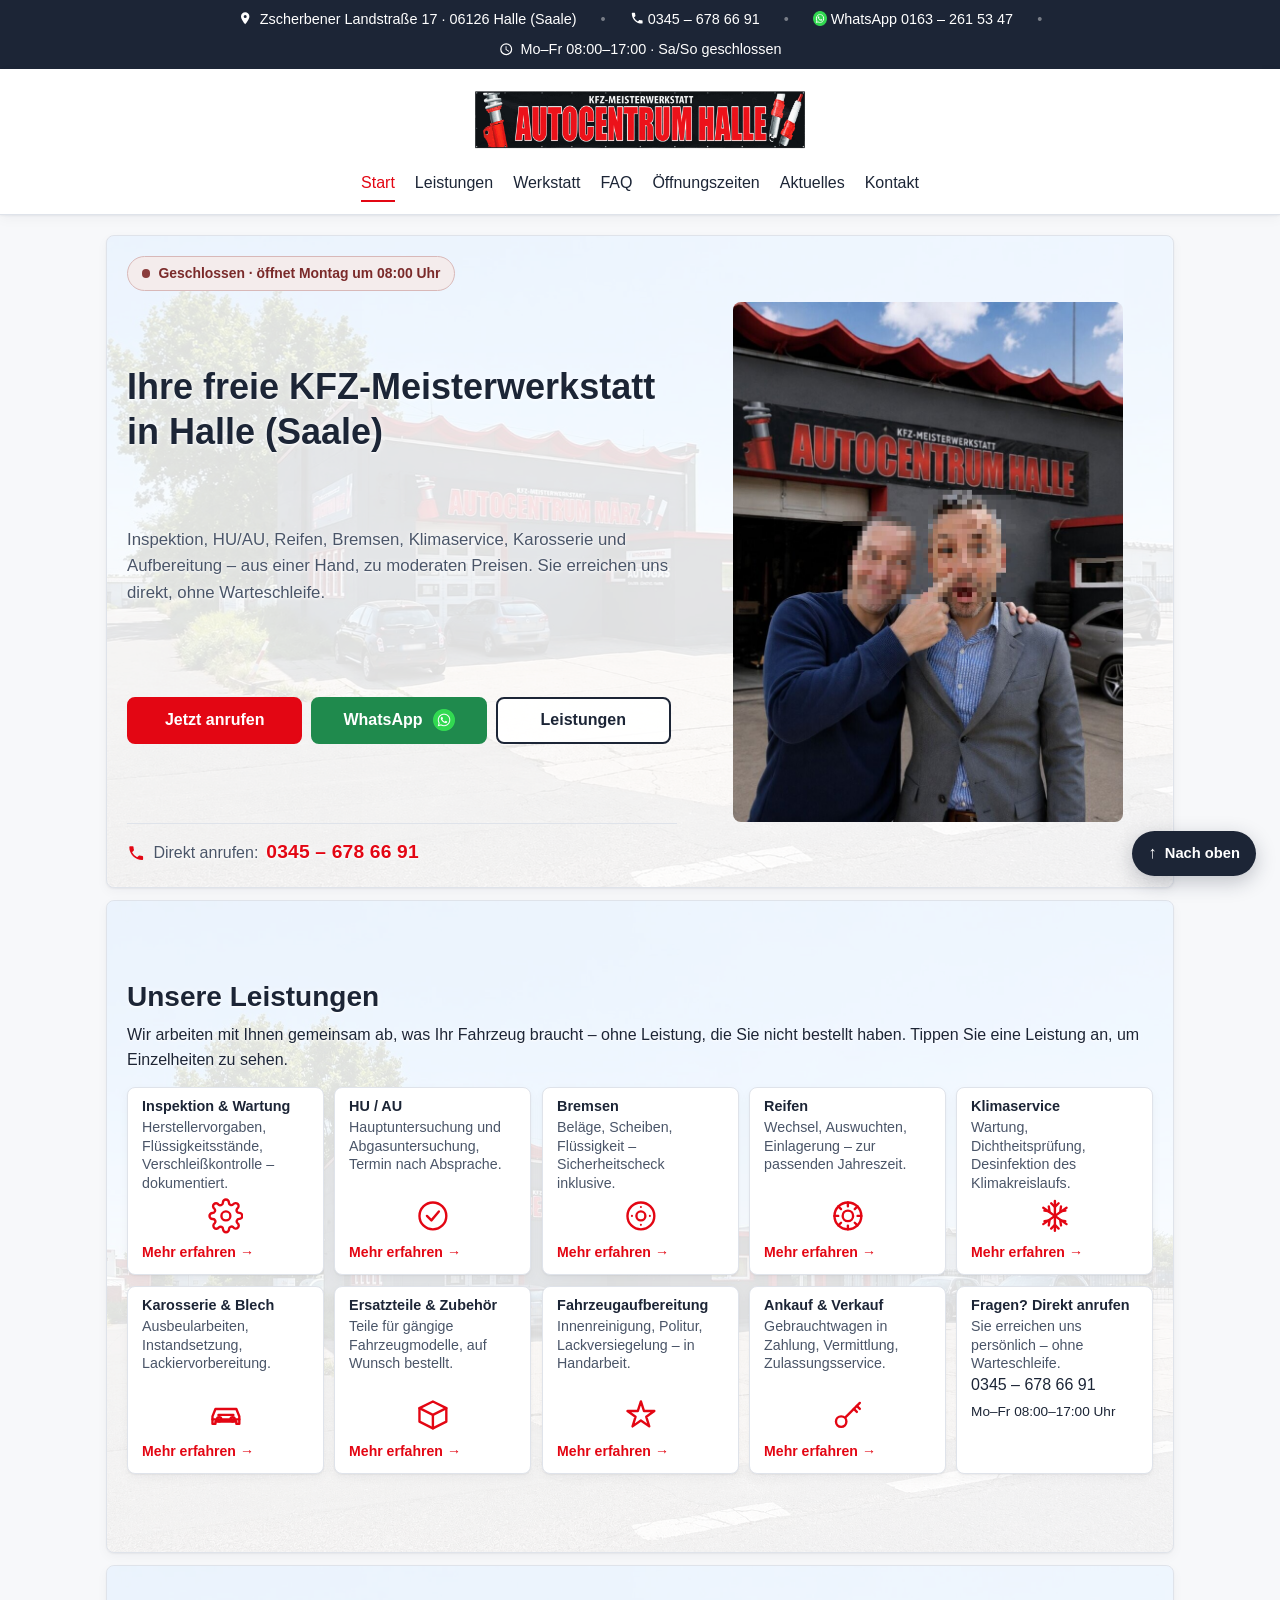
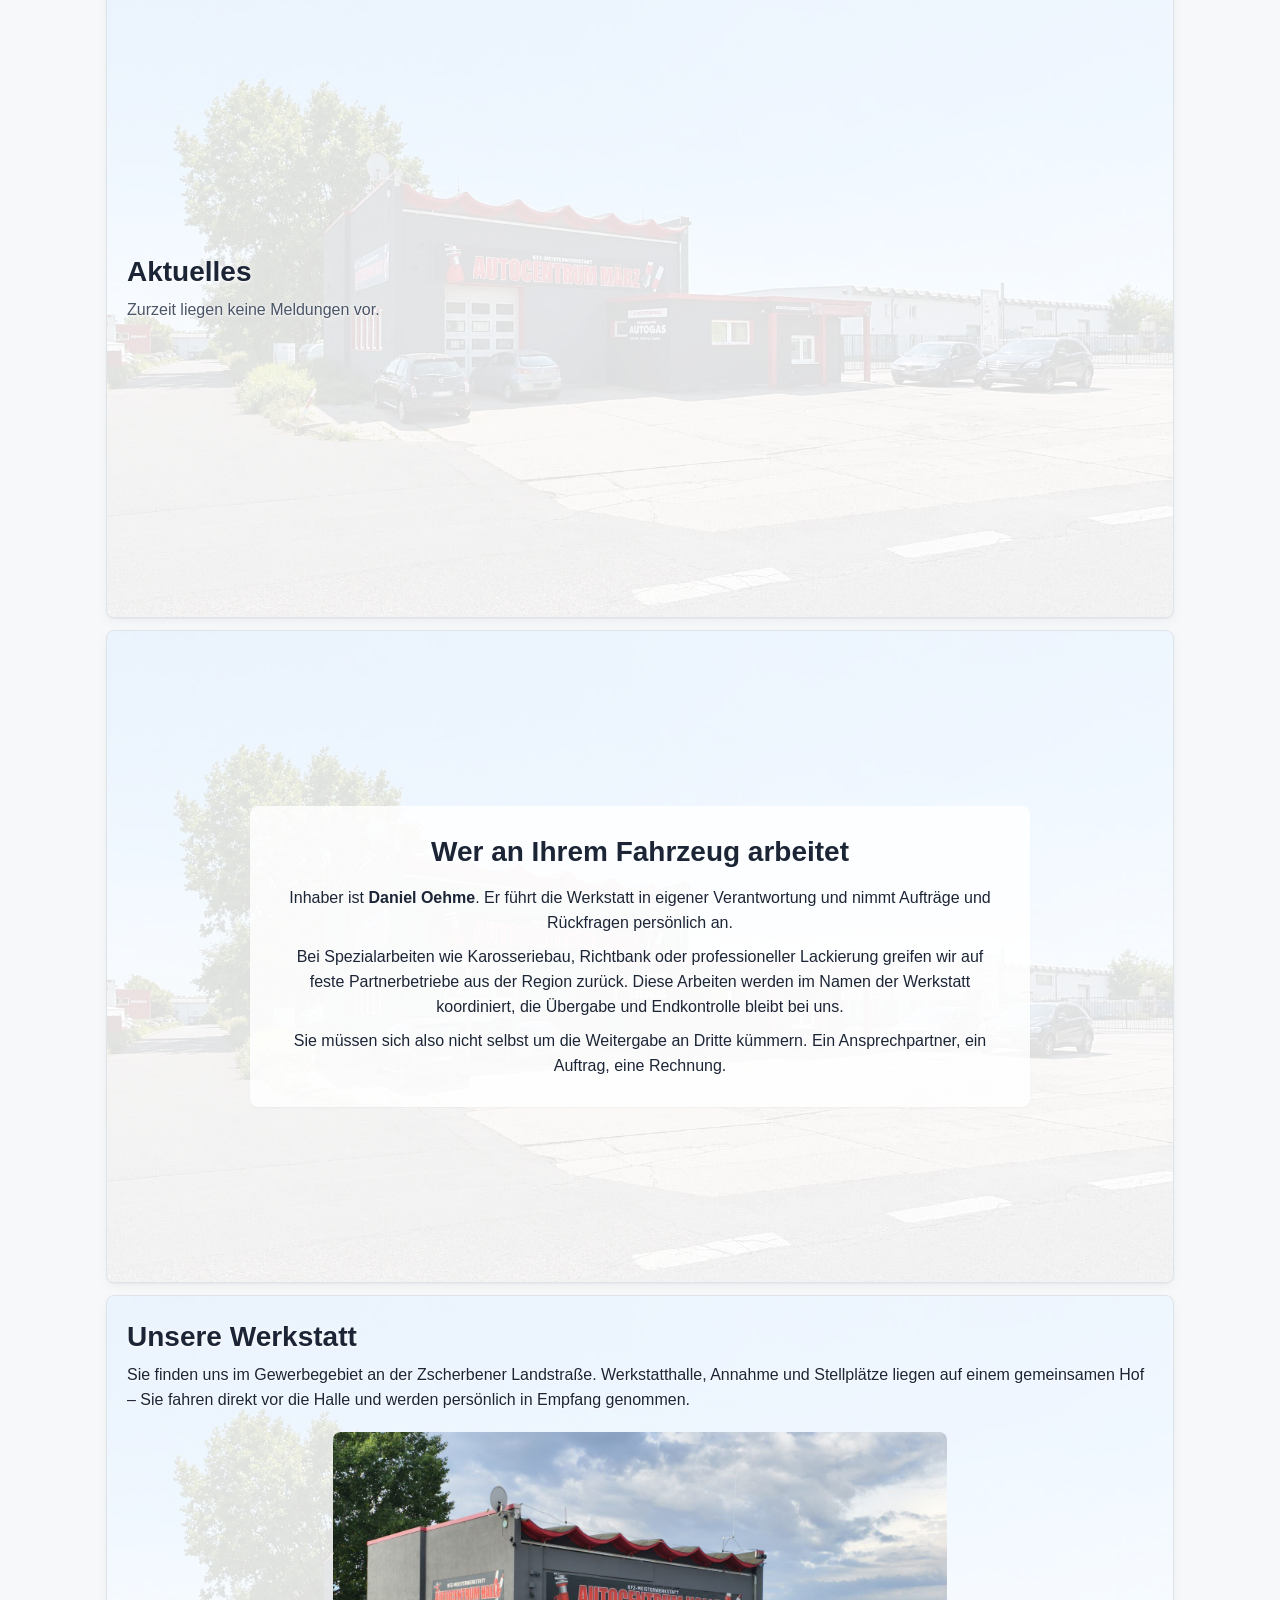
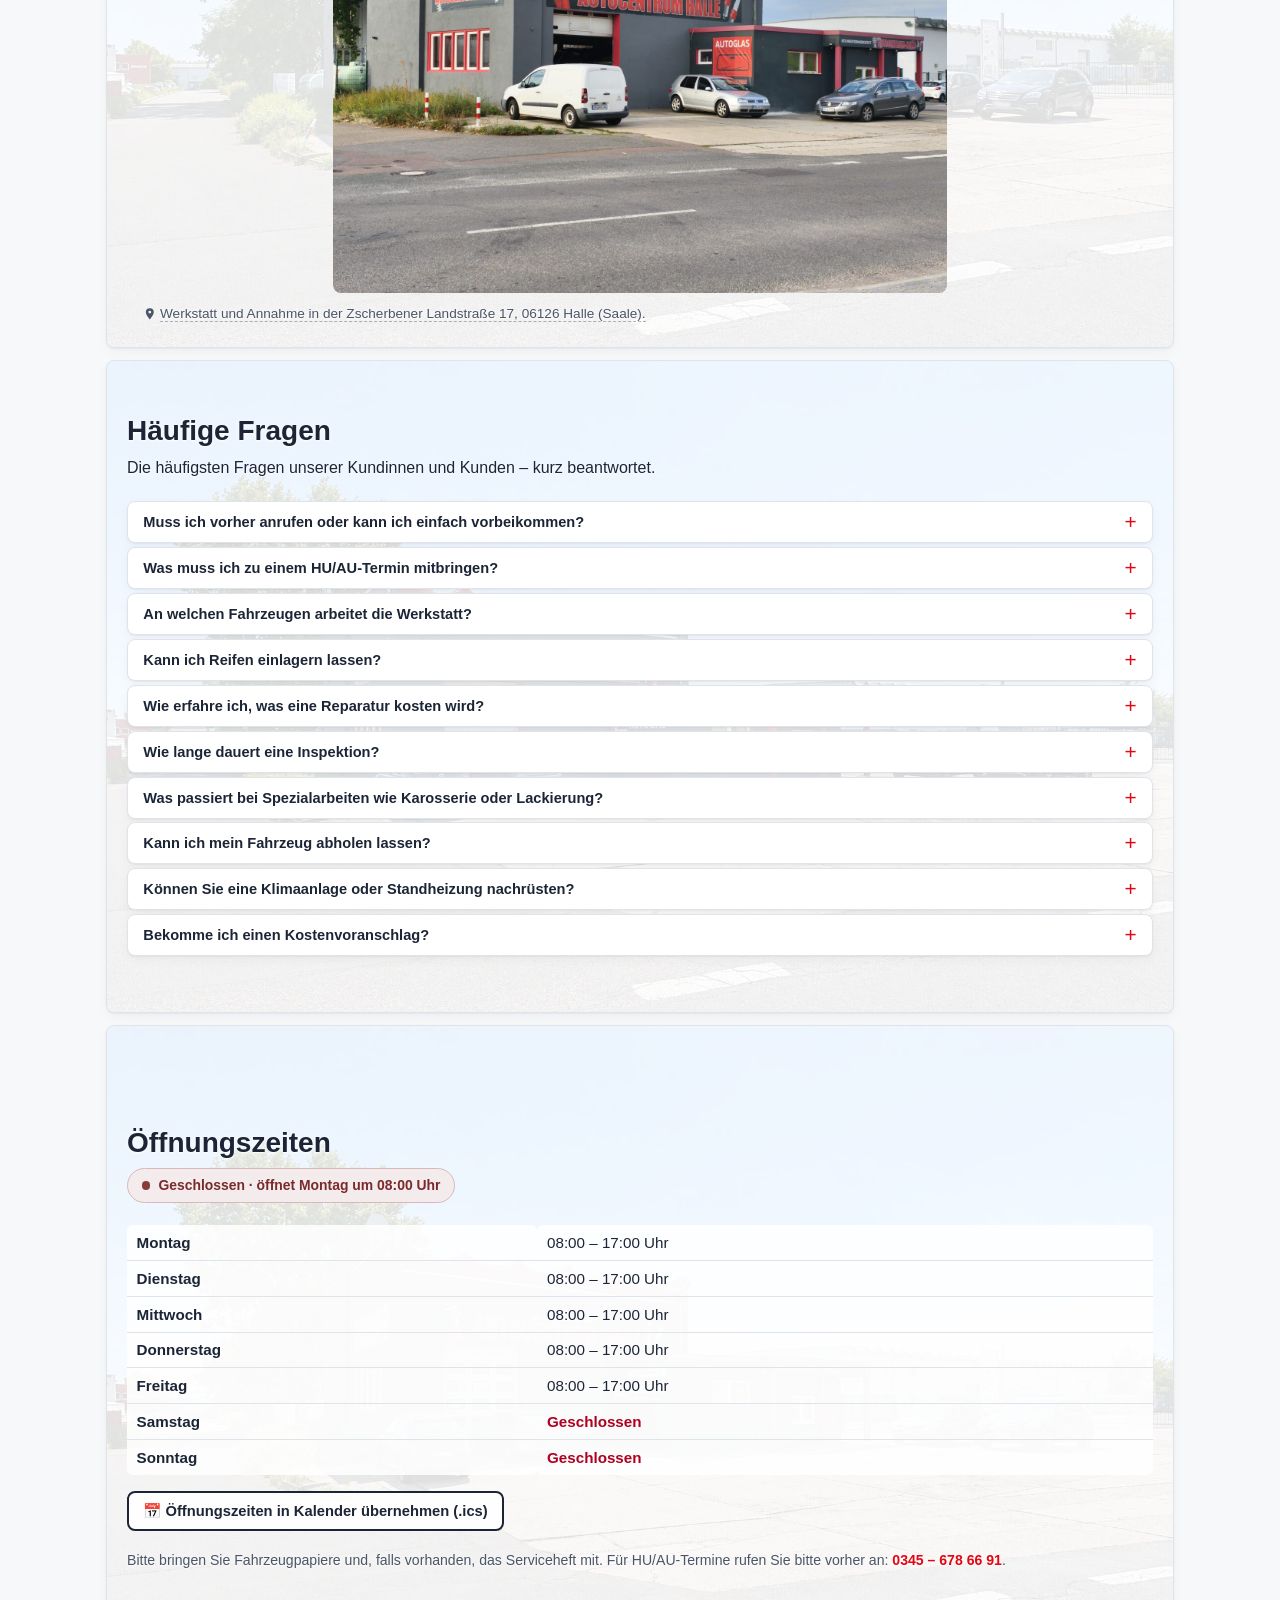
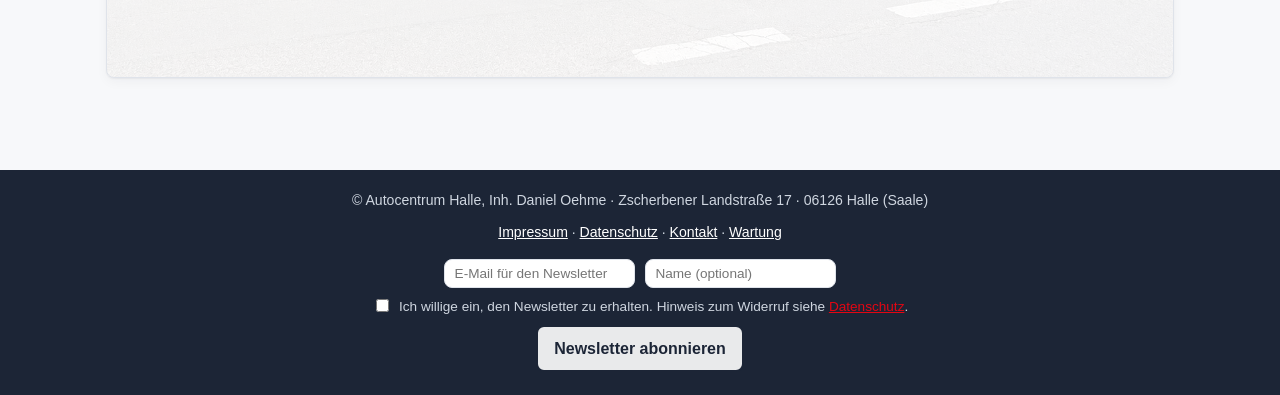
<file: index.html>
<!DOCTYPE html>
<html lang="de">
<head>
<meta charset="utf-8">
<meta name="viewport" content="width=device-width, initial-scale=1">
<title>Autocentrum Halle – KFZ-Meisterwerkstatt in Halle (Saale)</title>
<meta name="description" content="Freie KFZ-Meisterwerkstatt in Halle (Saale): Inspektion, HU/AU, Reifen, Bremsen, Ölwechsel, Klimaservice, Karosserie und Aufbereitung. Mo–Fr 08:00–17:00 Uhr, Zscherbener Landstraße 17.">
<!-- Bis zur erneuten öffentlichen Freigabe bleibt die Website auf "noindex, nofollow". Vor dem Live-Gang auf autocentrum-halle.de auf "index, follow" stellen. -->
<meta name="robots" content="noindex, nofollow">
<meta name="theme-color" content="#1c2536">
<link rel="icon" href="data:image/svg+xml,%3Csvg%20xmlns='http://www.w3.org/2000/svg'%20viewBox='0%200%2064%2064'%3E%3Crect%20width='64'%20height='64'%20rx='12'%20fill='%231c2536'/%3E%3Ctext%20x='32'%20y='41'%20font-family='Arial,Helvetica,sans-serif'%20font-size='26'%20font-weight='700'%20fill='%23e30613'%20text-anchor='middle'%3EAC%3C/text%3E%3C/svg%3E">
<link rel="canonical" href="https://www.autocentrum-halle.de/">
<meta property="og:type" content="website">
<meta property="og:locale" content="de_DE">
<meta property="og:site_name" content="Autocentrum Halle">
<meta property="og:title" content="Autocentrum Halle – KFZ-Meisterwerkstatt in Halle (Saale)">
<meta property="og:description" content="Freie KFZ-Meisterwerkstatt in Halle (Saale): Inspektion, HU/AU, Reifen, Bremsen, Ölwechsel, Klimaservice, Karosserie und Aufbereitung. Mo–Fr 08:00–17:00 Uhr, Zscherbener Landstraße 17.">
<meta property="og:url" content="https://www.autocentrum-halle.de/">
<meta property="og:image" content="https://www.autocentrum-halle.de/bilder/werkstatt-einfahrt.jpg">
<meta name="twitter:card" content="summary_large_image">
<link rel="preload" as="image" href="bilder/logo-autocentrum-halle.png">
<link rel="stylesheet" href="stil.css">
<script type="application/ld+json">
{
  "@context": "https://schema.org",
  "@type": "AutoRepair",
  "name": "Autocentrum Halle",
  "description": "Freie KFZ-Meisterwerkstatt in Halle (Saale). Inspektion, HU/AU, Reifen, Bremsen, Ölwechsel, Batterieservice, Klimaservice, Karosserie und Aufbereitung.",
  "url": "https://www.autocentrum-halle.de/",
  "image": "https://www.autocentrum-halle.de/bilder/werkstatt-aussen.jpg",
  "telephone": "+49 345 6786691",
  "email": "info@autocentrum-halle.de",
  "vatID": "DE247804532",
  "sameAs": [
    "https://maps.app.goo.gl/aPtf8YcsTzUN7TdNA"
  ],
  "owner": {
    "@type": "Person",
    "name": "Daniel Oehme"
  },
  "address": {
    "@type": "PostalAddress",
    "streetAddress": "Zscherbener Landstraße 17",
    "postalCode": "06126",
    "addressLocality": "Halle (Saale)",
    "addressCountry": "DE"
  },
  "openingHoursSpecification": [
    {
      "@type": "OpeningHoursSpecification",
      "dayOfWeek": ["Monday", "Tuesday", "Wednesday", "Thursday", "Friday"],
      "opens": "08:00",
      "closes": "17:00"
    }
  ],
  "hasOfferCatalog": {
    "@type": "OfferCatalog",
    "name": "Leistungen",
    "itemListElement": [
      { "@type": "Offer", "itemOffered": { "@type": "Service", "name": "Inspektion und Wartung" } },
      { "@type": "Offer", "itemOffered": { "@type": "Service", "name": "Frühjahrs- und Wintercheck" } },
      { "@type": "Offer", "itemOffered": { "@type": "Service", "name": "HU und AU (Hauptuntersuchung und Abgasuntersuchung)" } },
      { "@type": "Offer", "itemOffered": { "@type": "Service", "name": "Bremsenservice" } },
      { "@type": "Offer", "itemOffered": { "@type": "Service", "name": "Reifenservice und Einlagerung" } },
      { "@type": "Offer", "itemOffered": { "@type": "Service", "name": "Ölwechsel" } },
      { "@type": "Offer", "itemOffered": { "@type": "Service", "name": "Batterieservice" } },
      { "@type": "Offer", "itemOffered": { "@type": "Service", "name": "Stoßdämpfer" } },
      { "@type": "Offer", "itemOffered": { "@type": "Service", "name": "Klimaservice" } },
      { "@type": "Offer", "itemOffered": { "@type": "Service", "name": "Nachrüstung von Klimaanlage und Standheizung" } },
      { "@type": "Offer", "itemOffered": { "@type": "Service", "name": "Karosserie- und Blecharbeiten" } },
      { "@type": "Offer", "itemOffered": { "@type": "Service", "name": "Ersatzteile und Zubehör" } },
      { "@type": "Offer", "itemOffered": { "@type": "Service", "name": "Fahrzeugaufbereitung" } },
      { "@type": "Offer", "itemOffered": { "@type": "Service", "name": "Ankauf und Verkauf von Gebrauchtwagen" } }
    ]
  }
}
</script>
<script type="application/ld+json">
{
  "@context": "https://schema.org",
  "@type": "FAQPage",
  "mainEntity": [
    {
      "@type": "Question",
      "name": "Muss ich vorher anrufen oder kann ich einfach vorbeikommen?",
      "acceptedAnswer": {
        "@type": "Answer",
        "text": "Beides ist möglich. Für HU/AU-Termine und größere Arbeiten bitten wir um eine kurze telefonische Anmeldung, damit wir ausreichend Zeit einplanen können. Kleinere Anliegen können wir oft auch spontan während der Öffnungszeiten annehmen – ein kurzer Anruf vorab spart Ihnen Wartezeit."
      }
    },
    {
      "@type": "Question",
      "name": "Was muss ich zu einem HU/AU-Termin mitbringen?",
      "acceptedAnswer": {
        "@type": "Answer",
        "text": "Bitte bringen Sie die Fahrzeugpapiere und, falls vorhanden, das Serviceheft mit. So können wir alle relevanten Angaben direkt prüfen."
      }
    },
    {
      "@type": "Question",
      "name": "An welchen Fahrzeugen arbeitet die Werkstatt?",
      "acceptedAnswer": {
        "@type": "Answer",
        "text": "Wir arbeiten an gängigen Fahrzeugmodellen. Bei speziellen Anliegen rufen Sie uns bitte kurz an – wir sagen Ihnen offen, ob wir die Arbeit selbst übernehmen können oder an einen festen Partnerbetrieb weitergeben."
      }
    },
    {
      "@type": "Question",
      "name": "Kann ich Reifen einlagern lassen?",
      "acceptedAnswer": {
        "@type": "Answer",
        "text": "Ja. Reifenwechsel, Auswuchten und Einlagerung gehören zu unserem Leistungsangebot. Fragen Sie uns nach den Konditionen für Ihren Reifensatz."
      }
    },
    {
      "@type": "Question",
      "name": "Wie erfahre ich, was eine Reparatur kosten wird?",
      "acceptedAnswer": {
        "@type": "Answer",
        "text": "Rufen Sie uns unter <a href=\"tel:+493456786691\">0345 – 678 66 91</a> an oder schreiben Sie uns über das <a href=\"#nachricht\">Kontaktformular</a>. Wir schauen uns das Fahrzeug an und stimmen den Umfang vor Auftragsbeginn mit Ihnen ab."
      }
    },
    {
      "@type": "Question",
      "name": "Wie lange dauert eine Inspektion?",
      "acceptedAnswer": {
        "@type": "Answer",
        "text": "Die Dauer hängt von Fahrzeug und Umfang ab. Wir nennen Ihnen bei der Auftragsannahme eine realistische Einschätzung, wann Sie das Fahrzeug wieder abholen können."
      }
    },
    {
      "@type": "Question",
      "name": "Was passiert bei Spezialarbeiten wie Karosserie oder Lackierung?",
      "acceptedAnswer": {
        "@type": "Answer",
        "text": "Diese Arbeiten koordinieren wir mit festen Partnerbetrieben aus der Region. Die Übergabe, Absprachen und Endkontrolle laufen über uns – Sie haben weiterhin nur einen Ansprechpartner."
      }
    },
    {
      "@type": "Question",
      "name": "Kann ich mein Fahrzeug abholen lassen?",
      "acceptedAnswer": {
        "@type": "Answer",
        "text": "Ja. Auf Wunsch holen wir Ihr Fahrzeug ab und bringen es nach der Arbeit zurück – gegen Aufpreis. Sprechen Sie uns einfach an, wir stimmen Termin und Ablauf mit Ihnen ab."
      }
    },
    {
      "@type": "Question",
      "name": "Können Sie eine Klimaanlage oder Standheizung nachrüsten?",
      "acceptedAnswer": {
        "@type": "Answer",
        "text": "Ja. Wir rüsten Klimaanlagen und Standheizungen nachträglich ein und arbeiten dabei mit Paketen von Eberspächer und Webasto. Rufen Sie uns an – wir besprechen, was für Ihr Fahrzeug möglich ist."
      }
    },
    {
      "@type": "Question",
      "name": "Bekomme ich einen Kostenvoranschlag?",
      "acceptedAnswer": {
        "@type": "Answer",
        "text": "Sprechen Sie uns bitte direkt an. Wir sagen Ihnen, was möglich ist."
      }
    }
  ]
}</script>
</head>

<body>

<a class="skip-link" href="#inhalt">Zum Inhalt springen</a>

<a id="oben" class="anker-oben" aria-hidden="true"></a>

  <div class="sticky-bereich">

    <div class="kontaktleiste" role="region" aria-label="Kontakt und Öffnungszeiten auf einen Blick">
      <div class="kontaktleiste-inhalt">
        <a href="https://maps.app.goo.gl/aPtf8YcsTzUN7TdNA" target="_blank" rel="noopener noreferrer"
           aria-label="Adresse auf Google Maps anzeigen (öffnet in neuem Fenster)">
          <span class="symbol" aria-hidden="true"><svg class="svg-symbol" viewBox="0 0 24 24" focusable="false"><path d="M12 2a7 7 0 0 0-7 7c0 5.25 7 13 7 13s7-7.75 7-13a7 7 0 0 0-7-7Zm0 9.5A2.5 2.5 0 1 1 14.5 9 2.5 2.5 0 0 1 12 11.5Z"/></svg></span>
          Zscherbener Landstraße 17 · 06126 Halle (Saale)
        </a>
        <span class="trenner" aria-hidden="true">•</span>
        <a href="tel:+493456786691">
          <span class="symbol" aria-hidden="true"><svg class="svg-symbol" viewBox="0 0 24 24" focusable="false"><path d="M6.62 10.79a15.05 15.05 0 0 0 6.59 6.59l2.2-2.2a1 1 0 0 1 1.02-.24c1.12.37 2.33.57 3.57.57a1 1 0 0 1 1 1V20a1 1 0 0 1-1 1C10.61 21 3 13.39 3 4a1 1 0 0 1 1-1h3.5a1 1 0 0 1 1 1c0 1.24.2 2.45.57 3.57a1 1 0 0 1-.25 1.02l-2.2 2.2Z"/></svg></span>0345 – 678 66 91
        </a>
        <span class="trenner" aria-hidden="true">•</span>
        <a href="https://wa.me/491632615347" target="_blank" rel="noopener noreferrer"
           aria-label="WhatsApp-Chat öffnen (öffnet in neuem Fenster)">
          <span class="symbol" aria-hidden="true"><img class="svg-symbol" src="bilder/whatsapp-logo-44.png" alt="" width="22" height="22" decoding="async"></span>WhatsApp 0163 – 261 53 47
        </a>
        <span class="trenner" aria-hidden="true">•</span>
        <span>
          <span class="symbol" aria-hidden="true"><svg class="svg-symbol" viewBox="0 0 24 24" focusable="false"><path d="M12 2a10 10 0 1 0 0 20 10 10 0 0 0 0-20Zm0 18a8 8 0 1 1 0-16 8 8 0 0 1 0 16Zm.5-13H11v6l5.25 3.15.75-1.23-4.5-2.67Z"/></svg></span>
          <span data-zeiten-hinweis>Mo–Fr 08:00–17:00 · Sa/So geschlossen</span>
        </span>
      </div>
    </div>

    <header class="kopfzeile">
      <div class="kopfzeile-inhalt">
        <div class="kopfzeile-zeile mit-ankuendigung">
          <span class="ankuendigung-links" aria-hidden="true"></span>
          <a class="marke" href="index.html#oben" aria-label="Autocentrum Halle – zum Seitenanfang"><img src="bilder/logo-autocentrum-halle.png" alt="Autocentrum Halle" width="1100" height="377" loading="eager" decoding="async"></a>
          <span class="ankuendigung-rechts" aria-hidden="true"></span>
          <button type="button" class="menue-schalter" id="menue-schalter" aria-expanded="false" aria-controls="mobil-menue" aria-label="Menü öffnen">
            <span class="menue-icon" aria-hidden="true"></span>
            <span>Menü</span>
          </button>
        </div>

        <!-- v124: Am Handy ist die Kontaktleiste ausgeblendet und neben dem Logo ist
             kein Platz — die Ankündigung erscheint deshalb als eigene Zeile oben im
             Kopfbereich. Am Rechner bleibt der Streifen verborgen. -->
        <p class="mobil-ankuendigung" data-ankuendigung-mobil hidden>
          <span class="symbol" aria-hidden="true">📅</span>
          <span data-ankuendigung-mobil-text></span>
        </p>

        <nav class="hauptnav" aria-label="Hauptnavigation">
          <ul>
          <li><a href="index.html#oben" class="nav-aktiv" aria-current="page">Start</a></li>
          <li><a href="index.html#leistungen">Leistungen</a></li>
          <li><a href="index.html#werkstatt">Werkstatt</a></li>
          <li><a href="index.html#faq">FAQ</a></li>
          <li><a href="index.html#oeffnungszeiten">Öffnungszeiten</a></li>
          <li><a href="index.html#aktuelles">Aktuelles</a></li>
          <li><a href="kontakt.html">Kontakt</a></li>
            <li>
              <span class="nav-zaehler" aria-label="Zähler der Seitenaufrufe">
                <span>Aufrufe:</span>
                <span class="zaehler-zahl" id="aufrufezahl">–</span>
              </span>
            </li>
          </ul>
        </nav>

        <nav class="mobil-menue" id="mobil-menue" aria-label="Hauptnavigation (mobil)" hidden>
          <ul>
          <li><a href="index.html#oben" class="nav-aktiv" aria-current="page">Start</a></li>
          <li><a href="index.html#leistungen">Leistungen</a></li>
          <li><a href="index.html#werkstatt">Werkstatt</a></li>
          <li><a href="index.html#faq">FAQ</a></li>
          <li><a href="index.html#oeffnungszeiten">Öffnungszeiten</a></li>
          <li><a href="index.html#aktuelles">Aktuelles</a></li>
          <li><a href="kontakt.html">Kontakt</a></li>
          </ul>
          <ul class="menue-recht">
            <li><a href="impressum.html">Impressum</a></li>
            <li><a href="datenschutz.html">Datenschutzerklärung</a></li>
          </ul>
        </nav>
      </div>
    </header>

  </div>

<main id="inhalt">

  <section class="hero" aria-labelledby="hero-titel">
    <div class="hero-text reveal">
      <div class="status-zeile">
        <p class="status-badge" data-oeffnungsstatus role="status" aria-live="polite">
          <span class="status-punkt" aria-hidden="true"></span>
          <span class="status-text">Mo–Fr 08:00–17:00 Uhr</span>
        </p>
      </div>

      <h1 id="hero-titel">Ihre freie KFZ-Meisterwerkstatt in Halle (Saale)</h1>
      <p class="lead">
        Inspektion, HU/AU, Reifen, Bremsen, Klimaservice, Karosserie und Aufbereitung –
        aus einer Hand, zu moderaten Preisen. Sie erreichen uns direkt, ohne Warteschleife.
      </p>

      <div class="cta-reihe">
        <a class="btn" href="tel:+493456786691">Jetzt anrufen</a>
        <a class="btn btn-whatsapp" href="https://wa.me/491632615347" target="_blank" rel="noopener noreferrer">WhatsApp<img class="btn-logo" src="bilder/whatsapp-logo-44.png" alt="" aria-hidden="true" width="22" height="22" loading="eager" decoding="async"></a>
        <a class="btn btn-zweit" href="#leistungen">Leistungen</a>
      </div>

      <p class="hero-telefon">
        <span class="anruf-symbol" aria-hidden="true"><svg class="svg-symbol" viewBox="0 0 24 24" focusable="false"><path d="M6.62 10.79a15.05 15.05 0 0 0 6.59 6.59l2.2-2.2a1 1 0 0 1 1.02-.24c1.12.37 2.33.57 3.57.57a1 1 0 0 1 1 1V20a1 1 0 0 1-1 1C10.61 21 3 13.39 3 4a1 1 0 0 1 1-1h3.5a1 1 0 0 1 1 1c0 1.24.2 2.45.57 3.57a1 1 0 0 1-.25 1.02l-2.2 2.2Z"/></svg></span>
        <span>Direkt anrufen:</span>
        <a href="tel:+493456786691">0345 – 678 66 91</a>
      </p>
    </div>

    <figure class="hero-bild reveal" style="transition-delay: 140ms">
      <img src="bilder/team-autocentrum-halle.jpg"
           alt="Zwei Mitarbeiter des Autocentrum Halle vor der Werkstatt."
           width="800" height="1067"
           loading="eager" fetchpriority="high" decoding="async">
    </figure>
  </section>

  <section id="leistungen" class="karte" aria-labelledby="leistungen-titel">
    <h2 id="leistungen-titel">Unsere Leistungen</h2>
    <p>Wir arbeiten mit Ihnen gemeinsam ab, was Ihr Fahrzeug braucht – ohne Leistung, die Sie nicht bestellt haben. Tippen Sie eine Leistung an, um Einzelheiten zu sehen.</p>

    <div class="leistungen">
      <a class="leistung reveal" href="leistungen/inspektion-wartung.html">
        <h3>Inspektion &amp; Wartung</h3>
        <p>Herstellervorgaben, Flüssigkeitsstände, Verschleißkontrolle – dokumentiert.</p>
        <div class="leistung-symbol" aria-hidden="true">
          <svg viewBox="0 0 24 24" fill="none" stroke="currentColor" stroke-width="1.6" stroke-linecap="round" stroke-linejoin="round">
            <circle cx="12" cy="12" r="3"/>
            <path d="M19.4 15a1.7 1.7 0 0 0 .3 1.8l.1.1a2 2 0 1 1-2.8 2.8l-.1-.1a1.7 1.7 0 0 0-1.8-.3 1.7 1.7 0 0 0-1 1.5V21a2 2 0 1 1-4 0v-.1a1.7 1.7 0 0 0-1-1.5 1.7 1.7 0 0 0-1.8.3l-.1.1a2 2 0 1 1-2.8-2.8l.1-.1a1.7 1.7 0 0 0 .3-1.8 1.7 1.7 0 0 0-1.5-1H3a2 2 0 1 1 0-4h.1A1.7 1.7 0 0 0 4.6 9a1.7 1.7 0 0 0-.3-1.8l-.1-.1a2 2 0 1 1 2.8-2.8l.1.1a1.7 1.7 0 0 0 1.8.3H9a1.7 1.7 0 0 0 1-1.5V3a2 2 0 1 1 4 0v.1a1.7 1.7 0 0 0 1 1.5 1.7 1.7 0 0 0 1.8-.3l.1-.1a2 2 0 1 1 2.8 2.8l-.1.1a1.7 1.7 0 0 0-.3 1.8V9a1.7 1.7 0 0 0 1.5 1H21a2 2 0 1 1 0 4h-.1a1.7 1.7 0 0 0-1.5 1z"/>
          </svg>
        </div>
        <span class="kachel-mehr">Mehr erfahren</span>
      </a>
      <a class="leistung reveal" href="leistungen/hu-au.html">
        <h3>HU / AU</h3>
        <p>Hauptuntersuchung und Abgasuntersuchung, Termin nach Absprache.</p>
        <div class="leistung-symbol" aria-hidden="true">
          <svg viewBox="0 0 24 24" fill="none" stroke="currentColor" stroke-width="1.6" stroke-linecap="round" stroke-linejoin="round">
            <circle cx="12" cy="12" r="9"/>
            <path d="m8 12 3 3 5-6"/>
          </svg>
        </div>
        <span class="kachel-mehr">Mehr erfahren</span>
      </a>
      <a class="leistung reveal" href="leistungen/bremsen.html">
        <h3>Bremsen</h3>
        <p>Beläge, Scheiben, Flüssigkeit – Sicherheitscheck inklusive.</p>
        <div class="leistung-symbol" aria-hidden="true">
          <svg viewBox="0 0 24 24" fill="none" stroke="currentColor" stroke-width="1.6" stroke-linecap="round" stroke-linejoin="round">
            <circle cx="12" cy="12" r="9"/>
            <circle cx="12" cy="12" r="3"/>
            <circle cx="12" cy="6" r="0.7" fill="currentColor" stroke="none"/>
            <circle cx="12" cy="18" r="0.7" fill="currentColor" stroke="none"/>
            <circle cx="6" cy="12" r="0.7" fill="currentColor" stroke="none"/>
            <circle cx="18" cy="12" r="0.7" fill="currentColor" stroke="none"/>
          </svg>
        </div>
        <span class="kachel-mehr">Mehr erfahren</span>
      </a>
      <a class="leistung reveal" href="leistungen/reifen.html">
        <h3>Reifen</h3>
        <p>Wechsel, Auswuchten, Einlagerung – zur passenden Jahreszeit.</p>
        <div class="leistung-symbol" aria-hidden="true">
          <svg viewBox="0 0 24 24" fill="none" stroke="currentColor" stroke-width="1.6" stroke-linecap="round" stroke-linejoin="round">
            <circle cx="12" cy="12" r="9"/>
            <circle cx="12" cy="12" r="3.5"/>
            <path d="M12 3v2.5M12 18.5V21M3 12h2.5M18.5 12H21M5.6 5.6l1.8 1.8M16.6 16.6l1.8 1.8M5.6 18.4l1.8-1.8M16.6 7.4l1.8-1.8"/>
          </svg>
        </div>
        <span class="kachel-mehr">Mehr erfahren</span>
      </a>
      <a class="leistung reveal" href="leistungen/klimaservice.html">
        <h3>Klimaservice</h3>
        <p>Wartung, Dichtheitsprüfung, Desinfektion des Klimakreislaufs.</p>
        <div class="leistung-symbol" aria-hidden="true">
          <svg viewBox="0 0 24 24" fill="none" stroke="currentColor" stroke-width="1.6" stroke-linecap="round" stroke-linejoin="round">
            <path d="M12 2v20"/>
            <path d="M4.2 6.5 19.8 17.5"/>
            <path d="M19.8 6.5 4.2 17.5"/>
            <path d="m9.5 3.5 2.5 2.5 2.5-2.5"/>
            <path d="m9.5 20.5 2.5-2.5 2.5 2.5"/>
            <path d="m5 8.5 3.4.5-.5-3.4"/>
            <path d="m19 15.5-3.4-.5.5 3.4"/>
            <path d="m5 15.5 3.4-.5-.5 3.4"/>
            <path d="m19 8.5-3.4.5.5-3.4"/>
          </svg>
        </div>
        <span class="kachel-mehr">Mehr erfahren</span>
      </a>
      <a class="leistung reveal" href="leistungen/karosserie-blech.html">
        <h3>Karosserie &amp; Blech</h3>
        <p>Ausbeularbeiten, Instandsetzung, Lackiervorbereitung.</p>
        <div class="leistung-symbol" aria-hidden="true">
          <svg viewBox="0 0 24 24" fill="none" stroke="currentColor" stroke-width="1.6" stroke-linecap="round" stroke-linejoin="round">
            <path d="M3 15v-2l2-5h14l2 5v2"/>
            <path d="M3 15h18v3h-2v-1.5H5V18H3z"/>
            <path d="M7 12h10"/>
            <circle cx="7.5" cy="15" r="1.4"/>
            <circle cx="16.5" cy="15" r="1.4"/>
          </svg>
        </div>
        <span class="kachel-mehr">Mehr erfahren</span>
      </a>
      <a class="leistung reveal" href="leistungen/ersatzteile-zubehoer.html">
        <h3>Ersatzteile &amp; Zubehör</h3>
        <p>Teile für gängige Fahrzeugmodelle, auf Wunsch bestellt.</p>
        <div class="leistung-symbol" aria-hidden="true">
          <svg viewBox="0 0 24 24" fill="none" stroke="currentColor" stroke-width="1.6" stroke-linecap="round" stroke-linejoin="round">
            <path d="M3 7.5 12 3l9 4.5-9 4.5z"/>
            <path d="M3 7.5v9l9 4.5 9-4.5v-9"/>
            <path d="M12 12v9"/>
          </svg>
        </div>
        <span class="kachel-mehr">Mehr erfahren</span>
      </a>
      <a class="leistung reveal" href="leistungen/fahrzeugaufbereitung.html">
        <h3>Fahrzeugaufbereitung</h3>
        <p>Innenreinigung, Politur, Lackversiegelung – in Handarbeit.</p>
        <div class="leistung-symbol" aria-hidden="true">
          <svg viewBox="0 0 24 24" fill="none" stroke="currentColor" stroke-width="1.6" stroke-linecap="round" stroke-linejoin="round">
            <path d="m12 3 2.1 6.4H21l-5.4 3.9 2 6.4L12 15.8 6.4 19.7l2-6.4L3 9.4h6.9z"/>
          </svg>
        </div>
        <span class="kachel-mehr">Mehr erfahren</span>
      </a>
      <a class="leistung reveal" href="leistungen/ankauf-verkauf.html">
        <h3>Ankauf &amp; Verkauf</h3>
        <p>Gebrauchtwagen in Zahlung, Vermittlung, Zulassungsservice.</p>
        <div class="leistung-symbol" aria-hidden="true">
          <svg viewBox="0 0 24 24" fill="none" stroke="currentColor" stroke-width="1.6" stroke-linecap="round" stroke-linejoin="round">
            <circle cx="7.5" cy="16.5" r="3.5"/>
            <path d="m10.5 13.5 9.5-9.5"/>
            <path d="m16 8 2 2"/>
            <path d="m18 6 2 2"/>
          </svg>
        </div>
        <span class="kachel-mehr">Mehr erfahren</span>
      </a>
      <a class="leistung reveal" href="tel:+493456786691">
        <h3>Fragen? Direkt anrufen</h3>
        <p>Sie erreichen uns persönlich – ohne Warteschleife.</p>
        <div>
          <span class="cta-nummer">0345 – 678 66 91</span>
          <span class="cta-zeiten">Mo–Fr 08:00–17:00 Uhr</span>
        </div>
      </a>
    </div>
  </section>

  <!-- v118: Aktuelles. Seit „Aktuelles" in der Navigation steht, muss die Kachel
       IMMER da sein — sonst liefe der Menüpunkt ins Leere, solange keine Meldung
       vorliegt. Ohne Meldungen steht deshalb ein kurzer Satz darin. -->
  <section id="aktuelles" class="karte" aria-labelledby="aktuelles-titel">
    <h2 id="aktuelles-titel">Aktuelles</h2>
    <ul class="aktuelles-liste" data-aktuelles-liste></ul>
    <p class="aktuelles-leer" data-aktuelles-leer>Zurzeit liegen keine Meldungen vor.</p>
  </section>

  <section class="karte" aria-labelledby="team-titel">
    <div class="karte-text-lesbar reveal">
      <h2 id="team-titel">Wer an Ihrem Fahrzeug arbeitet</h2>
      <p>
        Inhaber ist <strong>Daniel Oehme</strong>. Er führt die Werkstatt in eigener Verantwortung
        und nimmt Aufträge und Rückfragen persönlich an.
      </p>
      <p>
        Bei Spezialarbeiten wie Karosseriebau, Richtbank oder professioneller Lackierung greifen
        wir auf feste Partnerbetriebe aus der Region zurück. Diese Arbeiten werden im Namen der
        Werkstatt koordiniert, die Übergabe und Endkontrolle bleibt bei uns.
      </p>
      <p>
        Sie müssen sich also nicht selbst um die Weitergabe an Dritte kümmern. Ein Ansprechpartner,
        ein Auftrag, eine Rechnung.
      </p>
    </div>
  </section>

<section id="werkstatt" class="karte" aria-labelledby="werkstatt-titel">
    <h2 id="werkstatt-titel">Unsere Werkstatt</h2>
    <p>
      Sie finden uns im Gewerbegebiet an der Zscherbener Landstraße. Werkstatthalle,
      Annahme und Stellplätze liegen auf einem gemeinsamen Hof – Sie fahren direkt vor
      die Halle und werden persönlich in Empfang genommen.
    </p>

    <figure class="werkstatt-bild reveal">
      <a class="werkstatt-bild-link"
         href="https://maps.app.goo.gl/aPtf8YcsTzUN7TdNA"
         target="_blank"
         rel="noopener noreferrer"
         aria-label="Standort auf Google Maps anzeigen (öffnet in neuem Fenster)">
        <img src="bilder/werkstatt-einfahrt.jpg"
             alt="Außenansicht der Werkstatt Autocentrum Halle mit rotem Schriftzug und Werkstatthalle."
             width="1600" height="1200"
             loading="lazy"
             decoding="async">
      </a>
      <figcaption>
        <span class="werkstatt-pin" aria-hidden="true"><svg class="svg-symbol" viewBox="0 0 24 24" focusable="false"><path d="M12 2a7 7 0 0 0-7 7c0 5.25 7 13 7 13s7-7.75 7-13a7 7 0 0 0-7-7Zm0 9.5A2.5 2.5 0 1 1 14.5 9 2.5 2.5 0 0 1 12 11.5Z"/></svg></span><a class="werkstatt-text-link"
           href="https://maps.app.goo.gl/aPtf8YcsTzUN7TdNA"
           target="_blank"
           rel="noopener noreferrer">Werkstatt und Annahme in der Zscherbener Landstraße 17, 06126 Halle (Saale).</a>
      </figcaption>
    </figure>
  </section>

  <section id="faq" class="karte" aria-labelledby="faq-titel">
    <h2 id="faq-titel">Häufige Fragen</h2>
    <p>Die häufigsten Fragen unserer Kundinnen und Kunden – kurz beantwortet.</p>

    <div class="faq-liste">
      <details class="faq-item reveal">
        <summary>Muss ich vorher anrufen oder kann ich einfach vorbeikommen?</summary>
        <div class="faq-antwort">
          <div class="faq-antwort-inhalt">
            <p>Beides ist möglich. Für HU/AU-Termine und größere Arbeiten bitten wir um eine kurze telefonische Anmeldung, damit wir ausreichend Zeit einplanen können. Kleinere Anliegen können wir oft auch spontan während der Öffnungszeiten annehmen – ein kurzer Anruf vorab spart Ihnen Wartezeit.</p>
          </div>
        </div>
      </details>
      <details class="faq-item reveal">
        <summary>Was muss ich zu einem HU/AU-Termin mitbringen?</summary>
        <div class="faq-antwort">
          <div class="faq-antwort-inhalt">
            <p>Bitte bringen Sie die Fahrzeugpapiere und, falls vorhanden, das Serviceheft mit. So können wir alle relevanten Angaben direkt prüfen.</p>
          </div>
        </div>
      </details>
      <details class="faq-item reveal">
        <summary>An welchen Fahrzeugen arbeitet die Werkstatt?</summary>
        <div class="faq-antwort">
          <div class="faq-antwort-inhalt">
            <p>Wir arbeiten an gängigen Fahrzeugmodellen. Bei speziellen Anliegen rufen Sie uns bitte kurz an – wir sagen Ihnen offen, ob wir die Arbeit selbst übernehmen können oder an einen festen Partnerbetrieb weitergeben.</p>
          </div>
        </div>
      </details>
      <details class="faq-item reveal">
        <summary>Kann ich Reifen einlagern lassen?</summary>
        <div class="faq-antwort">
          <div class="faq-antwort-inhalt">
            <p>Ja. Reifenwechsel, Auswuchten und Einlagerung gehören zu unserem Leistungsangebot. Fragen Sie uns nach den Konditionen für Ihren Reifensatz.</p>
          </div>
        </div>
      </details>
      <details class="faq-item reveal">
        <summary>Wie erfahre ich, was eine Reparatur kosten wird?</summary>
        <div class="faq-antwort">
          <div class="faq-antwort-inhalt">
            <p>Rufen Sie uns unter <a href="tel:+493456786691">0345 – 678 66 91</a> an oder schreiben Sie uns über das <a href="kontakt.html">Kontaktformular</a>. Wir schauen uns das Fahrzeug an und stimmen den Umfang vor Auftragsbeginn mit Ihnen ab.</p>
          </div>
        </div>
      </details>
      <details class="faq-item reveal">
        <summary>Wie lange dauert eine Inspektion?</summary>
        <div class="faq-antwort">
          <div class="faq-antwort-inhalt">
            <p>Die Dauer hängt von Fahrzeug und Umfang ab. Wir nennen Ihnen bei der Auftragsannahme eine realistische Einschätzung, wann Sie das Fahrzeug wieder abholen können.</p>
          </div>
        </div>
      </details>
      <details class="faq-item reveal">
        <summary>Was passiert bei Spezialarbeiten wie Karosserie oder Lackierung?</summary>
        <div class="faq-antwort">
          <div class="faq-antwort-inhalt">
            <p>Diese Arbeiten koordinieren wir mit festen Partnerbetrieben aus der Region. Die Übergabe, Absprachen und Endkontrolle laufen über uns – Sie haben weiterhin nur einen Ansprechpartner.</p>
          </div>
        </div>
      </details>
      <details class="faq-item reveal">
        <summary>Kann ich mein Fahrzeug abholen lassen?</summary>
        <div class="faq-antwort">
          <div class="faq-antwort-inhalt">
            <p>Ja. Auf Wunsch holen wir Ihr Fahrzeug ab und bringen es nach der Arbeit zurück – gegen Aufpreis. Sprechen Sie uns einfach an, wir stimmen Termin und Ablauf mit Ihnen ab.</p>
          </div>
        </div>
      </details>
      <details class="faq-item reveal">
        <summary>Können Sie eine Klimaanlage oder Standheizung nachrüsten?</summary>
        <div class="faq-antwort">
          <div class="faq-antwort-inhalt">
            <p>Ja. Wir rüsten Klimaanlagen und Standheizungen nachträglich ein und arbeiten dabei mit Paketen von Eberspächer und Webasto. Rufen Sie uns an – wir besprechen, was für Ihr Fahrzeug möglich ist.</p>
          </div>
        </div>
      </details>
      <details class="faq-item reveal">
        <summary>Bekomme ich einen Kostenvoranschlag?</summary>
        <div class="faq-antwort">
          <div class="faq-antwort-inhalt">
            <p>Sprechen Sie uns bitte direkt an. Wir sagen Ihnen, was möglich ist.</p>
          </div>
        </div>
      </details>
    </div>
  </section>

  <section id="oeffnungszeiten" class="karte" aria-labelledby="oeffnungszeiten-titel">
    <h2 id="oeffnungszeiten-titel">Öffnungszeiten</h2>

    <div class="status-zeile">
      <p class="status-badge" data-oeffnungsstatus role="status" aria-live="polite">
        <span class="status-punkt" aria-hidden="true"></span>
        <span class="status-text">Mo–Fr 08:00–17:00 Uhr</span>
      </p>
    </div>

    <table class="oeffnungstabelle">
      <caption class="sr-only">Öffnungszeiten der Werkstatt</caption>
      <tbody>
        <tr><th scope="row">Montag</th><td>08:00 – 17:00 Uhr</td></tr>
        <tr><th scope="row">Dienstag</th><td>08:00 – 17:00 Uhr</td></tr>
        <tr><th scope="row">Mittwoch</th><td>08:00 – 17:00 Uhr</td></tr>
        <tr><th scope="row">Donnerstag</th><td>08:00 – 17:00 Uhr</td></tr>
        <tr><th scope="row">Freitag</th><td>08:00 – 17:00 Uhr</td></tr>
        <tr><th scope="row">Samstag</th><td class="status-zu">Geschlossen</td></tr>
        <tr><th scope="row">Sonntag</th><td class="status-zu">Geschlossen</td></tr>
      </tbody>
    </table>

    <p style="margin-top: 1rem;">
      <a class="btn btn-iks" href="#" id="ics-download" rel="nofollow">
        <span aria-hidden="true">📅</span> Öffnungszeiten in Kalender übernehmen (.ics)
      </a>
    </p>

    <p class="notiz">
      Bitte bringen Sie Fahrzeugpapiere und, falls vorhanden, das Serviceheft mit.
      Für HU/AU-Termine rufen Sie bitte vorher an:
      <a href="tel:+493456786691">0345 – 678 66 91</a>.
    </p>
  </section>


</main>

<a class="zurueck-button" href="#oben" aria-label="Nach oben">
  <span class="pfeil" aria-hidden="true">↑</span>
  <span class="beschriftung">Nach oben</span>
</a>

<!-- Notleiste – auf jeder Seite sofort erreichbar (Anrufen, WhatsApp, Route) -->
<div class="notleiste" id="notleiste" role="region" aria-label="Schnellkontakt">
  <div class="notleiste-inhalt">
    <a class="nl-anruf" href="tel:+493456786691" aria-label="Werkstatt anrufen: 0345 – 678 66 91">
      <span class="nl-symbol" aria-hidden="true"><svg viewBox="0 0 24 24" width="22" height="22" focusable="false"><path d="M6.62 10.79a15.05 15.05 0 0 0 6.59 6.59l2.2-2.2a1 1 0 0 1 1.02-.24c1.12.37 2.33.57 3.57.57a1 1 0 0 1 1 1V20a1 1 0 0 1-1 1C10.61 21 3 13.39 3 4a1 1 0 0 1 1-1h3.5a1 1 0 0 1 1 1c0 1.24.2 2.45.57 3.57a1 1 0 0 1-.25 1.02l-2.2 2.2Z"/></svg></span>
      <span>Anrufen</span>
    </a>
    <a class="nl-whatsapp" href="https://wa.me/491632615347?text=Guten%20Tag%2C%20ich%20brauche%20einen%20Termin%20f%C3%BCr%20mein%20Fahrzeug."
       target="_blank" rel="noopener noreferrer"
       aria-label="WhatsApp-Chat starten (öffnet in neuem Fenster)">
      <span class="nl-symbol" aria-hidden="true"><img src="bilder/whatsapp-logo-44.png" alt="" width="22" height="22" loading="eager" decoding="async"></span>
      <span>WhatsApp</span>
    </a>
    <a class="nl-route" href="https://www.google.com/maps/dir/?api=1&destination=51.4708168%2C11.8903277" target="_blank" rel="noopener noreferrer"
       aria-label="Route zur Werkstatt in Google Maps planen (öffnet in neuem Fenster)">
      <span class="nl-symbol" aria-hidden="true"><svg viewBox="0 0 24 24" width="22" height="22" focusable="false"><path d="M12 2a7 7 0 0 0-7 7c0 5.25 7 13 7 13s7-7.75 7-13a7 7 0 0 0-7-7Zm0 9.5A2.5 2.5 0 1 1 14.5 9 2.5 2.5 0 0 1 12 11.5Z"/></svg></span>
      <span>Route</span>
    </a>
  </div>
</div>

<footer>
  <p>© Autocentrum Halle, Inh. Daniel Oehme · Zscherbener Landstraße 17 · 06126 Halle (Saale)</p>
  <p><a href="impressum.html">Impressum</a> · <a href="datenschutz.html">Datenschutz</a> · <a href="kontakt.html">Kontakt</a> · <a href="https://autocentrum-halle-api.immerzu.workers.dev/wartung/" target="_blank" rel="noopener noreferrer">Wartung</a></p>
  <!-- v151 (2026-09-26): Newsletter — Speicherung über Cloudflare Worker und D1.
       KEIN Doppel-Opt-In und KEIN automatischer Versand; die Adressen werden im
       geschützten Datenbank gespeichert und von Hand ausgewertet. -->
  <form class="newsletter-formular" name="newsletter" method="POST" novalidate action="https://autocentrum-halle-api.immerzu.workers.dev/api/formular">
    <input type="hidden" name="form-name" value="newsletter">
    <p class="honeypot-feld" aria-hidden="true">
      <label>Bitte nicht ausfüllen: <input name="bot-field" tabindex="-1" autocomplete="off"></label>
    </p>
    <label class="newsletter-email">
      <span class="sr-only">E-Mail-Adresse</span>
      <input type="email" name="email" placeholder="E-Mail für den Newsletter" required autocomplete="email">
    </label>
    <label class="newsletter-name">
      <span class="sr-only">Name (optional)</span>
      <input type="text" name="name" placeholder="Name (optional)" autocomplete="name">
    </label>
    <label class="newsletter-consent">
      <input type="checkbox" name="consent" value="ja" required>
      <span>Ich willige ein, den Newsletter zu erhalten. Hinweis zum Widerruf siehe <a href="datenschutz.html">Datenschutz</a>.</span>
    </label>
    <button type="submit" class="btn btn-zweit">Newsletter abonnieren</button>
  </form>
</footer>

<script src="site.js"></script>

<script src="formulare.js"></script>
</body>
</html>
</file>
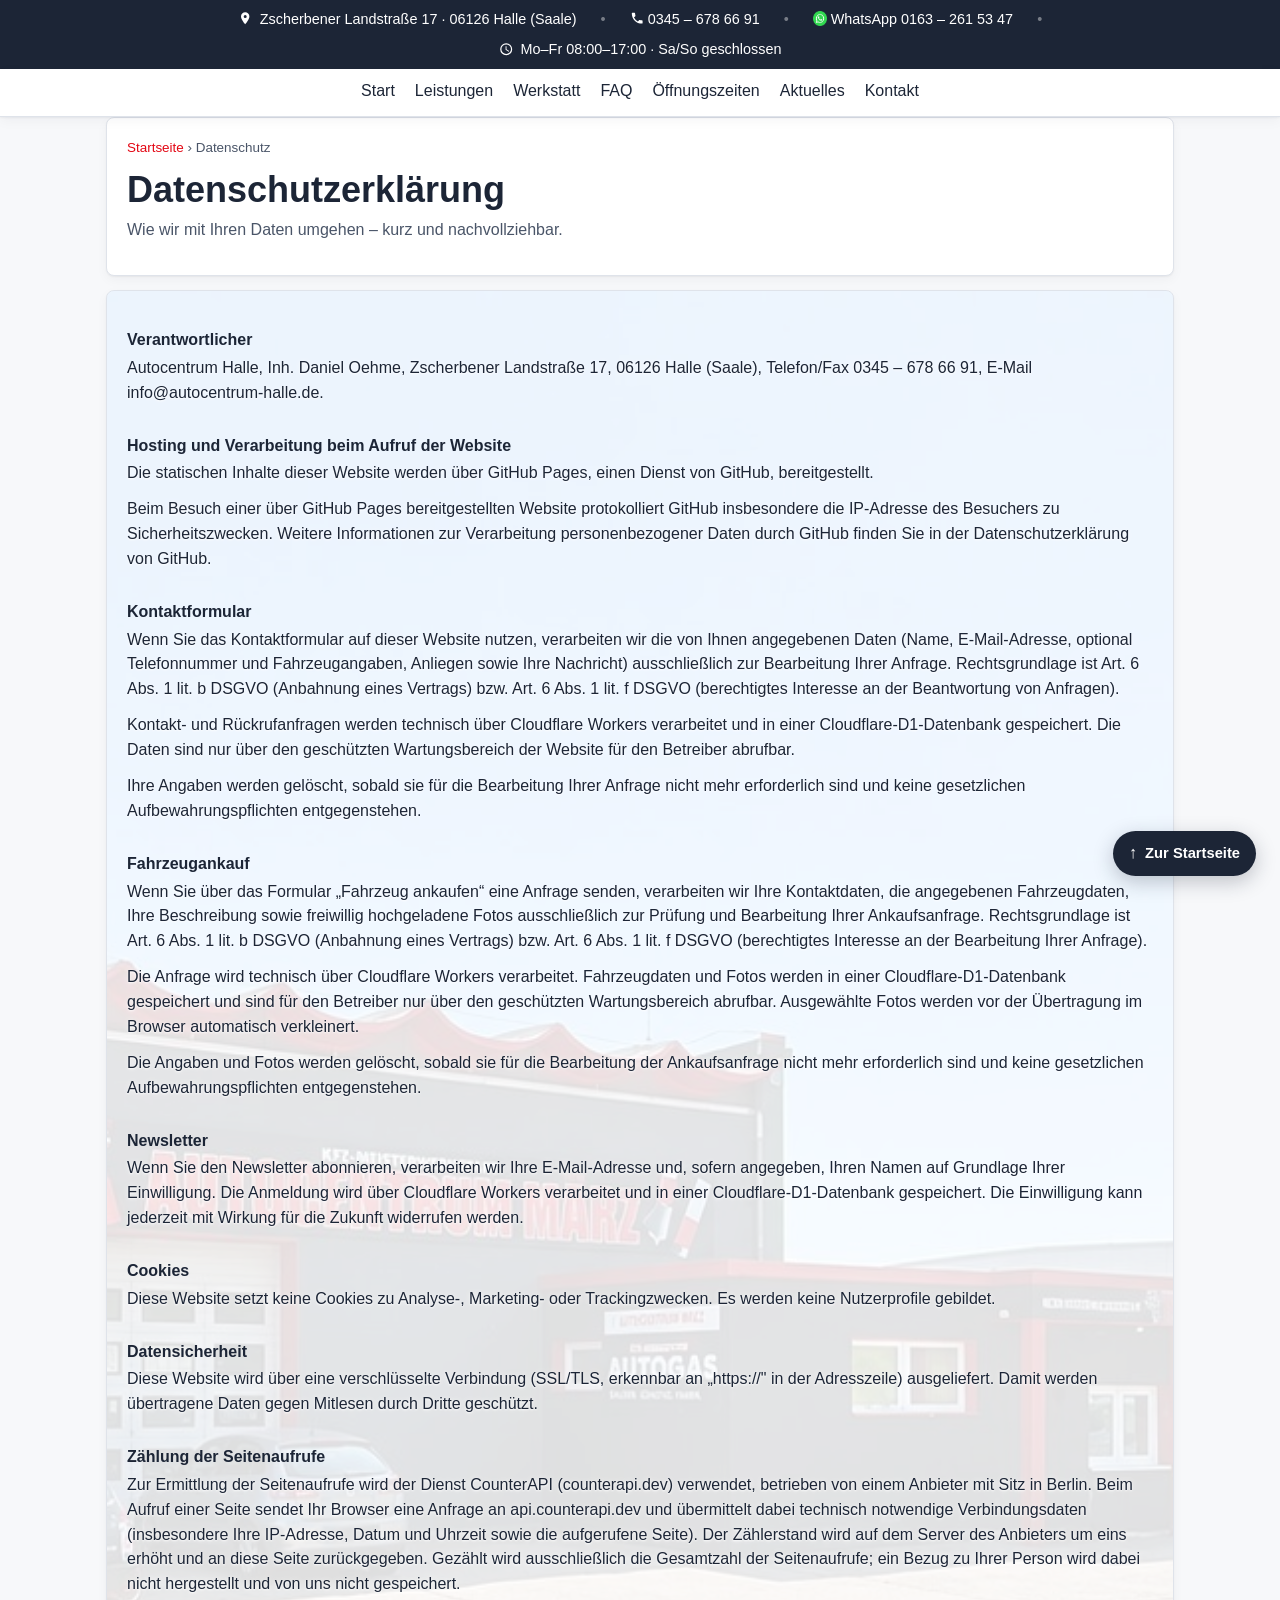
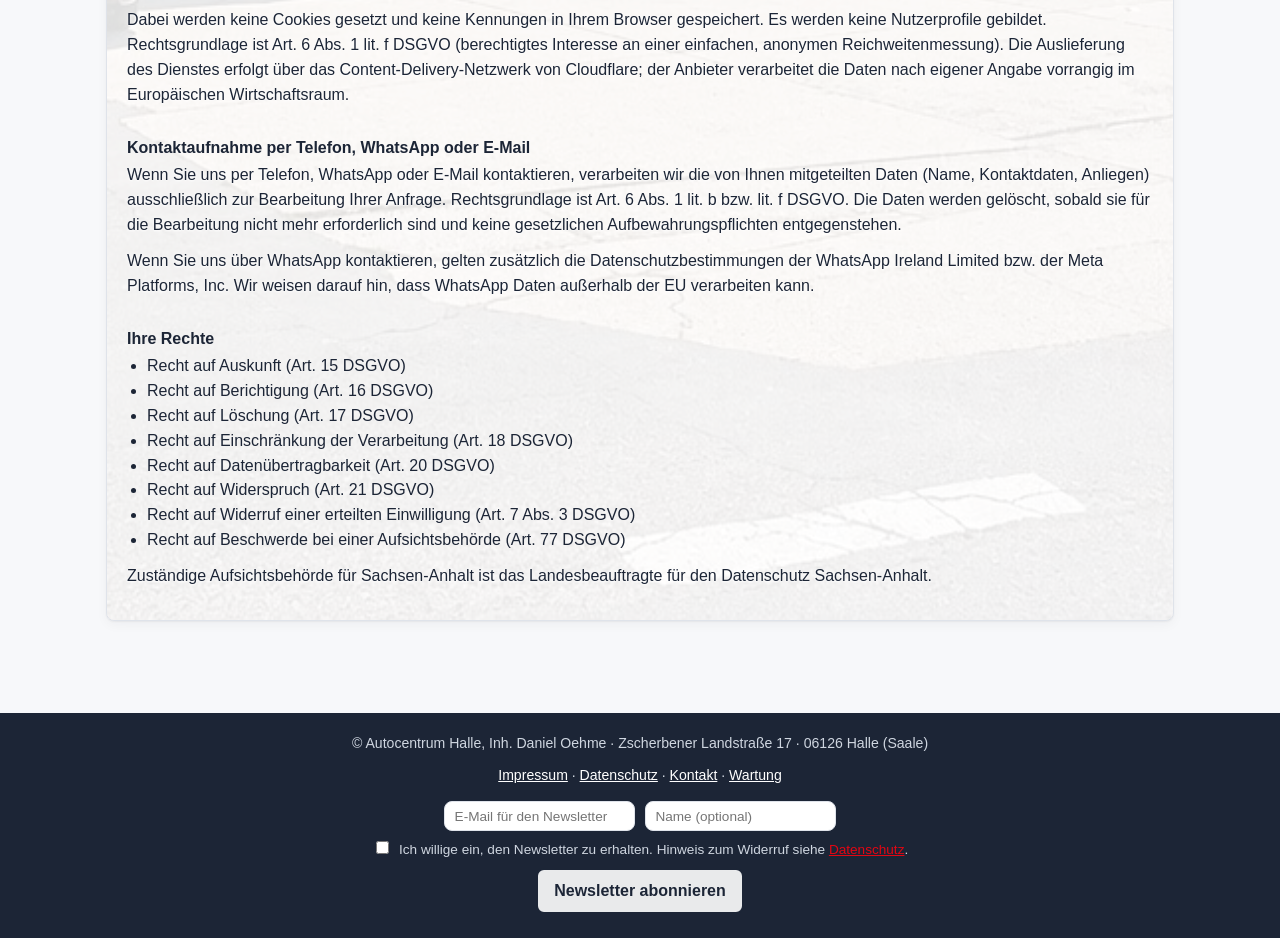
<file: datenschutz.html>
<!DOCTYPE html>
<html lang="de" class="unterseite">
<head>
<meta charset="utf-8">
<meta name="viewport" content="width=device-width, initial-scale=1">
<title>Datenschutzerklärung – Autocentrum Halle</title>
<meta name="description" content="Datenschutzerklärung der KFZ-Meisterwerkstatt Autocentrum Halle: Hosting, Kontaktformular, Zählung der Seitenaufrufe, Ihre Rechte nach DSGVO.">
<!-- Bis zur erneuten öffentlichen Freigabe bleibt die Website auf "noindex, nofollow". Vor dem Live-Gang auf autocentrum-halle.de auf "index, follow" stellen. -->
<meta name="robots" content="noindex, nofollow">
<meta name="theme-color" content="#1c2536">
<link rel="icon" href="data:image/svg+xml,%3Csvg%20xmlns='http://www.w3.org/2000/svg'%20viewBox='0%200%2064%2064'%3E%3Crect%20width='64'%20height='64'%20rx='12'%20fill='%231c2536'/%3E%3Ctext%20x='32'%20y='41'%20font-family='Arial,Helvetica,sans-serif'%20font-size='26'%20font-weight='700'%20fill='%23e30613'%20text-anchor='middle'%3EAC%3C/text%3E%3C/svg%3E">
<link rel="canonical" href="https://www.autocentrum-halle.de/datenschutz.html">
<meta property="og:type" content="website">
<meta property="og:locale" content="de_DE">
<meta property="og:site_name" content="Autocentrum Halle">
<meta property="og:title" content="Datenschutzerklärung">
<meta property="og:description" content="Datenschutzerklärung der KFZ-Meisterwerkstatt Autocentrum Halle: Hosting, Kontaktformular, Zählung der Seitenaufrufe, Ihre Rechte nach DSGVO.">
<meta property="og:url" content="https://www.autocentrum-halle.de/datenschutz.html">
<meta property="og:image" content="https://www.autocentrum-halle.de/bilder/werkstatt-einfahrt.jpg">
<meta name="twitter:card" content="summary_large_image">
<link rel="preload" as="image" href="bilder/logo-autocentrum-halle.png">
<link rel="stylesheet" href="stil.css">
<script type="application/ld+json">
{
  "@context": "https://schema.org",
  "@type": "BreadcrumbList",
  "itemListElement": [
    {
      "@type": "ListItem",
      "position": 1,
      "name": "Startseite",
      "item": "https://www.autocentrum-halle.de/index.html"
    },
    {
      "@type": "ListItem",
      "position": 2,
      "name": "Datenschutz",
      "item": "https://www.autocentrum-halle.de/datenschutz.html"
    }
  ]
}</script>
</head>

<body>

<a class="skip-link" href="#inhalt">Zum Inhalt springen</a>

<a id="oben" class="anker-oben" aria-hidden="true"></a>

  <div class="sticky-bereich ohne-logo">

    <div class="kontaktleiste" role="region" aria-label="Kontakt und Öffnungszeiten auf einen Blick">
      <div class="kontaktleiste-inhalt">
        <a href="https://maps.app.goo.gl/aPtf8YcsTzUN7TdNA" target="_blank" rel="noopener noreferrer"
           aria-label="Adresse auf Google Maps anzeigen (öffnet in neuem Fenster)">
          <span class="symbol" aria-hidden="true"><svg class="svg-symbol" viewBox="0 0 24 24" focusable="false"><path d="M12 2a7 7 0 0 0-7 7c0 5.25 7 13 7 13s7-7.75 7-13a7 7 0 0 0-7-7Zm0 9.5A2.5 2.5 0 1 1 14.5 9 2.5 2.5 0 0 1 12 11.5Z"/></svg></span>
          Zscherbener Landstraße 17 · 06126 Halle (Saale)
        </a>
        <span class="trenner" aria-hidden="true">•</span>
        <a href="tel:+493456786691">
          <span class="symbol" aria-hidden="true"><svg class="svg-symbol" viewBox="0 0 24 24" focusable="false"><path d="M6.62 10.79a15.05 15.05 0 0 0 6.59 6.59l2.2-2.2a1 1 0 0 1 1.02-.24c1.12.37 2.33.57 3.57.57a1 1 0 0 1 1 1V20a1 1 0 0 1-1 1C10.61 21 3 13.39 3 4a1 1 0 0 1 1-1h3.5a1 1 0 0 1 1 1c0 1.24.2 2.45.57 3.57a1 1 0 0 1-.25 1.02l-2.2 2.2Z"/></svg></span>0345 – 678 66 91
        </a>
        <span class="trenner" aria-hidden="true">•</span>
        <a href="https://wa.me/491632615347" target="_blank" rel="noopener noreferrer"
           aria-label="WhatsApp-Chat öffnen (öffnet in neuem Fenster)">
          <span class="symbol" aria-hidden="true"><img class="svg-symbol" src="bilder/whatsapp-logo-44.png" alt="" width="22" height="22" decoding="async"></span>WhatsApp 0163 – 261 53 47
        </a>
        <span class="trenner" aria-hidden="true">•</span>
        <span>
          <span class="symbol" aria-hidden="true"><svg class="svg-symbol" viewBox="0 0 24 24" focusable="false"><path d="M12 2a10 10 0 1 0 0 20 10 10 0 0 0 0-20Zm0 18a8 8 0 1 1 0-16 8 8 0 0 1 0 16Zm.5-13H11v6l5.25 3.15.75-1.23-4.5-2.67Z"/></svg></span>
          <span data-zeiten-hinweis>Mo–Fr 08:00–17:00 · Sa/So geschlossen</span>
        </span>
      </div>
    </div>

    <header class="kopfzeile">
      <div class="kopfzeile-inhalt">
        <div class="kopfzeile-zeile">
          <a class="marke" href="index.html#oben" aria-label="Autocentrum Halle – zum Seitenanfang"><img src="bilder/logo-autocentrum-halle.png" alt="Autocentrum Halle" width="1100" height="377" loading="eager" decoding="async"></a>
          <button type="button" class="menue-schalter" id="menue-schalter" aria-expanded="false" aria-controls="mobil-menue" aria-label="Menü öffnen">
            <span class="menue-icon" aria-hidden="true"></span>
            <span>Menü</span>
          </button>
        </div>

        <!-- v124: Am Handy ist die Kontaktleiste ausgeblendet und neben dem Logo ist
             kein Platz — die Ankündigung erscheint deshalb als eigene Zeile oben im
             Kopfbereich. Am Rechner bleibt der Streifen verborgen. -->
        <p class="mobil-ankuendigung" data-ankuendigung-mobil hidden>
          <span class="symbol" aria-hidden="true">📅</span>
          <span data-ankuendigung-mobil-text></span>
        </p>

        <nav class="hauptnav" aria-label="Hauptnavigation">
          <ul>
          <li><a href="index.html#oben">Start</a></li>
          <li><a href="index.html#leistungen">Leistungen</a></li>
          <li><a href="index.html#werkstatt">Werkstatt</a></li>
          <li><a href="index.html#faq">FAQ</a></li>
          <li><a href="index.html#oeffnungszeiten">Öffnungszeiten</a></li>
          <li><a href="index.html#aktuelles">Aktuelles</a></li>
          <li><a href="kontakt.html">Kontakt</a></li>
            <li>
              <span class="nav-zaehler" aria-label="Zähler der Seitenaufrufe">
                <span>Aufrufe:</span>
                <span class="zaehler-zahl" id="aufrufezahl">–</span>
              </span>
            </li>
          </ul>
        </nav>

        <nav class="mobil-menue" id="mobil-menue" aria-label="Hauptnavigation (mobil)" hidden>
          <ul>
          <li><a href="index.html#oben">Start</a></li>
          <li><a href="index.html#leistungen">Leistungen</a></li>
          <li><a href="index.html#werkstatt">Werkstatt</a></li>
          <li><a href="index.html#faq">FAQ</a></li>
          <li><a href="index.html#oeffnungszeiten">Öffnungszeiten</a></li>
          <li><a href="index.html#aktuelles">Aktuelles</a></li>
          <li><a href="kontakt.html">Kontakt</a></li>
          </ul>
          <ul class="menue-recht">
            <li><a href="impressum.html">Impressum</a></li>
            <li><a href="datenschutz.html">Datenschutzerklärung</a></li>
          </ul>
        </nav>
      </div>
    </header>

  </div>

<main id="inhalt">

  <div class="seitenkopf reveal">
    <p class="brotkrumen"><a href="index.html">Startseite</a> › Datenschutz</p>
    <h1 id="datenschutz-titel">Datenschutzerklärung</h1>
    <p class="lead">Wie wir mit Ihren Daten umgehen – kurz und nachvollziehbar.</p>
  </div>

  <section class="karte rechts-seite reveal" aria-labelledby="datenschutz-inhalt">
    <h2 id="datenschutz-inhalt" class="sr-only">Datenschutzhinweise</h2>
<h3>Verantwortlicher</h3>
      <p>
        Autocentrum Halle, Inh. Daniel Oehme, Zscherbener Landstraße 17, 06126 Halle (Saale),
        Telefon/Fax 0345 – 678 66 91, E-Mail info@autocentrum-halle.de.
      </p>

      <h3>Hosting und Verarbeitung beim Aufruf der Website</h3>
      <p>
        Die statischen Inhalte dieser Website werden über GitHub Pages, einen Dienst von
        GitHub, bereitgestellt.
      </p>
      <p>
        Beim Besuch einer über GitHub Pages bereitgestellten Website protokolliert GitHub
        insbesondere die IP-Adresse des Besuchers zu Sicherheitszwecken. Weitere
        Informationen zur Verarbeitung personenbezogener Daten durch GitHub finden Sie
        in der Datenschutzerklärung von GitHub.
      </p>

      <h3>Kontaktformular</h3>
      <p>
        Wenn Sie das Kontaktformular auf dieser Website nutzen, verarbeiten wir die von Ihnen
        angegebenen Daten (Name, E-Mail-Adresse, optional Telefonnummer und Fahrzeugangaben,
        Anliegen sowie Ihre Nachricht) ausschließlich zur Bearbeitung Ihrer Anfrage.
        Rechtsgrundlage ist Art. 6 Abs. 1 lit. b DSGVO (Anbahnung eines Vertrags) bzw.
        Art. 6 Abs. 1 lit. f DSGVO (berechtigtes Interesse an der Beantwortung von Anfragen).
      </p>
      <p>
        Kontakt- und Rückrufanfragen werden technisch über Cloudflare Workers verarbeitet
        und in einer Cloudflare-D1-Datenbank gespeichert. Die Daten sind nur über den
        geschützten Wartungsbereich der Website für den Betreiber abrufbar.
      </p>
      <p>
        Ihre Angaben werden gelöscht, sobald sie für die Bearbeitung Ihrer Anfrage nicht mehr
        erforderlich sind und keine gesetzlichen Aufbewahrungspflichten entgegenstehen.
      </p>

      <h3>Fahrzeugankauf</h3>
      <p>
        Wenn Sie über das Formular „Fahrzeug ankaufen“ eine Anfrage senden,
        verarbeiten wir Ihre Kontaktdaten, die angegebenen Fahrzeugdaten,
        Ihre Beschreibung sowie freiwillig hochgeladene Fotos ausschließlich
        zur Prüfung und Bearbeitung Ihrer Ankaufsanfrage.
        Rechtsgrundlage ist Art. 6 Abs. 1 lit. b DSGVO
        (Anbahnung eines Vertrags) bzw. Art. 6 Abs. 1 lit. f DSGVO
        (berechtigtes Interesse an der Bearbeitung Ihrer Anfrage).
      </p>
      <p>
        Die Anfrage wird technisch über Cloudflare Workers verarbeitet.
        Fahrzeugdaten und Fotos werden in einer Cloudflare-D1-Datenbank
        gespeichert und sind für den Betreiber nur über den geschützten
        Wartungsbereich abrufbar. Ausgewählte Fotos werden vor der Übertragung
        im Browser automatisch verkleinert.
      </p>
      <p>
        Die Angaben und Fotos werden gelöscht, sobald sie für die Bearbeitung
        der Ankaufsanfrage nicht mehr erforderlich sind und keine gesetzlichen
        Aufbewahrungspflichten entgegenstehen.
      </p>
      <h3>Newsletter</h3>
      <p>
        Wenn Sie den Newsletter abonnieren, verarbeiten wir Ihre E-Mail-Adresse und,
        sofern angegeben, Ihren Namen auf Grundlage Ihrer Einwilligung. Die Anmeldung
        wird über Cloudflare Workers verarbeitet und in einer Cloudflare-D1-Datenbank
        gespeichert. Die Einwilligung kann jederzeit mit Wirkung für die Zukunft
        widerrufen werden.
      </p>
      <h3>Cookies</h3>
      <p>
        Diese Website setzt keine Cookies zu Analyse-, Marketing- oder Trackingzwecken.
        Es werden keine Nutzerprofile gebildet.
      </p>

      <h3>Datensicherheit</h3>
      <p>
        Diese Website wird über eine verschlüsselte Verbindung (SSL/TLS, erkennbar an
        „https://" in der Adresszeile) ausgeliefert. Damit werden übertragene Daten
        gegen Mitlesen durch Dritte geschützt.
      </p>

      <h3>Zählung der Seitenaufrufe</h3>
      <p>
        Zur Ermittlung der Seitenaufrufe wird der Dienst CounterAPI (counterapi.dev) verwendet,
        betrieben von einem Anbieter mit Sitz in Berlin. Beim Aufruf einer Seite sendet Ihr
        Browser eine Anfrage an api.counterapi.dev und übermittelt dabei technisch notwendige
        Verbindungsdaten (insbesondere Ihre IP-Adresse, Datum und Uhrzeit sowie die aufgerufene
        Seite). Der Zählerstand wird auf dem Server des Anbieters um eins erhöht und an diese
        Seite zurückgegeben. Gezählt wird ausschließlich die Gesamtzahl der Seitenaufrufe; ein
        Bezug zu Ihrer Person wird dabei nicht hergestellt und von uns nicht gespeichert.
      </p>
      <p>
        Dabei werden keine Cookies gesetzt und keine Kennungen in Ihrem Browser gespeichert. Es
        werden keine Nutzerprofile gebildet. Rechtsgrundlage ist Art. 6 Abs. 1 lit. f DSGVO
        (berechtigtes Interesse an einer einfachen, anonymen Reichweitenmessung). Die Auslieferung
        des Dienstes erfolgt über das Content-Delivery-Netzwerk von Cloudflare; der Anbieter
        verarbeitet die Daten nach eigener Angabe vorrangig im Europäischen Wirtschaftsraum.
      </p>

      <h3>Kontaktaufnahme per Telefon, WhatsApp oder E-Mail</h3>
      <p>
        Wenn Sie uns per Telefon, WhatsApp oder E-Mail kontaktieren, verarbeiten wir die von Ihnen
        mitgeteilten Daten (Name, Kontaktdaten, Anliegen) ausschließlich zur Bearbeitung Ihrer
        Anfrage. Rechtsgrundlage ist Art. 6 Abs. 1 lit. b bzw. lit. f DSGVO. Die Daten werden
        gelöscht, sobald sie für die Bearbeitung nicht mehr erforderlich sind und keine
        gesetzlichen Aufbewahrungspflichten entgegenstehen.
      </p>
      <p>
        Wenn Sie uns über WhatsApp kontaktieren, gelten zusätzlich die Datenschutzbestimmungen
        der WhatsApp Ireland Limited bzw. der Meta Platforms, Inc. Wir weisen darauf hin, dass
        WhatsApp Daten außerhalb der EU verarbeiten kann.
      </p>

      <h3>Ihre Rechte</h3>
      <ul>
        <li>Recht auf Auskunft (Art. 15 DSGVO)</li>
        <li>Recht auf Berichtigung (Art. 16 DSGVO)</li>
        <li>Recht auf Löschung (Art. 17 DSGVO)</li>
        <li>Recht auf Einschränkung der Verarbeitung (Art. 18 DSGVO)</li>
        <li>Recht auf Datenübertragbarkeit (Art. 20 DSGVO)</li>
        <li>Recht auf Widerspruch (Art. 21 DSGVO)</li>
        <li>Recht auf Widerruf einer erteilten Einwilligung (Art. 7 Abs. 3 DSGVO)</li>
        <li>Recht auf Beschwerde bei einer Aufsichtsbehörde (Art. 77 DSGVO)</li>
      </ul>
      <p>
        Zuständige Aufsichtsbehörde für Sachsen-Anhalt ist das Landesbeauftragte für den
        Datenschutz Sachsen-Anhalt.
      </p>
  </section>

</main>

<a class="zurueck-button" href="index.html#oben" aria-label="Zur Startseite">
  <span class="pfeil" aria-hidden="true">↑</span>
  <span class="beschriftung">Zur Startseite</span>
</a>

<!-- Notleiste – auf jeder Seite sofort erreichbar (Anrufen, WhatsApp, Route) -->
<div class="notleiste" id="notleiste" role="region" aria-label="Schnellkontakt">
  <div class="notleiste-inhalt">
    <a class="nl-anruf" href="tel:+493456786691" aria-label="Werkstatt anrufen: 0345 – 678 66 91">
      <span class="nl-symbol" aria-hidden="true"><svg viewBox="0 0 24 24" width="22" height="22" focusable="false"><path d="M6.62 10.79a15.05 15.05 0 0 0 6.59 6.59l2.2-2.2a1 1 0 0 1 1.02-.24c1.12.37 2.33.57 3.57.57a1 1 0 0 1 1 1V20a1 1 0 0 1-1 1C10.61 21 3 13.39 3 4a1 1 0 0 1 1-1h3.5a1 1 0 0 1 1 1c0 1.24.2 2.45.57 3.57a1 1 0 0 1-.25 1.02l-2.2 2.2Z"/></svg></span>
      <span>Anrufen</span>
    </a>
    <a class="nl-whatsapp" href="https://wa.me/491632615347?text=Guten%20Tag%2C%20ich%20brauche%20einen%20Termin%20f%C3%BCr%20mein%20Fahrzeug."
       target="_blank" rel="noopener noreferrer"
       aria-label="WhatsApp-Chat starten (öffnet in neuem Fenster)">
      <span class="nl-symbol" aria-hidden="true"><img src="bilder/whatsapp-logo-44.png" alt="" width="22" height="22" loading="eager" decoding="async"></span>
      <span>WhatsApp</span>
    </a>
    <a class="nl-route" href="https://www.google.com/maps/dir/?api=1&destination=51.4708168%2C11.8903277" target="_blank" rel="noopener noreferrer"
       aria-label="Route zur Werkstatt in Google Maps planen (öffnet in neuem Fenster)">
      <span class="nl-symbol" aria-hidden="true"><svg viewBox="0 0 24 24" width="22" height="22" focusable="false"><path d="M12 2a7 7 0 0 0-7 7c0 5.25 7 13 7 13s7-7.75 7-13a7 7 0 0 0-7-7Zm0 9.5A2.5 2.5 0 1 1 14.5 9 2.5 2.5 0 0 1 12 11.5Z"/></svg></span>
      <span>Route</span>
    </a>
  </div>
</div>

<footer>
  <p>© Autocentrum Halle, Inh. Daniel Oehme · Zscherbener Landstraße 17 · 06126 Halle (Saale)</p>
  <p><a href="impressum.html">Impressum</a> · <a href="datenschutz.html">Datenschutz</a> · <a href="kontakt.html">Kontakt</a> · <a href="https://autocentrum-halle-api.immerzu.workers.dev/wartung/" target="_blank" rel="noopener noreferrer">Wartung</a></p>
  <!-- v151 (2026-09-26): Newsletter — Speicherung über Cloudflare Worker und D1.
       KEIN Doppel-Opt-In und KEIN automatischer Versand; die Adressen werden im
       geschützten Datenbank gespeichert und von Hand ausgewertet. -->
  <form class="newsletter-formular" name="newsletter" method="POST" novalidate action="https://autocentrum-halle-api.immerzu.workers.dev/api/formular">
    <input type="hidden" name="form-name" value="newsletter">
    <p class="honeypot-feld" aria-hidden="true">
      <label>Bitte nicht ausfüllen: <input name="bot-field" tabindex="-1" autocomplete="off"></label>
    </p>
    <label class="newsletter-email">
      <span class="sr-only">E-Mail-Adresse</span>
      <input type="email" name="email" placeholder="E-Mail für den Newsletter" required autocomplete="email">
    </label>
    <label class="newsletter-name">
      <span class="sr-only">Name (optional)</span>
      <input type="text" name="name" placeholder="Name (optional)" autocomplete="name">
    </label>
    <label class="newsletter-consent">
      <input type="checkbox" name="consent" value="ja" required>
      <span>Ich willige ein, den Newsletter zu erhalten. Hinweis zum Widerruf siehe <a href="datenschutz.html">Datenschutz</a>.</span>
    </label>
    <button type="submit" class="btn btn-zweit">Newsletter abonnieren</button>
  </form>
</footer>

<script src="site.js"></script>

<script src="formulare.js"></script>
</body>
</html>
</file>
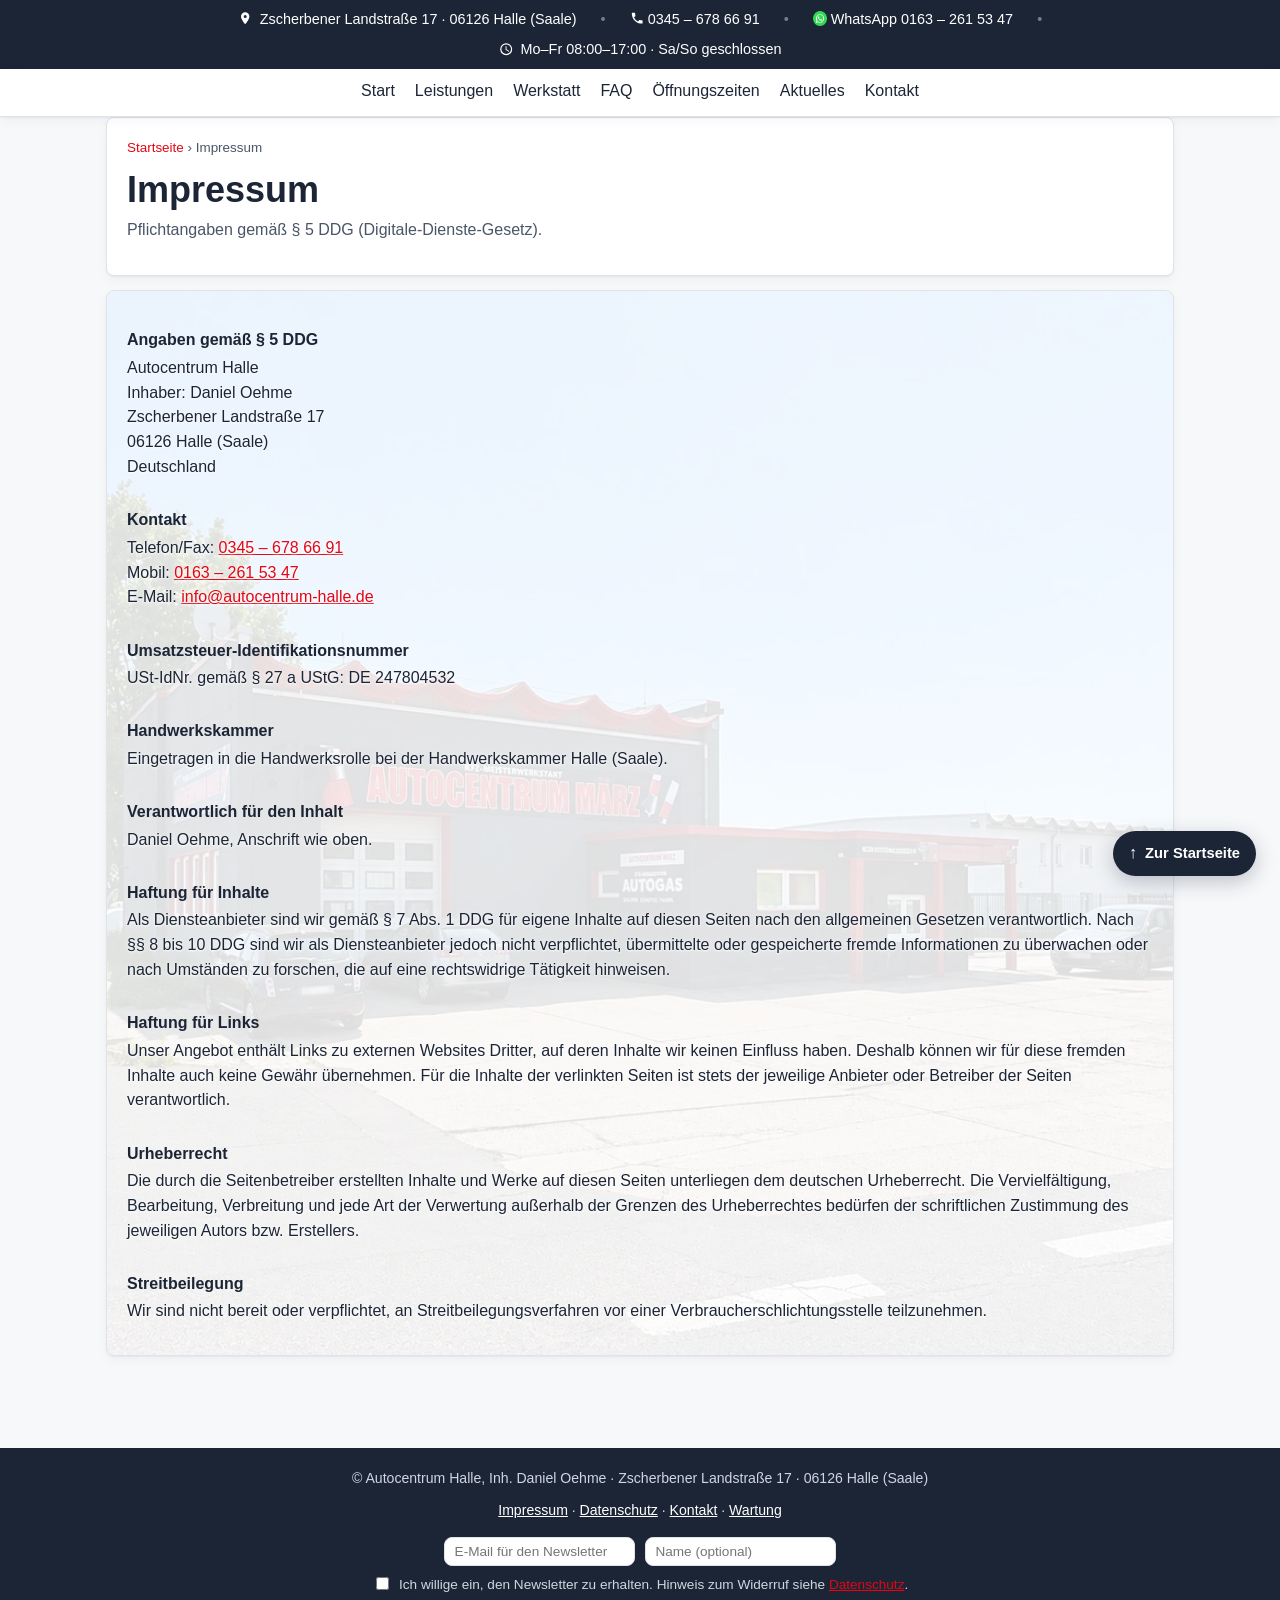
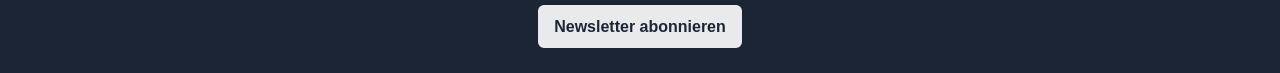
<file: impressum.html>
<!DOCTYPE html>
<html lang="de" class="unterseite">
<head>
<meta charset="utf-8">
<meta name="viewport" content="width=device-width, initial-scale=1">
<title>Impressum – Autocentrum Halle</title>
<meta name="description" content="Impressum und Anbieterkennzeichnung der KFZ-Meisterwerkstatt Autocentrum Halle, Inh. Daniel Oehme, Zscherbener Landstraße 17, 06126 Halle (Saale).">
<!-- Bis zur erneuten öffentlichen Freigabe bleibt die Website auf "noindex, nofollow". Vor dem Live-Gang auf autocentrum-halle.de auf "index, follow" stellen. -->
<meta name="robots" content="noindex, nofollow">
<meta name="theme-color" content="#1c2536">
<link rel="icon" href="data:image/svg+xml,%3Csvg%20xmlns='http://www.w3.org/2000/svg'%20viewBox='0%200%2064%2064'%3E%3Crect%20width='64'%20height='64'%20rx='12'%20fill='%231c2536'/%3E%3Ctext%20x='32'%20y='41'%20font-family='Arial,Helvetica,sans-serif'%20font-size='26'%20font-weight='700'%20fill='%23e30613'%20text-anchor='middle'%3EAC%3C/text%3E%3C/svg%3E">
<link rel="canonical" href="https://www.autocentrum-halle.de/impressum.html">
<meta property="og:type" content="website">
<meta property="og:locale" content="de_DE">
<meta property="og:site_name" content="Autocentrum Halle">
<meta property="og:title" content="Impressum">
<meta property="og:description" content="Impressum und Anbieterkennzeichnung der KFZ-Meisterwerkstatt Autocentrum Halle, Inh. Daniel Oehme, Zscherbener Landstraße 17, 06126 Halle (Saale).">
<meta property="og:url" content="https://www.autocentrum-halle.de/impressum.html">
<meta property="og:image" content="https://www.autocentrum-halle.de/bilder/werkstatt-einfahrt.jpg">
<meta name="twitter:card" content="summary_large_image">
<link rel="preload" as="image" href="bilder/logo-autocentrum-halle.png">
<link rel="stylesheet" href="stil.css">
<script type="application/ld+json">
{
  "@context": "https://schema.org",
  "@type": "BreadcrumbList",
  "itemListElement": [
    {
      "@type": "ListItem",
      "position": 1,
      "name": "Startseite",
      "item": "https://www.autocentrum-halle.de/index.html"
    },
    {
      "@type": "ListItem",
      "position": 2,
      "name": "Impressum",
      "item": "https://www.autocentrum-halle.de/impressum.html"
    }
  ]
}</script>
</head>

<body>

<a class="skip-link" href="#inhalt">Zum Inhalt springen</a>

<a id="oben" class="anker-oben" aria-hidden="true"></a>

  <div class="sticky-bereich ohne-logo">

    <div class="kontaktleiste" role="region" aria-label="Kontakt und Öffnungszeiten auf einen Blick">
      <div class="kontaktleiste-inhalt">
        <a href="https://maps.app.goo.gl/aPtf8YcsTzUN7TdNA" target="_blank" rel="noopener noreferrer"
           aria-label="Adresse auf Google Maps anzeigen (öffnet in neuem Fenster)">
          <span class="symbol" aria-hidden="true"><svg class="svg-symbol" viewBox="0 0 24 24" focusable="false"><path d="M12 2a7 7 0 0 0-7 7c0 5.25 7 13 7 13s7-7.75 7-13a7 7 0 0 0-7-7Zm0 9.5A2.5 2.5 0 1 1 14.5 9 2.5 2.5 0 0 1 12 11.5Z"/></svg></span>
          Zscherbener Landstraße 17 · 06126 Halle (Saale)
        </a>
        <span class="trenner" aria-hidden="true">•</span>
        <a href="tel:+493456786691">
          <span class="symbol" aria-hidden="true"><svg class="svg-symbol" viewBox="0 0 24 24" focusable="false"><path d="M6.62 10.79a15.05 15.05 0 0 0 6.59 6.59l2.2-2.2a1 1 0 0 1 1.02-.24c1.12.37 2.33.57 3.57.57a1 1 0 0 1 1 1V20a1 1 0 0 1-1 1C10.61 21 3 13.39 3 4a1 1 0 0 1 1-1h3.5a1 1 0 0 1 1 1c0 1.24.2 2.45.57 3.57a1 1 0 0 1-.25 1.02l-2.2 2.2Z"/></svg></span>0345 – 678 66 91
        </a>
        <span class="trenner" aria-hidden="true">•</span>
        <a href="https://wa.me/491632615347" target="_blank" rel="noopener noreferrer"
           aria-label="WhatsApp-Chat öffnen (öffnet in neuem Fenster)">
          <span class="symbol" aria-hidden="true"><img class="svg-symbol" src="bilder/whatsapp-logo-44.png" alt="" width="22" height="22" decoding="async"></span>WhatsApp 0163 – 261 53 47
        </a>
        <span class="trenner" aria-hidden="true">•</span>
        <span>
          <span class="symbol" aria-hidden="true"><svg class="svg-symbol" viewBox="0 0 24 24" focusable="false"><path d="M12 2a10 10 0 1 0 0 20 10 10 0 0 0 0-20Zm0 18a8 8 0 1 1 0-16 8 8 0 0 1 0 16Zm.5-13H11v6l5.25 3.15.75-1.23-4.5-2.67Z"/></svg></span>
          <span data-zeiten-hinweis>Mo–Fr 08:00–17:00 · Sa/So geschlossen</span>
        </span>
      </div>
    </div>

    <header class="kopfzeile">
      <div class="kopfzeile-inhalt">
        <div class="kopfzeile-zeile">
          <a class="marke" href="index.html#oben" aria-label="Autocentrum Halle – zum Seitenanfang"><img src="bilder/logo-autocentrum-halle.png" alt="Autocentrum Halle" width="1100" height="377" loading="eager" decoding="async"></a>
          <button type="button" class="menue-schalter" id="menue-schalter" aria-expanded="false" aria-controls="mobil-menue" aria-label="Menü öffnen">
            <span class="menue-icon" aria-hidden="true"></span>
            <span>Menü</span>
          </button>
        </div>

        <!-- v124: Am Handy ist die Kontaktleiste ausgeblendet und neben dem Logo ist
             kein Platz — die Ankündigung erscheint deshalb als eigene Zeile oben im
             Kopfbereich. Am Rechner bleibt der Streifen verborgen. -->
        <p class="mobil-ankuendigung" data-ankuendigung-mobil hidden>
          <span class="symbol" aria-hidden="true">📅</span>
          <span data-ankuendigung-mobil-text></span>
        </p>

        <nav class="hauptnav" aria-label="Hauptnavigation">
          <ul>
          <li><a href="index.html#oben">Start</a></li>
          <li><a href="index.html#leistungen">Leistungen</a></li>
          <li><a href="index.html#werkstatt">Werkstatt</a></li>
          <li><a href="index.html#faq">FAQ</a></li>
          <li><a href="index.html#oeffnungszeiten">Öffnungszeiten</a></li>
          <li><a href="index.html#aktuelles">Aktuelles</a></li>
          <li><a href="kontakt.html">Kontakt</a></li>
            <li>
              <span class="nav-zaehler" aria-label="Zähler der Seitenaufrufe">
                <span>Aufrufe:</span>
                <span class="zaehler-zahl" id="aufrufezahl">–</span>
              </span>
            </li>
          </ul>
        </nav>

        <nav class="mobil-menue" id="mobil-menue" aria-label="Hauptnavigation (mobil)" hidden>
          <ul>
          <li><a href="index.html#oben">Start</a></li>
          <li><a href="index.html#leistungen">Leistungen</a></li>
          <li><a href="index.html#werkstatt">Werkstatt</a></li>
          <li><a href="index.html#faq">FAQ</a></li>
          <li><a href="index.html#oeffnungszeiten">Öffnungszeiten</a></li>
          <li><a href="index.html#aktuelles">Aktuelles</a></li>
          <li><a href="kontakt.html">Kontakt</a></li>
          </ul>
          <ul class="menue-recht">
            <li><a href="impressum.html">Impressum</a></li>
            <li><a href="datenschutz.html">Datenschutzerklärung</a></li>
          </ul>
        </nav>
      </div>
    </header>

  </div>

<main id="inhalt">

  <div class="seitenkopf reveal">
    <p class="brotkrumen"><a href="index.html">Startseite</a> › Impressum</p>
    <h1 id="impressum-titel">Impressum</h1>
    <p class="lead">Pflichtangaben gemäß § 5 DDG (Digitale-Dienste-Gesetz).</p>
  </div>

  <section class="karte rechts-seite reveal" aria-labelledby="impressum-inhalt">
    <h2 id="impressum-inhalt" class="sr-only">Angaben zum Anbieter</h2>
<h3>Angaben gemäß § 5 DDG</h3>
      <p>
        Autocentrum Halle<br>
        Inhaber: Daniel Oehme<br>
        Zscherbener Landstraße 17<br>
        06126 Halle (Saale)<br>
        Deutschland
      </p>

      <h3>Kontakt</h3>
      <p>
        Telefon/Fax: <a href="tel:+493456786691">0345 – 678 66 91</a><br>
        Mobil: <a href="tel:+491632615347">0163 – 261 53 47</a><br>
        E-Mail: <a href="mailto:info@autocentrum-halle.de">info@autocentrum-halle.de</a>
      </p>

      <h3>Umsatzsteuer-Identifikationsnummer</h3>
      <p>USt-IdNr. gemäß § 27 a UStG: DE 247804532</p>

      <h3>Handwerkskammer</h3>
      <p>
        Eingetragen in die Handwerksrolle bei der Handwerkskammer Halle (Saale).
      </p>

      <h3>Verantwortlich für den Inhalt</h3>
      <p>Daniel Oehme, Anschrift wie oben.</p>

      <h3>Haftung für Inhalte</h3>
      <p>
        Als Diensteanbieter sind wir gemäß § 7 Abs. 1 DDG für eigene Inhalte auf diesen Seiten
        nach den allgemeinen Gesetzen verantwortlich. Nach §§ 8 bis 10 DDG sind wir als
        Diensteanbieter jedoch nicht verpflichtet, übermittelte oder gespeicherte fremde
        Informationen zu überwachen oder nach Umständen zu forschen, die auf eine rechtswidrige
        Tätigkeit hinweisen.
      </p>

      <h3>Haftung für Links</h3>
      <p>
        Unser Angebot enthält Links zu externen Websites Dritter, auf deren Inhalte wir keinen
        Einfluss haben. Deshalb können wir für diese fremden Inhalte auch keine Gewähr übernehmen.
        Für die Inhalte der verlinkten Seiten ist stets der jeweilige Anbieter oder Betreiber der
        Seiten verantwortlich.
      </p>

      <h3>Urheberrecht</h3>
      <p>
        Die durch die Seitenbetreiber erstellten Inhalte und Werke auf diesen Seiten unterliegen
        dem deutschen Urheberrecht. Die Vervielfältigung, Bearbeitung, Verbreitung und jede Art
        der Verwertung außerhalb der Grenzen des Urheberrechtes bedürfen der schriftlichen
        Zustimmung des jeweiligen Autors bzw. Erstellers.
      </p>

      <h3>Streitbeilegung</h3>
      <p>
        Wir sind nicht bereit oder verpflichtet, an Streitbeilegungsverfahren vor einer
        Verbraucherschlichtungsstelle teilzunehmen.
      </p>
  </section>

</main>

<a class="zurueck-button" href="index.html#oben" aria-label="Zur Startseite">
  <span class="pfeil" aria-hidden="true">↑</span>
  <span class="beschriftung">Zur Startseite</span>
</a>

<!-- Notleiste – auf jeder Seite sofort erreichbar (Anrufen, WhatsApp, Route) -->
<div class="notleiste" id="notleiste" role="region" aria-label="Schnellkontakt">
  <div class="notleiste-inhalt">
    <a class="nl-anruf" href="tel:+493456786691" aria-label="Werkstatt anrufen: 0345 – 678 66 91">
      <span class="nl-symbol" aria-hidden="true"><svg viewBox="0 0 24 24" width="22" height="22" focusable="false"><path d="M6.62 10.79a15.05 15.05 0 0 0 6.59 6.59l2.2-2.2a1 1 0 0 1 1.02-.24c1.12.37 2.33.57 3.57.57a1 1 0 0 1 1 1V20a1 1 0 0 1-1 1C10.61 21 3 13.39 3 4a1 1 0 0 1 1-1h3.5a1 1 0 0 1 1 1c0 1.24.2 2.45.57 3.57a1 1 0 0 1-.25 1.02l-2.2 2.2Z"/></svg></span>
      <span>Anrufen</span>
    </a>
    <a class="nl-whatsapp" href="https://wa.me/491632615347?text=Guten%20Tag%2C%20ich%20brauche%20einen%20Termin%20f%C3%BCr%20mein%20Fahrzeug."
       target="_blank" rel="noopener noreferrer"
       aria-label="WhatsApp-Chat starten (öffnet in neuem Fenster)">
      <span class="nl-symbol" aria-hidden="true"><img src="bilder/whatsapp-logo-44.png" alt="" width="22" height="22" loading="eager" decoding="async"></span>
      <span>WhatsApp</span>
    </a>
    <a class="nl-route" href="https://www.google.com/maps/dir/?api=1&destination=51.4708168%2C11.8903277" target="_blank" rel="noopener noreferrer"
       aria-label="Route zur Werkstatt in Google Maps planen (öffnet in neuem Fenster)">
      <span class="nl-symbol" aria-hidden="true"><svg viewBox="0 0 24 24" width="22" height="22" focusable="false"><path d="M12 2a7 7 0 0 0-7 7c0 5.25 7 13 7 13s7-7.75 7-13a7 7 0 0 0-7-7Zm0 9.5A2.5 2.5 0 1 1 14.5 9 2.5 2.5 0 0 1 12 11.5Z"/></svg></span>
      <span>Route</span>
    </a>
  </div>
</div>

<footer>
  <p>© Autocentrum Halle, Inh. Daniel Oehme · Zscherbener Landstraße 17 · 06126 Halle (Saale)</p>
  <p><a href="impressum.html">Impressum</a> · <a href="datenschutz.html">Datenschutz</a> · <a href="kontakt.html">Kontakt</a> · <a href="https://autocentrum-halle-api.immerzu.workers.dev/wartung/" target="_blank" rel="noopener noreferrer">Wartung</a></p>
  <!-- v151 (2026-09-26): Newsletter — Speicherung über Cloudflare Worker und D1.
       KEIN Doppel-Opt-In und KEIN automatischer Versand; die Adressen werden im
       geschützten Datenbank gespeichert und von Hand ausgewertet. -->
  <form class="newsletter-formular" name="newsletter" method="POST" novalidate action="https://autocentrum-halle-api.immerzu.workers.dev/api/formular">
    <input type="hidden" name="form-name" value="newsletter">
    <p class="honeypot-feld" aria-hidden="true">
      <label>Bitte nicht ausfüllen: <input name="bot-field" tabindex="-1" autocomplete="off"></label>
    </p>
    <label class="newsletter-email">
      <span class="sr-only">E-Mail-Adresse</span>
      <input type="email" name="email" placeholder="E-Mail für den Newsletter" required autocomplete="email">
    </label>
    <label class="newsletter-name">
      <span class="sr-only">Name (optional)</span>
      <input type="text" name="name" placeholder="Name (optional)" autocomplete="name">
    </label>
    <label class="newsletter-consent">
      <input type="checkbox" name="consent" value="ja" required>
      <span>Ich willige ein, den Newsletter zu erhalten. Hinweis zum Widerruf siehe <a href="datenschutz.html">Datenschutz</a>.</span>
    </label>
    <button type="submit" class="btn btn-zweit">Newsletter abonnieren</button>
  </form>
</footer>

<script src="site.js"></script>

<script src="formulare.js"></script>
</body>
</html>
</file>
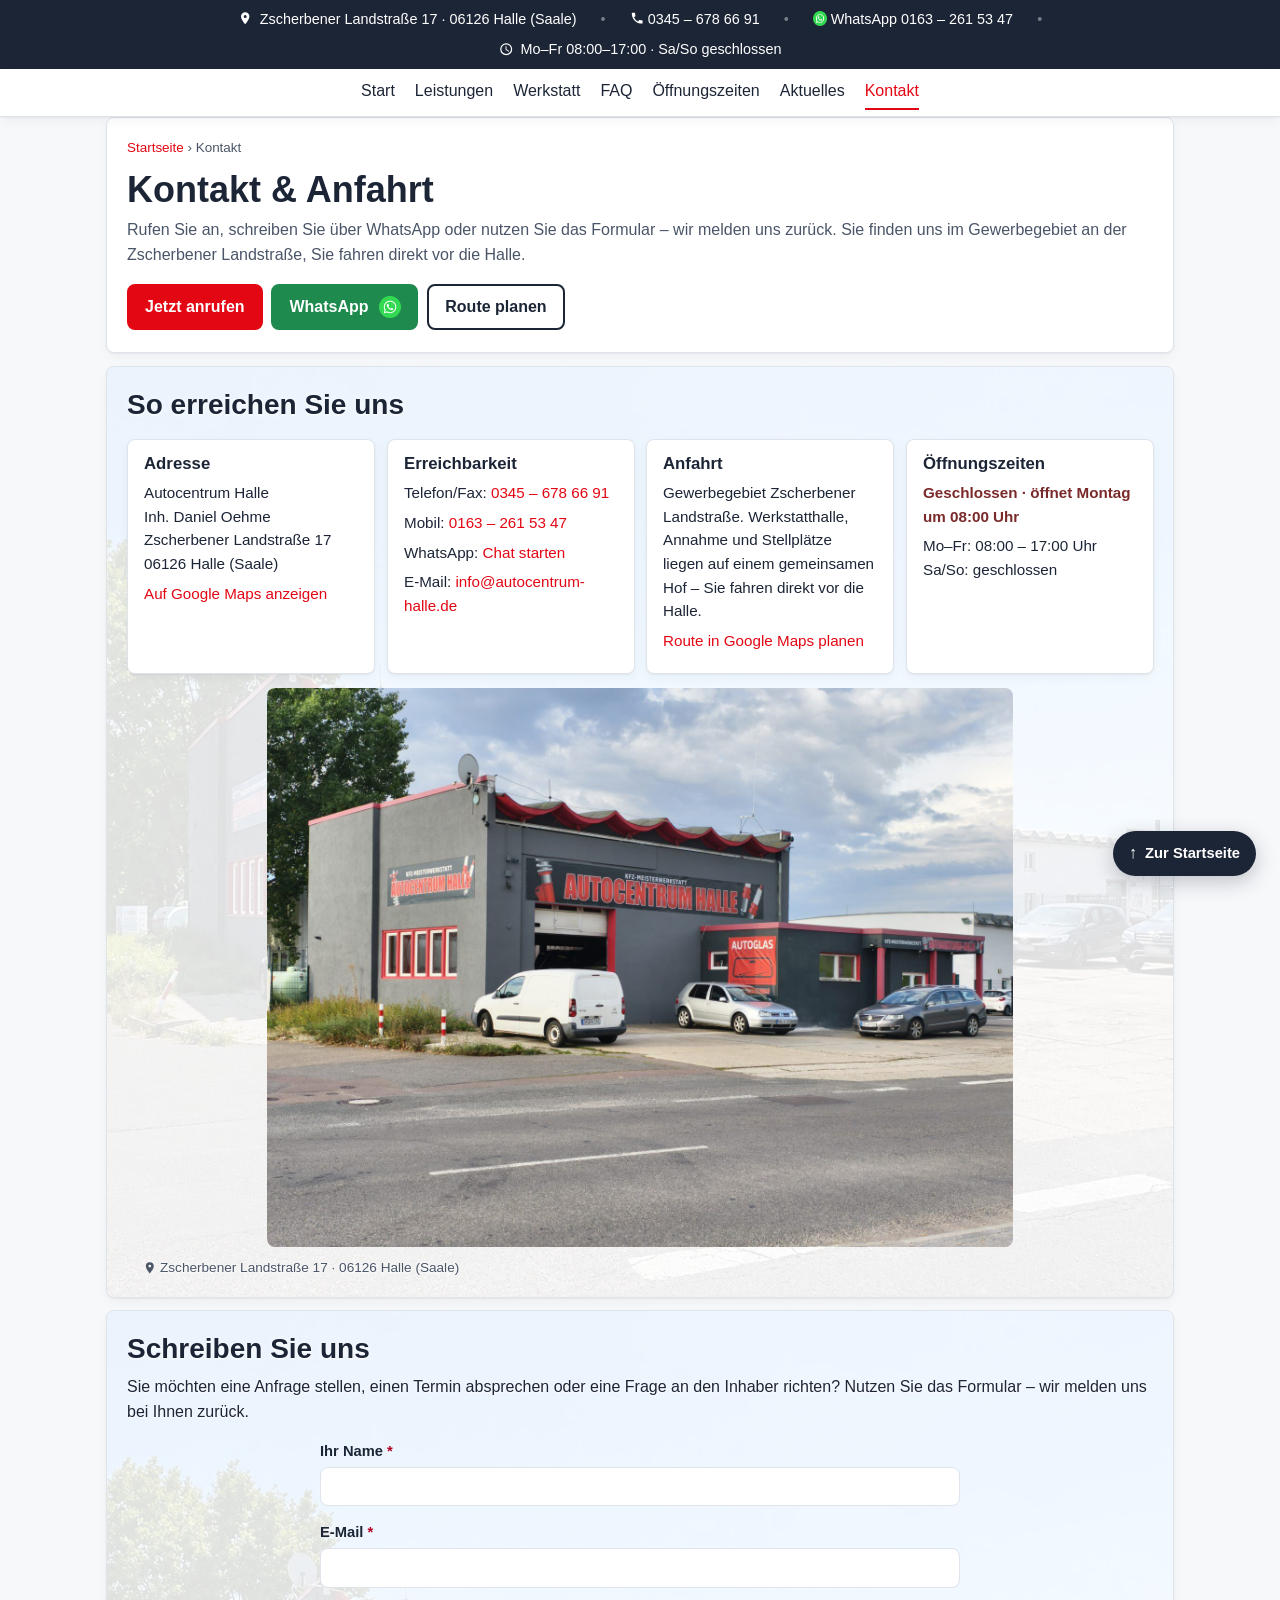
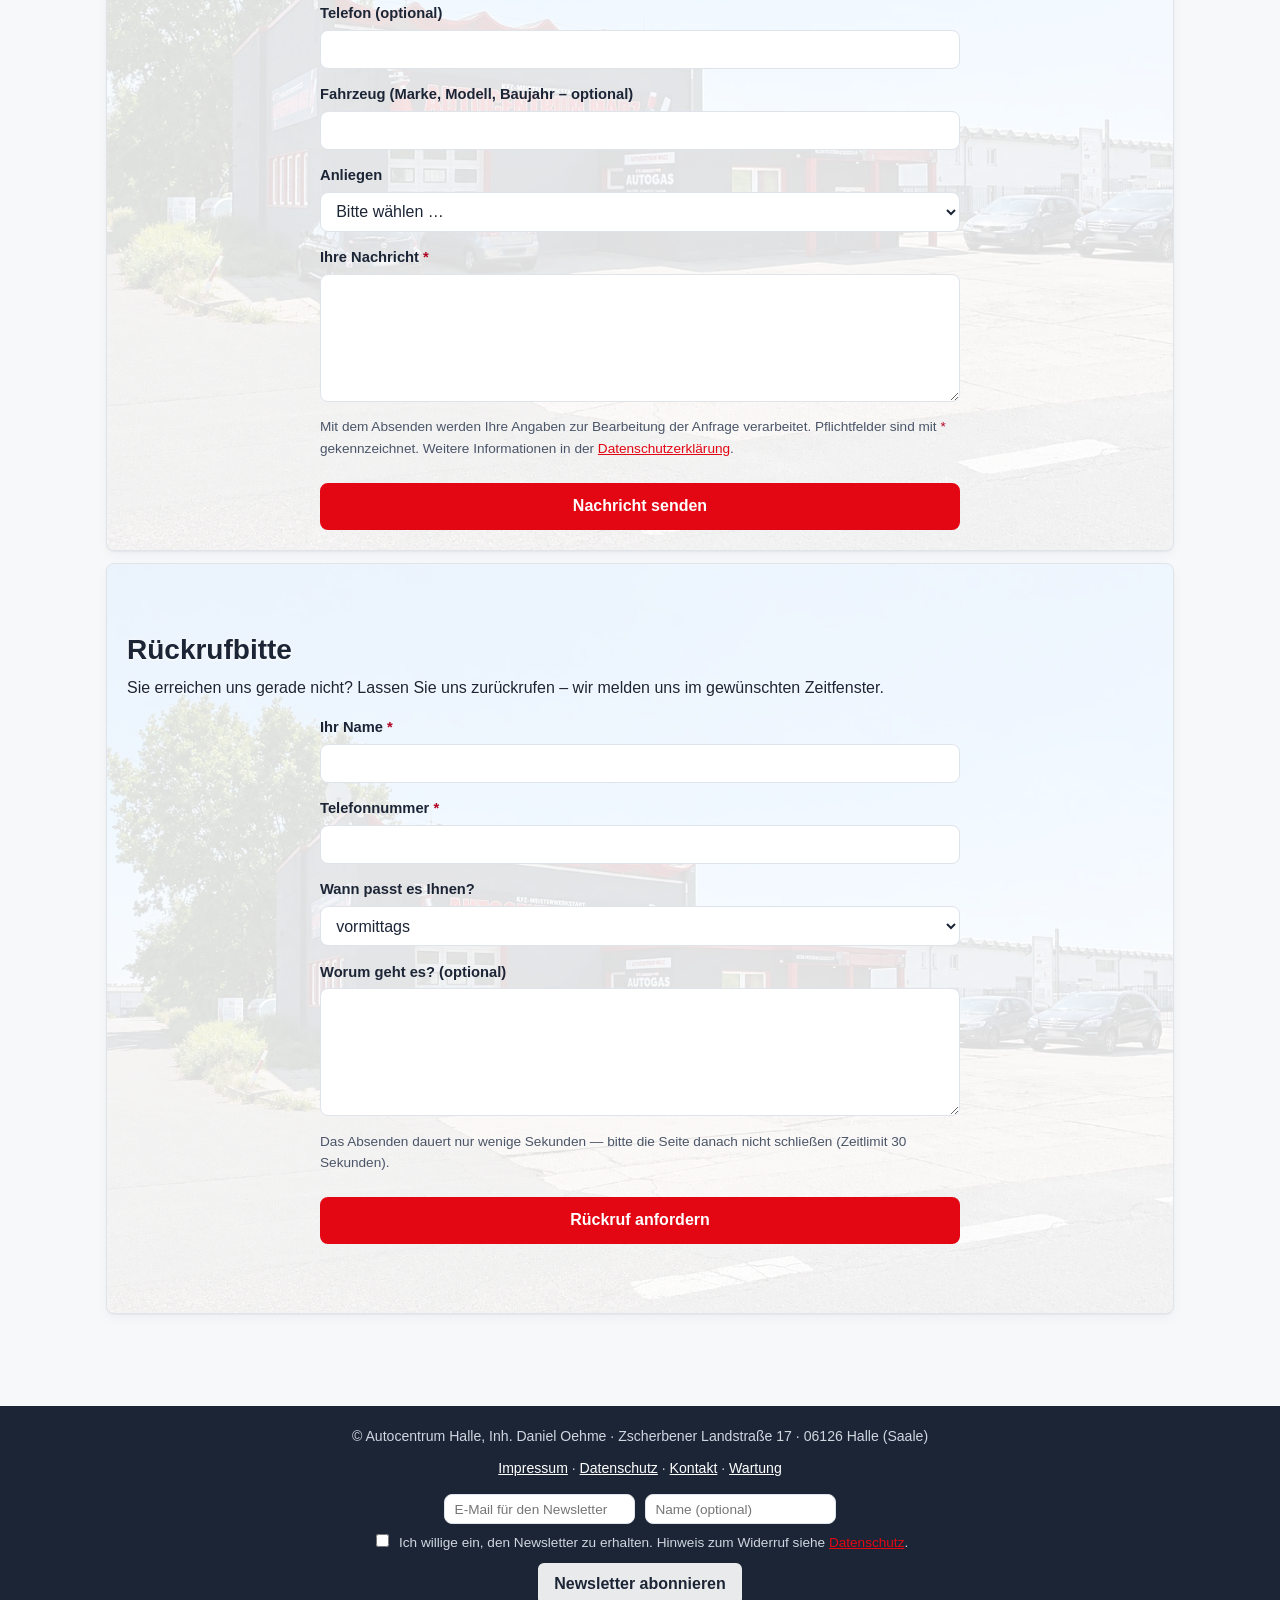
<file: kontakt.html>
<!DOCTYPE html>
<html lang="de" class="unterseite">
<head>
<meta charset="utf-8">
<meta name="viewport" content="width=device-width, initial-scale=1">
<title>Kontakt, Anfahrt und Öffnungszeiten – Autocentrum Halle</title>
<meta name="description" content="Kontakt zur KFZ-Meisterwerkstatt Autocentrum Halle: Telefon 0345 6786691, WhatsApp, E-Mail und Kontaktformular. Zscherbener Landstraße 17, 06126 Halle (Saale).">
<!-- Bis zur erneuten öffentlichen Freigabe bleibt die Website auf "noindex, nofollow". Vor dem Live-Gang auf autocentrum-halle.de auf "index, follow" stellen. -->
<meta name="robots" content="noindex, nofollow">
<meta name="theme-color" content="#1c2536">
<link rel="icon" href="data:image/svg+xml,%3Csvg%20xmlns='http://www.w3.org/2000/svg'%20viewBox='0%200%2064%2064'%3E%3Crect%20width='64'%20height='64'%20rx='12'%20fill='%231c2536'/%3E%3Ctext%20x='32'%20y='41'%20font-family='Arial,Helvetica,sans-serif'%20font-size='26'%20font-weight='700'%20fill='%23e30613'%20text-anchor='middle'%3EAC%3C/text%3E%3C/svg%3E">
<link rel="canonical" href="https://www.autocentrum-halle.de/kontakt.html">
<meta property="og:type" content="website">
<meta property="og:locale" content="de_DE">
<meta property="og:site_name" content="Autocentrum Halle">
<meta property="og:title" content="Kontakt, Anfahrt und Öffnungszeiten">
<meta property="og:description" content="Kontakt zur KFZ-Meisterwerkstatt Autocentrum Halle: Telefon 0345 6786691, WhatsApp, E-Mail und Kontaktformular. Zscherbener Landstraße 17, 06126 Halle (Saale).">
<meta property="og:url" content="https://www.autocentrum-halle.de/kontakt.html">
<meta property="og:image" content="https://www.autocentrum-halle.de/bilder/werkstatt-einfahrt.jpg">
<meta name="twitter:card" content="summary_large_image">
<link rel="preload" as="image" href="bilder/logo-autocentrum-halle.png">
<link rel="stylesheet" href="stil.css">
<script type="application/ld+json">
{
  "@context": "https://schema.org",
  "@type": "BreadcrumbList",
  "itemListElement": [
    {
      "@type": "ListItem",
      "position": 1,
      "name": "Startseite",
      "item": "https://www.autocentrum-halle.de/index.html"
    },
    {
      "@type": "ListItem",
      "position": 2,
      "name": "Kontakt",
      "item": "https://www.autocentrum-halle.de/kontakt.html"
    }
  ]
}</script>
</head>

<body>

<a class="skip-link" href="#inhalt">Zum Inhalt springen</a>

<a id="oben" class="anker-oben" aria-hidden="true"></a>

  <div class="sticky-bereich ohne-logo">

    <div class="kontaktleiste" role="region" aria-label="Kontakt und Öffnungszeiten auf einen Blick">
      <div class="kontaktleiste-inhalt">
        <a href="https://maps.app.goo.gl/aPtf8YcsTzUN7TdNA" target="_blank" rel="noopener noreferrer"
           aria-label="Adresse auf Google Maps anzeigen (öffnet in neuem Fenster)">
          <span class="symbol" aria-hidden="true"><svg class="svg-symbol" viewBox="0 0 24 24" focusable="false"><path d="M12 2a7 7 0 0 0-7 7c0 5.25 7 13 7 13s7-7.75 7-13a7 7 0 0 0-7-7Zm0 9.5A2.5 2.5 0 1 1 14.5 9 2.5 2.5 0 0 1 12 11.5Z"/></svg></span>
          Zscherbener Landstraße 17 · 06126 Halle (Saale)
        </a>
        <span class="trenner" aria-hidden="true">•</span>
        <a href="tel:+493456786691">
          <span class="symbol" aria-hidden="true"><svg class="svg-symbol" viewBox="0 0 24 24" focusable="false"><path d="M6.62 10.79a15.05 15.05 0 0 0 6.59 6.59l2.2-2.2a1 1 0 0 1 1.02-.24c1.12.37 2.33.57 3.57.57a1 1 0 0 1 1 1V20a1 1 0 0 1-1 1C10.61 21 3 13.39 3 4a1 1 0 0 1 1-1h3.5a1 1 0 0 1 1 1c0 1.24.2 2.45.57 3.57a1 1 0 0 1-.25 1.02l-2.2 2.2Z"/></svg></span>0345 – 678 66 91
        </a>
        <span class="trenner" aria-hidden="true">•</span>
        <a href="https://wa.me/491632615347" target="_blank" rel="noopener noreferrer"
           aria-label="WhatsApp-Chat öffnen (öffnet in neuem Fenster)">
          <span class="symbol" aria-hidden="true"><img class="svg-symbol" src="bilder/whatsapp-logo-44.png" alt="" width="22" height="22" decoding="async"></span>WhatsApp 0163 – 261 53 47
        </a>
        <span class="trenner" aria-hidden="true">•</span>
        <span>
          <span class="symbol" aria-hidden="true"><svg class="svg-symbol" viewBox="0 0 24 24" focusable="false"><path d="M12 2a10 10 0 1 0 0 20 10 10 0 0 0 0-20Zm0 18a8 8 0 1 1 0-16 8 8 0 0 1 0 16Zm.5-13H11v6l5.25 3.15.75-1.23-4.5-2.67Z"/></svg></span>
          <span data-zeiten-hinweis>Mo–Fr 08:00–17:00 · Sa/So geschlossen</span>
        </span>
      </div>
    </div>

    <header class="kopfzeile">
      <div class="kopfzeile-inhalt">
        <div class="kopfzeile-zeile">
          <a class="marke" href="index.html#oben" aria-label="Autocentrum Halle – zum Seitenanfang"><img src="bilder/logo-autocentrum-halle.png" alt="Autocentrum Halle" width="1100" height="377" loading="eager" decoding="async"></a>
          <button type="button" class="menue-schalter" id="menue-schalter" aria-expanded="false" aria-controls="mobil-menue" aria-label="Menü öffnen">
            <span class="menue-icon" aria-hidden="true"></span>
            <span>Menü</span>
          </button>
        </div>

        <!-- v124: Am Handy ist die Kontaktleiste ausgeblendet und neben dem Logo ist
             kein Platz — die Ankündigung erscheint deshalb als eigene Zeile oben im
             Kopfbereich. Am Rechner bleibt der Streifen verborgen. -->
        <p class="mobil-ankuendigung" data-ankuendigung-mobil hidden>
          <span class="symbol" aria-hidden="true">📅</span>
          <span data-ankuendigung-mobil-text></span>
        </p>

        <nav class="hauptnav" aria-label="Hauptnavigation">
          <ul>
          <li><a href="index.html#oben">Start</a></li>
          <li><a href="index.html#leistungen">Leistungen</a></li>
          <li><a href="index.html#werkstatt">Werkstatt</a></li>
          <li><a href="index.html#faq">FAQ</a></li>
          <li><a href="index.html#oeffnungszeiten">Öffnungszeiten</a></li>
          <li><a href="index.html#aktuelles">Aktuelles</a></li>
          <li><a href="kontakt.html" class="nav-aktiv" aria-current="page">Kontakt</a></li>
            <li>
              <span class="nav-zaehler" aria-label="Zähler der Seitenaufrufe">
                <span>Aufrufe:</span>
                <span class="zaehler-zahl" id="aufrufezahl">–</span>
              </span>
            </li>
          </ul>
        </nav>

        <nav class="mobil-menue" id="mobil-menue" aria-label="Hauptnavigation (mobil)" hidden>
          <ul>
          <li><a href="index.html#oben">Start</a></li>
          <li><a href="index.html#leistungen">Leistungen</a></li>
          <li><a href="index.html#werkstatt">Werkstatt</a></li>
          <li><a href="index.html#faq">FAQ</a></li>
          <li><a href="index.html#oeffnungszeiten">Öffnungszeiten</a></li>
          <li><a href="index.html#aktuelles">Aktuelles</a></li>
          <li><a href="kontakt.html" class="nav-aktiv" aria-current="page">Kontakt</a></li>
          </ul>
          <ul class="menue-recht">
            <li><a href="impressum.html">Impressum</a></li>
            <li><a href="datenschutz.html">Datenschutzerklärung</a></li>
          </ul>
        </nav>
      </div>
    </header>

  </div>

<main id="inhalt">

  <div class="seitenkopf reveal">
    <p class="brotkrumen"><a href="index.html">Startseite</a> › Kontakt</p>
    <h1 id="kontakt-titel">Kontakt &amp; Anfahrt</h1>
    <p class="lead">
      Rufen Sie an, schreiben Sie über WhatsApp oder nutzen Sie das Formular – wir melden uns zurück.
      Sie finden uns im Gewerbegebiet an der Zscherbener Landstraße, Sie fahren direkt vor die Halle.
    </p>
    <div class="aktionen">
      <a class="btn" href="tel:+493456786691">Jetzt anrufen</a>
      <a class="btn btn-whatsapp" href="https://wa.me/491632615347" target="_blank" rel="noopener noreferrer">WhatsApp<img class="btn-logo" src="bilder/whatsapp-logo-44.png" alt="" aria-hidden="true" width="22" height="22" loading="eager" decoding="async"></a>
      <a class="btn btn-zweit" href="https://www.google.com/maps/dir/?api=1&destination=51.4708168%2C11.8903277" target="_blank" rel="noopener noreferrer">Route planen</a>
    </div>
  </div>

  <section class="karte" aria-labelledby="kontaktdaten-titel">
    <h2 id="kontaktdaten-titel">So erreichen Sie uns</h2>

    <div class="kontakt-grid">
      <div class="kontakt-block reveal">
        <h3>Adresse</h3>
        <p>
          Autocentrum Halle<br>
          Inh. Daniel Oehme<br>
          Zscherbener Landstraße 17<br>
          06126 Halle (Saale)
        </p>
        <p>
          <a href="https://maps.app.goo.gl/aPtf8YcsTzUN7TdNA" target="_blank" rel="noopener noreferrer">Auf Google Maps anzeigen</a>
        </p>
      </div>

      <div class="kontakt-block reveal">
        <h3>Erreichbarkeit</h3>
        <p>Telefon/Fax: <a href="tel:+493456786691">0345 – 678 66 91</a></p>
        <p>Mobil: <a href="tel:+491632615347">0163 – 261 53 47</a></p>
        <p>WhatsApp: <a href="https://wa.me/491632615347" target="_blank" rel="noopener noreferrer">Chat starten</a></p>
        <p>E-Mail: <a href="mailto:info@autocentrum-halle.de">info@autocentrum-halle.de</a></p>
      </div>

      <div class="kontakt-block reveal">
        <h3>Anfahrt</h3>
        <p>
          Gewerbegebiet Zscherbener Landstraße. Werkstatthalle, Annahme und
          Stellplätze liegen auf einem gemeinsamen Hof – Sie fahren direkt vor die Halle.
        </p>
        <p>
          <a href="https://maps.app.goo.gl/aPtf8YcsTzUN7TdNA" target="_blank" rel="noopener noreferrer">Route in Google Maps planen</a>
        </p>
      </div>

      <div class="kontakt-block reveal">
        <h3>Öffnungszeiten</h3>
        <p class="status-badge" data-oeffnungsstatus role="status" aria-live="polite">
          <span class="status-punkt" aria-hidden="true"></span>
          <span class="status-text">Mo–Fr 08:00–17:00 Uhr</span>
        </p>
        <p>Mo–Fr: 08:00 – 17:00 Uhr<br>Sa/So: geschlossen</p>
      </div>
    </div>

    <figure class="werkstatt-bild reveal" style="margin-top: 0.85rem;">
      <img src="bilder/werkstatt-einfahrt.jpg"
           alt="Die Werkstatt Autocentrum Halle mit Hof, Annahme und Stellplätzen an der Zscherbener Landstraße."
           width="1600" height="1200" loading="lazy" decoding="async">
      <figcaption>
        <span class="werkstatt-pin" aria-hidden="true"><svg class="svg-symbol" viewBox="0 0 24 24" focusable="false"><path d="M12 2a7 7 0 0 0-7 7c0 5.25 7 13 7 13s7-7.75 7-13a7 7 0 0 0-7-7Zm0 9.5A2.5 2.5 0 1 1 14.5 9 2.5 2.5 0 0 1 12 11.5Z"/></svg></span>Zscherbener Landstraße 17 · 06126 Halle (Saale)
      </figcaption>
    </figure>
  </section>

  <section class="karte" aria-labelledby="formular-titel">
    <h2 id="formular-titel">Schreiben Sie uns</h2>
    <p>
      Sie möchten eine Anfrage stellen, einen Termin absprechen oder eine Frage an den Inhaber
      richten? Nutzen Sie das Formular – wir melden uns bei Ihnen zurück.
    </p>

    <form class="formular"
          name="kontakt"
          method="POST"
          novalidate action="https://autocentrum-halle-api.immerzu.workers.dev/api/formular">

      <input type="hidden" name="form-name" value="kontakt">

      <p class="honeypot-feld" aria-hidden="true">
        <label>Bitte nicht ausfüllen: <input name="bot-field" tabindex="-1" autocomplete="off"></label>
      </p>

      <label for="f-name">
        <span>Ihr Name <span class="pflicht" aria-hidden="true">*</span></span>
        <input id="f-name" name="name" type="text" required autocomplete="name">
      </label>

      <label for="f-email">
        <span>E-Mail <span class="pflicht" aria-hidden="true">*</span></span>
        <input id="f-email" name="email" type="email" required autocomplete="email">
      </label>

      <label for="f-telefon">
        <span>Telefon (optional)</span>
        <input id="f-telefon" name="telefon" type="tel" autocomplete="tel">
      </label>

      <label for="f-fahrzeug">
        <span>Fahrzeug (Marke, Modell, Baujahr – optional)</span>
        <input id="f-fahrzeug" name="fahrzeug" type="text" autocomplete="off">
      </label>

      <label for="f-anliegen">
        <span>Anliegen</span>
        <select id="f-anliegen" name="anliegen">
          <option value="">Bitte wählen …</option>
          <option>Inspektion &amp; Wartung</option>
          <option>HU / AU</option>
          <option>Bremsen</option>
          <option>Reifen</option>
          <option>Klimaservice</option>
          <option>Karosserie &amp; Blech</option>
          <option>Ersatzteile &amp; Zubehör</option>
          <option>Fahrzeugaufbereitung</option>
          <option>Ankauf &amp; Verkauf</option>
          <option>Allgemeine Anfrage</option>
        </select>
      </label>

      <label for="f-nachricht">
        <span>Ihre Nachricht <span class="pflicht" aria-hidden="true">*</span></span>
        <textarea id="f-nachricht" name="nachricht" required></textarea>
      </label>

      <p class="formular-hinweis">
        Mit dem Absenden werden Ihre Angaben zur Bearbeitung der Anfrage verarbeitet.
        Pflichtfelder sind mit <span class="pflicht" aria-hidden="true">*</span> gekennzeichnet.
        Weitere Informationen in der
        <a href="datenschutz.html">Datenschutzerklärung</a>.
      </p>

      <button type="submit" class="btn">Nachricht senden</button>
    </form>
  </section>

  <section class="karte" aria-labelledby="rueckruf-titel">
    <h2 id="rueckruf-titel">Rückrufbitte</h2>
    <p>
      Sie erreichen uns gerade nicht? Lassen Sie uns zurückrufen – wir melden uns im
      gewünschten Zeitfenster.
    </p>

    <form class="formular"
          name="rueckruf"
          method="POST"
          novalidate action="https://autocentrum-halle-api.immerzu.workers.dev/api/formular">

      <input type="hidden" name="form-name" value="rueckruf">

      <p class="honeypot-feld" aria-hidden="true">
        <label>Bitte nicht ausfüllen: <input name="bot-field" tabindex="-1" autocomplete="off"></label>
      </p>

      <label for="r-name">
        <span>Ihr Name <span class="pflicht" aria-hidden="true">*</span></span>
        <input id="r-name" name="name" type="text" required autocomplete="name">
      </label>

      <label for="r-telefon">
        <span>Telefonnummer <span class="pflicht" aria-hidden="true">*</span></span>
        <input id="r-telefon" name="telefon" type="tel" required autocomplete="tel">
      </label>

      <label for="r-zeitfenster">
        <span>Wann passt es Ihnen?</span>
        <select id="r-zeitfenster" name="zeitfenster">
          <option>vormittags</option>
          <option>nachmittags</option>
          <option>abends</option>
        </select>
      </label>

      <label for="r-nachricht">
        <span>Worum geht es? (optional)</span>
        <textarea id="r-nachricht" name="nachricht"></textarea>
      </label>

      <p class="formular-hinweis">
        Das Absenden dauert nur wenige Sekunden — bitte die Seite danach nicht schließen
        (Zeitlimit 30 Sekunden).
      </p>

      <button type="submit" class="btn">Rückruf anfordern</button>
    </form>
  </section>

</main>

<a class="zurueck-button" href="index.html#oben" aria-label="Zur Startseite">
  <span class="pfeil" aria-hidden="true">↑</span>
  <span class="beschriftung">Zur Startseite</span>
</a>

<!-- Notleiste – auf jeder Seite sofort erreichbar (Anrufen, WhatsApp, Route) -->
<div class="notleiste" id="notleiste" role="region" aria-label="Schnellkontakt">
  <div class="notleiste-inhalt">
    <a class="nl-anruf" href="tel:+493456786691" aria-label="Werkstatt anrufen: 0345 – 678 66 91">
      <span class="nl-symbol" aria-hidden="true"><svg viewBox="0 0 24 24" width="22" height="22" focusable="false"><path d="M6.62 10.79a15.05 15.05 0 0 0 6.59 6.59l2.2-2.2a1 1 0 0 1 1.02-.24c1.12.37 2.33.57 3.57.57a1 1 0 0 1 1 1V20a1 1 0 0 1-1 1C10.61 21 3 13.39 3 4a1 1 0 0 1 1-1h3.5a1 1 0 0 1 1 1c0 1.24.2 2.45.57 3.57a1 1 0 0 1-.25 1.02l-2.2 2.2Z"/></svg></span>
      <span>Anrufen</span>
    </a>
    <a class="nl-whatsapp" href="https://wa.me/491632615347?text=Guten%20Tag%2C%20ich%20brauche%20einen%20Termin%20f%C3%BCr%20mein%20Fahrzeug."
       target="_blank" rel="noopener noreferrer"
       aria-label="WhatsApp-Chat starten (öffnet in neuem Fenster)">
      <span class="nl-symbol" aria-hidden="true"><img src="bilder/whatsapp-logo-44.png" alt="" width="22" height="22" loading="eager" decoding="async"></span>
      <span>WhatsApp</span>
    </a>
    <a class="nl-route" href="https://www.google.com/maps/dir/?api=1&destination=51.4708168%2C11.8903277" target="_blank" rel="noopener noreferrer"
       aria-label="Route zur Werkstatt in Google Maps planen (öffnet in neuem Fenster)">
      <span class="nl-symbol" aria-hidden="true"><svg viewBox="0 0 24 24" width="22" height="22" focusable="false"><path d="M12 2a7 7 0 0 0-7 7c0 5.25 7 13 7 13s7-7.75 7-13a7 7 0 0 0-7-7Zm0 9.5A2.5 2.5 0 1 1 14.5 9 2.5 2.5 0 0 1 12 11.5Z"/></svg></span>
      <span>Route</span>
    </a>
  </div>
</div>

<footer>
  <p>© Autocentrum Halle, Inh. Daniel Oehme · Zscherbener Landstraße 17 · 06126 Halle (Saale)</p>
  <p><a href="impressum.html">Impressum</a> · <a href="datenschutz.html">Datenschutz</a> · <a href="kontakt.html">Kontakt</a> · <a href="https://autocentrum-halle-api.immerzu.workers.dev/wartung/" target="_blank" rel="noopener noreferrer">Wartung</a></p>
  <!-- v151 (2026-09-26): Newsletter — Speicherung über Cloudflare Worker und D1.
       KEIN Doppel-Opt-In und KEIN automatischer Versand; die Adressen werden im
       geschützten Datenbank gespeichert und von Hand ausgewertet. -->
  <form class="newsletter-formular" name="newsletter" method="POST" novalidate action="https://autocentrum-halle-api.immerzu.workers.dev/api/formular">
    <input type="hidden" name="form-name" value="newsletter">
    <p class="honeypot-feld" aria-hidden="true">
      <label>Bitte nicht ausfüllen: <input name="bot-field" tabindex="-1" autocomplete="off"></label>
    </p>
    <label class="newsletter-email">
      <span class="sr-only">E-Mail-Adresse</span>
      <input type="email" name="email" placeholder="E-Mail für den Newsletter" required autocomplete="email">
    </label>
    <label class="newsletter-name">
      <span class="sr-only">Name (optional)</span>
      <input type="text" name="name" placeholder="Name (optional)" autocomplete="name">
    </label>
    <label class="newsletter-consent">
      <input type="checkbox" name="consent" value="ja" required>
      <span>Ich willige ein, den Newsletter zu erhalten. Hinweis zum Widerruf siehe <a href="datenschutz.html">Datenschutz</a>.</span>
    </label>
    <button type="submit" class="btn btn-zweit">Newsletter abonnieren</button>
  </form>
</footer>

<script src="site.js"></script>

<script src="formulare.js"></script>
</body>
</html>
</file>
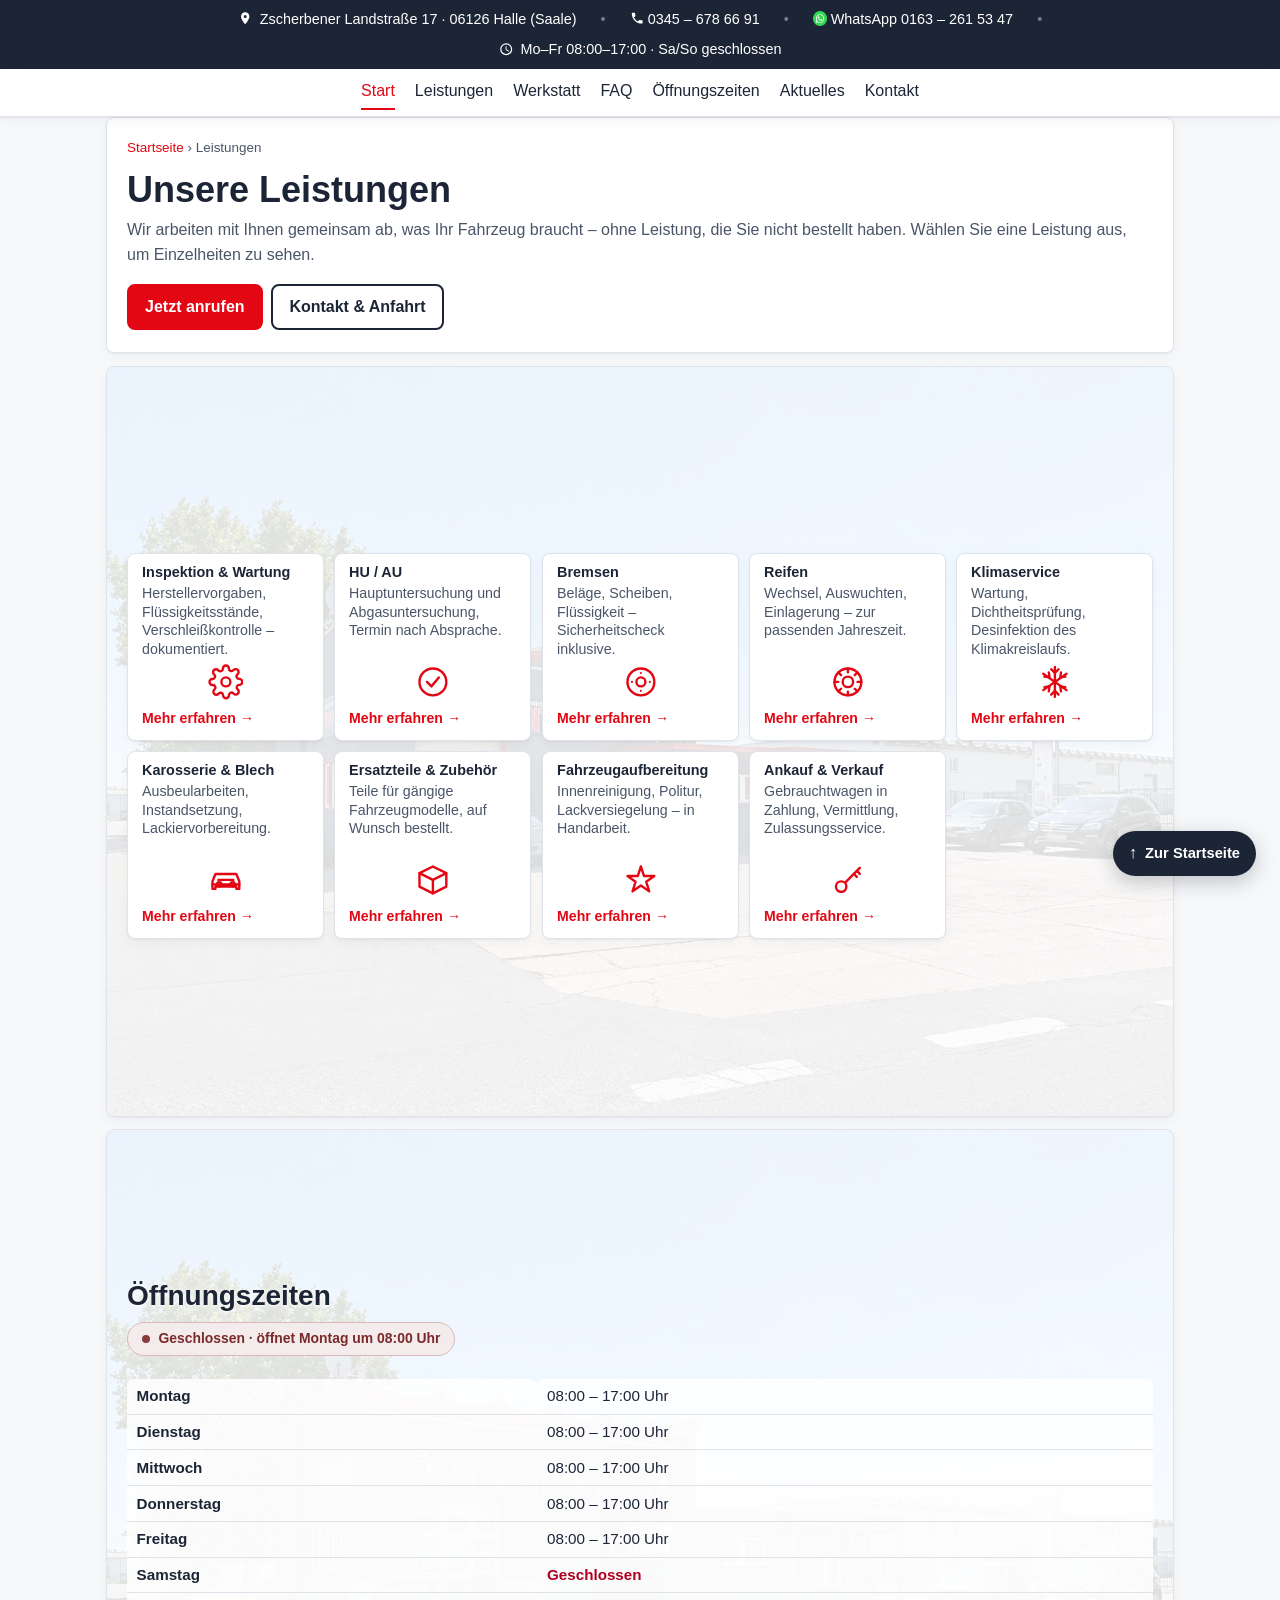
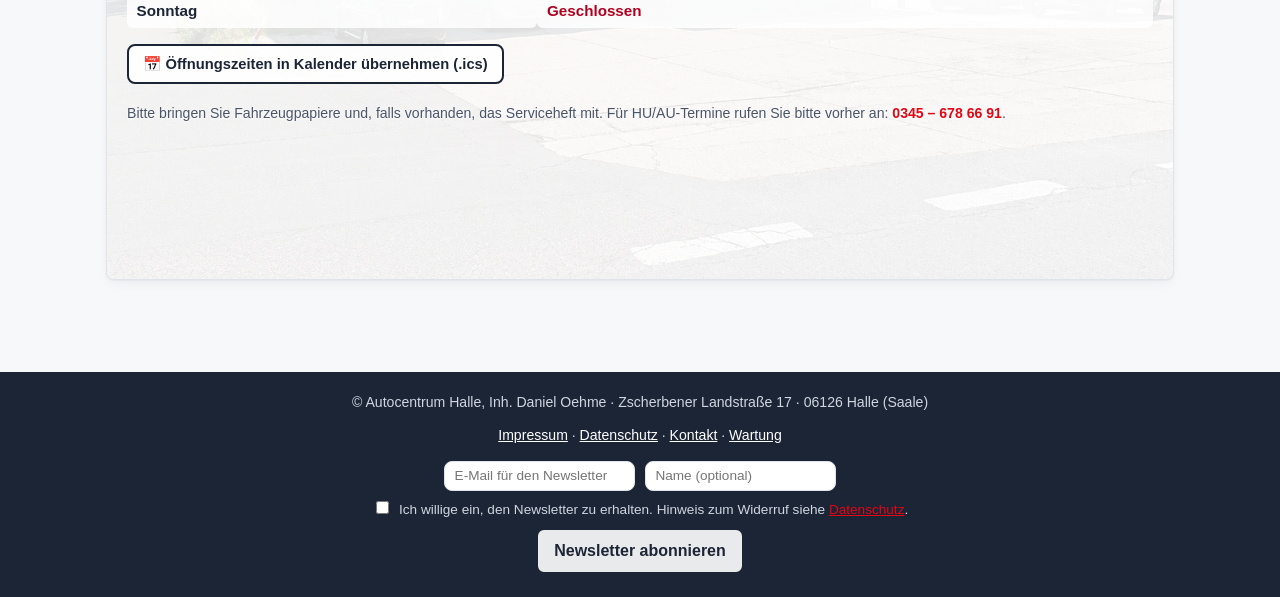
<file: leistungen.html>
<!DOCTYPE html>
<html lang="de" class="unterseite">
<head>
<meta charset="utf-8">
<meta name="viewport" content="width=device-width, initial-scale=1">
<title>Leistungen der KFZ-Meisterwerkstatt – Autocentrum Halle</title>
<meta name="description" content="Alle Leistungen im Überblick: Inspektion, HU/AU, Bremsen, Reifen, Klimaservice, Karosserie, Ersatzteile, Fahrzeugaufbereitung und Ankauf – Autocentrum Halle.">
<!-- Bis zur erneuten öffentlichen Freigabe bleibt die Website auf "noindex, nofollow". Vor dem Live-Gang auf autocentrum-halle.de auf "index, follow" stellen. -->
<meta name="robots" content="noindex, nofollow">
<meta name="theme-color" content="#1c2536">
<link rel="icon" href="data:image/svg+xml,%3Csvg%20xmlns='http://www.w3.org/2000/svg'%20viewBox='0%200%2064%2064'%3E%3Crect%20width='64'%20height='64'%20rx='12'%20fill='%231c2536'/%3E%3Ctext%20x='32'%20y='41'%20font-family='Arial,Helvetica,sans-serif'%20font-size='26'%20font-weight='700'%20fill='%23e30613'%20text-anchor='middle'%3EAC%3C/text%3E%3C/svg%3E">
<link rel="canonical" href="https://www.autocentrum-halle.de/leistungen.html">
<meta property="og:type" content="website">
<meta property="og:locale" content="de_DE">
<meta property="og:site_name" content="Autocentrum Halle">
<meta property="og:title" content="Leistungen der KFZ-Meisterwerkstatt">
<meta property="og:description" content="Alle Leistungen im Überblick: Inspektion, HU/AU, Bremsen, Reifen, Klimaservice, Karosserie, Ersatzteile, Fahrzeugaufbereitung und Ankauf – Autocentrum Halle.">
<meta property="og:url" content="https://www.autocentrum-halle.de/leistungen.html">
<meta property="og:image" content="https://www.autocentrum-halle.de/bilder/werkstatt-einfahrt.jpg">
<meta name="twitter:card" content="summary_large_image">
<link rel="preload" as="image" href="bilder/logo-autocentrum-halle.png">
<link rel="stylesheet" href="stil.css">
<script type="application/ld+json">
{
  "@context": "https://schema.org",
  "@type": "BreadcrumbList",
  "itemListElement": [
    {
      "@type": "ListItem",
      "position": 1,
      "name": "Startseite",
      "item": "https://www.autocentrum-halle.de/index.html"
    },
    {
      "@type": "ListItem",
      "position": 2,
      "name": "Leistungen",
      "item": "https://www.autocentrum-halle.de/leistungen.html"
    }
  ]
}</script>
</head>

<body>

<a class="skip-link" href="#inhalt">Zum Inhalt springen</a>

<a id="oben" class="anker-oben" aria-hidden="true"></a>

  <div class="sticky-bereich ohne-logo">

    <div class="kontaktleiste" role="region" aria-label="Kontakt und Öffnungszeiten auf einen Blick">
      <div class="kontaktleiste-inhalt">
        <a href="https://maps.app.goo.gl/aPtf8YcsTzUN7TdNA" target="_blank" rel="noopener noreferrer"
           aria-label="Adresse auf Google Maps anzeigen (öffnet in neuem Fenster)">
          <span class="symbol" aria-hidden="true"><svg class="svg-symbol" viewBox="0 0 24 24" focusable="false"><path d="M12 2a7 7 0 0 0-7 7c0 5.25 7 13 7 13s7-7.75 7-13a7 7 0 0 0-7-7Zm0 9.5A2.5 2.5 0 1 1 14.5 9 2.5 2.5 0 0 1 12 11.5Z"/></svg></span>
          Zscherbener Landstraße 17 · 06126 Halle (Saale)
        </a>
        <span class="trenner" aria-hidden="true">•</span>
        <a href="tel:+493456786691">
          <span class="symbol" aria-hidden="true"><svg class="svg-symbol" viewBox="0 0 24 24" focusable="false"><path d="M6.62 10.79a15.05 15.05 0 0 0 6.59 6.59l2.2-2.2a1 1 0 0 1 1.02-.24c1.12.37 2.33.57 3.57.57a1 1 0 0 1 1 1V20a1 1 0 0 1-1 1C10.61 21 3 13.39 3 4a1 1 0 0 1 1-1h3.5a1 1 0 0 1 1 1c0 1.24.2 2.45.57 3.57a1 1 0 0 1-.25 1.02l-2.2 2.2Z"/></svg></span>0345 – 678 66 91
        </a>
        <span class="trenner" aria-hidden="true">•</span>
        <a href="https://wa.me/491632615347" target="_blank" rel="noopener noreferrer"
           aria-label="WhatsApp-Chat öffnen (öffnet in neuem Fenster)">
          <span class="symbol" aria-hidden="true"><img class="svg-symbol" src="bilder/whatsapp-logo-44.png" alt="" width="22" height="22" decoding="async"></span>WhatsApp 0163 – 261 53 47
        </a>
        <span class="trenner" aria-hidden="true">•</span>
        <span>
          <span class="symbol" aria-hidden="true"><svg class="svg-symbol" viewBox="0 0 24 24" focusable="false"><path d="M12 2a10 10 0 1 0 0 20 10 10 0 0 0 0-20Zm0 18a8 8 0 1 1 0-16 8 8 0 0 1 0 16Zm.5-13H11v6l5.25 3.15.75-1.23-4.5-2.67Z"/></svg></span>
          <span data-zeiten-hinweis>Mo–Fr 08:00–17:00 · Sa/So geschlossen</span>
        </span>
      </div>
    </div>

    <header class="kopfzeile">
      <div class="kopfzeile-inhalt">
        <div class="kopfzeile-zeile">
          <a class="marke" href="index.html#oben" aria-label="Autocentrum Halle – zum Seitenanfang"><img src="bilder/logo-autocentrum-halle.png" alt="Autocentrum Halle" width="1100" height="377" loading="eager" decoding="async"></a>
          <button type="button" class="menue-schalter" id="menue-schalter" aria-expanded="false" aria-controls="mobil-menue" aria-label="Menü öffnen">
            <span class="menue-icon" aria-hidden="true"></span>
            <span>Menü</span>
          </button>
        </div>

        <!-- v124: Am Handy ist die Kontaktleiste ausgeblendet und neben dem Logo ist
             kein Platz — die Ankündigung erscheint deshalb als eigene Zeile oben im
             Kopfbereich. Am Rechner bleibt der Streifen verborgen. -->
        <p class="mobil-ankuendigung" data-ankuendigung-mobil hidden>
          <span class="symbol" aria-hidden="true">📅</span>
          <span data-ankuendigung-mobil-text></span>
        </p>

        <nav class="hauptnav" aria-label="Hauptnavigation">
          <ul>
          <li><a href="index.html#oben">Start</a></li>
          <li><a href="index.html#leistungen" class="nav-aktiv" aria-current="page">Leistungen</a></li>
          <li><a href="index.html#werkstatt">Werkstatt</a></li>
          <li><a href="index.html#faq">FAQ</a></li>
          <li><a href="index.html#oeffnungszeiten">Öffnungszeiten</a></li>
          <li><a href="index.html#aktuelles">Aktuelles</a></li>
          <li><a href="kontakt.html">Kontakt</a></li>
            <li>
              <span class="nav-zaehler" aria-label="Zähler der Seitenaufrufe">
                <span>Aufrufe:</span>
                <span class="zaehler-zahl" id="aufrufezahl">–</span>
              </span>
            </li>
          </ul>
        </nav>

        <nav class="mobil-menue" id="mobil-menue" aria-label="Hauptnavigation (mobil)" hidden>
          <ul>
          <li><a href="index.html#oben">Start</a></li>
          <li><a href="index.html#leistungen" class="nav-aktiv" aria-current="page">Leistungen</a></li>
          <li><a href="index.html#werkstatt">Werkstatt</a></li>
          <li><a href="index.html#faq">FAQ</a></li>
          <li><a href="index.html#oeffnungszeiten">Öffnungszeiten</a></li>
          <li><a href="index.html#aktuelles">Aktuelles</a></li>
          <li><a href="kontakt.html">Kontakt</a></li>
          </ul>
          <ul class="menue-recht">
            <li><a href="impressum.html">Impressum</a></li>
            <li><a href="datenschutz.html">Datenschutzerklärung</a></li>
          </ul>
        </nav>
      </div>
    </header>

  </div>

<main id="inhalt">

  <div class="seitenkopf reveal">
    <p class="brotkrumen"><a href="index.html">Startseite</a> › Leistungen</p>
    <h1 id="leistungen-titel">Unsere Leistungen</h1>
    <p class="lead">
      Wir arbeiten mit Ihnen gemeinsam ab, was Ihr Fahrzeug braucht – ohne Leistung, die Sie nicht
      bestellt haben. Wählen Sie eine Leistung aus, um Einzelheiten zu sehen.
    </p>
    <div class="aktionen">
      <a class="btn" href="tel:+493456786691">Jetzt anrufen</a>
      <a class="btn btn-zweit" href="kontakt.html">Kontakt &amp; Anfahrt</a>
    </div>
  </div>

  <section class="karte" aria-labelledby="leistungen-liste">
    <h2 id="leistungen-liste" class="sr-only">Leistungen im Einzelnen</h2>
    <div class="leistungen">
      <a class="leistung reveal" href="leistungen/inspektion-wartung.html">
        <h3>Inspektion &amp; Wartung</h3>
        <p>Herstellervorgaben, Flüssigkeitsstände, Verschleißkontrolle – dokumentiert.</p>
        <div class="leistung-symbol" aria-hidden="true">
          <svg viewBox="0 0 24 24" fill="none" stroke="currentColor" stroke-width="1.6" stroke-linecap="round" stroke-linejoin="round">
            <circle cx="12" cy="12" r="3"/>
            <path d="M19.4 15a1.7 1.7 0 0 0 .3 1.8l.1.1a2 2 0 1 1-2.8 2.8l-.1-.1a1.7 1.7 0 0 0-1.8-.3 1.7 1.7 0 0 0-1 1.5V21a2 2 0 1 1-4 0v-.1a1.7 1.7 0 0 0-1-1.5 1.7 1.7 0 0 0-1.8.3l-.1.1a2 2 0 1 1-2.8-2.8l.1-.1a1.7 1.7 0 0 0 .3-1.8 1.7 1.7 0 0 0-1.5-1H3a2 2 0 1 1 0-4h.1A1.7 1.7 0 0 0 4.6 9a1.7 1.7 0 0 0-.3-1.8l-.1-.1a2 2 0 1 1 2.8-2.8l.1.1a1.7 1.7 0 0 0 1.8.3H9a1.7 1.7 0 0 0 1-1.5V3a2 2 0 1 1 4 0v.1a1.7 1.7 0 0 0 1 1.5 1.7 1.7 0 0 0 1.8-.3l.1-.1a2 2 0 1 1 2.8 2.8l-.1.1a1.7 1.7 0 0 0-.3 1.8V9a1.7 1.7 0 0 0 1.5 1H21a2 2 0 1 1 0 4h-.1a1.7 1.7 0 0 0-1.5 1z"/>
          </svg>
        </div>
        <span class="kachel-mehr">Mehr erfahren</span>
      </a>
      <a class="leistung reveal" href="leistungen/hu-au.html">
        <h3>HU / AU</h3>
        <p>Hauptuntersuchung und Abgasuntersuchung, Termin nach Absprache.</p>
        <div class="leistung-symbol" aria-hidden="true">
          <svg viewBox="0 0 24 24" fill="none" stroke="currentColor" stroke-width="1.6" stroke-linecap="round" stroke-linejoin="round">
            <circle cx="12" cy="12" r="9"/>
            <path d="m8 12 3 3 5-6"/>
          </svg>
        </div>
        <span class="kachel-mehr">Mehr erfahren</span>
      </a>
      <a class="leistung reveal" href="leistungen/bremsen.html">
        <h3>Bremsen</h3>
        <p>Beläge, Scheiben, Flüssigkeit – Sicherheitscheck inklusive.</p>
        <div class="leistung-symbol" aria-hidden="true">
          <svg viewBox="0 0 24 24" fill="none" stroke="currentColor" stroke-width="1.6" stroke-linecap="round" stroke-linejoin="round">
            <circle cx="12" cy="12" r="9"/>
            <circle cx="12" cy="12" r="3"/>
            <circle cx="12" cy="6" r="0.7" fill="currentColor" stroke="none"/>
            <circle cx="12" cy="18" r="0.7" fill="currentColor" stroke="none"/>
            <circle cx="6" cy="12" r="0.7" fill="currentColor" stroke="none"/>
            <circle cx="18" cy="12" r="0.7" fill="currentColor" stroke="none"/>
          </svg>
        </div>
        <span class="kachel-mehr">Mehr erfahren</span>
      </a>
      <a class="leistung reveal" href="leistungen/reifen.html">
        <h3>Reifen</h3>
        <p>Wechsel, Auswuchten, Einlagerung – zur passenden Jahreszeit.</p>
        <div class="leistung-symbol" aria-hidden="true">
          <svg viewBox="0 0 24 24" fill="none" stroke="currentColor" stroke-width="1.6" stroke-linecap="round" stroke-linejoin="round">
            <circle cx="12" cy="12" r="9"/>
            <circle cx="12" cy="12" r="3.5"/>
            <path d="M12 3v2.5M12 18.5V21M3 12h2.5M18.5 12H21M5.6 5.6l1.8 1.8M16.6 16.6l1.8 1.8M5.6 18.4l1.8-1.8M16.6 7.4l1.8-1.8"/>
          </svg>
        </div>
        <span class="kachel-mehr">Mehr erfahren</span>
      </a>
      <a class="leistung reveal" href="leistungen/klimaservice.html">
        <h3>Klimaservice</h3>
        <p>Wartung, Dichtheitsprüfung, Desinfektion des Klimakreislaufs.</p>
        <div class="leistung-symbol" aria-hidden="true">
          <svg viewBox="0 0 24 24" fill="none" stroke="currentColor" stroke-width="1.6" stroke-linecap="round" stroke-linejoin="round">
            <path d="M12 2v20"/>
            <path d="M4.2 6.5 19.8 17.5"/>
            <path d="M19.8 6.5 4.2 17.5"/>
            <path d="m9.5 3.5 2.5 2.5 2.5-2.5"/>
            <path d="m9.5 20.5 2.5-2.5 2.5 2.5"/>
            <path d="m5 8.5 3.4.5-.5-3.4"/>
            <path d="m19 15.5-3.4-.5.5 3.4"/>
            <path d="m5 15.5 3.4-.5-.5 3.4"/>
            <path d="m19 8.5-3.4.5.5-3.4"/>
          </svg>
        </div>
        <span class="kachel-mehr">Mehr erfahren</span>
      </a>
      <a class="leistung reveal" href="leistungen/karosserie-blech.html">
        <h3>Karosserie &amp; Blech</h3>
        <p>Ausbeularbeiten, Instandsetzung, Lackiervorbereitung.</p>
        <div class="leistung-symbol" aria-hidden="true">
          <svg viewBox="0 0 24 24" fill="none" stroke="currentColor" stroke-width="1.6" stroke-linecap="round" stroke-linejoin="round">
            <path d="M3 15v-2l2-5h14l2 5v2"/>
            <path d="M3 15h18v3h-2v-1.5H5V18H3z"/>
            <path d="M7 12h10"/>
            <circle cx="7.5" cy="15" r="1.4"/>
            <circle cx="16.5" cy="15" r="1.4"/>
          </svg>
        </div>
        <span class="kachel-mehr">Mehr erfahren</span>
      </a>
      <a class="leistung reveal" href="leistungen/ersatzteile-zubehoer.html">
        <h3>Ersatzteile &amp; Zubehör</h3>
        <p>Teile für gängige Fahrzeugmodelle, auf Wunsch bestellt.</p>
        <div class="leistung-symbol" aria-hidden="true">
          <svg viewBox="0 0 24 24" fill="none" stroke="currentColor" stroke-width="1.6" stroke-linecap="round" stroke-linejoin="round">
            <path d="M3 7.5 12 3l9 4.5-9 4.5z"/>
            <path d="M3 7.5v9l9 4.5 9-4.5v-9"/>
            <path d="M12 12v9"/>
          </svg>
        </div>
        <span class="kachel-mehr">Mehr erfahren</span>
      </a>
      <a class="leistung reveal" href="leistungen/fahrzeugaufbereitung.html">
        <h3>Fahrzeugaufbereitung</h3>
        <p>Innenreinigung, Politur, Lackversiegelung – in Handarbeit.</p>
        <div class="leistung-symbol" aria-hidden="true">
          <svg viewBox="0 0 24 24" fill="none" stroke="currentColor" stroke-width="1.6" stroke-linecap="round" stroke-linejoin="round">
            <path d="m12 3 2.1 6.4H21l-5.4 3.9 2 6.4L12 15.8 6.4 19.7l2-6.4L3 9.4h6.9z"/>
          </svg>
        </div>
        <span class="kachel-mehr">Mehr erfahren</span>
      </a>
      <a class="leistung reveal" href="leistungen/ankauf-verkauf.html">
        <h3>Ankauf &amp; Verkauf</h3>
        <p>Gebrauchtwagen in Zahlung, Vermittlung, Zulassungsservice.</p>
        <div class="leistung-symbol" aria-hidden="true">
          <svg viewBox="0 0 24 24" fill="none" stroke="currentColor" stroke-width="1.6" stroke-linecap="round" stroke-linejoin="round">
            <circle cx="7.5" cy="16.5" r="3.5"/>
            <path d="m10.5 13.5 9.5-9.5"/>
            <path d="m16 8 2 2"/>
            <path d="m18 6 2 2"/>
          </svg>
        </div>
        <span class="kachel-mehr">Mehr erfahren</span>
      </a>
    </div>
  </section>

  <section id="oeffnungszeiten" class="karte" aria-labelledby="oeffnungszeiten-titel">
    <h2 id="oeffnungszeiten-titel">Öffnungszeiten</h2>

    <div class="status-zeile">
      <p class="status-badge" data-oeffnungsstatus role="status" aria-live="polite">
        <span class="status-punkt" aria-hidden="true"></span>
        <span class="status-text">Mo–Fr 08:00–17:00 Uhr</span>
      </p>
    </div>

    <table class="oeffnungstabelle">
      <caption class="sr-only">Öffnungszeiten der Werkstatt</caption>
      <tbody>
        <tr><th scope="row">Montag</th><td>08:00 – 17:00 Uhr</td></tr>
        <tr><th scope="row">Dienstag</th><td>08:00 – 17:00 Uhr</td></tr>
        <tr><th scope="row">Mittwoch</th><td>08:00 – 17:00 Uhr</td></tr>
        <tr><th scope="row">Donnerstag</th><td>08:00 – 17:00 Uhr</td></tr>
        <tr><th scope="row">Freitag</th><td>08:00 – 17:00 Uhr</td></tr>
        <tr><th scope="row">Samstag</th><td class="status-zu">Geschlossen</td></tr>
        <tr><th scope="row">Sonntag</th><td class="status-zu">Geschlossen</td></tr>
      </tbody>
    </table>

    <p style="margin-top: 1rem;">
      <a class="btn btn-iks" href="#" id="ics-download" rel="nofollow">
        <span aria-hidden="true">📅</span> Öffnungszeiten in Kalender übernehmen (.ics)
      </a>
    </p>

    <p class="notiz">
      Bitte bringen Sie Fahrzeugpapiere und, falls vorhanden, das Serviceheft mit.
      Für HU/AU-Termine rufen Sie bitte vorher an:
      <a href="tel:+493456786691">0345 – 678 66 91</a>.
    </p>
  </section>


</main>

<a class="zurueck-button" href="index.html#oben" aria-label="Zur Startseite">
  <span class="pfeil" aria-hidden="true">↑</span>
  <span class="beschriftung">Zur Startseite</span>
</a>

<!-- Notleiste – auf jeder Seite sofort erreichbar (Anrufen, WhatsApp, Route) -->
<div class="notleiste" id="notleiste" role="region" aria-label="Schnellkontakt">
  <div class="notleiste-inhalt">
    <a class="nl-anruf" href="tel:+493456786691" aria-label="Werkstatt anrufen: 0345 – 678 66 91">
      <span class="nl-symbol" aria-hidden="true"><svg viewBox="0 0 24 24" width="22" height="22" focusable="false"><path d="M6.62 10.79a15.05 15.05 0 0 0 6.59 6.59l2.2-2.2a1 1 0 0 1 1.02-.24c1.12.37 2.33.57 3.57.57a1 1 0 0 1 1 1V20a1 1 0 0 1-1 1C10.61 21 3 13.39 3 4a1 1 0 0 1 1-1h3.5a1 1 0 0 1 1 1c0 1.24.2 2.45.57 3.57a1 1 0 0 1-.25 1.02l-2.2 2.2Z"/></svg></span>
      <span>Anrufen</span>
    </a>
    <a class="nl-whatsapp" href="https://wa.me/491632615347?text=Guten%20Tag%2C%20ich%20brauche%20einen%20Termin%20f%C3%BCr%20mein%20Fahrzeug."
       target="_blank" rel="noopener noreferrer"
       aria-label="WhatsApp-Chat starten (öffnet in neuem Fenster)">
      <span class="nl-symbol" aria-hidden="true"><img src="bilder/whatsapp-logo-44.png" alt="" width="22" height="22" loading="eager" decoding="async"></span>
      <span>WhatsApp</span>
    </a>
    <a class="nl-route" href="https://www.google.com/maps/dir/?api=1&destination=51.4708168%2C11.8903277" target="_blank" rel="noopener noreferrer"
       aria-label="Route zur Werkstatt in Google Maps planen (öffnet in neuem Fenster)">
      <span class="nl-symbol" aria-hidden="true"><svg viewBox="0 0 24 24" width="22" height="22" focusable="false"><path d="M12 2a7 7 0 0 0-7 7c0 5.25 7 13 7 13s7-7.75 7-13a7 7 0 0 0-7-7Zm0 9.5A2.5 2.5 0 1 1 14.5 9 2.5 2.5 0 0 1 12 11.5Z"/></svg></span>
      <span>Route</span>
    </a>
  </div>
</div>

<footer>
  <p>© Autocentrum Halle, Inh. Daniel Oehme · Zscherbener Landstraße 17 · 06126 Halle (Saale)</p>
  <p><a href="impressum.html">Impressum</a> · <a href="datenschutz.html">Datenschutz</a> · <a href="kontakt.html">Kontakt</a> · <a href="https://autocentrum-halle-api.immerzu.workers.dev/wartung/" target="_blank" rel="noopener noreferrer">Wartung</a></p>
  <!-- v151 (2026-09-26): Newsletter — Speicherung über Cloudflare Worker und D1.
       KEIN Doppel-Opt-In und KEIN automatischer Versand; die Adressen werden im
       geschützten Datenbank gespeichert und von Hand ausgewertet. -->
  <form class="newsletter-formular" name="newsletter" method="POST" novalidate action="https://autocentrum-halle-api.immerzu.workers.dev/api/formular">
    <input type="hidden" name="form-name" value="newsletter">
    <p class="honeypot-feld" aria-hidden="true">
      <label>Bitte nicht ausfüllen: <input name="bot-field" tabindex="-1" autocomplete="off"></label>
    </p>
    <label class="newsletter-email">
      <span class="sr-only">E-Mail-Adresse</span>
      <input type="email" name="email" placeholder="E-Mail für den Newsletter" required autocomplete="email">
    </label>
    <label class="newsletter-name">
      <span class="sr-only">Name (optional)</span>
      <input type="text" name="name" placeholder="Name (optional)" autocomplete="name">
    </label>
    <label class="newsletter-consent">
      <input type="checkbox" name="consent" value="ja" required>
      <span>Ich willige ein, den Newsletter zu erhalten. Hinweis zum Widerruf siehe <a href="datenschutz.html">Datenschutz</a>.</span>
    </label>
    <button type="submit" class="btn btn-zweit">Newsletter abonnieren</button>
  </form>
</footer>

<script src="site.js"></script>

<script src="formulare.js"></script>
</body>
</html>
</file>
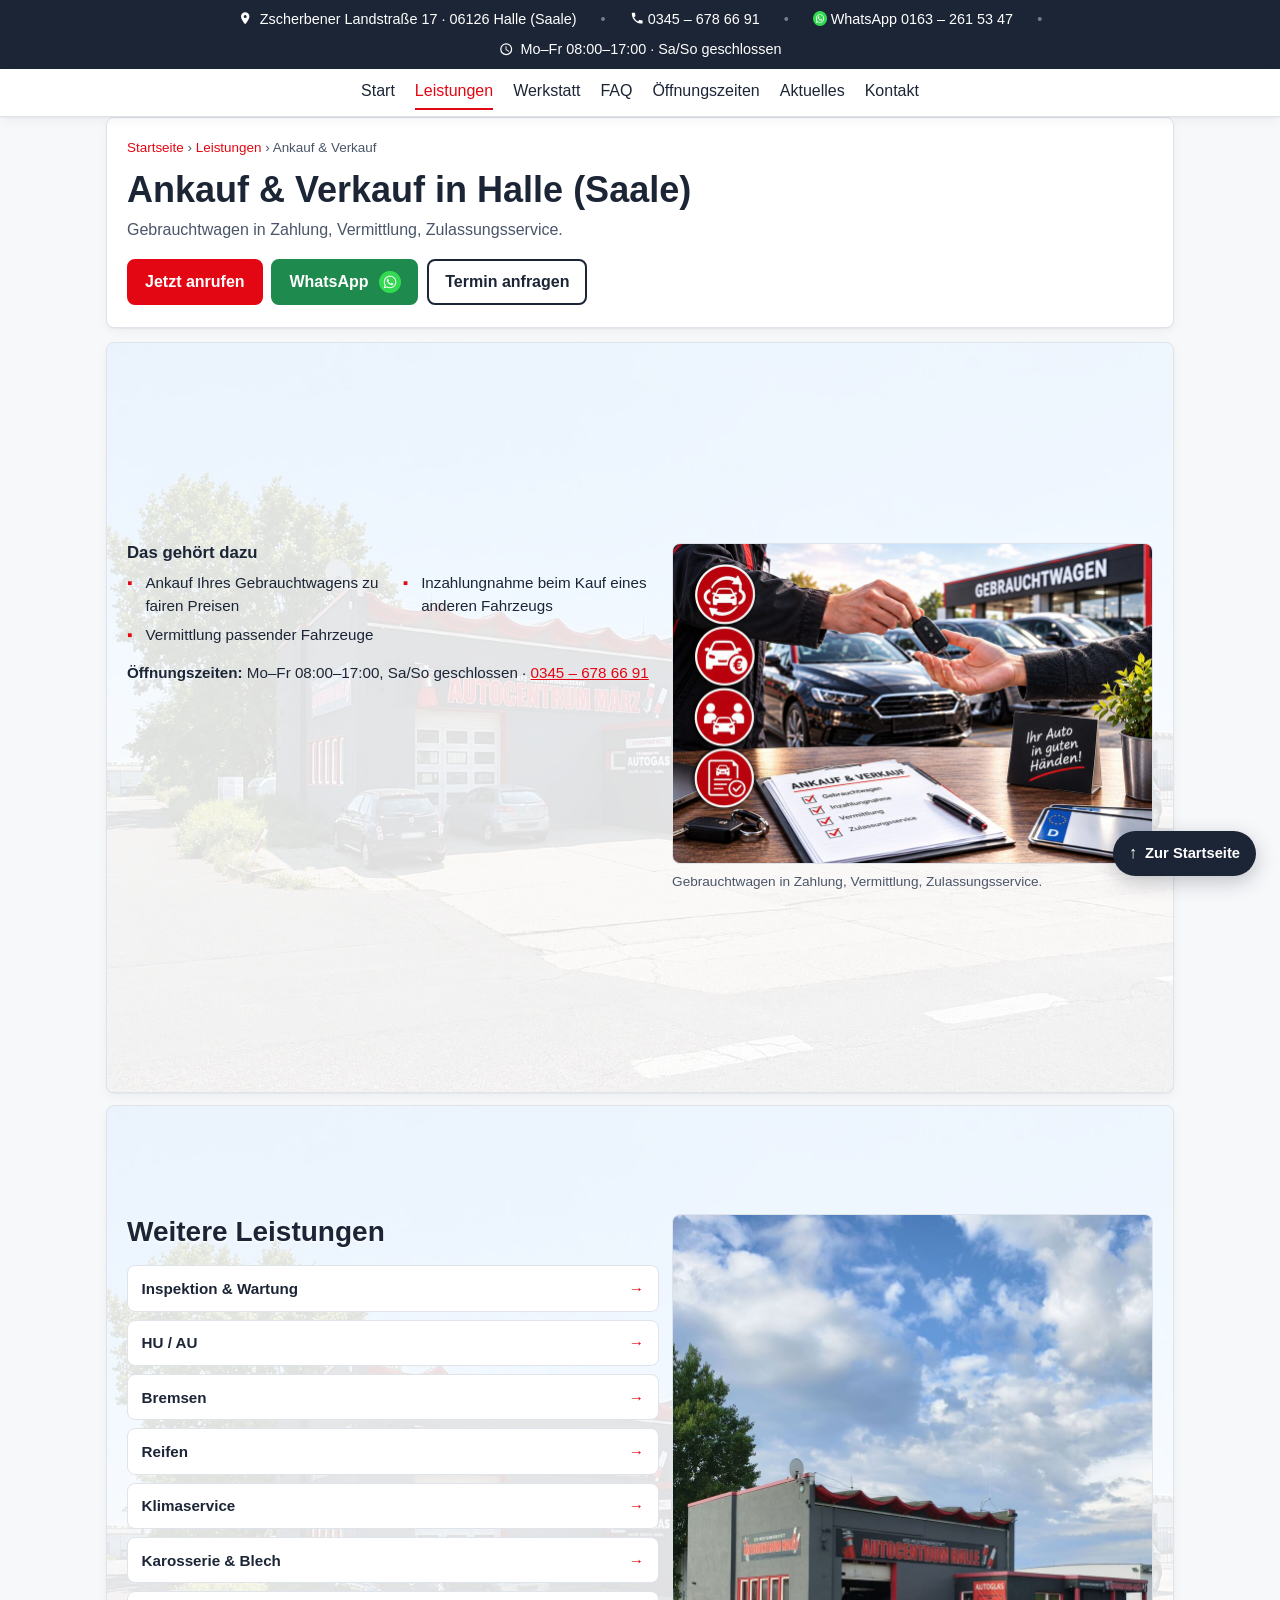
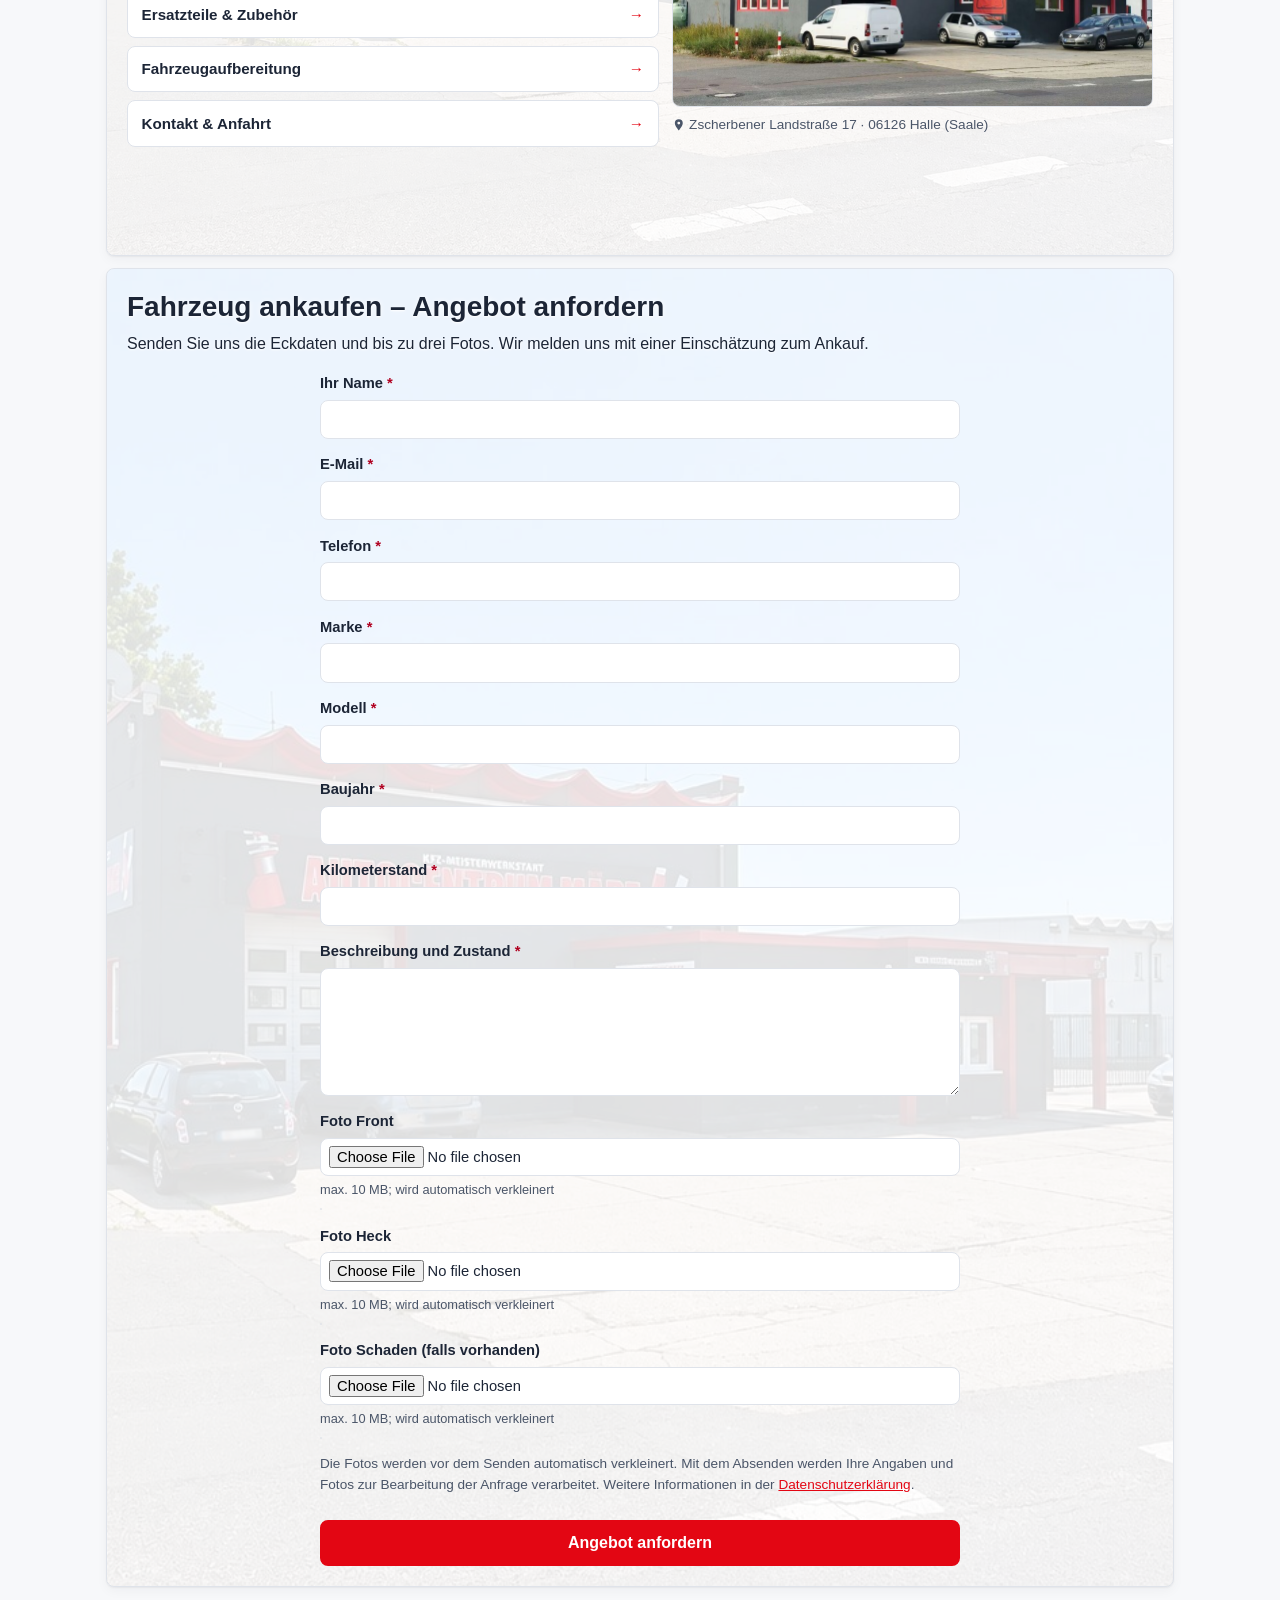
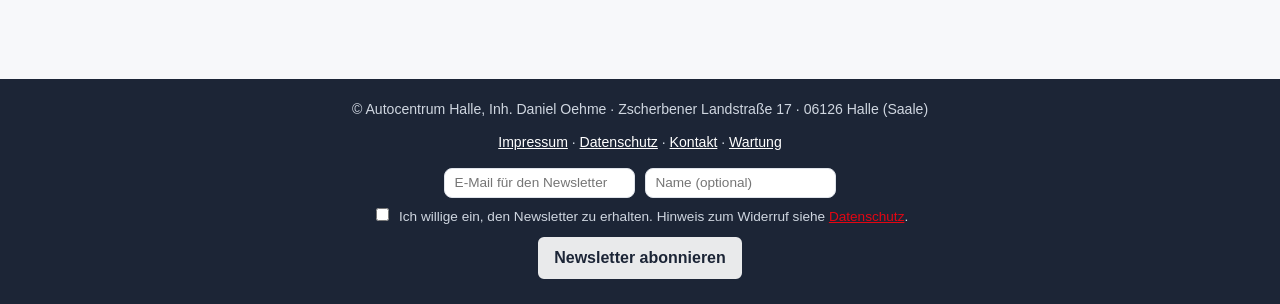
<file: leistungen/ankauf-verkauf.html>
<!DOCTYPE html>
<html lang="de" class="unterseite">
<head>
<meta charset="utf-8">
<meta name="viewport" content="width=device-width, initial-scale=1">
<title>Ankauf & Verkauf in Halle (Saale) – Autocentrum Halle</title>
<meta name="description" content="Ankauf & Verkauf in Halle (Saale): Gebrauchtwagen in Zahlung, Vermittlung, Zulassungsservice. KFZ-Meisterwerkstatt Autocentrum Halle, Zscherbener Landstraße 17, Tel. 0345 6786691.">
<!-- Bis zur erneuten öffentlichen Freigabe bleibt die Website auf "noindex, nofollow". Vor dem Live-Gang auf autocentrum-halle.de auf "index, follow" stellen. -->
<meta name="robots" content="noindex, nofollow">
<meta name="theme-color" content="#1c2536">
<link rel="icon" href="data:image/svg+xml,%3Csvg%20xmlns='http://www.w3.org/2000/svg'%20viewBox='0%200%2064%2064'%3E%3Crect%20width='64'%20height='64'%20rx='12'%20fill='%231c2536'/%3E%3Ctext%20x='32'%20y='41'%20font-family='Arial,Helvetica,sans-serif'%20font-size='26'%20font-weight='700'%20fill='%23e30613'%20text-anchor='middle'%3EAC%3C/text%3E%3C/svg%3E">
<link rel="canonical" href="https://www.autocentrum-halle.de/leistungen/ankauf-verkauf.html">
<meta property="og:type" content="website">
<meta property="og:locale" content="de_DE">
<meta property="og:site_name" content="Autocentrum Halle">
<meta property="og:title" content="Ankauf & Verkauf in Halle (Saale)">
<meta property="og:description" content="Ankauf & Verkauf in Halle (Saale): Gebrauchtwagen in Zahlung, Vermittlung, Zulassungsservice. KFZ-Meisterwerkstatt Autocentrum Halle, Zscherbener Landstraße 17, Tel. 0345 6786691.">
<meta property="og:url" content="https://www.autocentrum-halle.de/leistungen/ankauf-verkauf.html">
<meta property="og:image" content="https://www.autocentrum-halle.de/bilder/werkstatt-einfahrt.jpg">
<meta name="twitter:card" content="summary_large_image">
<link rel="preload" as="image" href="../bilder/logo-autocentrum-halle.png">
<link rel="stylesheet" href="../stil.css">
<script type="application/ld+json">
{
  "@context": "https://schema.org",
  "@type": "BreadcrumbList",
  "itemListElement": [
    {
      "@type": "ListItem",
      "position": 1,
      "name": "Startseite",
      "item": "https://www.autocentrum-halle.de/index.html"
    },
    {
      "@type": "ListItem",
      "position": 2,
      "name": "Leistungen",
      "item": "https://www.autocentrum-halle.de/leistungen.html"
    },
    {
      "@type": "ListItem",
      "position": 3,
      "name": "Ankauf & Verkauf",
      "item": "https://www.autocentrum-halle.de/leistungen/ankauf-verkauf.html"
    }
  ]
}</script>
</head>

<body>

<a class="skip-link" href="#inhalt">Zum Inhalt springen</a>

<a id="oben" class="anker-oben" aria-hidden="true"></a>

  <div class="sticky-bereich ohne-logo">

    <div class="kontaktleiste" role="region" aria-label="Kontakt und Öffnungszeiten auf einen Blick">
      <div class="kontaktleiste-inhalt">
        <a href="https://maps.app.goo.gl/aPtf8YcsTzUN7TdNA" target="_blank" rel="noopener noreferrer"
           aria-label="Adresse auf Google Maps anzeigen (öffnet in neuem Fenster)">
          <span class="symbol" aria-hidden="true"><svg class="svg-symbol" viewBox="0 0 24 24" focusable="false"><path d="M12 2a7 7 0 0 0-7 7c0 5.25 7 13 7 13s7-7.75 7-13a7 7 0 0 0-7-7Zm0 9.5A2.5 2.5 0 1 1 14.5 9 2.5 2.5 0 0 1 12 11.5Z"/></svg></span>
          Zscherbener Landstraße 17 · 06126 Halle (Saale)
        </a>
        <span class="trenner" aria-hidden="true">•</span>
        <a href="tel:+493456786691">
          <span class="symbol" aria-hidden="true"><svg class="svg-symbol" viewBox="0 0 24 24" focusable="false"><path d="M6.62 10.79a15.05 15.05 0 0 0 6.59 6.59l2.2-2.2a1 1 0 0 1 1.02-.24c1.12.37 2.33.57 3.57.57a1 1 0 0 1 1 1V20a1 1 0 0 1-1 1C10.61 21 3 13.39 3 4a1 1 0 0 1 1-1h3.5a1 1 0 0 1 1 1c0 1.24.2 2.45.57 3.57a1 1 0 0 1-.25 1.02l-2.2 2.2Z"/></svg></span>0345 – 678 66 91
        </a>
        <span class="trenner" aria-hidden="true">•</span>
        <a href="https://wa.me/491632615347" target="_blank" rel="noopener noreferrer"
           aria-label="WhatsApp-Chat öffnen (öffnet in neuem Fenster)">
          <span class="symbol" aria-hidden="true"><img class="svg-symbol" src="../bilder/whatsapp-logo-44.png" alt="" width="22" height="22" decoding="async"></span>WhatsApp 0163 – 261 53 47
        </a>
        <span class="trenner" aria-hidden="true">•</span>
        <span>
          <span class="symbol" aria-hidden="true"><svg class="svg-symbol" viewBox="0 0 24 24" focusable="false"><path d="M12 2a10 10 0 1 0 0 20 10 10 0 0 0 0-20Zm0 18a8 8 0 1 1 0-16 8 8 0 0 1 0 16Zm.5-13H11v6l5.25 3.15.75-1.23-4.5-2.67Z"/></svg></span>
          <span data-zeiten-hinweis>Mo–Fr 08:00–17:00 · Sa/So geschlossen</span>
        </span>
      </div>
    </div>

    <header class="kopfzeile">
      <div class="kopfzeile-inhalt">
        <div class="kopfzeile-zeile">
          <a class="marke" href="../index.html#oben" aria-label="Autocentrum Halle – zum Seitenanfang"><img src="../bilder/logo-autocentrum-halle.png" alt="Autocentrum Halle" width="1100" height="377" loading="eager" decoding="async"></a>
          <button type="button" class="menue-schalter" id="menue-schalter" aria-expanded="false" aria-controls="mobil-menue" aria-label="Menü öffnen">
            <span class="menue-icon" aria-hidden="true"></span>
            <span>Menü</span>
          </button>
        </div>

        <!-- v124: Am Handy ist die Kontaktleiste ausgeblendet und neben dem Logo ist
             kein Platz — die Ankündigung erscheint deshalb als eigene Zeile oben im
             Kopfbereich. Am Rechner bleibt der Streifen verborgen. -->
        <p class="mobil-ankuendigung" data-ankuendigung-mobil hidden>
          <span class="symbol" aria-hidden="true">📅</span>
          <span data-ankuendigung-mobil-text></span>
        </p>

        <nav class="hauptnav" aria-label="Hauptnavigation">
          <ul>
          <li><a href="../index.html#oben">Start</a></li>
          <li><a href="../index.html#leistungen" class="nav-aktiv" aria-current="page">Leistungen</a></li>
          <li><a href="../index.html#werkstatt">Werkstatt</a></li>
          <li><a href="../index.html#faq">FAQ</a></li>
          <li><a href="../index.html#oeffnungszeiten">Öffnungszeiten</a></li>
          <li><a href="../index.html#aktuelles">Aktuelles</a></li>
          <li><a href="../kontakt.html">Kontakt</a></li>
            <li>
              <span class="nav-zaehler" aria-label="Zähler der Seitenaufrufe">
                <span>Aufrufe:</span>
                <span class="zaehler-zahl" id="aufrufezahl">–</span>
              </span>
            </li>
          </ul>
        </nav>

        <nav class="mobil-menue" id="mobil-menue" aria-label="Hauptnavigation (mobil)" hidden>
          <ul>
          <li><a href="../index.html#oben">Start</a></li>
          <li><a href="../index.html#leistungen" class="nav-aktiv" aria-current="page">Leistungen</a></li>
          <li><a href="../index.html#werkstatt">Werkstatt</a></li>
          <li><a href="../index.html#faq">FAQ</a></li>
          <li><a href="../index.html#oeffnungszeiten">Öffnungszeiten</a></li>
          <li><a href="../index.html#aktuelles">Aktuelles</a></li>
          <li><a href="../kontakt.html">Kontakt</a></li>
          </ul>
          <ul class="menue-recht">
            <li><a href="../impressum.html">Impressum</a></li>
            <li><a href="../datenschutz.html">Datenschutzerklärung</a></li>
          </ul>
        </nav>
      </div>
    </header>

  </div>

<main id="inhalt">

  <div class="seitenkopf reveal">
    <p class="brotkrumen"><a href="../index.html">Startseite</a> › <a href="../leistungen.html">Leistungen</a> › Ankauf &amp; Verkauf</p>
    <h1 id="leistung-titel">Ankauf &amp; Verkauf in Halle (Saale)</h1>
    <p class="lead">Gebrauchtwagen in Zahlung, Vermittlung, Zulassungsservice.</p>
    <div class="aktionen">
      <a class="btn" href="tel:+493456786691">Jetzt anrufen</a>
      <a class="btn btn-whatsapp" href="https://wa.me/491632615347" target="_blank" rel="noopener noreferrer">WhatsApp<img class="btn-logo" src="../bilder/whatsapp-logo-44.png" alt="" aria-hidden="true" width="22" height="22" loading="eager" decoding="async"></a>
      <a class="btn btn-zweit" href="../kontakt.html">Termin anfragen</a>
    </div>
  </div>

  <section class="karte" aria-labelledby="leistung-details">
    <h2 id="leistung-details" class="sr-only">Leistungsumfang</h2>
    <div class="leistung-seite reveal">
      <div>
        <h3 style="margin-top:0;">Das gehört dazu</h3>
        <ul class="detail-liste">
          <li>Ankauf Ihres Gebrauchtwagens zu fairen Preisen</li>
          <li>Inzahlungnahme beim Kauf eines anderen Fahrzeugs</li>
          <li>Vermittlung passender Fahrzeuge</li>
        </ul>

        <p class="detail-hinweis">
          <strong>Öffnungszeiten:</strong> Mo–Fr 08:00–17:00, Sa/So geschlossen ·
          <a href="tel:+493456786691">0345 – 678 66 91</a>
        </p>
      </div>
      <figure>
        <img src="../bilder/Ankauf%20%26%20Verkauf_rot.jpg"
             alt="Ankauf und Verkauf im Autocentrum Halle"
             width="960" height="640" loading="lazy" decoding="async">
        <figcaption>Gebrauchtwagen in Zahlung, Vermittlung, Zulassungsservice.</figcaption>
      </figure>
    </div>
  </section>

  <section class="karte" aria-labelledby="weitere-titel">
    <div class="weitere-bereich">
      <div class="weitere-text">
        <h2 id="weitere-titel">Weitere Leistungen</h2>
        <ul class="weitere-liste">
          <li><a href="inspektion-wartung.html">Inspektion &amp; Wartung<span class="pfeil" aria-hidden="true">→</span></a></li>
          <li><a href="hu-au.html">HU / AU<span class="pfeil" aria-hidden="true">→</span></a></li>
          <li><a href="bremsen.html">Bremsen<span class="pfeil" aria-hidden="true">→</span></a></li>
          <li><a href="reifen.html">Reifen<span class="pfeil" aria-hidden="true">→</span></a></li>
          <li><a href="klimaservice.html">Klimaservice<span class="pfeil" aria-hidden="true">→</span></a></li>
          <li><a href="karosserie-blech.html">Karosserie &amp; Blech<span class="pfeil" aria-hidden="true">→</span></a></li>
          <li><a href="ersatzteile-zubehoer.html">Ersatzteile &amp; Zubehör<span class="pfeil" aria-hidden="true">→</span></a></li>
          <li><a href="fahrzeugaufbereitung.html">Fahrzeugaufbereitung<span class="pfeil" aria-hidden="true">→</span></a></li>
          <li><a href="../kontakt.html">Kontakt &amp; Anfahrt<span class="pfeil" aria-hidden="true">→</span></a></li>
        </ul>
      </div>
      <figure class="weitere-bild">
        <img src="../bilder/werkstatt-gebaeude-freigestellt.jpg"
             alt="Das Werkstattgebäude von Autocentrum Halle an der Zscherbener Landstraße."
             width="960" height="986" loading="lazy" decoding="async">
        <figcaption><span class="werkstatt-pin" aria-hidden="true"><svg class="svg-symbol" viewBox="0 0 24 24" focusable="false"><path d="M12 2a7 7 0 0 0-7 7c0 5.25 7 13 7 13s7-7.75 7-13a7 7 0 0 0-7-7Zm0 9.5A2.5 2.5 0 1 1 14.5 9 2.5 2.5 0 0 1 12 11.5Z"/></svg></span>Zscherbener Landstraße 17 · 06126 Halle (Saale)</figcaption>
      </figure>
    </div>
  </section>

  <section class="karte" aria-labelledby="ankauf-titel">
    <h2 id="ankauf-titel">Fahrzeug ankaufen – Angebot anfordern</h2>
    <p>
      Senden Sie uns die Eckdaten und bis zu drei Fotos. Wir melden uns mit einer
      Einschätzung zum Ankauf.
    </p>

    <form class="formular"
          name="ankauf"
          method="POST"
          action="https://autocentrum-halle-api.immerzu.workers.dev/api/ankauf"
          enctype="multipart/form-data"
          novalidate>

      <input type="hidden" name="form-name" value="ankauf">

      <p class="honeypot-feld" aria-hidden="true">
        <label>Bitte nicht ausfüllen: <input name="bot-field" tabindex="-1" autocomplete="off"></label>
      </p>

      <label for="a-name">
        <span>Ihr Name <span class="pflicht" aria-hidden="true">*</span></span>
        <input id="a-name" name="name" type="text" required autocomplete="name">
      </label>

      <label for="a-email">
        <span>E-Mail <span class="pflicht" aria-hidden="true">*</span></span>
        <input id="a-email" name="email" type="email" required autocomplete="email">
      </label>

      <label for="a-telefon">
        <span>Telefon <span class="pflicht" aria-hidden="true">*</span></span>
        <input id="a-telefon" name="telefon" type="tel" required autocomplete="tel">
      </label>

      <label for="a-marke">
        <span>Marke <span class="pflicht" aria-hidden="true">*</span></span>
        <input id="a-marke" name="marke" type="text" required autocomplete="off">
      </label>

      <label for="a-modell">
        <span>Modell <span class="pflicht" aria-hidden="true">*</span></span>
        <input id="a-modell" name="modell" type="text" required autocomplete="off">
      </label>

      <label for="a-baujahr">
        <span>Baujahr <span class="pflicht" aria-hidden="true">*</span></span>
        <input id="a-baujahr" name="baujahr" type="number" min="1900" max="2100" step="1" required>
      </label>

      <label for="a-kilometer">
        <span>Kilometerstand <span class="pflicht" aria-hidden="true">*</span></span>
        <input id="a-kilometer" name="kilometer" type="number" min="0" step="1" required>
      </label>

      <label for="a-nachricht">
        <span>Beschreibung und Zustand <span class="pflicht" aria-hidden="true">*</span></span>
        <textarea id="a-nachricht" name="nachricht" required></textarea>
      </label>

      <label for="a-foto-front">
        <span>Foto Front</span>
        <input id="a-foto-front" name="foto_front" type="file" accept="image/jpeg,image/png,image/webp">
        <span class="feld-hinweis">max. 10 MB; wird automatisch verkleinert</span>
        <img class="foto-vorschau" data-vorschau="foto_front" alt="" hidden decoding="async">
      </label>

      <label for="a-foto-heck">
        <span>Foto Heck</span>
        <input id="a-foto-heck" name="foto_heck" type="file" accept="image/jpeg,image/png,image/webp">
        <span class="feld-hinweis">max. 10 MB; wird automatisch verkleinert</span>
        <img class="foto-vorschau" data-vorschau="foto_heck" alt="" hidden decoding="async">
      </label>

      <label for="a-foto-schaden">
        <span>Foto Schaden (falls vorhanden)</span>
        <input id="a-foto-schaden" name="foto_schaden" type="file" accept="image/jpeg,image/png,image/webp">
        <span class="feld-hinweis">max. 10 MB; wird automatisch verkleinert</span>
        <img class="foto-vorschau" data-vorschau="foto_schaden" alt="" hidden decoding="async">
      </label>

      <p class="formular-hinweis">
        Die Fotos werden vor dem Senden automatisch verkleinert. Mit dem Absenden werden Ihre Angaben und Fotos zur Bearbeitung der Anfrage verarbeitet. Weitere Informationen in der
        <a href="../datenschutz.html">Datenschutzerklärung</a>.
      </p>

      <button type="submit" class="btn">Angebot anfordern</button>
    </form>
  </section>

</main>

<a class="zurueck-button" href="../index.html#oben" aria-label="Zur Startseite">
  <span class="pfeil" aria-hidden="true">↑</span>
  <span class="beschriftung">Zur Startseite</span>
</a>

<!-- Notleiste – auf jeder Seite sofort erreichbar (Anrufen, WhatsApp, Route) -->
<div class="notleiste" id="notleiste" role="region" aria-label="Schnellkontakt">
  <div class="notleiste-inhalt">
    <a class="nl-anruf" href="tel:+493456786691" aria-label="Werkstatt anrufen: 0345 – 678 66 91">
      <span class="nl-symbol" aria-hidden="true"><svg viewBox="0 0 24 24" width="22" height="22" focusable="false"><path d="M6.62 10.79a15.05 15.05 0 0 0 6.59 6.59l2.2-2.2a1 1 0 0 1 1.02-.24c1.12.37 2.33.57 3.57.57a1 1 0 0 1 1 1V20a1 1 0 0 1-1 1C10.61 21 3 13.39 3 4a1 1 0 0 1 1-1h3.5a1 1 0 0 1 1 1c0 1.24.2 2.45.57 3.57a1 1 0 0 1-.25 1.02l-2.2 2.2Z"/></svg></span>
      <span>Anrufen</span>
    </a>
    <a class="nl-whatsapp" href="https://wa.me/491632615347?text=Guten%20Tag%2C%20ich%20brauche%20einen%20Termin%20f%C3%BCr%20mein%20Fahrzeug."
       target="_blank" rel="noopener noreferrer"
       aria-label="WhatsApp-Chat starten (öffnet in neuem Fenster)">
      <span class="nl-symbol" aria-hidden="true"><img src="../bilder/whatsapp-logo-44.png" alt="" width="22" height="22" loading="eager" decoding="async"></span>
      <span>WhatsApp</span>
    </a>
    <a class="nl-route" href="https://www.google.com/maps/dir/?api=1&destination=51.4708168%2C11.8903277" target="_blank" rel="noopener noreferrer"
       aria-label="Route zur Werkstatt in Google Maps planen (öffnet in neuem Fenster)">
      <span class="nl-symbol" aria-hidden="true"><svg viewBox="0 0 24 24" width="22" height="22" focusable="false"><path d="M12 2a7 7 0 0 0-7 7c0 5.25 7 13 7 13s7-7.75 7-13a7 7 0 0 0-7-7Zm0 9.5A2.5 2.5 0 1 1 14.5 9 2.5 2.5 0 0 1 12 11.5Z"/></svg></span>
      <span>Route</span>
    </a>
  </div>
</div>

<footer>
  <p>© Autocentrum Halle, Inh. Daniel Oehme · Zscherbener Landstraße 17 · 06126 Halle (Saale)</p>
  <p><a href="../impressum.html">Impressum</a> · <a href="../datenschutz.html">Datenschutz</a> · <a href="../kontakt.html">Kontakt</a> · <a href="https://autocentrum-halle-api.immerzu.workers.dev/wartung/" target="_blank" rel="noopener noreferrer">Wartung</a></p>
  <!-- v151 (2026-09-26): Newsletter — Speicherung über Cloudflare Worker und D1.
       KEIN Doppel-Opt-In und KEIN automatischer Versand; die Adressen werden im
       geschützten Datenbank gespeichert und von Hand ausgewertet. -->
  <form class="newsletter-formular" name="newsletter" method="POST" novalidate action="https://autocentrum-halle-api.immerzu.workers.dev/api/formular">
    <input type="hidden" name="form-name" value="newsletter">
    <p class="honeypot-feld" aria-hidden="true">
      <label>Bitte nicht ausfüllen: <input name="bot-field" tabindex="-1" autocomplete="off"></label>
    </p>
    <label class="newsletter-email">
      <span class="sr-only">E-Mail-Adresse</span>
      <input type="email" name="email" placeholder="E-Mail für den Newsletter" required autocomplete="email">
    </label>
    <label class="newsletter-name">
      <span class="sr-only">Name (optional)</span>
      <input type="text" name="name" placeholder="Name (optional)" autocomplete="name">
    </label>
    <label class="newsletter-consent">
      <input type="checkbox" name="consent" value="ja" required>
      <span>Ich willige ein, den Newsletter zu erhalten. Hinweis zum Widerruf siehe <a href="../datenschutz.html">Datenschutz</a>.</span>
    </label>
    <button type="submit" class="btn btn-zweit">Newsletter abonnieren</button>
  </form>
</footer>

<script src="../site.js"></script>

<script src="../ankauf.js"></script>
<script src="../formulare.js"></script>
</body>
</html>
</file>
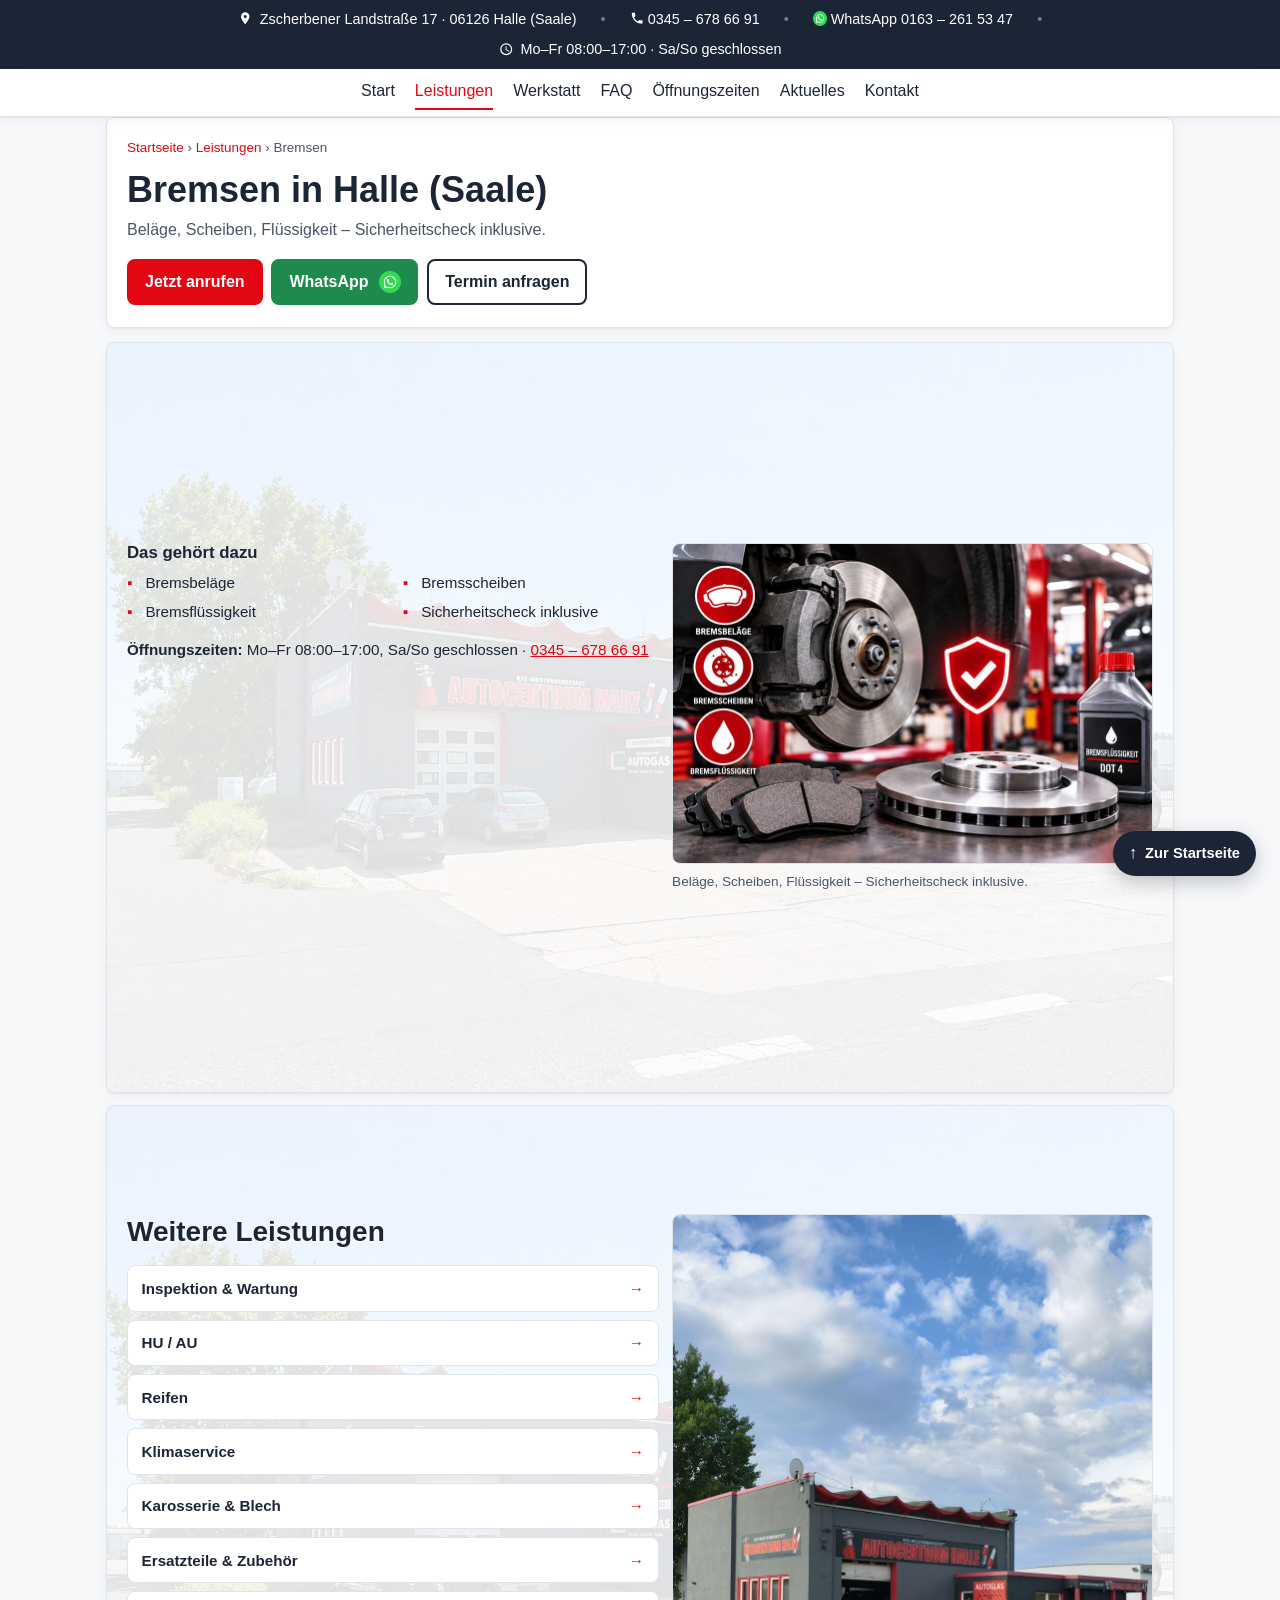
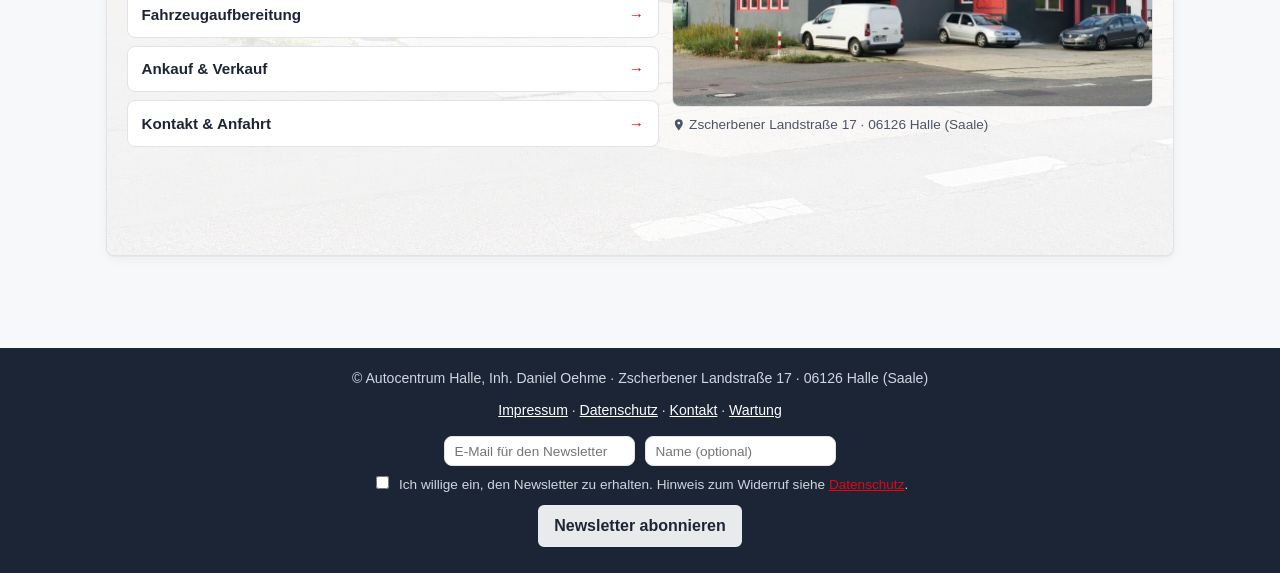
<file: leistungen/bremsen.html>
<!DOCTYPE html>
<html lang="de" class="unterseite">
<head>
<meta charset="utf-8">
<meta name="viewport" content="width=device-width, initial-scale=1">
<title>Bremsen in Halle (Saale) – Autocentrum Halle</title>
<meta name="description" content="Bremsen in Halle (Saale): Beläge, Scheiben, Flüssigkeit – Sicherheitscheck inklusive. KFZ-Meisterwerkstatt Autocentrum Halle, Zscherbener Landstraße 17, Tel. 0345 6786691.">
<!-- Bis zur erneuten öffentlichen Freigabe bleibt die Website auf "noindex, nofollow". Vor dem Live-Gang auf autocentrum-halle.de auf "index, follow" stellen. -->
<meta name="robots" content="noindex, nofollow">
<meta name="theme-color" content="#1c2536">
<link rel="icon" href="data:image/svg+xml,%3Csvg%20xmlns='http://www.w3.org/2000/svg'%20viewBox='0%200%2064%2064'%3E%3Crect%20width='64'%20height='64'%20rx='12'%20fill='%231c2536'/%3E%3Ctext%20x='32'%20y='41'%20font-family='Arial,Helvetica,sans-serif'%20font-size='26'%20font-weight='700'%20fill='%23e30613'%20text-anchor='middle'%3EAC%3C/text%3E%3C/svg%3E">
<link rel="canonical" href="https://www.autocentrum-halle.de/leistungen/bremsen.html">
<meta property="og:type" content="website">
<meta property="og:locale" content="de_DE">
<meta property="og:site_name" content="Autocentrum Halle">
<meta property="og:title" content="Bremsen in Halle (Saale)">
<meta property="og:description" content="Bremsen in Halle (Saale): Beläge, Scheiben, Flüssigkeit – Sicherheitscheck inklusive. KFZ-Meisterwerkstatt Autocentrum Halle, Zscherbener Landstraße 17, Tel. 0345 6786691.">
<meta property="og:url" content="https://www.autocentrum-halle.de/leistungen/bremsen.html">
<meta property="og:image" content="https://www.autocentrum-halle.de/bilder/werkstatt-einfahrt.jpg">
<meta name="twitter:card" content="summary_large_image">
<link rel="preload" as="image" href="../bilder/logo-autocentrum-halle.png">
<link rel="stylesheet" href="../stil.css">
<script type="application/ld+json">
{
  "@context": "https://schema.org",
  "@type": "BreadcrumbList",
  "itemListElement": [
    {
      "@type": "ListItem",
      "position": 1,
      "name": "Startseite",
      "item": "https://www.autocentrum-halle.de/index.html"
    },
    {
      "@type": "ListItem",
      "position": 2,
      "name": "Leistungen",
      "item": "https://www.autocentrum-halle.de/leistungen.html"
    },
    {
      "@type": "ListItem",
      "position": 3,
      "name": "Bremsen",
      "item": "https://www.autocentrum-halle.de/leistungen/bremsen.html"
    }
  ]
}</script>
</head>

<body>

<a class="skip-link" href="#inhalt">Zum Inhalt springen</a>

<a id="oben" class="anker-oben" aria-hidden="true"></a>

  <div class="sticky-bereich ohne-logo">

    <div class="kontaktleiste" role="region" aria-label="Kontakt und Öffnungszeiten auf einen Blick">
      <div class="kontaktleiste-inhalt">
        <a href="https://maps.app.goo.gl/aPtf8YcsTzUN7TdNA" target="_blank" rel="noopener noreferrer"
           aria-label="Adresse auf Google Maps anzeigen (öffnet in neuem Fenster)">
          <span class="symbol" aria-hidden="true"><svg class="svg-symbol" viewBox="0 0 24 24" focusable="false"><path d="M12 2a7 7 0 0 0-7 7c0 5.25 7 13 7 13s7-7.75 7-13a7 7 0 0 0-7-7Zm0 9.5A2.5 2.5 0 1 1 14.5 9 2.5 2.5 0 0 1 12 11.5Z"/></svg></span>
          Zscherbener Landstraße 17 · 06126 Halle (Saale)
        </a>
        <span class="trenner" aria-hidden="true">•</span>
        <a href="tel:+493456786691">
          <span class="symbol" aria-hidden="true"><svg class="svg-symbol" viewBox="0 0 24 24" focusable="false"><path d="M6.62 10.79a15.05 15.05 0 0 0 6.59 6.59l2.2-2.2a1 1 0 0 1 1.02-.24c1.12.37 2.33.57 3.57.57a1 1 0 0 1 1 1V20a1 1 0 0 1-1 1C10.61 21 3 13.39 3 4a1 1 0 0 1 1-1h3.5a1 1 0 0 1 1 1c0 1.24.2 2.45.57 3.57a1 1 0 0 1-.25 1.02l-2.2 2.2Z"/></svg></span>0345 – 678 66 91
        </a>
        <span class="trenner" aria-hidden="true">•</span>
        <a href="https://wa.me/491632615347" target="_blank" rel="noopener noreferrer"
           aria-label="WhatsApp-Chat öffnen (öffnet in neuem Fenster)">
          <span class="symbol" aria-hidden="true"><img class="svg-symbol" src="../bilder/whatsapp-logo-44.png" alt="" width="22" height="22" decoding="async"></span>WhatsApp 0163 – 261 53 47
        </a>
        <span class="trenner" aria-hidden="true">•</span>
        <span>
          <span class="symbol" aria-hidden="true"><svg class="svg-symbol" viewBox="0 0 24 24" focusable="false"><path d="M12 2a10 10 0 1 0 0 20 10 10 0 0 0 0-20Zm0 18a8 8 0 1 1 0-16 8 8 0 0 1 0 16Zm.5-13H11v6l5.25 3.15.75-1.23-4.5-2.67Z"/></svg></span>
          <span data-zeiten-hinweis>Mo–Fr 08:00–17:00 · Sa/So geschlossen</span>
        </span>
      </div>
    </div>

    <header class="kopfzeile">
      <div class="kopfzeile-inhalt">
        <div class="kopfzeile-zeile">
          <a class="marke" href="../index.html#oben" aria-label="Autocentrum Halle – zum Seitenanfang"><img src="../bilder/logo-autocentrum-halle.png" alt="Autocentrum Halle" width="1100" height="377" loading="eager" decoding="async"></a>
          <button type="button" class="menue-schalter" id="menue-schalter" aria-expanded="false" aria-controls="mobil-menue" aria-label="Menü öffnen">
            <span class="menue-icon" aria-hidden="true"></span>
            <span>Menü</span>
          </button>
        </div>

        <!-- v124: Am Handy ist die Kontaktleiste ausgeblendet und neben dem Logo ist
             kein Platz — die Ankündigung erscheint deshalb als eigene Zeile oben im
             Kopfbereich. Am Rechner bleibt der Streifen verborgen. -->
        <p class="mobil-ankuendigung" data-ankuendigung-mobil hidden>
          <span class="symbol" aria-hidden="true">📅</span>
          <span data-ankuendigung-mobil-text></span>
        </p>

        <nav class="hauptnav" aria-label="Hauptnavigation">
          <ul>
          <li><a href="../index.html#oben">Start</a></li>
          <li><a href="../index.html#leistungen" class="nav-aktiv" aria-current="page">Leistungen</a></li>
          <li><a href="../index.html#werkstatt">Werkstatt</a></li>
          <li><a href="../index.html#faq">FAQ</a></li>
          <li><a href="../index.html#oeffnungszeiten">Öffnungszeiten</a></li>
          <li><a href="../index.html#aktuelles">Aktuelles</a></li>
          <li><a href="../kontakt.html">Kontakt</a></li>
            <li>
              <span class="nav-zaehler" aria-label="Zähler der Seitenaufrufe">
                <span>Aufrufe:</span>
                <span class="zaehler-zahl" id="aufrufezahl">–</span>
              </span>
            </li>
          </ul>
        </nav>

        <nav class="mobil-menue" id="mobil-menue" aria-label="Hauptnavigation (mobil)" hidden>
          <ul>
          <li><a href="../index.html#oben">Start</a></li>
          <li><a href="../index.html#leistungen" class="nav-aktiv" aria-current="page">Leistungen</a></li>
          <li><a href="../index.html#werkstatt">Werkstatt</a></li>
          <li><a href="../index.html#faq">FAQ</a></li>
          <li><a href="../index.html#oeffnungszeiten">Öffnungszeiten</a></li>
          <li><a href="../index.html#aktuelles">Aktuelles</a></li>
          <li><a href="../kontakt.html">Kontakt</a></li>
          </ul>
          <ul class="menue-recht">
            <li><a href="../impressum.html">Impressum</a></li>
            <li><a href="../datenschutz.html">Datenschutzerklärung</a></li>
          </ul>
        </nav>
      </div>
    </header>

  </div>

<main id="inhalt">

  <div class="seitenkopf reveal">
    <p class="brotkrumen"><a href="../index.html">Startseite</a> › <a href="../leistungen.html">Leistungen</a> › Bremsen</p>
    <h1 id="leistung-titel">Bremsen in Halle (Saale)</h1>
    <p class="lead">Beläge, Scheiben, Flüssigkeit – Sicherheitscheck inklusive.</p>
    <div class="aktionen">
      <a class="btn" href="tel:+493456786691">Jetzt anrufen</a>
      <a class="btn btn-whatsapp" href="https://wa.me/491632615347" target="_blank" rel="noopener noreferrer">WhatsApp<img class="btn-logo" src="../bilder/whatsapp-logo-44.png" alt="" aria-hidden="true" width="22" height="22" loading="eager" decoding="async"></a>
      <a class="btn btn-zweit" href="../kontakt.html">Termin anfragen</a>
    </div>
  </div>

  <section class="karte" aria-labelledby="leistung-details">
    <h2 id="leistung-details" class="sr-only">Leistungsumfang</h2>
    <div class="leistung-seite reveal">
      <div>
        <h3 style="margin-top:0;">Das gehört dazu</h3>
        <ul class="detail-liste">
          <li>Bremsbeläge</li>
          <li>Bremsscheiben</li>
          <li>Bremsflüssigkeit</li>
          <li>Sicherheitscheck inklusive</li>
        </ul>

        <p class="detail-hinweis">
          <strong>Öffnungszeiten:</strong> Mo–Fr 08:00–17:00, Sa/So geschlossen ·
          <a href="tel:+493456786691">0345 – 678 66 91</a>
        </p>
      </div>
      <figure>
        <img src="../bilder/Bremsen_Beläge_Scheiben_Flüssigkeit_rot.jpg"
             alt="Bremsen im Autocentrum Halle"
             width="960" height="640" loading="lazy" decoding="async">
        <figcaption>Beläge, Scheiben, Flüssigkeit – Sicherheitscheck inklusive.</figcaption>
      </figure>
    </div>
  </section>

  <section class="karte" aria-labelledby="weitere-titel">
    <div class="weitere-bereich">
      <div class="weitere-text">
        <h2 id="weitere-titel">Weitere Leistungen</h2>
        <ul class="weitere-liste">
          <li><a href="inspektion-wartung.html">Inspektion &amp; Wartung<span class="pfeil" aria-hidden="true">→</span></a></li>
          <li><a href="hu-au.html">HU / AU<span class="pfeil" aria-hidden="true">→</span></a></li>
          <li><a href="reifen.html">Reifen<span class="pfeil" aria-hidden="true">→</span></a></li>
          <li><a href="klimaservice.html">Klimaservice<span class="pfeil" aria-hidden="true">→</span></a></li>
          <li><a href="karosserie-blech.html">Karosserie &amp; Blech<span class="pfeil" aria-hidden="true">→</span></a></li>
          <li><a href="ersatzteile-zubehoer.html">Ersatzteile &amp; Zubehör<span class="pfeil" aria-hidden="true">→</span></a></li>
          <li><a href="fahrzeugaufbereitung.html">Fahrzeugaufbereitung<span class="pfeil" aria-hidden="true">→</span></a></li>
          <li><a href="ankauf-verkauf.html">Ankauf &amp; Verkauf<span class="pfeil" aria-hidden="true">→</span></a></li>
          <li><a href="../kontakt.html">Kontakt &amp; Anfahrt<span class="pfeil" aria-hidden="true">→</span></a></li>
        </ul>
      </div>
      <figure class="weitere-bild">
        <img src="../bilder/werkstatt-gebaeude-freigestellt.jpg"
             alt="Das Werkstattgebäude von Autocentrum Halle an der Zscherbener Landstraße."
             width="960" height="986" loading="lazy" decoding="async">
        <figcaption><span class="werkstatt-pin" aria-hidden="true"><svg class="svg-symbol" viewBox="0 0 24 24" focusable="false"><path d="M12 2a7 7 0 0 0-7 7c0 5.25 7 13 7 13s7-7.75 7-13a7 7 0 0 0-7-7Zm0 9.5A2.5 2.5 0 1 1 14.5 9 2.5 2.5 0 0 1 12 11.5Z"/></svg></span>Zscherbener Landstraße 17 · 06126 Halle (Saale)</figcaption>
      </figure>
    </div>
  </section>

</main>

<a class="zurueck-button" href="../index.html#oben" aria-label="Zur Startseite">
  <span class="pfeil" aria-hidden="true">↑</span>
  <span class="beschriftung">Zur Startseite</span>
</a>

<!-- Notleiste – auf jeder Seite sofort erreichbar (Anrufen, WhatsApp, Route) -->
<div class="notleiste" id="notleiste" role="region" aria-label="Schnellkontakt">
  <div class="notleiste-inhalt">
    <a class="nl-anruf" href="tel:+493456786691" aria-label="Werkstatt anrufen: 0345 – 678 66 91">
      <span class="nl-symbol" aria-hidden="true"><svg viewBox="0 0 24 24" width="22" height="22" focusable="false"><path d="M6.62 10.79a15.05 15.05 0 0 0 6.59 6.59l2.2-2.2a1 1 0 0 1 1.02-.24c1.12.37 2.33.57 3.57.57a1 1 0 0 1 1 1V20a1 1 0 0 1-1 1C10.61 21 3 13.39 3 4a1 1 0 0 1 1-1h3.5a1 1 0 0 1 1 1c0 1.24.2 2.45.57 3.57a1 1 0 0 1-.25 1.02l-2.2 2.2Z"/></svg></span>
      <span>Anrufen</span>
    </a>
    <a class="nl-whatsapp" href="https://wa.me/491632615347?text=Guten%20Tag%2C%20ich%20brauche%20einen%20Termin%20f%C3%BCr%20mein%20Fahrzeug."
       target="_blank" rel="noopener noreferrer"
       aria-label="WhatsApp-Chat starten (öffnet in neuem Fenster)">
      <span class="nl-symbol" aria-hidden="true"><img src="../bilder/whatsapp-logo-44.png" alt="" width="22" height="22" loading="eager" decoding="async"></span>
      <span>WhatsApp</span>
    </a>
    <a class="nl-route" href="https://www.google.com/maps/dir/?api=1&destination=51.4708168%2C11.8903277" target="_blank" rel="noopener noreferrer"
       aria-label="Route zur Werkstatt in Google Maps planen (öffnet in neuem Fenster)">
      <span class="nl-symbol" aria-hidden="true"><svg viewBox="0 0 24 24" width="22" height="22" focusable="false"><path d="M12 2a7 7 0 0 0-7 7c0 5.25 7 13 7 13s7-7.75 7-13a7 7 0 0 0-7-7Zm0 9.5A2.5 2.5 0 1 1 14.5 9 2.5 2.5 0 0 1 12 11.5Z"/></svg></span>
      <span>Route</span>
    </a>
  </div>
</div>

<footer>
  <p>© Autocentrum Halle, Inh. Daniel Oehme · Zscherbener Landstraße 17 · 06126 Halle (Saale)</p>
  <p><a href="../impressum.html">Impressum</a> · <a href="../datenschutz.html">Datenschutz</a> · <a href="../kontakt.html">Kontakt</a> · <a href="https://autocentrum-halle-api.immerzu.workers.dev/wartung/" target="_blank" rel="noopener noreferrer">Wartung</a></p>
  <!-- v151 (2026-09-26): Newsletter — Speicherung über Cloudflare Worker und D1.
       KEIN Doppel-Opt-In und KEIN automatischer Versand; die Adressen werden im
       geschützten Datenbank gespeichert und von Hand ausgewertet. -->
  <form class="newsletter-formular" name="newsletter" method="POST" novalidate action="https://autocentrum-halle-api.immerzu.workers.dev/api/formular">
    <input type="hidden" name="form-name" value="newsletter">
    <p class="honeypot-feld" aria-hidden="true">
      <label>Bitte nicht ausfüllen: <input name="bot-field" tabindex="-1" autocomplete="off"></label>
    </p>
    <label class="newsletter-email">
      <span class="sr-only">E-Mail-Adresse</span>
      <input type="email" name="email" placeholder="E-Mail für den Newsletter" required autocomplete="email">
    </label>
    <label class="newsletter-name">
      <span class="sr-only">Name (optional)</span>
      <input type="text" name="name" placeholder="Name (optional)" autocomplete="name">
    </label>
    <label class="newsletter-consent">
      <input type="checkbox" name="consent" value="ja" required>
      <span>Ich willige ein, den Newsletter zu erhalten. Hinweis zum Widerruf siehe <a href="../datenschutz.html">Datenschutz</a>.</span>
    </label>
    <button type="submit" class="btn btn-zweit">Newsletter abonnieren</button>
  </form>
</footer>

<script src="../site.js"></script>

<script src="../formulare.js"></script>
</body>
</html>
</file>
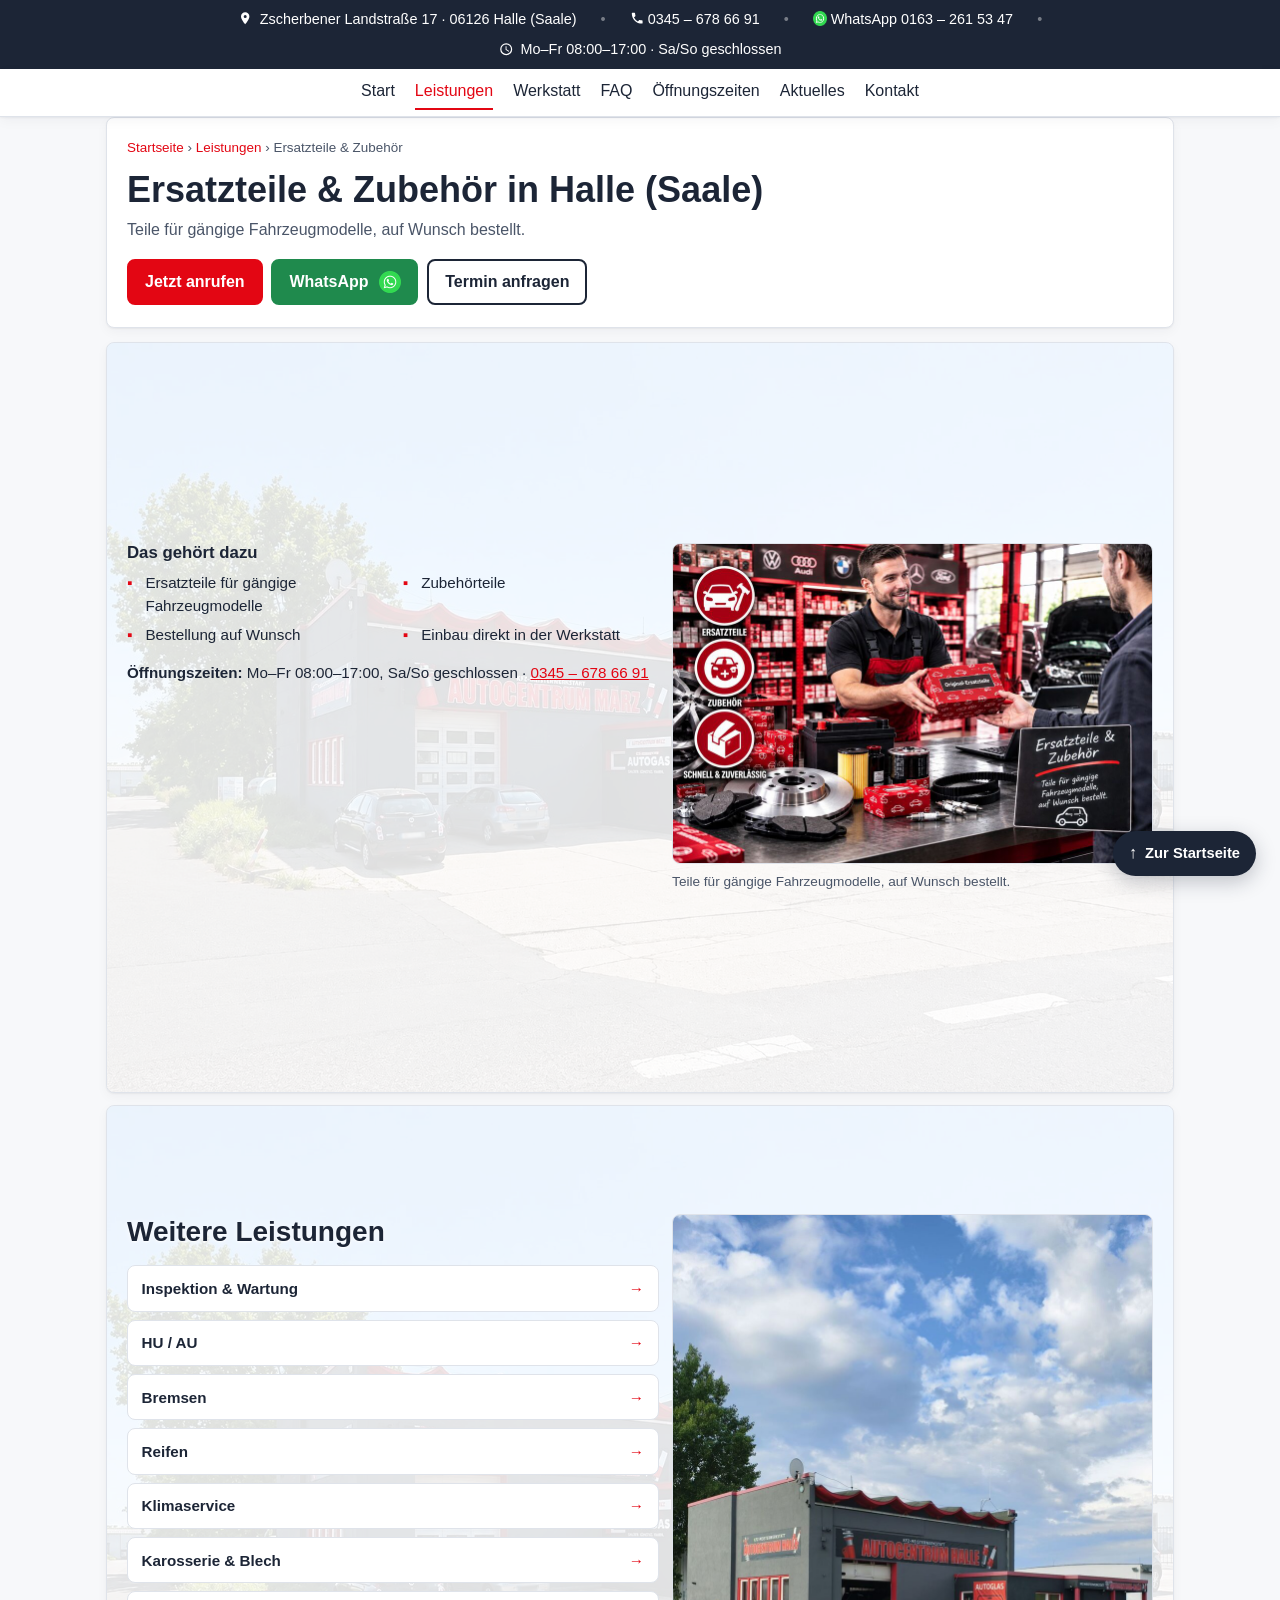
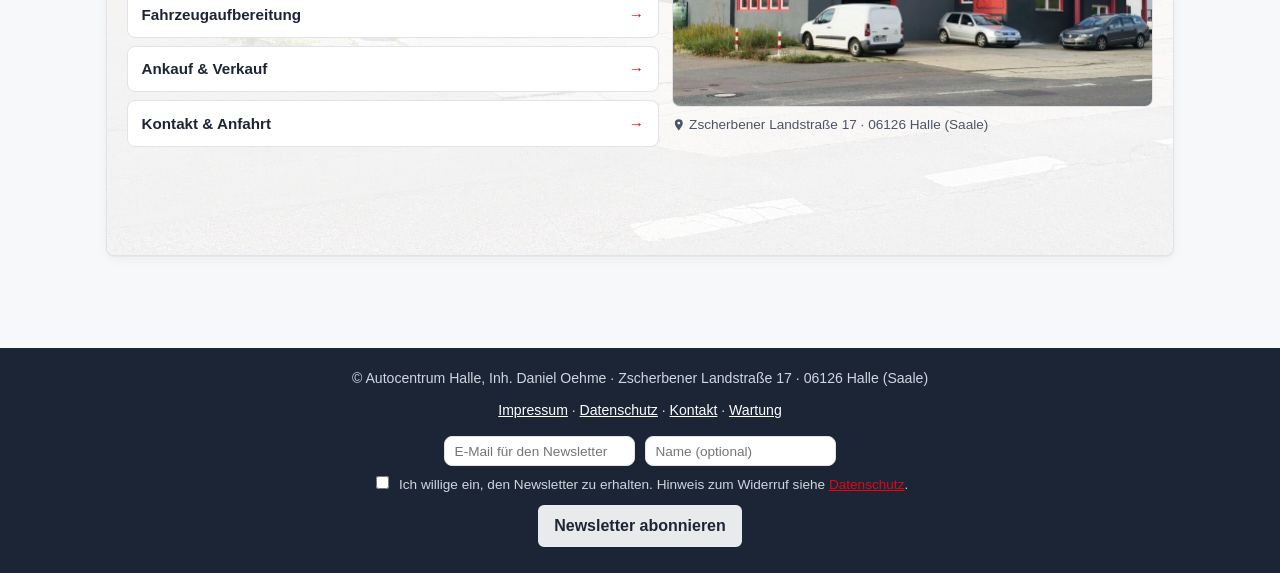
<file: leistungen/ersatzteile-zubehoer.html>
<!DOCTYPE html>
<html lang="de" class="unterseite">
<head>
<meta charset="utf-8">
<meta name="viewport" content="width=device-width, initial-scale=1">
<title>Ersatzteile & Zubehör in Halle (Saale) – Autocentrum Halle</title>
<meta name="description" content="Ersatzteile & Zubehör in Halle (Saale): Teile für gängige Fahrzeugmodelle, auf Wunsch bestellt. KFZ-Meisterwerkstatt Autocentrum Halle, Zscherbener Landstraße 17, Tel. 0345 6786691.">
<!-- Bis zur erneuten öffentlichen Freigabe bleibt die Website auf "noindex, nofollow". Vor dem Live-Gang auf autocentrum-halle.de auf "index, follow" stellen. -->
<meta name="robots" content="noindex, nofollow">
<meta name="theme-color" content="#1c2536">
<link rel="icon" href="data:image/svg+xml,%3Csvg%20xmlns='http://www.w3.org/2000/svg'%20viewBox='0%200%2064%2064'%3E%3Crect%20width='64'%20height='64'%20rx='12'%20fill='%231c2536'/%3E%3Ctext%20x='32'%20y='41'%20font-family='Arial,Helvetica,sans-serif'%20font-size='26'%20font-weight='700'%20fill='%23e30613'%20text-anchor='middle'%3EAC%3C/text%3E%3C/svg%3E">
<link rel="canonical" href="https://www.autocentrum-halle.de/leistungen/ersatzteile-zubehoer.html">
<meta property="og:type" content="website">
<meta property="og:locale" content="de_DE">
<meta property="og:site_name" content="Autocentrum Halle">
<meta property="og:title" content="Ersatzteile & Zubehör in Halle (Saale)">
<meta property="og:description" content="Ersatzteile & Zubehör in Halle (Saale): Teile für gängige Fahrzeugmodelle, auf Wunsch bestellt. KFZ-Meisterwerkstatt Autocentrum Halle, Zscherbener Landstraße 17, Tel. 0345 6786691.">
<meta property="og:url" content="https://www.autocentrum-halle.de/leistungen/ersatzteile-zubehoer.html">
<meta property="og:image" content="https://www.autocentrum-halle.de/bilder/werkstatt-einfahrt.jpg">
<meta name="twitter:card" content="summary_large_image">
<link rel="preload" as="image" href="../bilder/logo-autocentrum-halle.png">
<link rel="stylesheet" href="../stil.css">
<script type="application/ld+json">
{
  "@context": "https://schema.org",
  "@type": "BreadcrumbList",
  "itemListElement": [
    {
      "@type": "ListItem",
      "position": 1,
      "name": "Startseite",
      "item": "https://www.autocentrum-halle.de/index.html"
    },
    {
      "@type": "ListItem",
      "position": 2,
      "name": "Leistungen",
      "item": "https://www.autocentrum-halle.de/leistungen.html"
    },
    {
      "@type": "ListItem",
      "position": 3,
      "name": "Ersatzteile & Zubehör",
      "item": "https://www.autocentrum-halle.de/leistungen/ersatzteile-zubehoer.html"
    }
  ]
}</script>
</head>

<body>

<a class="skip-link" href="#inhalt">Zum Inhalt springen</a>

<a id="oben" class="anker-oben" aria-hidden="true"></a>

  <div class="sticky-bereich ohne-logo">

    <div class="kontaktleiste" role="region" aria-label="Kontakt und Öffnungszeiten auf einen Blick">
      <div class="kontaktleiste-inhalt">
        <a href="https://maps.app.goo.gl/aPtf8YcsTzUN7TdNA" target="_blank" rel="noopener noreferrer"
           aria-label="Adresse auf Google Maps anzeigen (öffnet in neuem Fenster)">
          <span class="symbol" aria-hidden="true"><svg class="svg-symbol" viewBox="0 0 24 24" focusable="false"><path d="M12 2a7 7 0 0 0-7 7c0 5.25 7 13 7 13s7-7.75 7-13a7 7 0 0 0-7-7Zm0 9.5A2.5 2.5 0 1 1 14.5 9 2.5 2.5 0 0 1 12 11.5Z"/></svg></span>
          Zscherbener Landstraße 17 · 06126 Halle (Saale)
        </a>
        <span class="trenner" aria-hidden="true">•</span>
        <a href="tel:+493456786691">
          <span class="symbol" aria-hidden="true"><svg class="svg-symbol" viewBox="0 0 24 24" focusable="false"><path d="M6.62 10.79a15.05 15.05 0 0 0 6.59 6.59l2.2-2.2a1 1 0 0 1 1.02-.24c1.12.37 2.33.57 3.57.57a1 1 0 0 1 1 1V20a1 1 0 0 1-1 1C10.61 21 3 13.39 3 4a1 1 0 0 1 1-1h3.5a1 1 0 0 1 1 1c0 1.24.2 2.45.57 3.57a1 1 0 0 1-.25 1.02l-2.2 2.2Z"/></svg></span>0345 – 678 66 91
        </a>
        <span class="trenner" aria-hidden="true">•</span>
        <a href="https://wa.me/491632615347" target="_blank" rel="noopener noreferrer"
           aria-label="WhatsApp-Chat öffnen (öffnet in neuem Fenster)">
          <span class="symbol" aria-hidden="true"><img class="svg-symbol" src="../bilder/whatsapp-logo-44.png" alt="" width="22" height="22" decoding="async"></span>WhatsApp 0163 – 261 53 47
        </a>
        <span class="trenner" aria-hidden="true">•</span>
        <span>
          <span class="symbol" aria-hidden="true"><svg class="svg-symbol" viewBox="0 0 24 24" focusable="false"><path d="M12 2a10 10 0 1 0 0 20 10 10 0 0 0 0-20Zm0 18a8 8 0 1 1 0-16 8 8 0 0 1 0 16Zm.5-13H11v6l5.25 3.15.75-1.23-4.5-2.67Z"/></svg></span>
          <span data-zeiten-hinweis>Mo–Fr 08:00–17:00 · Sa/So geschlossen</span>
        </span>
      </div>
    </div>

    <header class="kopfzeile">
      <div class="kopfzeile-inhalt">
        <div class="kopfzeile-zeile">
          <a class="marke" href="../index.html#oben" aria-label="Autocentrum Halle – zum Seitenanfang"><img src="../bilder/logo-autocentrum-halle.png" alt="Autocentrum Halle" width="1100" height="377" loading="eager" decoding="async"></a>
          <button type="button" class="menue-schalter" id="menue-schalter" aria-expanded="false" aria-controls="mobil-menue" aria-label="Menü öffnen">
            <span class="menue-icon" aria-hidden="true"></span>
            <span>Menü</span>
          </button>
        </div>

        <!-- v124: Am Handy ist die Kontaktleiste ausgeblendet und neben dem Logo ist
             kein Platz — die Ankündigung erscheint deshalb als eigene Zeile oben im
             Kopfbereich. Am Rechner bleibt der Streifen verborgen. -->
        <p class="mobil-ankuendigung" data-ankuendigung-mobil hidden>
          <span class="symbol" aria-hidden="true">📅</span>
          <span data-ankuendigung-mobil-text></span>
        </p>

        <nav class="hauptnav" aria-label="Hauptnavigation">
          <ul>
          <li><a href="../index.html#oben">Start</a></li>
          <li><a href="../index.html#leistungen" class="nav-aktiv" aria-current="page">Leistungen</a></li>
          <li><a href="../index.html#werkstatt">Werkstatt</a></li>
          <li><a href="../index.html#faq">FAQ</a></li>
          <li><a href="../index.html#oeffnungszeiten">Öffnungszeiten</a></li>
          <li><a href="../index.html#aktuelles">Aktuelles</a></li>
          <li><a href="../kontakt.html">Kontakt</a></li>
            <li>
              <span class="nav-zaehler" aria-label="Zähler der Seitenaufrufe">
                <span>Aufrufe:</span>
                <span class="zaehler-zahl" id="aufrufezahl">–</span>
              </span>
            </li>
          </ul>
        </nav>

        <nav class="mobil-menue" id="mobil-menue" aria-label="Hauptnavigation (mobil)" hidden>
          <ul>
          <li><a href="../index.html#oben">Start</a></li>
          <li><a href="../index.html#leistungen" class="nav-aktiv" aria-current="page">Leistungen</a></li>
          <li><a href="../index.html#werkstatt">Werkstatt</a></li>
          <li><a href="../index.html#faq">FAQ</a></li>
          <li><a href="../index.html#oeffnungszeiten">Öffnungszeiten</a></li>
          <li><a href="../index.html#aktuelles">Aktuelles</a></li>
          <li><a href="../kontakt.html">Kontakt</a></li>
          </ul>
          <ul class="menue-recht">
            <li><a href="../impressum.html">Impressum</a></li>
            <li><a href="../datenschutz.html">Datenschutzerklärung</a></li>
          </ul>
        </nav>
      </div>
    </header>

  </div>

<main id="inhalt">

  <div class="seitenkopf reveal">
    <p class="brotkrumen"><a href="../index.html">Startseite</a> › <a href="../leistungen.html">Leistungen</a> › Ersatzteile &amp; Zubehör</p>
    <h1 id="leistung-titel">Ersatzteile &amp; Zubehör in Halle (Saale)</h1>
    <p class="lead">Teile für gängige Fahrzeugmodelle, auf Wunsch bestellt.</p>
    <div class="aktionen">
      <a class="btn" href="tel:+493456786691">Jetzt anrufen</a>
      <a class="btn btn-whatsapp" href="https://wa.me/491632615347" target="_blank" rel="noopener noreferrer">WhatsApp<img class="btn-logo" src="../bilder/whatsapp-logo-44.png" alt="" aria-hidden="true" width="22" height="22" loading="eager" decoding="async"></a>
      <a class="btn btn-zweit" href="../kontakt.html">Termin anfragen</a>
    </div>
  </div>

  <section class="karte" aria-labelledby="leistung-details">
    <h2 id="leistung-details" class="sr-only">Leistungsumfang</h2>
    <div class="leistung-seite reveal">
      <div>
        <h3 style="margin-top:0;">Das gehört dazu</h3>
        <ul class="detail-liste">
          <li>Ersatzteile für gängige Fahrzeugmodelle</li>
          <li>Zubehörteile</li>
          <li>Bestellung auf Wunsch</li>
          <li>Einbau direkt in der Werkstatt</li>
        </ul>

        <p class="detail-hinweis">
          <strong>Öffnungszeiten:</strong> Mo–Fr 08:00–17:00, Sa/So geschlossen ·
          <a href="tel:+493456786691">0345 – 678 66 91</a>
        </p>
      </div>
      <figure>
        <img src="../bilder/Ersatzteile_Zubeh%C3%B6r_rot.jpg"
             alt="Ersatzteile und Zubehör im Autocentrum Halle"
             width="960" height="640" loading="lazy" decoding="async">
        <figcaption>Teile für gängige Fahrzeugmodelle, auf Wunsch bestellt.</figcaption>
      </figure>
    </div>
  </section>

  <section class="karte" aria-labelledby="weitere-titel">
    <div class="weitere-bereich">
      <div class="weitere-text">
        <h2 id="weitere-titel">Weitere Leistungen</h2>
        <ul class="weitere-liste">
          <li><a href="inspektion-wartung.html">Inspektion &amp; Wartung<span class="pfeil" aria-hidden="true">→</span></a></li>
          <li><a href="hu-au.html">HU / AU<span class="pfeil" aria-hidden="true">→</span></a></li>
          <li><a href="bremsen.html">Bremsen<span class="pfeil" aria-hidden="true">→</span></a></li>
          <li><a href="reifen.html">Reifen<span class="pfeil" aria-hidden="true">→</span></a></li>
          <li><a href="klimaservice.html">Klimaservice<span class="pfeil" aria-hidden="true">→</span></a></li>
          <li><a href="karosserie-blech.html">Karosserie &amp; Blech<span class="pfeil" aria-hidden="true">→</span></a></li>
          <li><a href="fahrzeugaufbereitung.html">Fahrzeugaufbereitung<span class="pfeil" aria-hidden="true">→</span></a></li>
          <li><a href="ankauf-verkauf.html">Ankauf &amp; Verkauf<span class="pfeil" aria-hidden="true">→</span></a></li>
          <li><a href="../kontakt.html">Kontakt &amp; Anfahrt<span class="pfeil" aria-hidden="true">→</span></a></li>
        </ul>
      </div>
      <figure class="weitere-bild">
        <img src="../bilder/werkstatt-gebaeude-freigestellt.jpg"
             alt="Das Werkstattgebäude von Autocentrum Halle an der Zscherbener Landstraße."
             width="960" height="986" loading="lazy" decoding="async">
        <figcaption><span class="werkstatt-pin" aria-hidden="true"><svg class="svg-symbol" viewBox="0 0 24 24" focusable="false"><path d="M12 2a7 7 0 0 0-7 7c0 5.25 7 13 7 13s7-7.75 7-13a7 7 0 0 0-7-7Zm0 9.5A2.5 2.5 0 1 1 14.5 9 2.5 2.5 0 0 1 12 11.5Z"/></svg></span>Zscherbener Landstraße 17 · 06126 Halle (Saale)</figcaption>
      </figure>
    </div>
  </section>

</main>

<a class="zurueck-button" href="../index.html#oben" aria-label="Zur Startseite">
  <span class="pfeil" aria-hidden="true">↑</span>
  <span class="beschriftung">Zur Startseite</span>
</a>

<!-- Notleiste – auf jeder Seite sofort erreichbar (Anrufen, WhatsApp, Route) -->
<div class="notleiste" id="notleiste" role="region" aria-label="Schnellkontakt">
  <div class="notleiste-inhalt">
    <a class="nl-anruf" href="tel:+493456786691" aria-label="Werkstatt anrufen: 0345 – 678 66 91">
      <span class="nl-symbol" aria-hidden="true"><svg viewBox="0 0 24 24" width="22" height="22" focusable="false"><path d="M6.62 10.79a15.05 15.05 0 0 0 6.59 6.59l2.2-2.2a1 1 0 0 1 1.02-.24c1.12.37 2.33.57 3.57.57a1 1 0 0 1 1 1V20a1 1 0 0 1-1 1C10.61 21 3 13.39 3 4a1 1 0 0 1 1-1h3.5a1 1 0 0 1 1 1c0 1.24.2 2.45.57 3.57a1 1 0 0 1-.25 1.02l-2.2 2.2Z"/></svg></span>
      <span>Anrufen</span>
    </a>
    <a class="nl-whatsapp" href="https://wa.me/491632615347?text=Guten%20Tag%2C%20ich%20brauche%20einen%20Termin%20f%C3%BCr%20mein%20Fahrzeug."
       target="_blank" rel="noopener noreferrer"
       aria-label="WhatsApp-Chat starten (öffnet in neuem Fenster)">
      <span class="nl-symbol" aria-hidden="true"><img src="../bilder/whatsapp-logo-44.png" alt="" width="22" height="22" loading="eager" decoding="async"></span>
      <span>WhatsApp</span>
    </a>
    <a class="nl-route" href="https://www.google.com/maps/dir/?api=1&destination=51.4708168%2C11.8903277" target="_blank" rel="noopener noreferrer"
       aria-label="Route zur Werkstatt in Google Maps planen (öffnet in neuem Fenster)">
      <span class="nl-symbol" aria-hidden="true"><svg viewBox="0 0 24 24" width="22" height="22" focusable="false"><path d="M12 2a7 7 0 0 0-7 7c0 5.25 7 13 7 13s7-7.75 7-13a7 7 0 0 0-7-7Zm0 9.5A2.5 2.5 0 1 1 14.5 9 2.5 2.5 0 0 1 12 11.5Z"/></svg></span>
      <span>Route</span>
    </a>
  </div>
</div>

<footer>
  <p>© Autocentrum Halle, Inh. Daniel Oehme · Zscherbener Landstraße 17 · 06126 Halle (Saale)</p>
  <p><a href="../impressum.html">Impressum</a> · <a href="../datenschutz.html">Datenschutz</a> · <a href="../kontakt.html">Kontakt</a> · <a href="https://autocentrum-halle-api.immerzu.workers.dev/wartung/" target="_blank" rel="noopener noreferrer">Wartung</a></p>
  <!-- v151 (2026-09-26): Newsletter — Speicherung über Cloudflare Worker und D1.
       KEIN Doppel-Opt-In und KEIN automatischer Versand; die Adressen werden im
       geschützten Datenbank gespeichert und von Hand ausgewertet. -->
  <form class="newsletter-formular" name="newsletter" method="POST" novalidate action="https://autocentrum-halle-api.immerzu.workers.dev/api/formular">
    <input type="hidden" name="form-name" value="newsletter">
    <p class="honeypot-feld" aria-hidden="true">
      <label>Bitte nicht ausfüllen: <input name="bot-field" tabindex="-1" autocomplete="off"></label>
    </p>
    <label class="newsletter-email">
      <span class="sr-only">E-Mail-Adresse</span>
      <input type="email" name="email" placeholder="E-Mail für den Newsletter" required autocomplete="email">
    </label>
    <label class="newsletter-name">
      <span class="sr-only">Name (optional)</span>
      <input type="text" name="name" placeholder="Name (optional)" autocomplete="name">
    </label>
    <label class="newsletter-consent">
      <input type="checkbox" name="consent" value="ja" required>
      <span>Ich willige ein, den Newsletter zu erhalten. Hinweis zum Widerruf siehe <a href="../datenschutz.html">Datenschutz</a>.</span>
    </label>
    <button type="submit" class="btn btn-zweit">Newsletter abonnieren</button>
  </form>
</footer>

<script src="../site.js"></script>

<script src="../formulare.js"></script>
</body>
</html>
</file>
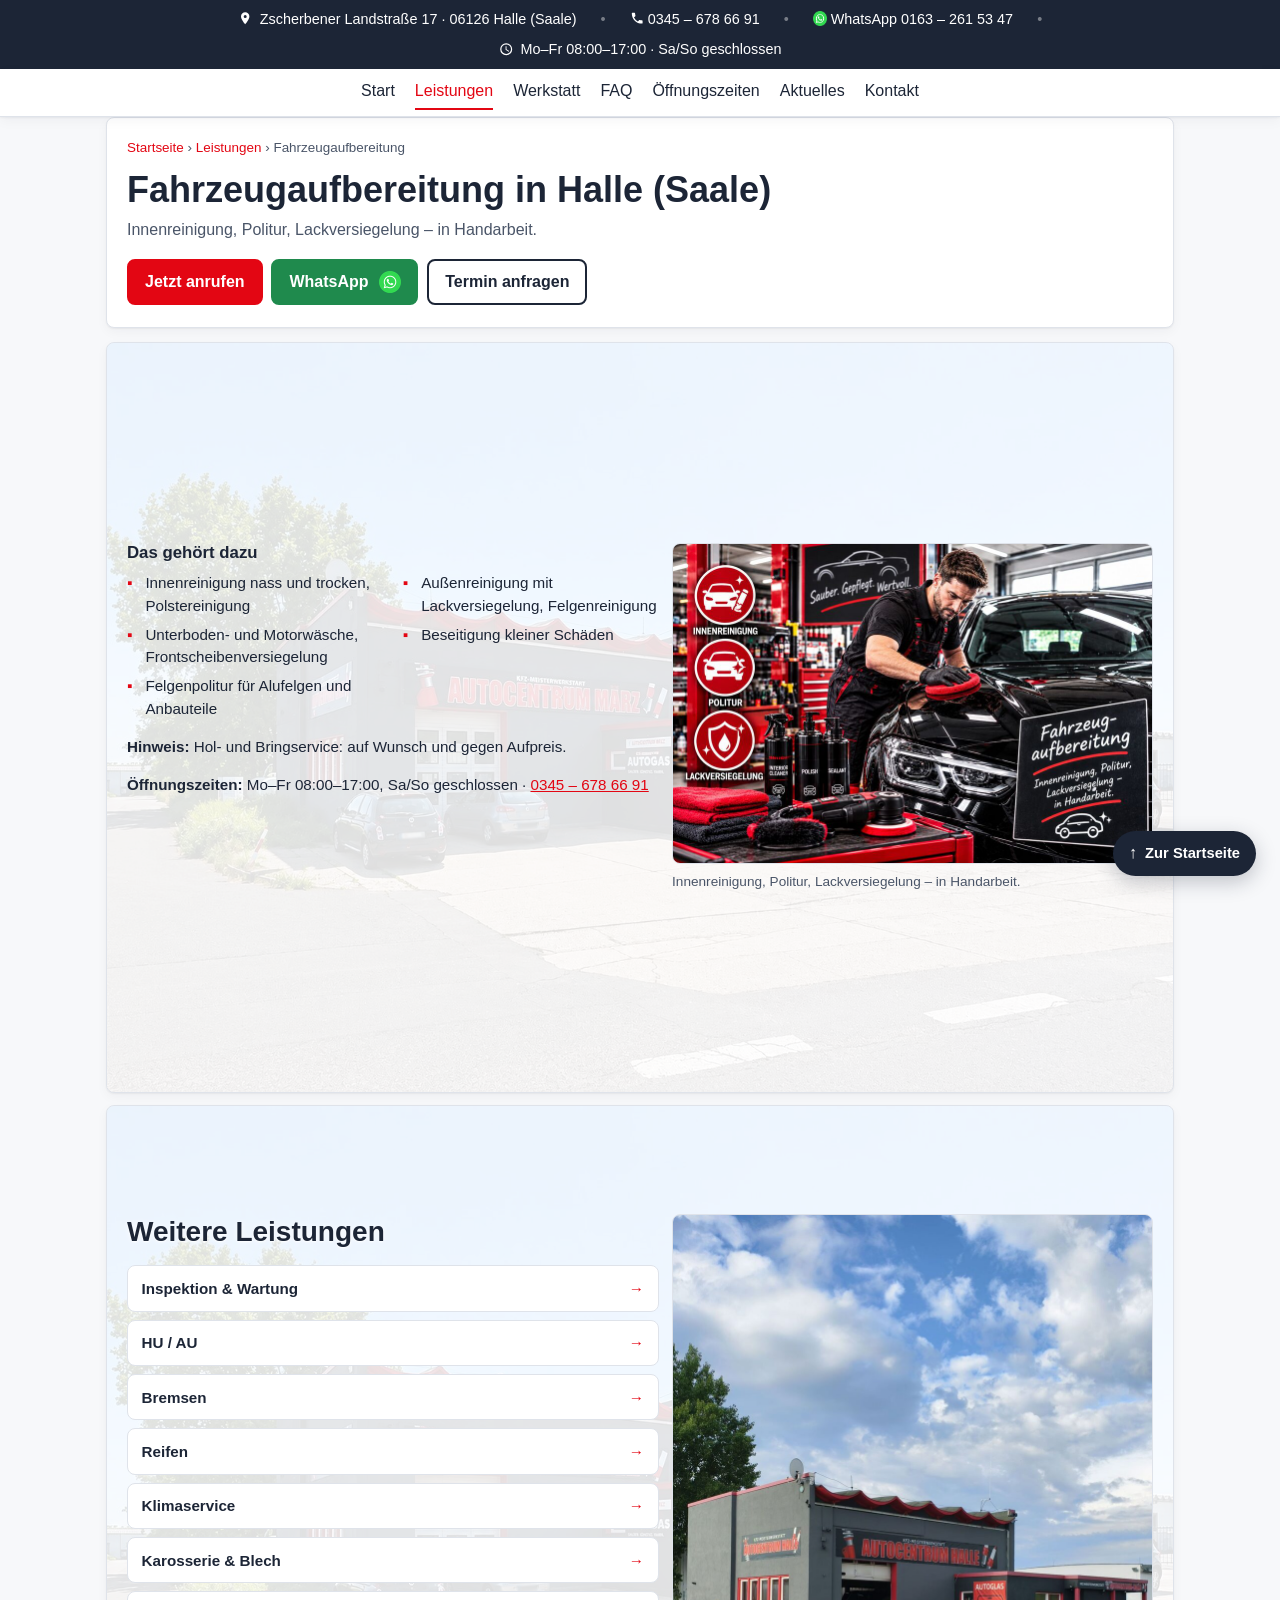
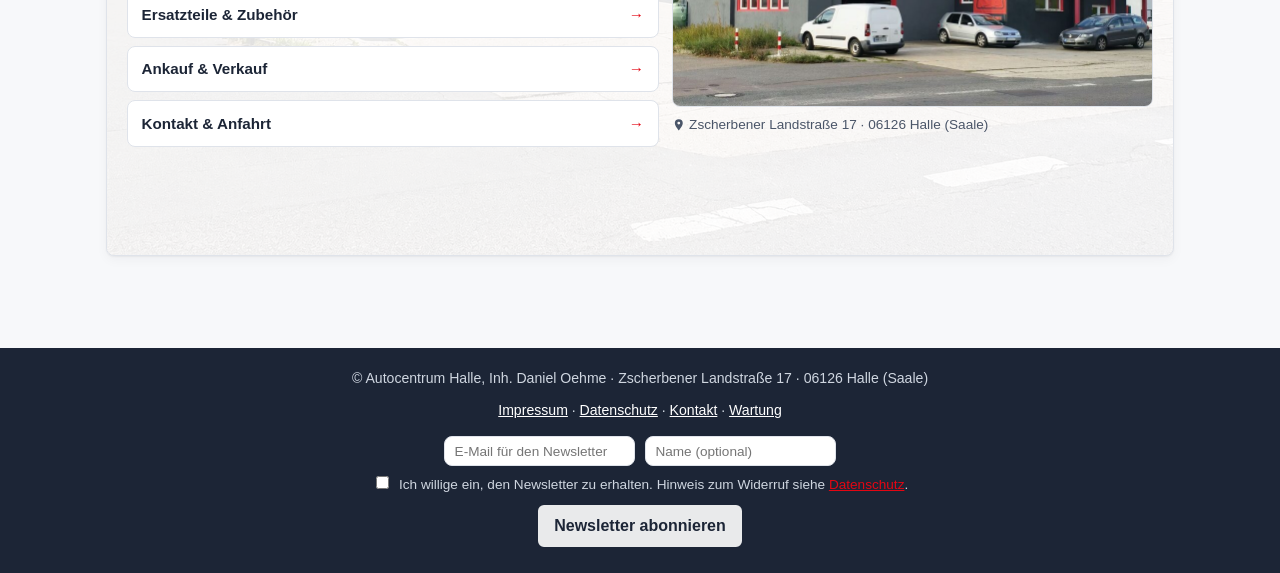
<file: leistungen/fahrzeugaufbereitung.html>
<!DOCTYPE html>
<html lang="de" class="unterseite">
<head>
<meta charset="utf-8">
<meta name="viewport" content="width=device-width, initial-scale=1">
<title>Fahrzeugaufbereitung in Halle (Saale) – Autocentrum Halle</title>
<meta name="description" content="Fahrzeugaufbereitung in Halle (Saale): Innenreinigung, Politur, Lackversiegelung – in Handarbeit. KFZ-Meisterwerkstatt Autocentrum Halle, Zscherbener Landstraße 17, Tel. 0345 6786691.">
<!-- Bis zur erneuten öffentlichen Freigabe bleibt die Website auf "noindex, nofollow". Vor dem Live-Gang auf autocentrum-halle.de auf "index, follow" stellen. -->
<meta name="robots" content="noindex, nofollow">
<meta name="theme-color" content="#1c2536">
<link rel="icon" href="data:image/svg+xml,%3Csvg%20xmlns='http://www.w3.org/2000/svg'%20viewBox='0%200%2064%2064'%3E%3Crect%20width='64'%20height='64'%20rx='12'%20fill='%231c2536'/%3E%3Ctext%20x='32'%20y='41'%20font-family='Arial,Helvetica,sans-serif'%20font-size='26'%20font-weight='700'%20fill='%23e30613'%20text-anchor='middle'%3EAC%3C/text%3E%3C/svg%3E">
<link rel="canonical" href="https://www.autocentrum-halle.de/leistungen/fahrzeugaufbereitung.html">
<meta property="og:type" content="website">
<meta property="og:locale" content="de_DE">
<meta property="og:site_name" content="Autocentrum Halle">
<meta property="og:title" content="Fahrzeugaufbereitung in Halle (Saale)">
<meta property="og:description" content="Fahrzeugaufbereitung in Halle (Saale): Innenreinigung, Politur, Lackversiegelung – in Handarbeit. KFZ-Meisterwerkstatt Autocentrum Halle, Zscherbener Landstraße 17, Tel. 0345 6786691.">
<meta property="og:url" content="https://www.autocentrum-halle.de/leistungen/fahrzeugaufbereitung.html">
<meta property="og:image" content="https://www.autocentrum-halle.de/bilder/werkstatt-einfahrt.jpg">
<meta name="twitter:card" content="summary_large_image">
<link rel="preload" as="image" href="../bilder/logo-autocentrum-halle.png">
<link rel="stylesheet" href="../stil.css">
<script type="application/ld+json">
{
  "@context": "https://schema.org",
  "@type": "BreadcrumbList",
  "itemListElement": [
    {
      "@type": "ListItem",
      "position": 1,
      "name": "Startseite",
      "item": "https://www.autocentrum-halle.de/index.html"
    },
    {
      "@type": "ListItem",
      "position": 2,
      "name": "Leistungen",
      "item": "https://www.autocentrum-halle.de/leistungen.html"
    },
    {
      "@type": "ListItem",
      "position": 3,
      "name": "Fahrzeugaufbereitung",
      "item": "https://www.autocentrum-halle.de/leistungen/fahrzeugaufbereitung.html"
    }
  ]
}</script>
</head>

<body>

<a class="skip-link" href="#inhalt">Zum Inhalt springen</a>

<a id="oben" class="anker-oben" aria-hidden="true"></a>

  <div class="sticky-bereich ohne-logo">

    <div class="kontaktleiste" role="region" aria-label="Kontakt und Öffnungszeiten auf einen Blick">
      <div class="kontaktleiste-inhalt">
        <a href="https://maps.app.goo.gl/aPtf8YcsTzUN7TdNA" target="_blank" rel="noopener noreferrer"
           aria-label="Adresse auf Google Maps anzeigen (öffnet in neuem Fenster)">
          <span class="symbol" aria-hidden="true"><svg class="svg-symbol" viewBox="0 0 24 24" focusable="false"><path d="M12 2a7 7 0 0 0-7 7c0 5.25 7 13 7 13s7-7.75 7-13a7 7 0 0 0-7-7Zm0 9.5A2.5 2.5 0 1 1 14.5 9 2.5 2.5 0 0 1 12 11.5Z"/></svg></span>
          Zscherbener Landstraße 17 · 06126 Halle (Saale)
        </a>
        <span class="trenner" aria-hidden="true">•</span>
        <a href="tel:+493456786691">
          <span class="symbol" aria-hidden="true"><svg class="svg-symbol" viewBox="0 0 24 24" focusable="false"><path d="M6.62 10.79a15.05 15.05 0 0 0 6.59 6.59l2.2-2.2a1 1 0 0 1 1.02-.24c1.12.37 2.33.57 3.57.57a1 1 0 0 1 1 1V20a1 1 0 0 1-1 1C10.61 21 3 13.39 3 4a1 1 0 0 1 1-1h3.5a1 1 0 0 1 1 1c0 1.24.2 2.45.57 3.57a1 1 0 0 1-.25 1.02l-2.2 2.2Z"/></svg></span>0345 – 678 66 91
        </a>
        <span class="trenner" aria-hidden="true">•</span>
        <a href="https://wa.me/491632615347" target="_blank" rel="noopener noreferrer"
           aria-label="WhatsApp-Chat öffnen (öffnet in neuem Fenster)">
          <span class="symbol" aria-hidden="true"><img class="svg-symbol" src="../bilder/whatsapp-logo-44.png" alt="" width="22" height="22" decoding="async"></span>WhatsApp 0163 – 261 53 47
        </a>
        <span class="trenner" aria-hidden="true">•</span>
        <span>
          <span class="symbol" aria-hidden="true"><svg class="svg-symbol" viewBox="0 0 24 24" focusable="false"><path d="M12 2a10 10 0 1 0 0 20 10 10 0 0 0 0-20Zm0 18a8 8 0 1 1 0-16 8 8 0 0 1 0 16Zm.5-13H11v6l5.25 3.15.75-1.23-4.5-2.67Z"/></svg></span>
          <span data-zeiten-hinweis>Mo–Fr 08:00–17:00 · Sa/So geschlossen</span>
        </span>
      </div>
    </div>

    <header class="kopfzeile">
      <div class="kopfzeile-inhalt">
        <div class="kopfzeile-zeile">
          <a class="marke" href="../index.html#oben" aria-label="Autocentrum Halle – zum Seitenanfang"><img src="../bilder/logo-autocentrum-halle.png" alt="Autocentrum Halle" width="1100" height="377" loading="eager" decoding="async"></a>
          <button type="button" class="menue-schalter" id="menue-schalter" aria-expanded="false" aria-controls="mobil-menue" aria-label="Menü öffnen">
            <span class="menue-icon" aria-hidden="true"></span>
            <span>Menü</span>
          </button>
        </div>

        <!-- v124: Am Handy ist die Kontaktleiste ausgeblendet und neben dem Logo ist
             kein Platz — die Ankündigung erscheint deshalb als eigene Zeile oben im
             Kopfbereich. Am Rechner bleibt der Streifen verborgen. -->
        <p class="mobil-ankuendigung" data-ankuendigung-mobil hidden>
          <span class="symbol" aria-hidden="true">📅</span>
          <span data-ankuendigung-mobil-text></span>
        </p>

        <nav class="hauptnav" aria-label="Hauptnavigation">
          <ul>
          <li><a href="../index.html#oben">Start</a></li>
          <li><a href="../index.html#leistungen" class="nav-aktiv" aria-current="page">Leistungen</a></li>
          <li><a href="../index.html#werkstatt">Werkstatt</a></li>
          <li><a href="../index.html#faq">FAQ</a></li>
          <li><a href="../index.html#oeffnungszeiten">Öffnungszeiten</a></li>
          <li><a href="../index.html#aktuelles">Aktuelles</a></li>
          <li><a href="../kontakt.html">Kontakt</a></li>
            <li>
              <span class="nav-zaehler" aria-label="Zähler der Seitenaufrufe">
                <span>Aufrufe:</span>
                <span class="zaehler-zahl" id="aufrufezahl">–</span>
              </span>
            </li>
          </ul>
        </nav>

        <nav class="mobil-menue" id="mobil-menue" aria-label="Hauptnavigation (mobil)" hidden>
          <ul>
          <li><a href="../index.html#oben">Start</a></li>
          <li><a href="../index.html#leistungen" class="nav-aktiv" aria-current="page">Leistungen</a></li>
          <li><a href="../index.html#werkstatt">Werkstatt</a></li>
          <li><a href="../index.html#faq">FAQ</a></li>
          <li><a href="../index.html#oeffnungszeiten">Öffnungszeiten</a></li>
          <li><a href="../index.html#aktuelles">Aktuelles</a></li>
          <li><a href="../kontakt.html">Kontakt</a></li>
          </ul>
          <ul class="menue-recht">
            <li><a href="../impressum.html">Impressum</a></li>
            <li><a href="../datenschutz.html">Datenschutzerklärung</a></li>
          </ul>
        </nav>
      </div>
    </header>

  </div>

<main id="inhalt">

  <div class="seitenkopf reveal">
    <p class="brotkrumen"><a href="../index.html">Startseite</a> › <a href="../leistungen.html">Leistungen</a> › Fahrzeugaufbereitung</p>
    <h1 id="leistung-titel">Fahrzeugaufbereitung in Halle (Saale)</h1>
    <p class="lead">Innenreinigung, Politur, Lackversiegelung – in Handarbeit.</p>
    <div class="aktionen">
      <a class="btn" href="tel:+493456786691">Jetzt anrufen</a>
      <a class="btn btn-whatsapp" href="https://wa.me/491632615347" target="_blank" rel="noopener noreferrer">WhatsApp<img class="btn-logo" src="../bilder/whatsapp-logo-44.png" alt="" aria-hidden="true" width="22" height="22" loading="eager" decoding="async"></a>
      <a class="btn btn-zweit" href="../kontakt.html">Termin anfragen</a>
    </div>
  </div>

  <section class="karte" aria-labelledby="leistung-details">
    <h2 id="leistung-details" class="sr-only">Leistungsumfang</h2>
    <div class="leistung-seite reveal">
      <div>
        <h3 style="margin-top:0;">Das gehört dazu</h3>
        <ul class="detail-liste">
          <li>Innenreinigung nass und trocken, Polstereinigung</li>
          <li>Außenreinigung mit Lackversiegelung, Felgenreinigung</li>
          <li>Unterboden- und Motorwäsche, Frontscheibenversiegelung</li>
          <li>Beseitigung kleiner Schäden</li>
          <li>Felgenpolitur für Alufelgen und Anbauteile</li>
        </ul>
        <span class="detail-hinweis"><strong>Hinweis:</strong> Hol- und Bringservice: auf Wunsch und gegen Aufpreis.</span>
        <p class="detail-hinweis">
          <strong>Öffnungszeiten:</strong> Mo–Fr 08:00–17:00, Sa/So geschlossen ·
          <a href="tel:+493456786691">0345 – 678 66 91</a>
        </p>
      </div>
      <figure>
        <img src="../bilder/Fahrzeugaufbereitung_rot.jpg"
             alt="Fahrzeugaufbereitung im Autocentrum Halle"
             width="960" height="640" loading="lazy" decoding="async">
        <figcaption>Innenreinigung, Politur, Lackversiegelung – in Handarbeit.</figcaption>
      </figure>
    </div>
  </section>

  <section class="karte" aria-labelledby="weitere-titel">
    <div class="weitere-bereich">
      <div class="weitere-text">
        <h2 id="weitere-titel">Weitere Leistungen</h2>
        <ul class="weitere-liste">
          <li><a href="inspektion-wartung.html">Inspektion &amp; Wartung<span class="pfeil" aria-hidden="true">→</span></a></li>
          <li><a href="hu-au.html">HU / AU<span class="pfeil" aria-hidden="true">→</span></a></li>
          <li><a href="bremsen.html">Bremsen<span class="pfeil" aria-hidden="true">→</span></a></li>
          <li><a href="reifen.html">Reifen<span class="pfeil" aria-hidden="true">→</span></a></li>
          <li><a href="klimaservice.html">Klimaservice<span class="pfeil" aria-hidden="true">→</span></a></li>
          <li><a href="karosserie-blech.html">Karosserie &amp; Blech<span class="pfeil" aria-hidden="true">→</span></a></li>
          <li><a href="ersatzteile-zubehoer.html">Ersatzteile &amp; Zubehör<span class="pfeil" aria-hidden="true">→</span></a></li>
          <li><a href="ankauf-verkauf.html">Ankauf &amp; Verkauf<span class="pfeil" aria-hidden="true">→</span></a></li>
          <li><a href="../kontakt.html">Kontakt &amp; Anfahrt<span class="pfeil" aria-hidden="true">→</span></a></li>
        </ul>
      </div>
      <figure class="weitere-bild">
        <img src="../bilder/werkstatt-gebaeude-freigestellt.jpg"
             alt="Das Werkstattgebäude von Autocentrum Halle an der Zscherbener Landstraße."
             width="960" height="986" loading="lazy" decoding="async">
        <figcaption><span class="werkstatt-pin" aria-hidden="true"><svg class="svg-symbol" viewBox="0 0 24 24" focusable="false"><path d="M12 2a7 7 0 0 0-7 7c0 5.25 7 13 7 13s7-7.75 7-13a7 7 0 0 0-7-7Zm0 9.5A2.5 2.5 0 1 1 14.5 9 2.5 2.5 0 0 1 12 11.5Z"/></svg></span>Zscherbener Landstraße 17 · 06126 Halle (Saale)</figcaption>
      </figure>
    </div>
  </section>

</main>

<a class="zurueck-button" href="../index.html#oben" aria-label="Zur Startseite">
  <span class="pfeil" aria-hidden="true">↑</span>
  <span class="beschriftung">Zur Startseite</span>
</a>

<!-- Notleiste – auf jeder Seite sofort erreichbar (Anrufen, WhatsApp, Route) -->
<div class="notleiste" id="notleiste" role="region" aria-label="Schnellkontakt">
  <div class="notleiste-inhalt">
    <a class="nl-anruf" href="tel:+493456786691" aria-label="Werkstatt anrufen: 0345 – 678 66 91">
      <span class="nl-symbol" aria-hidden="true"><svg viewBox="0 0 24 24" width="22" height="22" focusable="false"><path d="M6.62 10.79a15.05 15.05 0 0 0 6.59 6.59l2.2-2.2a1 1 0 0 1 1.02-.24c1.12.37 2.33.57 3.57.57a1 1 0 0 1 1 1V20a1 1 0 0 1-1 1C10.61 21 3 13.39 3 4a1 1 0 0 1 1-1h3.5a1 1 0 0 1 1 1c0 1.24.2 2.45.57 3.57a1 1 0 0 1-.25 1.02l-2.2 2.2Z"/></svg></span>
      <span>Anrufen</span>
    </a>
    <a class="nl-whatsapp" href="https://wa.me/491632615347?text=Guten%20Tag%2C%20ich%20brauche%20einen%20Termin%20f%C3%BCr%20mein%20Fahrzeug."
       target="_blank" rel="noopener noreferrer"
       aria-label="WhatsApp-Chat starten (öffnet in neuem Fenster)">
      <span class="nl-symbol" aria-hidden="true"><img src="../bilder/whatsapp-logo-44.png" alt="" width="22" height="22" loading="eager" decoding="async"></span>
      <span>WhatsApp</span>
    </a>
    <a class="nl-route" href="https://www.google.com/maps/dir/?api=1&destination=51.4708168%2C11.8903277" target="_blank" rel="noopener noreferrer"
       aria-label="Route zur Werkstatt in Google Maps planen (öffnet in neuem Fenster)">
      <span class="nl-symbol" aria-hidden="true"><svg viewBox="0 0 24 24" width="22" height="22" focusable="false"><path d="M12 2a7 7 0 0 0-7 7c0 5.25 7 13 7 13s7-7.75 7-13a7 7 0 0 0-7-7Zm0 9.5A2.5 2.5 0 1 1 14.5 9 2.5 2.5 0 0 1 12 11.5Z"/></svg></span>
      <span>Route</span>
    </a>
  </div>
</div>

<footer>
  <p>© Autocentrum Halle, Inh. Daniel Oehme · Zscherbener Landstraße 17 · 06126 Halle (Saale)</p>
  <p><a href="../impressum.html">Impressum</a> · <a href="../datenschutz.html">Datenschutz</a> · <a href="../kontakt.html">Kontakt</a> · <a href="https://autocentrum-halle-api.immerzu.workers.dev/wartung/" target="_blank" rel="noopener noreferrer">Wartung</a></p>
  <!-- v151 (2026-09-26): Newsletter — Speicherung über Cloudflare Worker und D1.
       KEIN Doppel-Opt-In und KEIN automatischer Versand; die Adressen werden im
       geschützten Datenbank gespeichert und von Hand ausgewertet. -->
  <form class="newsletter-formular" name="newsletter" method="POST" novalidate action="https://autocentrum-halle-api.immerzu.workers.dev/api/formular">
    <input type="hidden" name="form-name" value="newsletter">
    <p class="honeypot-feld" aria-hidden="true">
      <label>Bitte nicht ausfüllen: <input name="bot-field" tabindex="-1" autocomplete="off"></label>
    </p>
    <label class="newsletter-email">
      <span class="sr-only">E-Mail-Adresse</span>
      <input type="email" name="email" placeholder="E-Mail für den Newsletter" required autocomplete="email">
    </label>
    <label class="newsletter-name">
      <span class="sr-only">Name (optional)</span>
      <input type="text" name="name" placeholder="Name (optional)" autocomplete="name">
    </label>
    <label class="newsletter-consent">
      <input type="checkbox" name="consent" value="ja" required>
      <span>Ich willige ein, den Newsletter zu erhalten. Hinweis zum Widerruf siehe <a href="../datenschutz.html">Datenschutz</a>.</span>
    </label>
    <button type="submit" class="btn btn-zweit">Newsletter abonnieren</button>
  </form>
</footer>

<script src="../site.js"></script>

<script src="../formulare.js"></script>
</body>
</html>
</file>
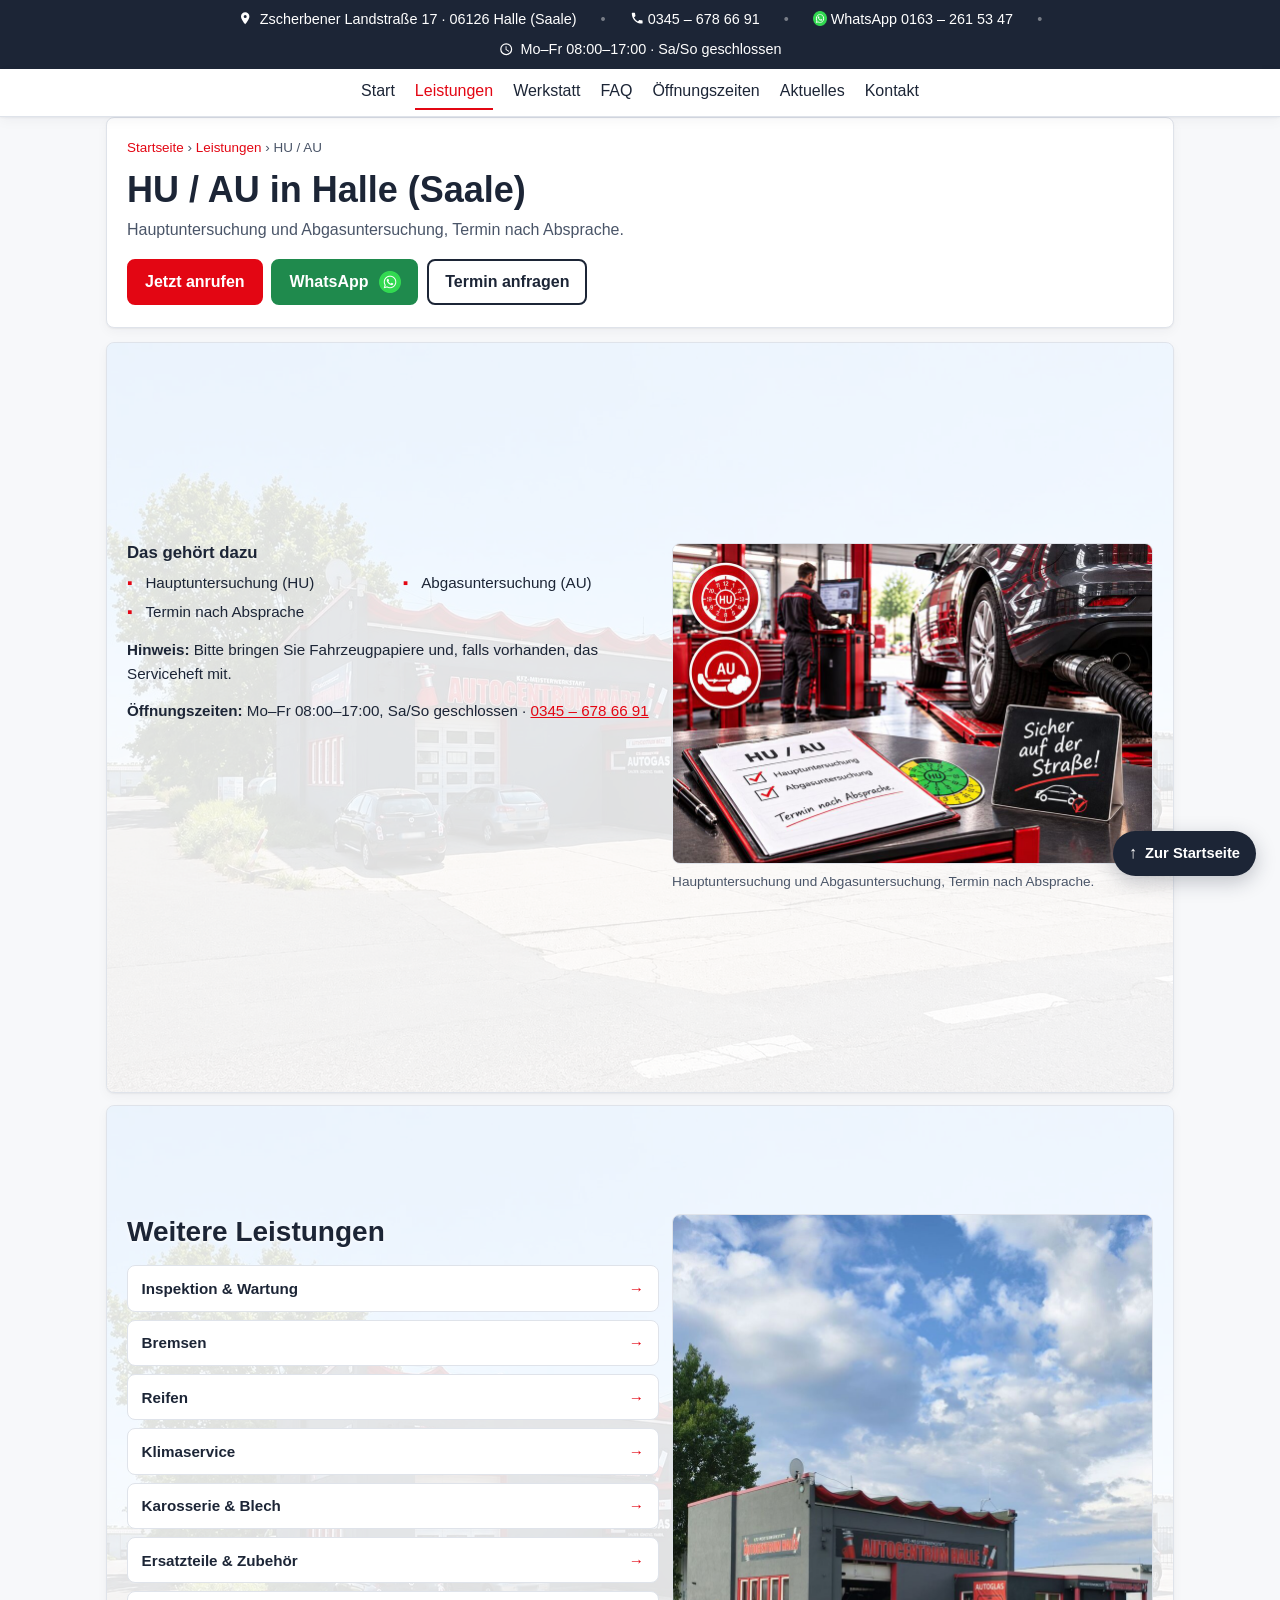
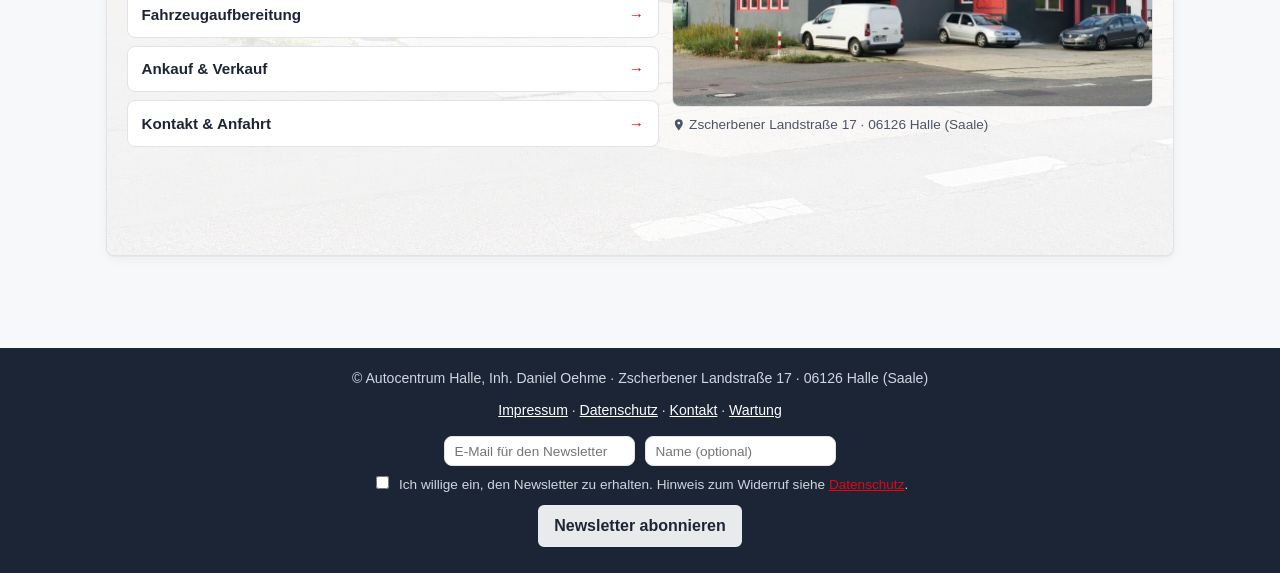
<file: leistungen/hu-au.html>
<!DOCTYPE html>
<html lang="de" class="unterseite">
<head>
<meta charset="utf-8">
<meta name="viewport" content="width=device-width, initial-scale=1">
<title>HU / AU in Halle (Saale) – Autocentrum Halle</title>
<meta name="description" content="HU / AU in Halle (Saale): Hauptuntersuchung und Abgasuntersuchung, Termin nach Absprache. KFZ-Meisterwerkstatt Autocentrum Halle, Zscherbener Landstraße 17, Tel. 0345 6786691.">
<!-- Bis zur erneuten öffentlichen Freigabe bleibt die Website auf "noindex, nofollow". Vor dem Live-Gang auf autocentrum-halle.de auf "index, follow" stellen. -->
<meta name="robots" content="noindex, nofollow">
<meta name="theme-color" content="#1c2536">
<link rel="icon" href="data:image/svg+xml,%3Csvg%20xmlns='http://www.w3.org/2000/svg'%20viewBox='0%200%2064%2064'%3E%3Crect%20width='64'%20height='64'%20rx='12'%20fill='%231c2536'/%3E%3Ctext%20x='32'%20y='41'%20font-family='Arial,Helvetica,sans-serif'%20font-size='26'%20font-weight='700'%20fill='%23e30613'%20text-anchor='middle'%3EAC%3C/text%3E%3C/svg%3E">
<link rel="canonical" href="https://www.autocentrum-halle.de/leistungen/hu-au.html">
<meta property="og:type" content="website">
<meta property="og:locale" content="de_DE">
<meta property="og:site_name" content="Autocentrum Halle">
<meta property="og:title" content="HU / AU in Halle (Saale)">
<meta property="og:description" content="HU / AU in Halle (Saale): Hauptuntersuchung und Abgasuntersuchung, Termin nach Absprache. KFZ-Meisterwerkstatt Autocentrum Halle, Zscherbener Landstraße 17, Tel. 0345 6786691.">
<meta property="og:url" content="https://www.autocentrum-halle.de/leistungen/hu-au.html">
<meta property="og:image" content="https://www.autocentrum-halle.de/bilder/werkstatt-einfahrt.jpg">
<meta name="twitter:card" content="summary_large_image">
<link rel="preload" as="image" href="../bilder/logo-autocentrum-halle.png">
<link rel="stylesheet" href="../stil.css">
<script type="application/ld+json">
{
  "@context": "https://schema.org",
  "@type": "BreadcrumbList",
  "itemListElement": [
    {
      "@type": "ListItem",
      "position": 1,
      "name": "Startseite",
      "item": "https://www.autocentrum-halle.de/index.html"
    },
    {
      "@type": "ListItem",
      "position": 2,
      "name": "Leistungen",
      "item": "https://www.autocentrum-halle.de/leistungen.html"
    },
    {
      "@type": "ListItem",
      "position": 3,
      "name": "HU / AU",
      "item": "https://www.autocentrum-halle.de/leistungen/hu-au.html"
    }
  ]
}</script>
</head>

<body>

<a class="skip-link" href="#inhalt">Zum Inhalt springen</a>

<a id="oben" class="anker-oben" aria-hidden="true"></a>

  <div class="sticky-bereich ohne-logo">

    <div class="kontaktleiste" role="region" aria-label="Kontakt und Öffnungszeiten auf einen Blick">
      <div class="kontaktleiste-inhalt">
        <a href="https://maps.app.goo.gl/aPtf8YcsTzUN7TdNA" target="_blank" rel="noopener noreferrer"
           aria-label="Adresse auf Google Maps anzeigen (öffnet in neuem Fenster)">
          <span class="symbol" aria-hidden="true"><svg class="svg-symbol" viewBox="0 0 24 24" focusable="false"><path d="M12 2a7 7 0 0 0-7 7c0 5.25 7 13 7 13s7-7.75 7-13a7 7 0 0 0-7-7Zm0 9.5A2.5 2.5 0 1 1 14.5 9 2.5 2.5 0 0 1 12 11.5Z"/></svg></span>
          Zscherbener Landstraße 17 · 06126 Halle (Saale)
        </a>
        <span class="trenner" aria-hidden="true">•</span>
        <a href="tel:+493456786691">
          <span class="symbol" aria-hidden="true"><svg class="svg-symbol" viewBox="0 0 24 24" focusable="false"><path d="M6.62 10.79a15.05 15.05 0 0 0 6.59 6.59l2.2-2.2a1 1 0 0 1 1.02-.24c1.12.37 2.33.57 3.57.57a1 1 0 0 1 1 1V20a1 1 0 0 1-1 1C10.61 21 3 13.39 3 4a1 1 0 0 1 1-1h3.5a1 1 0 0 1 1 1c0 1.24.2 2.45.57 3.57a1 1 0 0 1-.25 1.02l-2.2 2.2Z"/></svg></span>0345 – 678 66 91
        </a>
        <span class="trenner" aria-hidden="true">•</span>
        <a href="https://wa.me/491632615347" target="_blank" rel="noopener noreferrer"
           aria-label="WhatsApp-Chat öffnen (öffnet in neuem Fenster)">
          <span class="symbol" aria-hidden="true"><img class="svg-symbol" src="../bilder/whatsapp-logo-44.png" alt="" width="22" height="22" decoding="async"></span>WhatsApp 0163 – 261 53 47
        </a>
        <span class="trenner" aria-hidden="true">•</span>
        <span>
          <span class="symbol" aria-hidden="true"><svg class="svg-symbol" viewBox="0 0 24 24" focusable="false"><path d="M12 2a10 10 0 1 0 0 20 10 10 0 0 0 0-20Zm0 18a8 8 0 1 1 0-16 8 8 0 0 1 0 16Zm.5-13H11v6l5.25 3.15.75-1.23-4.5-2.67Z"/></svg></span>
          <span data-zeiten-hinweis>Mo–Fr 08:00–17:00 · Sa/So geschlossen</span>
        </span>
      </div>
    </div>

    <header class="kopfzeile">
      <div class="kopfzeile-inhalt">
        <div class="kopfzeile-zeile">
          <a class="marke" href="../index.html#oben" aria-label="Autocentrum Halle – zum Seitenanfang"><img src="../bilder/logo-autocentrum-halle.png" alt="Autocentrum Halle" width="1100" height="377" loading="eager" decoding="async"></a>
          <button type="button" class="menue-schalter" id="menue-schalter" aria-expanded="false" aria-controls="mobil-menue" aria-label="Menü öffnen">
            <span class="menue-icon" aria-hidden="true"></span>
            <span>Menü</span>
          </button>
        </div>

        <!-- v124: Am Handy ist die Kontaktleiste ausgeblendet und neben dem Logo ist
             kein Platz — die Ankündigung erscheint deshalb als eigene Zeile oben im
             Kopfbereich. Am Rechner bleibt der Streifen verborgen. -->
        <p class="mobil-ankuendigung" data-ankuendigung-mobil hidden>
          <span class="symbol" aria-hidden="true">📅</span>
          <span data-ankuendigung-mobil-text></span>
        </p>

        <nav class="hauptnav" aria-label="Hauptnavigation">
          <ul>
          <li><a href="../index.html#oben">Start</a></li>
          <li><a href="../index.html#leistungen" class="nav-aktiv" aria-current="page">Leistungen</a></li>
          <li><a href="../index.html#werkstatt">Werkstatt</a></li>
          <li><a href="../index.html#faq">FAQ</a></li>
          <li><a href="../index.html#oeffnungszeiten">Öffnungszeiten</a></li>
          <li><a href="../index.html#aktuelles">Aktuelles</a></li>
          <li><a href="../kontakt.html">Kontakt</a></li>
            <li>
              <span class="nav-zaehler" aria-label="Zähler der Seitenaufrufe">
                <span>Aufrufe:</span>
                <span class="zaehler-zahl" id="aufrufezahl">–</span>
              </span>
            </li>
          </ul>
        </nav>

        <nav class="mobil-menue" id="mobil-menue" aria-label="Hauptnavigation (mobil)" hidden>
          <ul>
          <li><a href="../index.html#oben">Start</a></li>
          <li><a href="../index.html#leistungen" class="nav-aktiv" aria-current="page">Leistungen</a></li>
          <li><a href="../index.html#werkstatt">Werkstatt</a></li>
          <li><a href="../index.html#faq">FAQ</a></li>
          <li><a href="../index.html#oeffnungszeiten">Öffnungszeiten</a></li>
          <li><a href="../index.html#aktuelles">Aktuelles</a></li>
          <li><a href="../kontakt.html">Kontakt</a></li>
          </ul>
          <ul class="menue-recht">
            <li><a href="../impressum.html">Impressum</a></li>
            <li><a href="../datenschutz.html">Datenschutzerklärung</a></li>
          </ul>
        </nav>
      </div>
    </header>

  </div>

<main id="inhalt">

  <div class="seitenkopf reveal">
    <p class="brotkrumen"><a href="../index.html">Startseite</a> › <a href="../leistungen.html">Leistungen</a> › HU / AU</p>
    <h1 id="leistung-titel">HU / AU in Halle (Saale)</h1>
    <p class="lead">Hauptuntersuchung und Abgasuntersuchung, Termin nach Absprache.</p>
    <div class="aktionen">
      <a class="btn" href="tel:+493456786691">Jetzt anrufen</a>
      <a class="btn btn-whatsapp" href="https://wa.me/491632615347" target="_blank" rel="noopener noreferrer">WhatsApp<img class="btn-logo" src="../bilder/whatsapp-logo-44.png" alt="" aria-hidden="true" width="22" height="22" loading="eager" decoding="async"></a>
      <a class="btn btn-zweit" href="../kontakt.html">Termin anfragen</a>
    </div>
  </div>

  <section class="karte" aria-labelledby="leistung-details">
    <h2 id="leistung-details" class="sr-only">Leistungsumfang</h2>
    <div class="leistung-seite reveal">
      <div>
        <h3 style="margin-top:0;">Das gehört dazu</h3>
        <ul class="detail-liste">
          <li>Hauptuntersuchung (HU)</li>
          <li>Abgasuntersuchung (AU)</li>
          <li>Termin nach Absprache</li>
        </ul>
        <span class="detail-hinweis"><strong>Hinweis:</strong> Bitte bringen Sie Fahrzeugpapiere und, falls vorhanden, das Serviceheft mit.</span>
        <p class="detail-hinweis">
          <strong>Öffnungszeiten:</strong> Mo–Fr 08:00–17:00, Sa/So geschlossen ·
          <a href="tel:+493456786691">0345 – 678 66 91</a>
        </p>
      </div>
      <figure>
        <img src="../bilder/HU_AU_rot.jpg"
             alt="HU / AU im Autocentrum Halle"
             width="960" height="640" loading="lazy" decoding="async">
        <figcaption>Hauptuntersuchung und Abgasuntersuchung, Termin nach Absprache.</figcaption>
      </figure>
    </div>
  </section>

  <section class="karte" aria-labelledby="weitere-titel">
    <div class="weitere-bereich">
      <div class="weitere-text">
        <h2 id="weitere-titel">Weitere Leistungen</h2>
        <ul class="weitere-liste">
          <li><a href="inspektion-wartung.html">Inspektion &amp; Wartung<span class="pfeil" aria-hidden="true">→</span></a></li>
          <li><a href="bremsen.html">Bremsen<span class="pfeil" aria-hidden="true">→</span></a></li>
          <li><a href="reifen.html">Reifen<span class="pfeil" aria-hidden="true">→</span></a></li>
          <li><a href="klimaservice.html">Klimaservice<span class="pfeil" aria-hidden="true">→</span></a></li>
          <li><a href="karosserie-blech.html">Karosserie &amp; Blech<span class="pfeil" aria-hidden="true">→</span></a></li>
          <li><a href="ersatzteile-zubehoer.html">Ersatzteile &amp; Zubehör<span class="pfeil" aria-hidden="true">→</span></a></li>
          <li><a href="fahrzeugaufbereitung.html">Fahrzeugaufbereitung<span class="pfeil" aria-hidden="true">→</span></a></li>
          <li><a href="ankauf-verkauf.html">Ankauf &amp; Verkauf<span class="pfeil" aria-hidden="true">→</span></a></li>
          <li><a href="../kontakt.html">Kontakt &amp; Anfahrt<span class="pfeil" aria-hidden="true">→</span></a></li>
        </ul>
      </div>
      <figure class="weitere-bild">
        <img src="../bilder/werkstatt-gebaeude-freigestellt.jpg"
             alt="Das Werkstattgebäude von Autocentrum Halle an der Zscherbener Landstraße."
             width="960" height="986" loading="lazy" decoding="async">
        <figcaption><span class="werkstatt-pin" aria-hidden="true"><svg class="svg-symbol" viewBox="0 0 24 24" focusable="false"><path d="M12 2a7 7 0 0 0-7 7c0 5.25 7 13 7 13s7-7.75 7-13a7 7 0 0 0-7-7Zm0 9.5A2.5 2.5 0 1 1 14.5 9 2.5 2.5 0 0 1 12 11.5Z"/></svg></span>Zscherbener Landstraße 17 · 06126 Halle (Saale)</figcaption>
      </figure>
    </div>
  </section>

</main>

<a class="zurueck-button" href="../index.html#oben" aria-label="Zur Startseite">
  <span class="pfeil" aria-hidden="true">↑</span>
  <span class="beschriftung">Zur Startseite</span>
</a>

<!-- Notleiste – auf jeder Seite sofort erreichbar (Anrufen, WhatsApp, Route) -->
<div class="notleiste" id="notleiste" role="region" aria-label="Schnellkontakt">
  <div class="notleiste-inhalt">
    <a class="nl-anruf" href="tel:+493456786691" aria-label="Werkstatt anrufen: 0345 – 678 66 91">
      <span class="nl-symbol" aria-hidden="true"><svg viewBox="0 0 24 24" width="22" height="22" focusable="false"><path d="M6.62 10.79a15.05 15.05 0 0 0 6.59 6.59l2.2-2.2a1 1 0 0 1 1.02-.24c1.12.37 2.33.57 3.57.57a1 1 0 0 1 1 1V20a1 1 0 0 1-1 1C10.61 21 3 13.39 3 4a1 1 0 0 1 1-1h3.5a1 1 0 0 1 1 1c0 1.24.2 2.45.57 3.57a1 1 0 0 1-.25 1.02l-2.2 2.2Z"/></svg></span>
      <span>Anrufen</span>
    </a>
    <a class="nl-whatsapp" href="https://wa.me/491632615347?text=Guten%20Tag%2C%20ich%20brauche%20einen%20Termin%20f%C3%BCr%20mein%20Fahrzeug."
       target="_blank" rel="noopener noreferrer"
       aria-label="WhatsApp-Chat starten (öffnet in neuem Fenster)">
      <span class="nl-symbol" aria-hidden="true"><img src="../bilder/whatsapp-logo-44.png" alt="" width="22" height="22" loading="eager" decoding="async"></span>
      <span>WhatsApp</span>
    </a>
    <a class="nl-route" href="https://www.google.com/maps/dir/?api=1&destination=51.4708168%2C11.8903277" target="_blank" rel="noopener noreferrer"
       aria-label="Route zur Werkstatt in Google Maps planen (öffnet in neuem Fenster)">
      <span class="nl-symbol" aria-hidden="true"><svg viewBox="0 0 24 24" width="22" height="22" focusable="false"><path d="M12 2a7 7 0 0 0-7 7c0 5.25 7 13 7 13s7-7.75 7-13a7 7 0 0 0-7-7Zm0 9.5A2.5 2.5 0 1 1 14.5 9 2.5 2.5 0 0 1 12 11.5Z"/></svg></span>
      <span>Route</span>
    </a>
  </div>
</div>

<footer>
  <p>© Autocentrum Halle, Inh. Daniel Oehme · Zscherbener Landstraße 17 · 06126 Halle (Saale)</p>
  <p><a href="../impressum.html">Impressum</a> · <a href="../datenschutz.html">Datenschutz</a> · <a href="../kontakt.html">Kontakt</a> · <a href="https://autocentrum-halle-api.immerzu.workers.dev/wartung/" target="_blank" rel="noopener noreferrer">Wartung</a></p>
  <!-- v151 (2026-09-26): Newsletter — Speicherung über Cloudflare Worker und D1.
       KEIN Doppel-Opt-In und KEIN automatischer Versand; die Adressen werden im
       geschützten Datenbank gespeichert und von Hand ausgewertet. -->
  <form class="newsletter-formular" name="newsletter" method="POST" novalidate action="https://autocentrum-halle-api.immerzu.workers.dev/api/formular">
    <input type="hidden" name="form-name" value="newsletter">
    <p class="honeypot-feld" aria-hidden="true">
      <label>Bitte nicht ausfüllen: <input name="bot-field" tabindex="-1" autocomplete="off"></label>
    </p>
    <label class="newsletter-email">
      <span class="sr-only">E-Mail-Adresse</span>
      <input type="email" name="email" placeholder="E-Mail für den Newsletter" required autocomplete="email">
    </label>
    <label class="newsletter-name">
      <span class="sr-only">Name (optional)</span>
      <input type="text" name="name" placeholder="Name (optional)" autocomplete="name">
    </label>
    <label class="newsletter-consent">
      <input type="checkbox" name="consent" value="ja" required>
      <span>Ich willige ein, den Newsletter zu erhalten. Hinweis zum Widerruf siehe <a href="../datenschutz.html">Datenschutz</a>.</span>
    </label>
    <button type="submit" class="btn btn-zweit">Newsletter abonnieren</button>
  </form>
</footer>

<script src="../site.js"></script>

<script src="../formulare.js"></script>
</body>
</html>
</file>
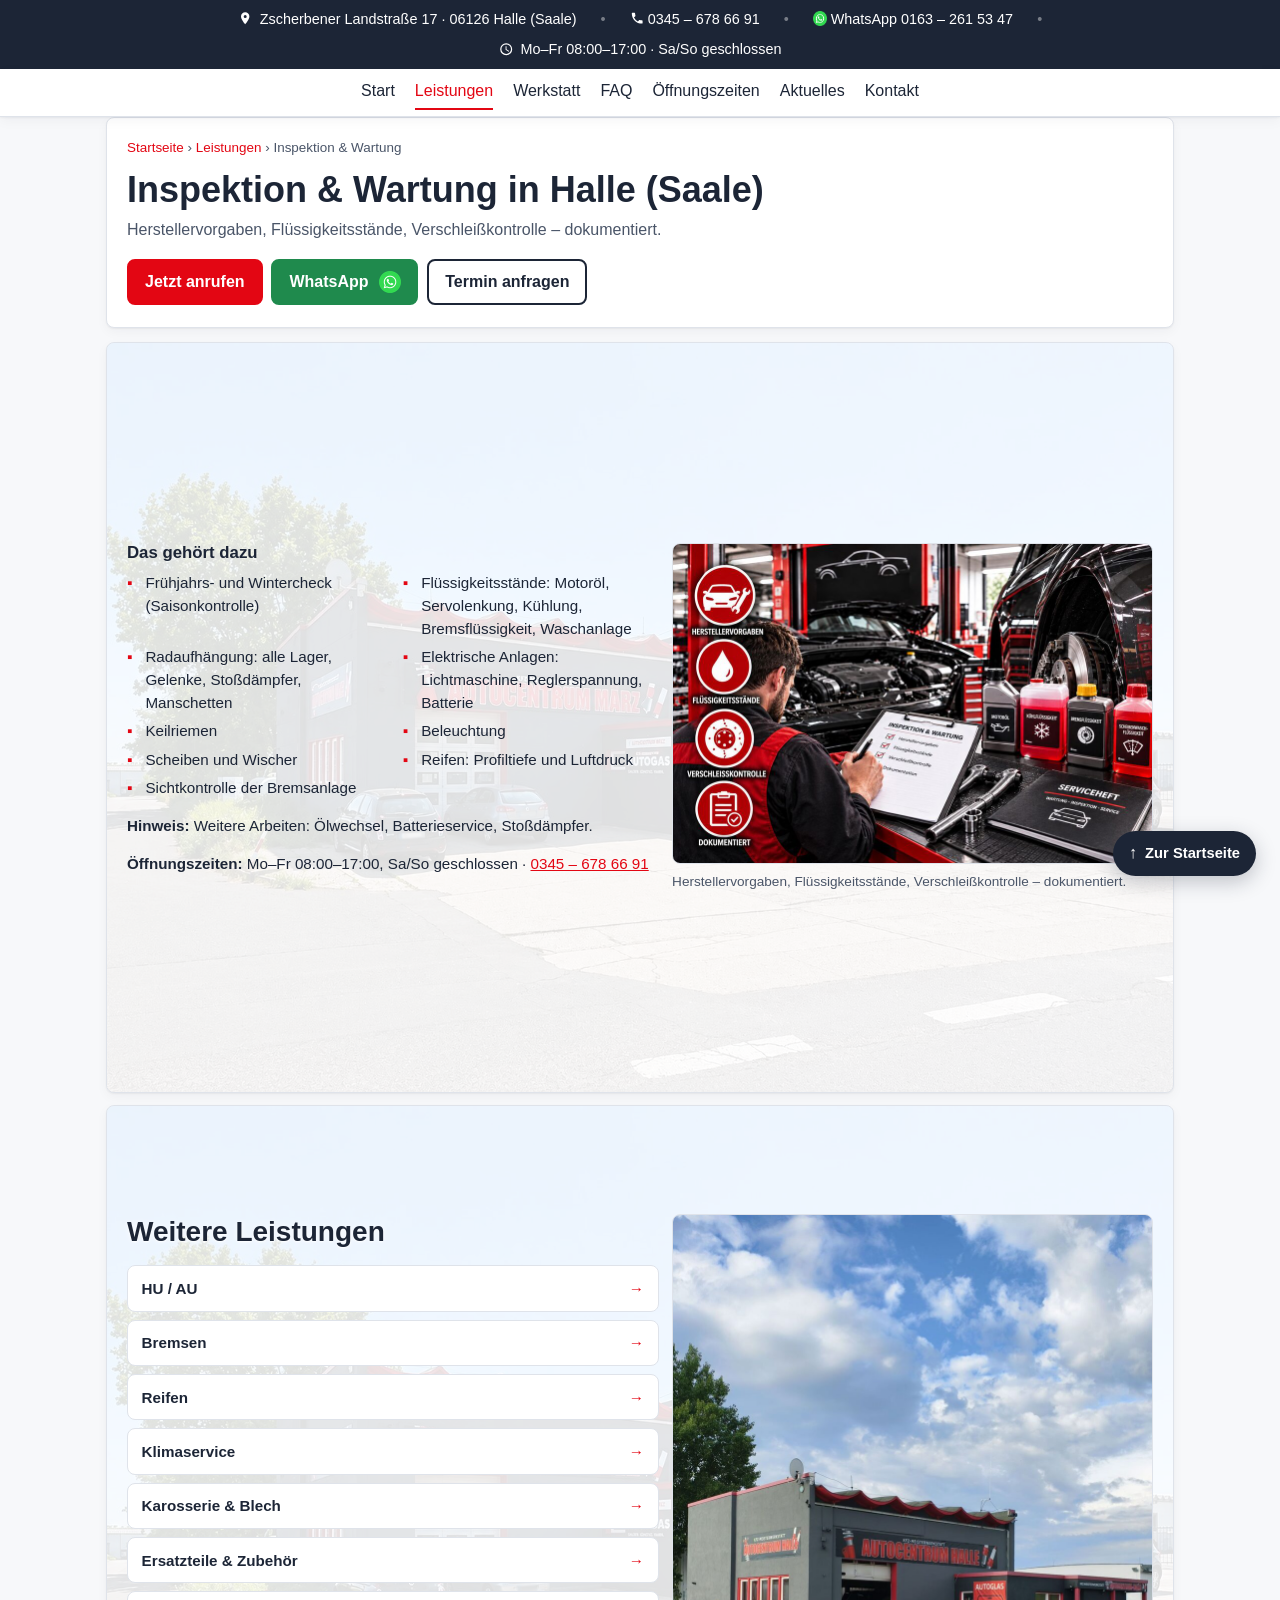
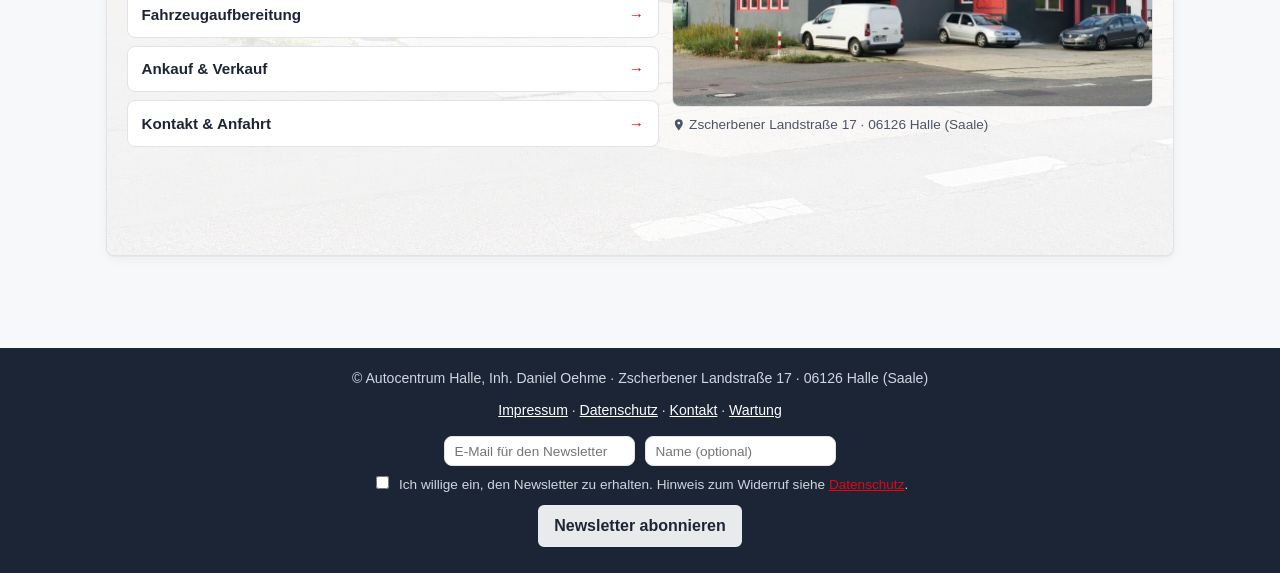
<file: leistungen/inspektion-wartung.html>
<!DOCTYPE html>
<html lang="de" class="unterseite">
<head>
<meta charset="utf-8">
<meta name="viewport" content="width=device-width, initial-scale=1">
<title>Inspektion & Wartung in Halle (Saale) – Autocentrum Halle</title>
<meta name="description" content="Inspektion & Wartung in Halle (Saale): Herstellervorgaben, Flüssigkeitsstände, Verschleißkontrolle – dokumentiert. KFZ-Meisterwerkstatt Autocentrum Halle, Zscherbener Landstraße 17, Tel. 0345 6786691.">
<!-- Bis zur erneuten öffentlichen Freigabe bleibt die Website auf "noindex, nofollow". Vor dem Live-Gang auf autocentrum-halle.de auf "index, follow" stellen. -->
<meta name="robots" content="noindex, nofollow">
<meta name="theme-color" content="#1c2536">
<link rel="icon" href="data:image/svg+xml,%3Csvg%20xmlns='http://www.w3.org/2000/svg'%20viewBox='0%200%2064%2064'%3E%3Crect%20width='64'%20height='64'%20rx='12'%20fill='%231c2536'/%3E%3Ctext%20x='32'%20y='41'%20font-family='Arial,Helvetica,sans-serif'%20font-size='26'%20font-weight='700'%20fill='%23e30613'%20text-anchor='middle'%3EAC%3C/text%3E%3C/svg%3E">
<link rel="canonical" href="https://www.autocentrum-halle.de/leistungen/inspektion-wartung.html">
<meta property="og:type" content="website">
<meta property="og:locale" content="de_DE">
<meta property="og:site_name" content="Autocentrum Halle">
<meta property="og:title" content="Inspektion & Wartung in Halle (Saale)">
<meta property="og:description" content="Inspektion & Wartung in Halle (Saale): Herstellervorgaben, Flüssigkeitsstände, Verschleißkontrolle – dokumentiert. KFZ-Meisterwerkstatt Autocentrum Halle, Zscherbener Landstraße 17, Tel. 0345 6786691.">
<meta property="og:url" content="https://www.autocentrum-halle.de/leistungen/inspektion-wartung.html">
<meta property="og:image" content="https://www.autocentrum-halle.de/bilder/werkstatt-einfahrt.jpg">
<meta name="twitter:card" content="summary_large_image">
<link rel="preload" as="image" href="../bilder/logo-autocentrum-halle.png">
<link rel="stylesheet" href="../stil.css">
<script type="application/ld+json">
{
  "@context": "https://schema.org",
  "@type": "BreadcrumbList",
  "itemListElement": [
    {
      "@type": "ListItem",
      "position": 1,
      "name": "Startseite",
      "item": "https://www.autocentrum-halle.de/index.html"
    },
    {
      "@type": "ListItem",
      "position": 2,
      "name": "Leistungen",
      "item": "https://www.autocentrum-halle.de/leistungen.html"
    },
    {
      "@type": "ListItem",
      "position": 3,
      "name": "Inspektion & Wartung",
      "item": "https://www.autocentrum-halle.de/leistungen/inspektion-wartung.html"
    }
  ]
}</script>
</head>

<body>

<a class="skip-link" href="#inhalt">Zum Inhalt springen</a>

<a id="oben" class="anker-oben" aria-hidden="true"></a>

  <div class="sticky-bereich ohne-logo">

    <div class="kontaktleiste" role="region" aria-label="Kontakt und Öffnungszeiten auf einen Blick">
      <div class="kontaktleiste-inhalt">
        <a href="https://maps.app.goo.gl/aPtf8YcsTzUN7TdNA" target="_blank" rel="noopener noreferrer"
           aria-label="Adresse auf Google Maps anzeigen (öffnet in neuem Fenster)">
          <span class="symbol" aria-hidden="true"><svg class="svg-symbol" viewBox="0 0 24 24" focusable="false"><path d="M12 2a7 7 0 0 0-7 7c0 5.25 7 13 7 13s7-7.75 7-13a7 7 0 0 0-7-7Zm0 9.5A2.5 2.5 0 1 1 14.5 9 2.5 2.5 0 0 1 12 11.5Z"/></svg></span>
          Zscherbener Landstraße 17 · 06126 Halle (Saale)
        </a>
        <span class="trenner" aria-hidden="true">•</span>
        <a href="tel:+493456786691">
          <span class="symbol" aria-hidden="true"><svg class="svg-symbol" viewBox="0 0 24 24" focusable="false"><path d="M6.62 10.79a15.05 15.05 0 0 0 6.59 6.59l2.2-2.2a1 1 0 0 1 1.02-.24c1.12.37 2.33.57 3.57.57a1 1 0 0 1 1 1V20a1 1 0 0 1-1 1C10.61 21 3 13.39 3 4a1 1 0 0 1 1-1h3.5a1 1 0 0 1 1 1c0 1.24.2 2.45.57 3.57a1 1 0 0 1-.25 1.02l-2.2 2.2Z"/></svg></span>0345 – 678 66 91
        </a>
        <span class="trenner" aria-hidden="true">•</span>
        <a href="https://wa.me/491632615347" target="_blank" rel="noopener noreferrer"
           aria-label="WhatsApp-Chat öffnen (öffnet in neuem Fenster)">
          <span class="symbol" aria-hidden="true"><img class="svg-symbol" src="../bilder/whatsapp-logo-44.png" alt="" width="22" height="22" decoding="async"></span>WhatsApp 0163 – 261 53 47
        </a>
        <span class="trenner" aria-hidden="true">•</span>
        <span>
          <span class="symbol" aria-hidden="true"><svg class="svg-symbol" viewBox="0 0 24 24" focusable="false"><path d="M12 2a10 10 0 1 0 0 20 10 10 0 0 0 0-20Zm0 18a8 8 0 1 1 0-16 8 8 0 0 1 0 16Zm.5-13H11v6l5.25 3.15.75-1.23-4.5-2.67Z"/></svg></span>
          <span data-zeiten-hinweis>Mo–Fr 08:00–17:00 · Sa/So geschlossen</span>
        </span>
      </div>
    </div>

    <header class="kopfzeile">
      <div class="kopfzeile-inhalt">
        <div class="kopfzeile-zeile">
          <a class="marke" href="../index.html#oben" aria-label="Autocentrum Halle – zum Seitenanfang"><img src="../bilder/logo-autocentrum-halle.png" alt="Autocentrum Halle" width="1100" height="377" loading="eager" decoding="async"></a>
          <button type="button" class="menue-schalter" id="menue-schalter" aria-expanded="false" aria-controls="mobil-menue" aria-label="Menü öffnen">
            <span class="menue-icon" aria-hidden="true"></span>
            <span>Menü</span>
          </button>
        </div>

        <!-- v124: Am Handy ist die Kontaktleiste ausgeblendet und neben dem Logo ist
             kein Platz — die Ankündigung erscheint deshalb als eigene Zeile oben im
             Kopfbereich. Am Rechner bleibt der Streifen verborgen. -->
        <p class="mobil-ankuendigung" data-ankuendigung-mobil hidden>
          <span class="symbol" aria-hidden="true">📅</span>
          <span data-ankuendigung-mobil-text></span>
        </p>

        <nav class="hauptnav" aria-label="Hauptnavigation">
          <ul>
          <li><a href="../index.html#oben">Start</a></li>
          <li><a href="../index.html#leistungen" class="nav-aktiv" aria-current="page">Leistungen</a></li>
          <li><a href="../index.html#werkstatt">Werkstatt</a></li>
          <li><a href="../index.html#faq">FAQ</a></li>
          <li><a href="../index.html#oeffnungszeiten">Öffnungszeiten</a></li>
          <li><a href="../index.html#aktuelles">Aktuelles</a></li>
          <li><a href="../kontakt.html">Kontakt</a></li>
            <li>
              <span class="nav-zaehler" aria-label="Zähler der Seitenaufrufe">
                <span>Aufrufe:</span>
                <span class="zaehler-zahl" id="aufrufezahl">–</span>
              </span>
            </li>
          </ul>
        </nav>

        <nav class="mobil-menue" id="mobil-menue" aria-label="Hauptnavigation (mobil)" hidden>
          <ul>
          <li><a href="../index.html#oben">Start</a></li>
          <li><a href="../index.html#leistungen" class="nav-aktiv" aria-current="page">Leistungen</a></li>
          <li><a href="../index.html#werkstatt">Werkstatt</a></li>
          <li><a href="../index.html#faq">FAQ</a></li>
          <li><a href="../index.html#oeffnungszeiten">Öffnungszeiten</a></li>
          <li><a href="../index.html#aktuelles">Aktuelles</a></li>
          <li><a href="../kontakt.html">Kontakt</a></li>
          </ul>
          <ul class="menue-recht">
            <li><a href="../impressum.html">Impressum</a></li>
            <li><a href="../datenschutz.html">Datenschutzerklärung</a></li>
          </ul>
        </nav>
      </div>
    </header>

  </div>

<main id="inhalt">

  <div class="seitenkopf reveal">
    <p class="brotkrumen"><a href="../index.html">Startseite</a> › <a href="../leistungen.html">Leistungen</a> › Inspektion &amp; Wartung</p>
    <h1 id="leistung-titel">Inspektion &amp; Wartung in Halle (Saale)</h1>
    <p class="lead">Herstellervorgaben, Flüssigkeitsstände, Verschleißkontrolle – dokumentiert.</p>
    <div class="aktionen">
      <a class="btn" href="tel:+493456786691">Jetzt anrufen</a>
      <a class="btn btn-whatsapp" href="https://wa.me/491632615347" target="_blank" rel="noopener noreferrer">WhatsApp<img class="btn-logo" src="../bilder/whatsapp-logo-44.png" alt="" aria-hidden="true" width="22" height="22" loading="eager" decoding="async"></a>
      <a class="btn btn-zweit" href="../kontakt.html">Termin anfragen</a>
    </div>
  </div>

  <section class="karte" aria-labelledby="leistung-details">
    <h2 id="leistung-details" class="sr-only">Leistungsumfang</h2>
    <div class="leistung-seite reveal">
      <div>
        <h3 style="margin-top:0;">Das gehört dazu</h3>
        <ul class="detail-liste">
          <li>Frühjahrs- und Wintercheck (Saisonkontrolle)</li>
          <li>Flüssigkeitsstände: Motoröl, Servolenkung, Kühlung, Bremsflüssigkeit, Waschanlage</li>
          <li>Radaufhängung: alle Lager, Gelenke, Stoßdämpfer, Manschetten</li>
          <li>Elektrische Anlagen: Lichtmaschine, Reglerspannung, Batterie</li>
          <li>Keilriemen</li>
          <li>Beleuchtung</li>
          <li>Scheiben und Wischer</li>
          <li>Reifen: Profiltiefe und Luftdruck</li>
          <li>Sichtkontrolle der Bremsanlage</li>
        </ul>
        <span class="detail-hinweis"><strong>Hinweis:</strong> Weitere Arbeiten: Ölwechsel, Batterieservice, Stoßdämpfer.</span>
        <p class="detail-hinweis">
          <strong>Öffnungszeiten:</strong> Mo–Fr 08:00–17:00, Sa/So geschlossen ·
          <a href="tel:+493456786691">0345 – 678 66 91</a>
        </p>
      </div>
      <figure>
        <img src="../bilder/Fahrzeugwartung_rot.jpg"
             alt="Inspektion und Wartung im Autocentrum Halle"
             width="960" height="640" loading="lazy" decoding="async">
        <figcaption>Herstellervorgaben, Flüssigkeitsstände, Verschleißkontrolle – dokumentiert.</figcaption>
      </figure>
    </div>
  </section>

  <section class="karte" aria-labelledby="weitere-titel">
    <div class="weitere-bereich">
      <div class="weitere-text">
        <h2 id="weitere-titel">Weitere Leistungen</h2>
        <ul class="weitere-liste">
          <li><a href="hu-au.html">HU / AU<span class="pfeil" aria-hidden="true">→</span></a></li>
          <li><a href="bremsen.html">Bremsen<span class="pfeil" aria-hidden="true">→</span></a></li>
          <li><a href="reifen.html">Reifen<span class="pfeil" aria-hidden="true">→</span></a></li>
          <li><a href="klimaservice.html">Klimaservice<span class="pfeil" aria-hidden="true">→</span></a></li>
          <li><a href="karosserie-blech.html">Karosserie &amp; Blech<span class="pfeil" aria-hidden="true">→</span></a></li>
          <li><a href="ersatzteile-zubehoer.html">Ersatzteile &amp; Zubehör<span class="pfeil" aria-hidden="true">→</span></a></li>
          <li><a href="fahrzeugaufbereitung.html">Fahrzeugaufbereitung<span class="pfeil" aria-hidden="true">→</span></a></li>
          <li><a href="ankauf-verkauf.html">Ankauf &amp; Verkauf<span class="pfeil" aria-hidden="true">→</span></a></li>
          <li><a href="../kontakt.html">Kontakt &amp; Anfahrt<span class="pfeil" aria-hidden="true">→</span></a></li>
        </ul>
      </div>
      <figure class="weitere-bild">
        <img src="../bilder/werkstatt-gebaeude-freigestellt.jpg"
             alt="Das Werkstattgebäude von Autocentrum Halle an der Zscherbener Landstraße."
             width="960" height="986" loading="lazy" decoding="async">
        <figcaption><span class="werkstatt-pin" aria-hidden="true"><svg class="svg-symbol" viewBox="0 0 24 24" focusable="false"><path d="M12 2a7 7 0 0 0-7 7c0 5.25 7 13 7 13s7-7.75 7-13a7 7 0 0 0-7-7Zm0 9.5A2.5 2.5 0 1 1 14.5 9 2.5 2.5 0 0 1 12 11.5Z"/></svg></span>Zscherbener Landstraße 17 · 06126 Halle (Saale)</figcaption>
      </figure>
    </div>
  </section>

</main>

<a class="zurueck-button" href="../index.html#oben" aria-label="Zur Startseite">
  <span class="pfeil" aria-hidden="true">↑</span>
  <span class="beschriftung">Zur Startseite</span>
</a>

<!-- Notleiste – auf jeder Seite sofort erreichbar (Anrufen, WhatsApp, Route) -->
<div class="notleiste" id="notleiste" role="region" aria-label="Schnellkontakt">
  <div class="notleiste-inhalt">
    <a class="nl-anruf" href="tel:+493456786691" aria-label="Werkstatt anrufen: 0345 – 678 66 91">
      <span class="nl-symbol" aria-hidden="true"><svg viewBox="0 0 24 24" width="22" height="22" focusable="false"><path d="M6.62 10.79a15.05 15.05 0 0 0 6.59 6.59l2.2-2.2a1 1 0 0 1 1.02-.24c1.12.37 2.33.57 3.57.57a1 1 0 0 1 1 1V20a1 1 0 0 1-1 1C10.61 21 3 13.39 3 4a1 1 0 0 1 1-1h3.5a1 1 0 0 1 1 1c0 1.24.2 2.45.57 3.57a1 1 0 0 1-.25 1.02l-2.2 2.2Z"/></svg></span>
      <span>Anrufen</span>
    </a>
    <a class="nl-whatsapp" href="https://wa.me/491632615347?text=Guten%20Tag%2C%20ich%20brauche%20einen%20Termin%20f%C3%BCr%20mein%20Fahrzeug."
       target="_blank" rel="noopener noreferrer"
       aria-label="WhatsApp-Chat starten (öffnet in neuem Fenster)">
      <span class="nl-symbol" aria-hidden="true"><img src="../bilder/whatsapp-logo-44.png" alt="" width="22" height="22" loading="eager" decoding="async"></span>
      <span>WhatsApp</span>
    </a>
    <a class="nl-route" href="https://www.google.com/maps/dir/?api=1&destination=51.4708168%2C11.8903277" target="_blank" rel="noopener noreferrer"
       aria-label="Route zur Werkstatt in Google Maps planen (öffnet in neuem Fenster)">
      <span class="nl-symbol" aria-hidden="true"><svg viewBox="0 0 24 24" width="22" height="22" focusable="false"><path d="M12 2a7 7 0 0 0-7 7c0 5.25 7 13 7 13s7-7.75 7-13a7 7 0 0 0-7-7Zm0 9.5A2.5 2.5 0 1 1 14.5 9 2.5 2.5 0 0 1 12 11.5Z"/></svg></span>
      <span>Route</span>
    </a>
  </div>
</div>

<footer>
  <p>© Autocentrum Halle, Inh. Daniel Oehme · Zscherbener Landstraße 17 · 06126 Halle (Saale)</p>
  <p><a href="../impressum.html">Impressum</a> · <a href="../datenschutz.html">Datenschutz</a> · <a href="../kontakt.html">Kontakt</a> · <a href="https://autocentrum-halle-api.immerzu.workers.dev/wartung/" target="_blank" rel="noopener noreferrer">Wartung</a></p>
  <!-- v151 (2026-09-26): Newsletter — Speicherung über Cloudflare Worker und D1.
       KEIN Doppel-Opt-In und KEIN automatischer Versand; die Adressen werden im
       geschützten Datenbank gespeichert und von Hand ausgewertet. -->
  <form class="newsletter-formular" name="newsletter" method="POST" novalidate action="https://autocentrum-halle-api.immerzu.workers.dev/api/formular">
    <input type="hidden" name="form-name" value="newsletter">
    <p class="honeypot-feld" aria-hidden="true">
      <label>Bitte nicht ausfüllen: <input name="bot-field" tabindex="-1" autocomplete="off"></label>
    </p>
    <label class="newsletter-email">
      <span class="sr-only">E-Mail-Adresse</span>
      <input type="email" name="email" placeholder="E-Mail für den Newsletter" required autocomplete="email">
    </label>
    <label class="newsletter-name">
      <span class="sr-only">Name (optional)</span>
      <input type="text" name="name" placeholder="Name (optional)" autocomplete="name">
    </label>
    <label class="newsletter-consent">
      <input type="checkbox" name="consent" value="ja" required>
      <span>Ich willige ein, den Newsletter zu erhalten. Hinweis zum Widerruf siehe <a href="../datenschutz.html">Datenschutz</a>.</span>
    </label>
    <button type="submit" class="btn btn-zweit">Newsletter abonnieren</button>
  </form>
</footer>

<script src="../site.js"></script>

<script src="../formulare.js"></script>
</body>
</html>
</file>
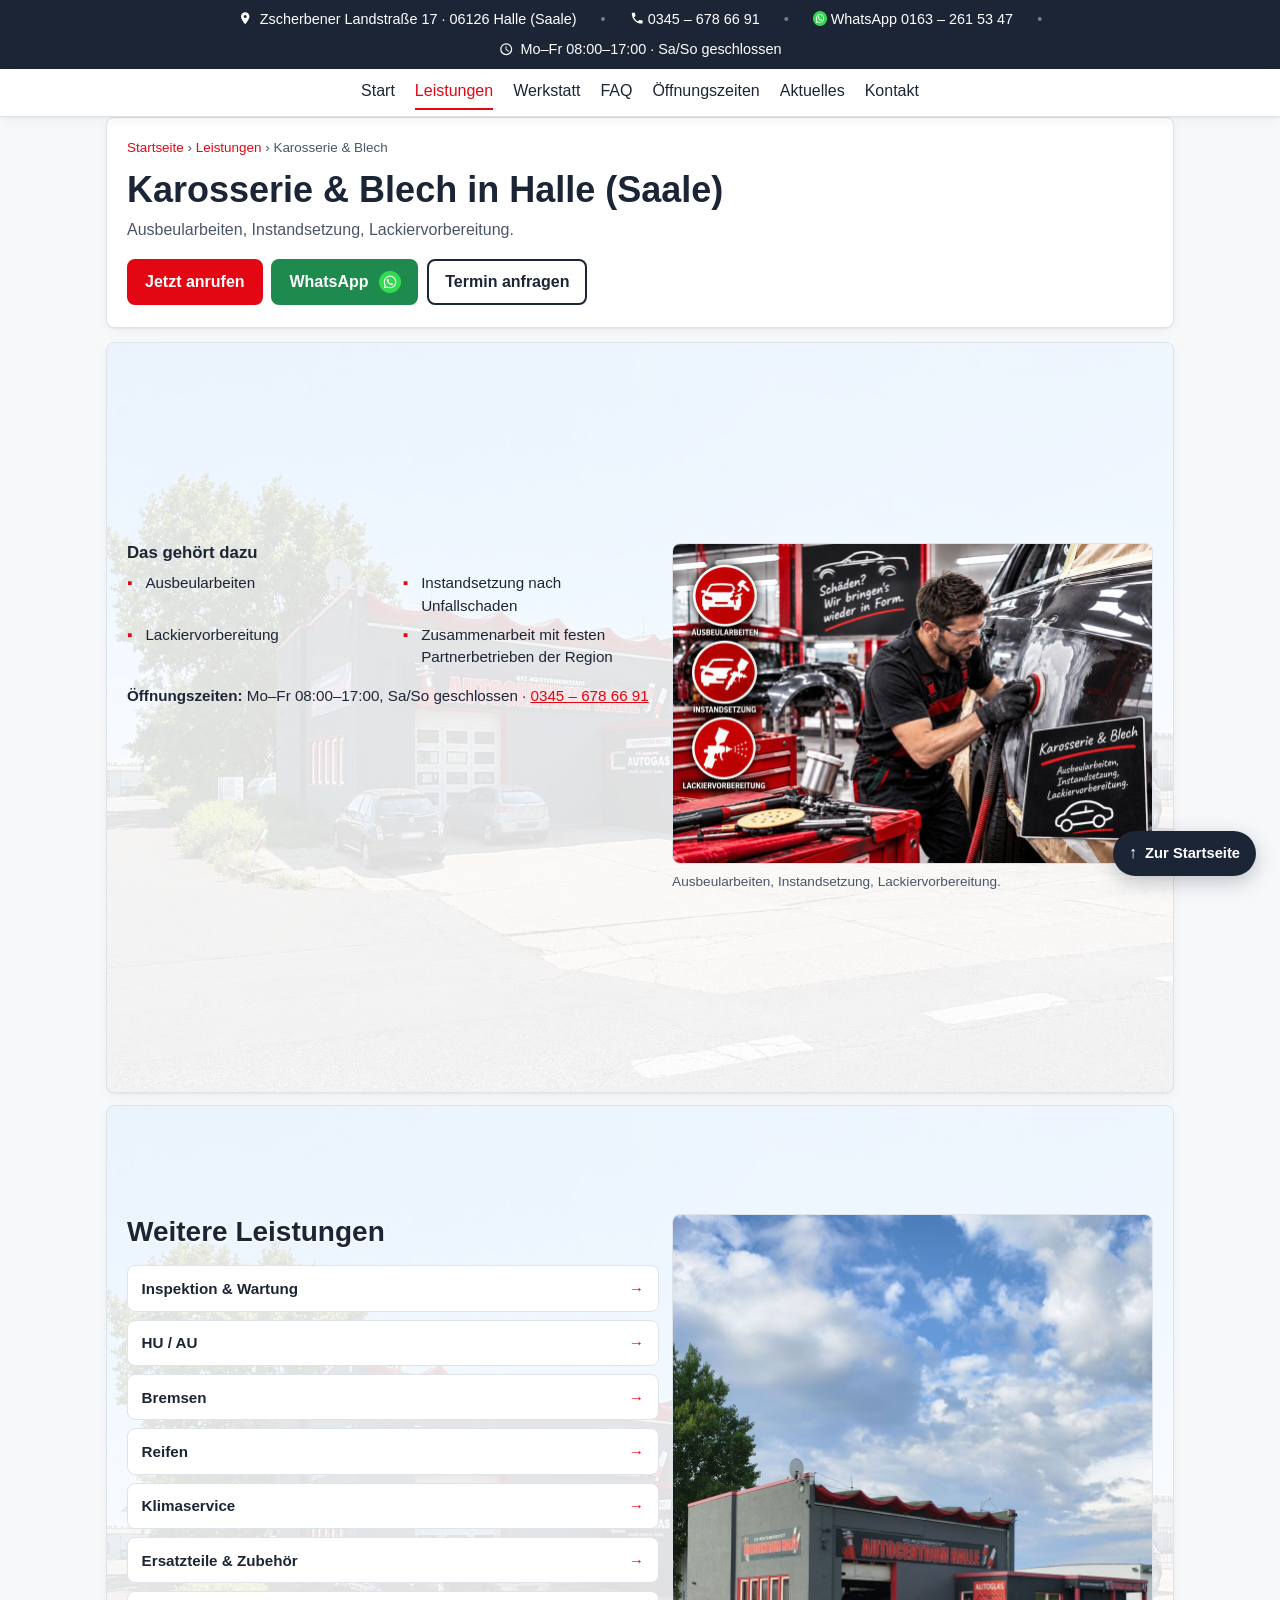
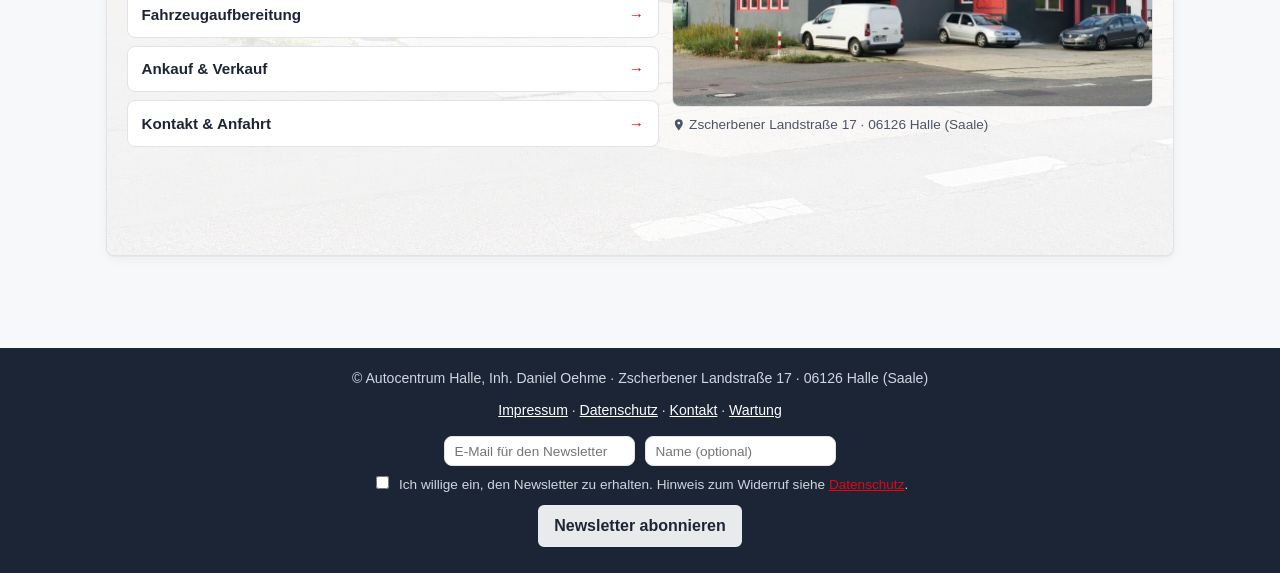
<file: leistungen/karosserie-blech.html>
<!DOCTYPE html>
<html lang="de" class="unterseite">
<head>
<meta charset="utf-8">
<meta name="viewport" content="width=device-width, initial-scale=1">
<title>Karosserie & Blech in Halle (Saale) – Autocentrum Halle</title>
<meta name="description" content="Karosserie & Blech in Halle (Saale): Ausbeularbeiten, Instandsetzung, Lackiervorbereitung. KFZ-Meisterwerkstatt Autocentrum Halle, Zscherbener Landstraße 17, Tel. 0345 6786691.">
<!-- Bis zur erneuten öffentlichen Freigabe bleibt die Website auf "noindex, nofollow". Vor dem Live-Gang auf autocentrum-halle.de auf "index, follow" stellen. -->
<meta name="robots" content="noindex, nofollow">
<meta name="theme-color" content="#1c2536">
<link rel="icon" href="data:image/svg+xml,%3Csvg%20xmlns='http://www.w3.org/2000/svg'%20viewBox='0%200%2064%2064'%3E%3Crect%20width='64'%20height='64'%20rx='12'%20fill='%231c2536'/%3E%3Ctext%20x='32'%20y='41'%20font-family='Arial,Helvetica,sans-serif'%20font-size='26'%20font-weight='700'%20fill='%23e30613'%20text-anchor='middle'%3EAC%3C/text%3E%3C/svg%3E">
<link rel="canonical" href="https://www.autocentrum-halle.de/leistungen/karosserie-blech.html">
<meta property="og:type" content="website">
<meta property="og:locale" content="de_DE">
<meta property="og:site_name" content="Autocentrum Halle">
<meta property="og:title" content="Karosserie & Blech in Halle (Saale)">
<meta property="og:description" content="Karosserie & Blech in Halle (Saale): Ausbeularbeiten, Instandsetzung, Lackiervorbereitung. KFZ-Meisterwerkstatt Autocentrum Halle, Zscherbener Landstraße 17, Tel. 0345 6786691.">
<meta property="og:url" content="https://www.autocentrum-halle.de/leistungen/karosserie-blech.html">
<meta property="og:image" content="https://www.autocentrum-halle.de/bilder/werkstatt-einfahrt.jpg">
<meta name="twitter:card" content="summary_large_image">
<link rel="preload" as="image" href="../bilder/logo-autocentrum-halle.png">
<link rel="stylesheet" href="../stil.css">
<script type="application/ld+json">
{
  "@context": "https://schema.org",
  "@type": "BreadcrumbList",
  "itemListElement": [
    {
      "@type": "ListItem",
      "position": 1,
      "name": "Startseite",
      "item": "https://www.autocentrum-halle.de/index.html"
    },
    {
      "@type": "ListItem",
      "position": 2,
      "name": "Leistungen",
      "item": "https://www.autocentrum-halle.de/leistungen.html"
    },
    {
      "@type": "ListItem",
      "position": 3,
      "name": "Karosserie & Blech",
      "item": "https://www.autocentrum-halle.de/leistungen/karosserie-blech.html"
    }
  ]
}</script>
</head>

<body>

<a class="skip-link" href="#inhalt">Zum Inhalt springen</a>

<a id="oben" class="anker-oben" aria-hidden="true"></a>

  <div class="sticky-bereich ohne-logo">

    <div class="kontaktleiste" role="region" aria-label="Kontakt und Öffnungszeiten auf einen Blick">
      <div class="kontaktleiste-inhalt">
        <a href="https://maps.app.goo.gl/aPtf8YcsTzUN7TdNA" target="_blank" rel="noopener noreferrer"
           aria-label="Adresse auf Google Maps anzeigen (öffnet in neuem Fenster)">
          <span class="symbol" aria-hidden="true"><svg class="svg-symbol" viewBox="0 0 24 24" focusable="false"><path d="M12 2a7 7 0 0 0-7 7c0 5.25 7 13 7 13s7-7.75 7-13a7 7 0 0 0-7-7Zm0 9.5A2.5 2.5 0 1 1 14.5 9 2.5 2.5 0 0 1 12 11.5Z"/></svg></span>
          Zscherbener Landstraße 17 · 06126 Halle (Saale)
        </a>
        <span class="trenner" aria-hidden="true">•</span>
        <a href="tel:+493456786691">
          <span class="symbol" aria-hidden="true"><svg class="svg-symbol" viewBox="0 0 24 24" focusable="false"><path d="M6.62 10.79a15.05 15.05 0 0 0 6.59 6.59l2.2-2.2a1 1 0 0 1 1.02-.24c1.12.37 2.33.57 3.57.57a1 1 0 0 1 1 1V20a1 1 0 0 1-1 1C10.61 21 3 13.39 3 4a1 1 0 0 1 1-1h3.5a1 1 0 0 1 1 1c0 1.24.2 2.45.57 3.57a1 1 0 0 1-.25 1.02l-2.2 2.2Z"/></svg></span>0345 – 678 66 91
        </a>
        <span class="trenner" aria-hidden="true">•</span>
        <a href="https://wa.me/491632615347" target="_blank" rel="noopener noreferrer"
           aria-label="WhatsApp-Chat öffnen (öffnet in neuem Fenster)">
          <span class="symbol" aria-hidden="true"><img class="svg-symbol" src="../bilder/whatsapp-logo-44.png" alt="" width="22" height="22" decoding="async"></span>WhatsApp 0163 – 261 53 47
        </a>
        <span class="trenner" aria-hidden="true">•</span>
        <span>
          <span class="symbol" aria-hidden="true"><svg class="svg-symbol" viewBox="0 0 24 24" focusable="false"><path d="M12 2a10 10 0 1 0 0 20 10 10 0 0 0 0-20Zm0 18a8 8 0 1 1 0-16 8 8 0 0 1 0 16Zm.5-13H11v6l5.25 3.15.75-1.23-4.5-2.67Z"/></svg></span>
          <span data-zeiten-hinweis>Mo–Fr 08:00–17:00 · Sa/So geschlossen</span>
        </span>
      </div>
    </div>

    <header class="kopfzeile">
      <div class="kopfzeile-inhalt">
        <div class="kopfzeile-zeile">
          <a class="marke" href="../index.html#oben" aria-label="Autocentrum Halle – zum Seitenanfang"><img src="../bilder/logo-autocentrum-halle.png" alt="Autocentrum Halle" width="1100" height="377" loading="eager" decoding="async"></a>
          <button type="button" class="menue-schalter" id="menue-schalter" aria-expanded="false" aria-controls="mobil-menue" aria-label="Menü öffnen">
            <span class="menue-icon" aria-hidden="true"></span>
            <span>Menü</span>
          </button>
        </div>

        <!-- v124: Am Handy ist die Kontaktleiste ausgeblendet und neben dem Logo ist
             kein Platz — die Ankündigung erscheint deshalb als eigene Zeile oben im
             Kopfbereich. Am Rechner bleibt der Streifen verborgen. -->
        <p class="mobil-ankuendigung" data-ankuendigung-mobil hidden>
          <span class="symbol" aria-hidden="true">📅</span>
          <span data-ankuendigung-mobil-text></span>
        </p>

        <nav class="hauptnav" aria-label="Hauptnavigation">
          <ul>
          <li><a href="../index.html#oben">Start</a></li>
          <li><a href="../index.html#leistungen" class="nav-aktiv" aria-current="page">Leistungen</a></li>
          <li><a href="../index.html#werkstatt">Werkstatt</a></li>
          <li><a href="../index.html#faq">FAQ</a></li>
          <li><a href="../index.html#oeffnungszeiten">Öffnungszeiten</a></li>
          <li><a href="../index.html#aktuelles">Aktuelles</a></li>
          <li><a href="../kontakt.html">Kontakt</a></li>
            <li>
              <span class="nav-zaehler" aria-label="Zähler der Seitenaufrufe">
                <span>Aufrufe:</span>
                <span class="zaehler-zahl" id="aufrufezahl">–</span>
              </span>
            </li>
          </ul>
        </nav>

        <nav class="mobil-menue" id="mobil-menue" aria-label="Hauptnavigation (mobil)" hidden>
          <ul>
          <li><a href="../index.html#oben">Start</a></li>
          <li><a href="../index.html#leistungen" class="nav-aktiv" aria-current="page">Leistungen</a></li>
          <li><a href="../index.html#werkstatt">Werkstatt</a></li>
          <li><a href="../index.html#faq">FAQ</a></li>
          <li><a href="../index.html#oeffnungszeiten">Öffnungszeiten</a></li>
          <li><a href="../index.html#aktuelles">Aktuelles</a></li>
          <li><a href="../kontakt.html">Kontakt</a></li>
          </ul>
          <ul class="menue-recht">
            <li><a href="../impressum.html">Impressum</a></li>
            <li><a href="../datenschutz.html">Datenschutzerklärung</a></li>
          </ul>
        </nav>
      </div>
    </header>

  </div>

<main id="inhalt">

  <div class="seitenkopf reveal">
    <p class="brotkrumen"><a href="../index.html">Startseite</a> › <a href="../leistungen.html">Leistungen</a> › Karosserie &amp; Blech</p>
    <h1 id="leistung-titel">Karosserie &amp; Blech in Halle (Saale)</h1>
    <p class="lead">Ausbeularbeiten, Instandsetzung, Lackiervorbereitung.</p>
    <div class="aktionen">
      <a class="btn" href="tel:+493456786691">Jetzt anrufen</a>
      <a class="btn btn-whatsapp" href="https://wa.me/491632615347" target="_blank" rel="noopener noreferrer">WhatsApp<img class="btn-logo" src="../bilder/whatsapp-logo-44.png" alt="" aria-hidden="true" width="22" height="22" loading="eager" decoding="async"></a>
      <a class="btn btn-zweit" href="../kontakt.html">Termin anfragen</a>
    </div>
  </div>

  <section class="karte" aria-labelledby="leistung-details">
    <h2 id="leistung-details" class="sr-only">Leistungsumfang</h2>
    <div class="leistung-seite reveal">
      <div>
        <h3 style="margin-top:0;">Das gehört dazu</h3>
        <ul class="detail-liste">
          <li>Ausbeularbeiten</li>
          <li>Instandsetzung nach Unfallschaden</li>
          <li>Lackiervorbereitung</li>
          <li>Zusammenarbeit mit festen Partnerbetrieben der Region</li>
        </ul>

        <p class="detail-hinweis">
          <strong>Öffnungszeiten:</strong> Mo–Fr 08:00–17:00, Sa/So geschlossen ·
          <a href="tel:+493456786691">0345 – 678 66 91</a>
        </p>
      </div>
      <figure>
        <img src="../bilder/Karosserie%20%26%20Blech_rot.jpg"
             alt="Karosserie und Blech im Autocentrum Halle"
             width="960" height="640" loading="lazy" decoding="async">
        <figcaption>Ausbeularbeiten, Instandsetzung, Lackiervorbereitung.</figcaption>
      </figure>
    </div>
  </section>

  <section class="karte" aria-labelledby="weitere-titel">
    <div class="weitere-bereich">
      <div class="weitere-text">
        <h2 id="weitere-titel">Weitere Leistungen</h2>
        <ul class="weitere-liste">
          <li><a href="inspektion-wartung.html">Inspektion &amp; Wartung<span class="pfeil" aria-hidden="true">→</span></a></li>
          <li><a href="hu-au.html">HU / AU<span class="pfeil" aria-hidden="true">→</span></a></li>
          <li><a href="bremsen.html">Bremsen<span class="pfeil" aria-hidden="true">→</span></a></li>
          <li><a href="reifen.html">Reifen<span class="pfeil" aria-hidden="true">→</span></a></li>
          <li><a href="klimaservice.html">Klimaservice<span class="pfeil" aria-hidden="true">→</span></a></li>
          <li><a href="ersatzteile-zubehoer.html">Ersatzteile &amp; Zubehör<span class="pfeil" aria-hidden="true">→</span></a></li>
          <li><a href="fahrzeugaufbereitung.html">Fahrzeugaufbereitung<span class="pfeil" aria-hidden="true">→</span></a></li>
          <li><a href="ankauf-verkauf.html">Ankauf &amp; Verkauf<span class="pfeil" aria-hidden="true">→</span></a></li>
          <li><a href="../kontakt.html">Kontakt &amp; Anfahrt<span class="pfeil" aria-hidden="true">→</span></a></li>
        </ul>
      </div>
      <figure class="weitere-bild">
        <img src="../bilder/werkstatt-gebaeude-freigestellt.jpg"
             alt="Das Werkstattgebäude von Autocentrum Halle an der Zscherbener Landstraße."
             width="960" height="986" loading="lazy" decoding="async">
        <figcaption><span class="werkstatt-pin" aria-hidden="true"><svg class="svg-symbol" viewBox="0 0 24 24" focusable="false"><path d="M12 2a7 7 0 0 0-7 7c0 5.25 7 13 7 13s7-7.75 7-13a7 7 0 0 0-7-7Zm0 9.5A2.5 2.5 0 1 1 14.5 9 2.5 2.5 0 0 1 12 11.5Z"/></svg></span>Zscherbener Landstraße 17 · 06126 Halle (Saale)</figcaption>
      </figure>
    </div>
  </section>

</main>

<a class="zurueck-button" href="../index.html#oben" aria-label="Zur Startseite">
  <span class="pfeil" aria-hidden="true">↑</span>
  <span class="beschriftung">Zur Startseite</span>
</a>

<!-- Notleiste – auf jeder Seite sofort erreichbar (Anrufen, WhatsApp, Route) -->
<div class="notleiste" id="notleiste" role="region" aria-label="Schnellkontakt">
  <div class="notleiste-inhalt">
    <a class="nl-anruf" href="tel:+493456786691" aria-label="Werkstatt anrufen: 0345 – 678 66 91">
      <span class="nl-symbol" aria-hidden="true"><svg viewBox="0 0 24 24" width="22" height="22" focusable="false"><path d="M6.62 10.79a15.05 15.05 0 0 0 6.59 6.59l2.2-2.2a1 1 0 0 1 1.02-.24c1.12.37 2.33.57 3.57.57a1 1 0 0 1 1 1V20a1 1 0 0 1-1 1C10.61 21 3 13.39 3 4a1 1 0 0 1 1-1h3.5a1 1 0 0 1 1 1c0 1.24.2 2.45.57 3.57a1 1 0 0 1-.25 1.02l-2.2 2.2Z"/></svg></span>
      <span>Anrufen</span>
    </a>
    <a class="nl-whatsapp" href="https://wa.me/491632615347?text=Guten%20Tag%2C%20ich%20brauche%20einen%20Termin%20f%C3%BCr%20mein%20Fahrzeug."
       target="_blank" rel="noopener noreferrer"
       aria-label="WhatsApp-Chat starten (öffnet in neuem Fenster)">
      <span class="nl-symbol" aria-hidden="true"><img src="../bilder/whatsapp-logo-44.png" alt="" width="22" height="22" loading="eager" decoding="async"></span>
      <span>WhatsApp</span>
    </a>
    <a class="nl-route" href="https://www.google.com/maps/dir/?api=1&destination=51.4708168%2C11.8903277" target="_blank" rel="noopener noreferrer"
       aria-label="Route zur Werkstatt in Google Maps planen (öffnet in neuem Fenster)">
      <span class="nl-symbol" aria-hidden="true"><svg viewBox="0 0 24 24" width="22" height="22" focusable="false"><path d="M12 2a7 7 0 0 0-7 7c0 5.25 7 13 7 13s7-7.75 7-13a7 7 0 0 0-7-7Zm0 9.5A2.5 2.5 0 1 1 14.5 9 2.5 2.5 0 0 1 12 11.5Z"/></svg></span>
      <span>Route</span>
    </a>
  </div>
</div>

<footer>
  <p>© Autocentrum Halle, Inh. Daniel Oehme · Zscherbener Landstraße 17 · 06126 Halle (Saale)</p>
  <p><a href="../impressum.html">Impressum</a> · <a href="../datenschutz.html">Datenschutz</a> · <a href="../kontakt.html">Kontakt</a> · <a href="https://autocentrum-halle-api.immerzu.workers.dev/wartung/" target="_blank" rel="noopener noreferrer">Wartung</a></p>
  <!-- v151 (2026-09-26): Newsletter — Speicherung über Cloudflare Worker und D1.
       KEIN Doppel-Opt-In und KEIN automatischer Versand; die Adressen werden im
       geschützten Datenbank gespeichert und von Hand ausgewertet. -->
  <form class="newsletter-formular" name="newsletter" method="POST" novalidate action="https://autocentrum-halle-api.immerzu.workers.dev/api/formular">
    <input type="hidden" name="form-name" value="newsletter">
    <p class="honeypot-feld" aria-hidden="true">
      <label>Bitte nicht ausfüllen: <input name="bot-field" tabindex="-1" autocomplete="off"></label>
    </p>
    <label class="newsletter-email">
      <span class="sr-only">E-Mail-Adresse</span>
      <input type="email" name="email" placeholder="E-Mail für den Newsletter" required autocomplete="email">
    </label>
    <label class="newsletter-name">
      <span class="sr-only">Name (optional)</span>
      <input type="text" name="name" placeholder="Name (optional)" autocomplete="name">
    </label>
    <label class="newsletter-consent">
      <input type="checkbox" name="consent" value="ja" required>
      <span>Ich willige ein, den Newsletter zu erhalten. Hinweis zum Widerruf siehe <a href="../datenschutz.html">Datenschutz</a>.</span>
    </label>
    <button type="submit" class="btn btn-zweit">Newsletter abonnieren</button>
  </form>
</footer>

<script src="../site.js"></script>

<script src="../formulare.js"></script>
</body>
</html>
</file>
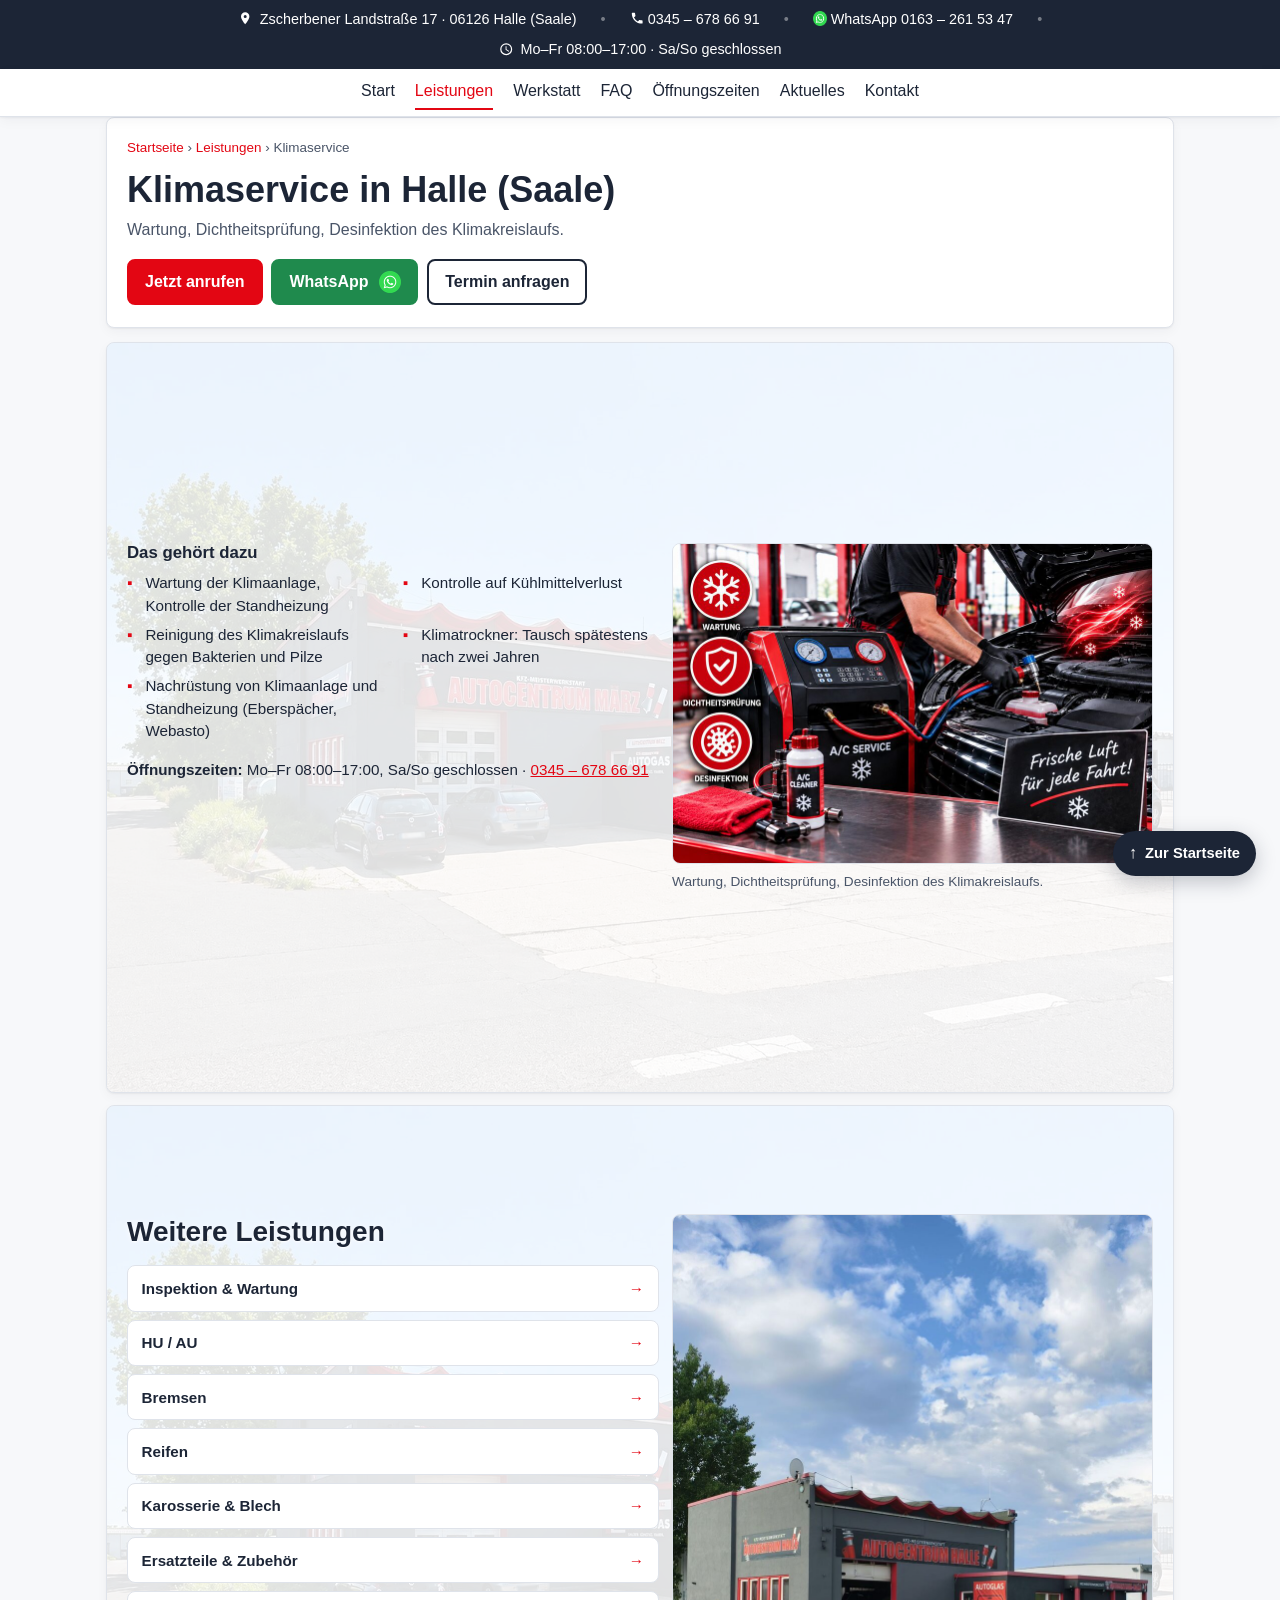
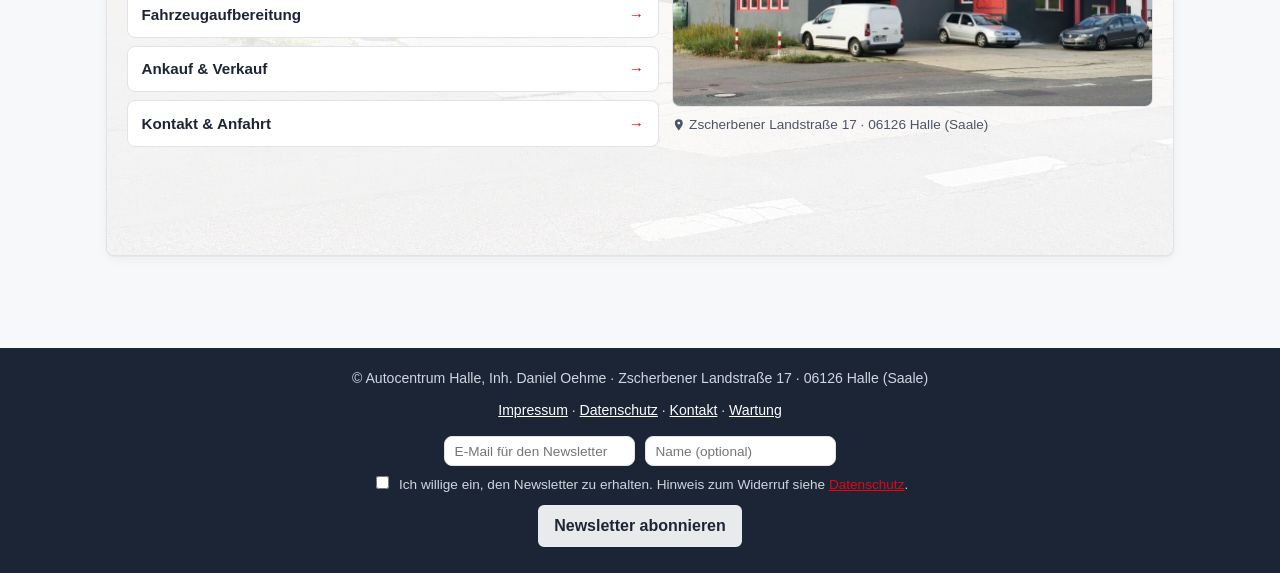
<file: leistungen/klimaservice.html>
<!DOCTYPE html>
<html lang="de" class="unterseite">
<head>
<meta charset="utf-8">
<meta name="viewport" content="width=device-width, initial-scale=1">
<title>Klimaservice in Halle (Saale) – Autocentrum Halle</title>
<meta name="description" content="Klimaservice in Halle (Saale): Wartung, Dichtheitsprüfung, Desinfektion des Klimakreislaufs. KFZ-Meisterwerkstatt Autocentrum Halle, Zscherbener Landstraße 17, Tel. 0345 6786691.">
<!-- Bis zur erneuten öffentlichen Freigabe bleibt die Website auf "noindex, nofollow". Vor dem Live-Gang auf autocentrum-halle.de auf "index, follow" stellen. -->
<meta name="robots" content="noindex, nofollow">
<meta name="theme-color" content="#1c2536">
<link rel="icon" href="data:image/svg+xml,%3Csvg%20xmlns='http://www.w3.org/2000/svg'%20viewBox='0%200%2064%2064'%3E%3Crect%20width='64'%20height='64'%20rx='12'%20fill='%231c2536'/%3E%3Ctext%20x='32'%20y='41'%20font-family='Arial,Helvetica,sans-serif'%20font-size='26'%20font-weight='700'%20fill='%23e30613'%20text-anchor='middle'%3EAC%3C/text%3E%3C/svg%3E">
<link rel="canonical" href="https://www.autocentrum-halle.de/leistungen/klimaservice.html">
<meta property="og:type" content="website">
<meta property="og:locale" content="de_DE">
<meta property="og:site_name" content="Autocentrum Halle">
<meta property="og:title" content="Klimaservice in Halle (Saale)">
<meta property="og:description" content="Klimaservice in Halle (Saale): Wartung, Dichtheitsprüfung, Desinfektion des Klimakreislaufs. KFZ-Meisterwerkstatt Autocentrum Halle, Zscherbener Landstraße 17, Tel. 0345 6786691.">
<meta property="og:url" content="https://www.autocentrum-halle.de/leistungen/klimaservice.html">
<meta property="og:image" content="https://www.autocentrum-halle.de/bilder/werkstatt-einfahrt.jpg">
<meta name="twitter:card" content="summary_large_image">
<link rel="preload" as="image" href="../bilder/logo-autocentrum-halle.png">
<link rel="stylesheet" href="../stil.css">
<script type="application/ld+json">
{
  "@context": "https://schema.org",
  "@type": "BreadcrumbList",
  "itemListElement": [
    {
      "@type": "ListItem",
      "position": 1,
      "name": "Startseite",
      "item": "https://www.autocentrum-halle.de/index.html"
    },
    {
      "@type": "ListItem",
      "position": 2,
      "name": "Leistungen",
      "item": "https://www.autocentrum-halle.de/leistungen.html"
    },
    {
      "@type": "ListItem",
      "position": 3,
      "name": "Klimaservice",
      "item": "https://www.autocentrum-halle.de/leistungen/klimaservice.html"
    }
  ]
}</script>
</head>

<body>

<a class="skip-link" href="#inhalt">Zum Inhalt springen</a>

<a id="oben" class="anker-oben" aria-hidden="true"></a>

  <div class="sticky-bereich ohne-logo">

    <div class="kontaktleiste" role="region" aria-label="Kontakt und Öffnungszeiten auf einen Blick">
      <div class="kontaktleiste-inhalt">
        <a href="https://maps.app.goo.gl/aPtf8YcsTzUN7TdNA" target="_blank" rel="noopener noreferrer"
           aria-label="Adresse auf Google Maps anzeigen (öffnet in neuem Fenster)">
          <span class="symbol" aria-hidden="true"><svg class="svg-symbol" viewBox="0 0 24 24" focusable="false"><path d="M12 2a7 7 0 0 0-7 7c0 5.25 7 13 7 13s7-7.75 7-13a7 7 0 0 0-7-7Zm0 9.5A2.5 2.5 0 1 1 14.5 9 2.5 2.5 0 0 1 12 11.5Z"/></svg></span>
          Zscherbener Landstraße 17 · 06126 Halle (Saale)
        </a>
        <span class="trenner" aria-hidden="true">•</span>
        <a href="tel:+493456786691">
          <span class="symbol" aria-hidden="true"><svg class="svg-symbol" viewBox="0 0 24 24" focusable="false"><path d="M6.62 10.79a15.05 15.05 0 0 0 6.59 6.59l2.2-2.2a1 1 0 0 1 1.02-.24c1.12.37 2.33.57 3.57.57a1 1 0 0 1 1 1V20a1 1 0 0 1-1 1C10.61 21 3 13.39 3 4a1 1 0 0 1 1-1h3.5a1 1 0 0 1 1 1c0 1.24.2 2.45.57 3.57a1 1 0 0 1-.25 1.02l-2.2 2.2Z"/></svg></span>0345 – 678 66 91
        </a>
        <span class="trenner" aria-hidden="true">•</span>
        <a href="https://wa.me/491632615347" target="_blank" rel="noopener noreferrer"
           aria-label="WhatsApp-Chat öffnen (öffnet in neuem Fenster)">
          <span class="symbol" aria-hidden="true"><img class="svg-symbol" src="../bilder/whatsapp-logo-44.png" alt="" width="22" height="22" decoding="async"></span>WhatsApp 0163 – 261 53 47
        </a>
        <span class="trenner" aria-hidden="true">•</span>
        <span>
          <span class="symbol" aria-hidden="true"><svg class="svg-symbol" viewBox="0 0 24 24" focusable="false"><path d="M12 2a10 10 0 1 0 0 20 10 10 0 0 0 0-20Zm0 18a8 8 0 1 1 0-16 8 8 0 0 1 0 16Zm.5-13H11v6l5.25 3.15.75-1.23-4.5-2.67Z"/></svg></span>
          <span data-zeiten-hinweis>Mo–Fr 08:00–17:00 · Sa/So geschlossen</span>
        </span>
      </div>
    </div>

    <header class="kopfzeile">
      <div class="kopfzeile-inhalt">
        <div class="kopfzeile-zeile">
          <a class="marke" href="../index.html#oben" aria-label="Autocentrum Halle – zum Seitenanfang"><img src="../bilder/logo-autocentrum-halle.png" alt="Autocentrum Halle" width="1100" height="377" loading="eager" decoding="async"></a>
          <button type="button" class="menue-schalter" id="menue-schalter" aria-expanded="false" aria-controls="mobil-menue" aria-label="Menü öffnen">
            <span class="menue-icon" aria-hidden="true"></span>
            <span>Menü</span>
          </button>
        </div>

        <!-- v124: Am Handy ist die Kontaktleiste ausgeblendet und neben dem Logo ist
             kein Platz — die Ankündigung erscheint deshalb als eigene Zeile oben im
             Kopfbereich. Am Rechner bleibt der Streifen verborgen. -->
        <p class="mobil-ankuendigung" data-ankuendigung-mobil hidden>
          <span class="symbol" aria-hidden="true">📅</span>
          <span data-ankuendigung-mobil-text></span>
        </p>

        <nav class="hauptnav" aria-label="Hauptnavigation">
          <ul>
          <li><a href="../index.html#oben">Start</a></li>
          <li><a href="../index.html#leistungen" class="nav-aktiv" aria-current="page">Leistungen</a></li>
          <li><a href="../index.html#werkstatt">Werkstatt</a></li>
          <li><a href="../index.html#faq">FAQ</a></li>
          <li><a href="../index.html#oeffnungszeiten">Öffnungszeiten</a></li>
          <li><a href="../index.html#aktuelles">Aktuelles</a></li>
          <li><a href="../kontakt.html">Kontakt</a></li>
            <li>
              <span class="nav-zaehler" aria-label="Zähler der Seitenaufrufe">
                <span>Aufrufe:</span>
                <span class="zaehler-zahl" id="aufrufezahl">–</span>
              </span>
            </li>
          </ul>
        </nav>

        <nav class="mobil-menue" id="mobil-menue" aria-label="Hauptnavigation (mobil)" hidden>
          <ul>
          <li><a href="../index.html#oben">Start</a></li>
          <li><a href="../index.html#leistungen" class="nav-aktiv" aria-current="page">Leistungen</a></li>
          <li><a href="../index.html#werkstatt">Werkstatt</a></li>
          <li><a href="../index.html#faq">FAQ</a></li>
          <li><a href="../index.html#oeffnungszeiten">Öffnungszeiten</a></li>
          <li><a href="../index.html#aktuelles">Aktuelles</a></li>
          <li><a href="../kontakt.html">Kontakt</a></li>
          </ul>
          <ul class="menue-recht">
            <li><a href="../impressum.html">Impressum</a></li>
            <li><a href="../datenschutz.html">Datenschutzerklärung</a></li>
          </ul>
        </nav>
      </div>
    </header>

  </div>

<main id="inhalt">

  <div class="seitenkopf reveal">
    <p class="brotkrumen"><a href="../index.html">Startseite</a> › <a href="../leistungen.html">Leistungen</a> › Klimaservice</p>
    <h1 id="leistung-titel">Klimaservice in Halle (Saale)</h1>
    <p class="lead">Wartung, Dichtheitsprüfung, Desinfektion des Klimakreislaufs.</p>
    <div class="aktionen">
      <a class="btn" href="tel:+493456786691">Jetzt anrufen</a>
      <a class="btn btn-whatsapp" href="https://wa.me/491632615347" target="_blank" rel="noopener noreferrer">WhatsApp<img class="btn-logo" src="../bilder/whatsapp-logo-44.png" alt="" aria-hidden="true" width="22" height="22" loading="eager" decoding="async"></a>
      <a class="btn btn-zweit" href="../kontakt.html">Termin anfragen</a>
    </div>
  </div>

  <section class="karte" aria-labelledby="leistung-details">
    <h2 id="leistung-details" class="sr-only">Leistungsumfang</h2>
    <div class="leistung-seite reveal">
      <div>
        <h3 style="margin-top:0;">Das gehört dazu</h3>
        <ul class="detail-liste">
          <li>Wartung der Klimaanlage, Kontrolle der Standheizung</li>
          <li>Kontrolle auf Kühlmittelverlust</li>
          <li>Reinigung des Klimakreislaufs gegen Bakterien und Pilze</li>
          <li>Klimatrockner: Tausch spätestens nach zwei Jahren</li>
          <li>Nachrüstung von Klimaanlage und Standheizung (Eberspächer, Webasto)</li>
        </ul>

        <p class="detail-hinweis">
          <strong>Öffnungszeiten:</strong> Mo–Fr 08:00–17:00, Sa/So geschlossen ·
          <a href="tel:+493456786691">0345 – 678 66 91</a>
        </p>
      </div>
      <figure>
        <img src="../bilder/Klimaservice_Wartung_rot.jpg"
             alt="Klimaservice im Autocentrum Halle"
             width="960" height="640" loading="lazy" decoding="async">
        <figcaption>Wartung, Dichtheitsprüfung, Desinfektion des Klimakreislaufs.</figcaption>
      </figure>
    </div>
  </section>

  <section class="karte" aria-labelledby="weitere-titel">
    <div class="weitere-bereich">
      <div class="weitere-text">
        <h2 id="weitere-titel">Weitere Leistungen</h2>
        <ul class="weitere-liste">
          <li><a href="inspektion-wartung.html">Inspektion &amp; Wartung<span class="pfeil" aria-hidden="true">→</span></a></li>
          <li><a href="hu-au.html">HU / AU<span class="pfeil" aria-hidden="true">→</span></a></li>
          <li><a href="bremsen.html">Bremsen<span class="pfeil" aria-hidden="true">→</span></a></li>
          <li><a href="reifen.html">Reifen<span class="pfeil" aria-hidden="true">→</span></a></li>
          <li><a href="karosserie-blech.html">Karosserie &amp; Blech<span class="pfeil" aria-hidden="true">→</span></a></li>
          <li><a href="ersatzteile-zubehoer.html">Ersatzteile &amp; Zubehör<span class="pfeil" aria-hidden="true">→</span></a></li>
          <li><a href="fahrzeugaufbereitung.html">Fahrzeugaufbereitung<span class="pfeil" aria-hidden="true">→</span></a></li>
          <li><a href="ankauf-verkauf.html">Ankauf &amp; Verkauf<span class="pfeil" aria-hidden="true">→</span></a></li>
          <li><a href="../kontakt.html">Kontakt &amp; Anfahrt<span class="pfeil" aria-hidden="true">→</span></a></li>
        </ul>
      </div>
      <figure class="weitere-bild">
        <img src="../bilder/werkstatt-gebaeude-freigestellt.jpg"
             alt="Das Werkstattgebäude von Autocentrum Halle an der Zscherbener Landstraße."
             width="960" height="986" loading="lazy" decoding="async">
        <figcaption><span class="werkstatt-pin" aria-hidden="true"><svg class="svg-symbol" viewBox="0 0 24 24" focusable="false"><path d="M12 2a7 7 0 0 0-7 7c0 5.25 7 13 7 13s7-7.75 7-13a7 7 0 0 0-7-7Zm0 9.5A2.5 2.5 0 1 1 14.5 9 2.5 2.5 0 0 1 12 11.5Z"/></svg></span>Zscherbener Landstraße 17 · 06126 Halle (Saale)</figcaption>
      </figure>
    </div>
  </section>

</main>

<a class="zurueck-button" href="../index.html#oben" aria-label="Zur Startseite">
  <span class="pfeil" aria-hidden="true">↑</span>
  <span class="beschriftung">Zur Startseite</span>
</a>

<!-- Notleiste – auf jeder Seite sofort erreichbar (Anrufen, WhatsApp, Route) -->
<div class="notleiste" id="notleiste" role="region" aria-label="Schnellkontakt">
  <div class="notleiste-inhalt">
    <a class="nl-anruf" href="tel:+493456786691" aria-label="Werkstatt anrufen: 0345 – 678 66 91">
      <span class="nl-symbol" aria-hidden="true"><svg viewBox="0 0 24 24" width="22" height="22" focusable="false"><path d="M6.62 10.79a15.05 15.05 0 0 0 6.59 6.59l2.2-2.2a1 1 0 0 1 1.02-.24c1.12.37 2.33.57 3.57.57a1 1 0 0 1 1 1V20a1 1 0 0 1-1 1C10.61 21 3 13.39 3 4a1 1 0 0 1 1-1h3.5a1 1 0 0 1 1 1c0 1.24.2 2.45.57 3.57a1 1 0 0 1-.25 1.02l-2.2 2.2Z"/></svg></span>
      <span>Anrufen</span>
    </a>
    <a class="nl-whatsapp" href="https://wa.me/491632615347?text=Guten%20Tag%2C%20ich%20brauche%20einen%20Termin%20f%C3%BCr%20mein%20Fahrzeug."
       target="_blank" rel="noopener noreferrer"
       aria-label="WhatsApp-Chat starten (öffnet in neuem Fenster)">
      <span class="nl-symbol" aria-hidden="true"><img src="../bilder/whatsapp-logo-44.png" alt="" width="22" height="22" loading="eager" decoding="async"></span>
      <span>WhatsApp</span>
    </a>
    <a class="nl-route" href="https://www.google.com/maps/dir/?api=1&destination=51.4708168%2C11.8903277" target="_blank" rel="noopener noreferrer"
       aria-label="Route zur Werkstatt in Google Maps planen (öffnet in neuem Fenster)">
      <span class="nl-symbol" aria-hidden="true"><svg viewBox="0 0 24 24" width="22" height="22" focusable="false"><path d="M12 2a7 7 0 0 0-7 7c0 5.25 7 13 7 13s7-7.75 7-13a7 7 0 0 0-7-7Zm0 9.5A2.5 2.5 0 1 1 14.5 9 2.5 2.5 0 0 1 12 11.5Z"/></svg></span>
      <span>Route</span>
    </a>
  </div>
</div>

<footer>
  <p>© Autocentrum Halle, Inh. Daniel Oehme · Zscherbener Landstraße 17 · 06126 Halle (Saale)</p>
  <p><a href="../impressum.html">Impressum</a> · <a href="../datenschutz.html">Datenschutz</a> · <a href="../kontakt.html">Kontakt</a> · <a href="https://autocentrum-halle-api.immerzu.workers.dev/wartung/" target="_blank" rel="noopener noreferrer">Wartung</a></p>
  <!-- v151 (2026-09-26): Newsletter — Speicherung über Cloudflare Worker und D1.
       KEIN Doppel-Opt-In und KEIN automatischer Versand; die Adressen werden im
       geschützten Datenbank gespeichert und von Hand ausgewertet. -->
  <form class="newsletter-formular" name="newsletter" method="POST" novalidate action="https://autocentrum-halle-api.immerzu.workers.dev/api/formular">
    <input type="hidden" name="form-name" value="newsletter">
    <p class="honeypot-feld" aria-hidden="true">
      <label>Bitte nicht ausfüllen: <input name="bot-field" tabindex="-1" autocomplete="off"></label>
    </p>
    <label class="newsletter-email">
      <span class="sr-only">E-Mail-Adresse</span>
      <input type="email" name="email" placeholder="E-Mail für den Newsletter" required autocomplete="email">
    </label>
    <label class="newsletter-name">
      <span class="sr-only">Name (optional)</span>
      <input type="text" name="name" placeholder="Name (optional)" autocomplete="name">
    </label>
    <label class="newsletter-consent">
      <input type="checkbox" name="consent" value="ja" required>
      <span>Ich willige ein, den Newsletter zu erhalten. Hinweis zum Widerruf siehe <a href="../datenschutz.html">Datenschutz</a>.</span>
    </label>
    <button type="submit" class="btn btn-zweit">Newsletter abonnieren</button>
  </form>
</footer>

<script src="../site.js"></script>

<script src="../formulare.js"></script>
</body>
</html>
</file>
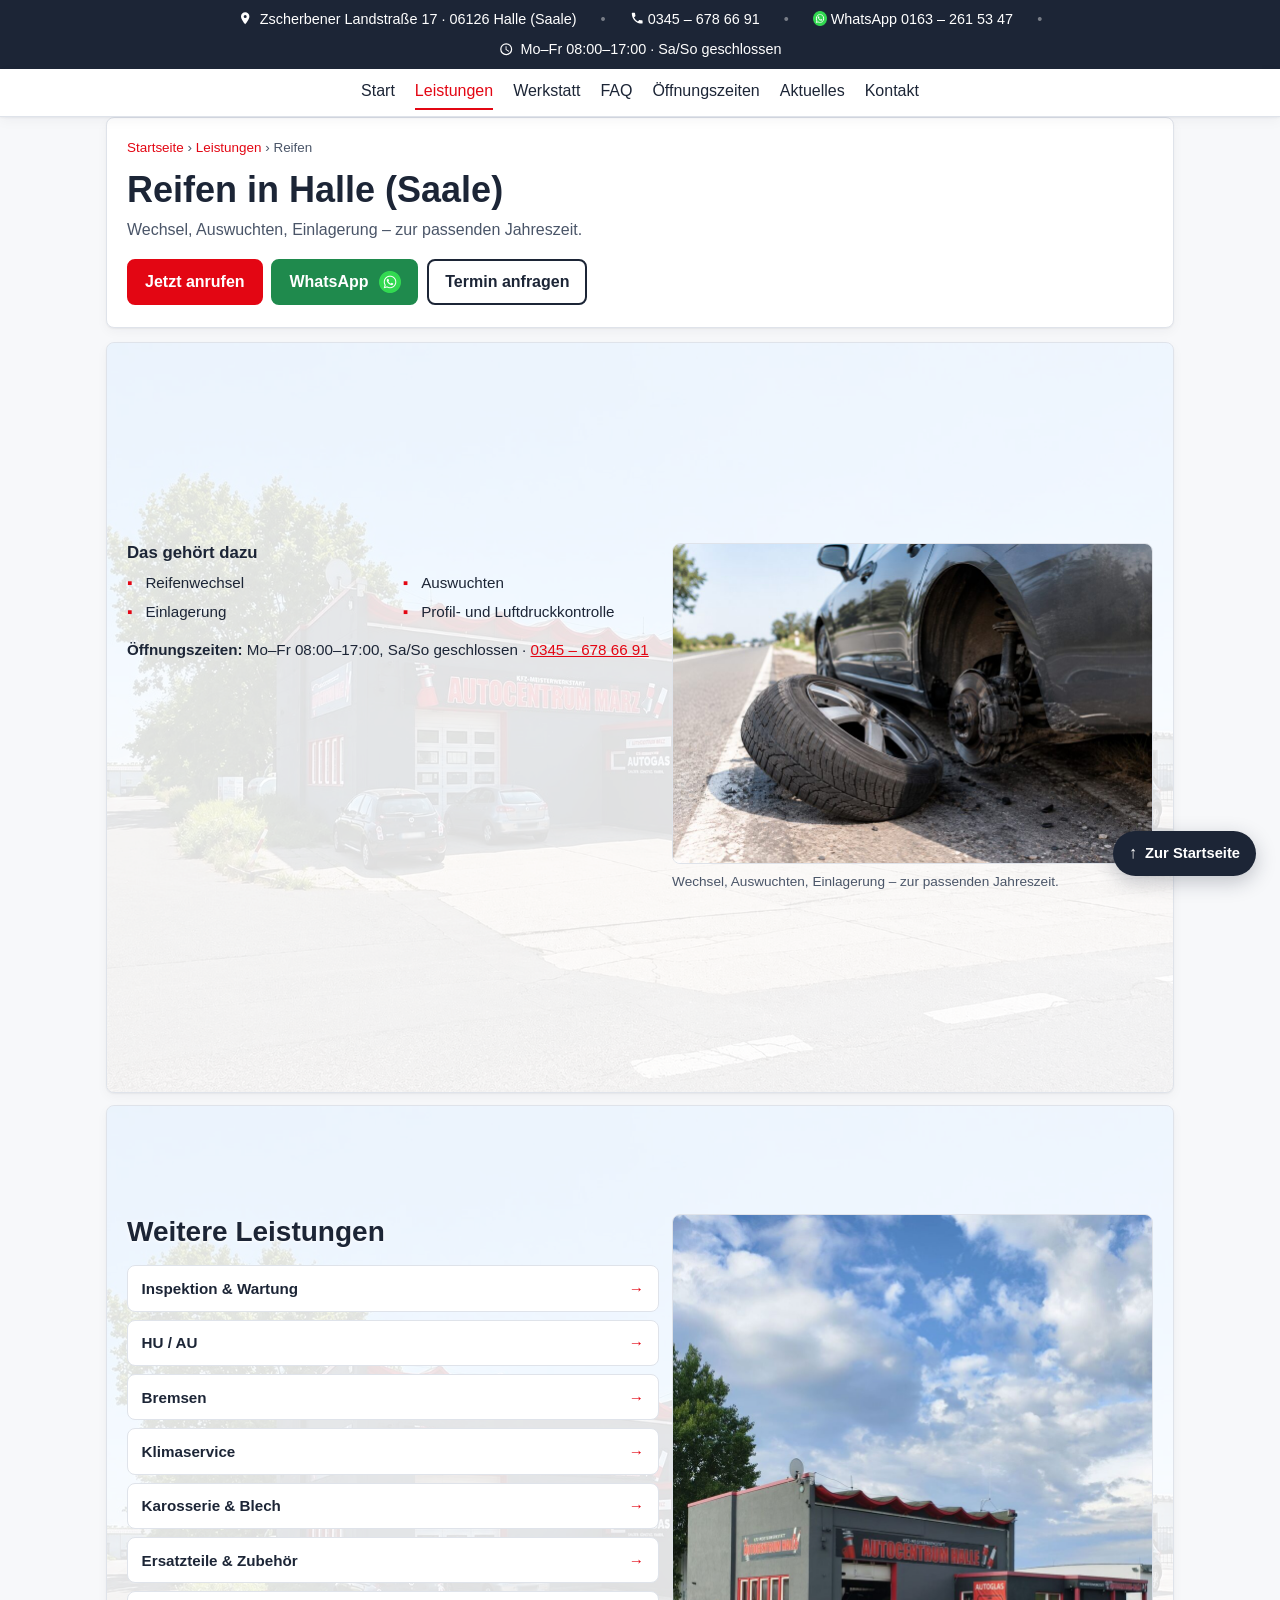
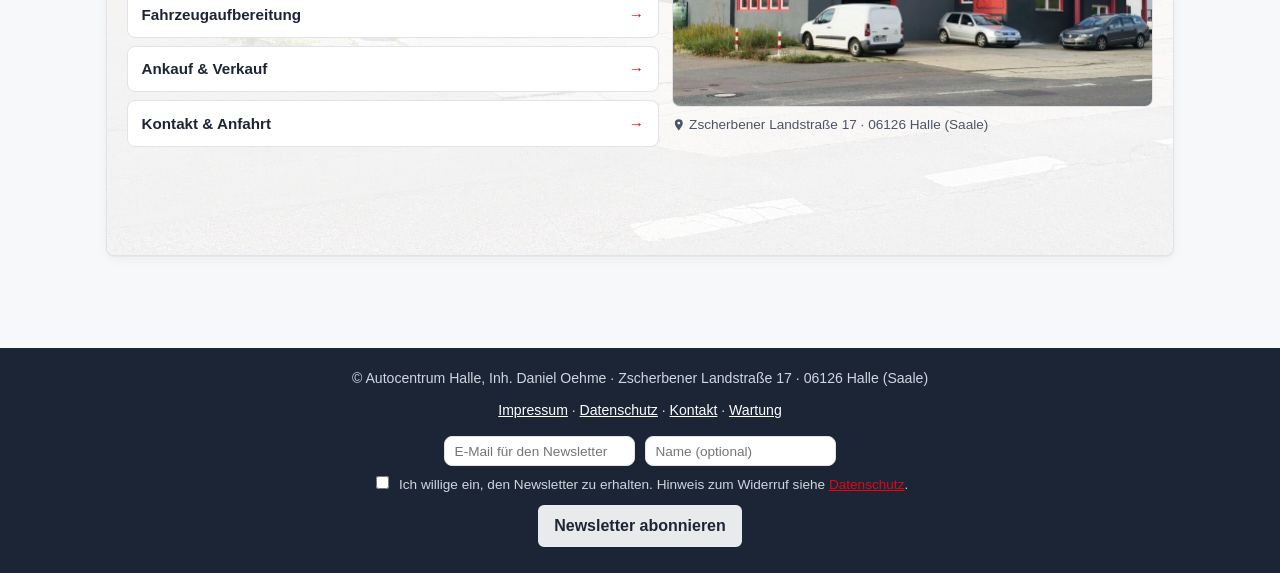
<file: leistungen/reifen.html>
<!DOCTYPE html>
<html lang="de" class="unterseite">
<head>
<meta charset="utf-8">
<meta name="viewport" content="width=device-width, initial-scale=1">
<title>Reifen in Halle (Saale) – Autocentrum Halle</title>
<meta name="description" content="Reifen in Halle (Saale): Wechsel, Auswuchten, Einlagerung – zur passenden Jahreszeit. KFZ-Meisterwerkstatt Autocentrum Halle, Zscherbener Landstraße 17, Tel. 0345 6786691.">
<!-- Bis zur erneuten öffentlichen Freigabe bleibt die Website auf "noindex, nofollow". Vor dem Live-Gang auf autocentrum-halle.de auf "index, follow" stellen. -->
<meta name="robots" content="noindex, nofollow">
<meta name="theme-color" content="#1c2536">
<link rel="icon" href="data:image/svg+xml,%3Csvg%20xmlns='http://www.w3.org/2000/svg'%20viewBox='0%200%2064%2064'%3E%3Crect%20width='64'%20height='64'%20rx='12'%20fill='%231c2536'/%3E%3Ctext%20x='32'%20y='41'%20font-family='Arial,Helvetica,sans-serif'%20font-size='26'%20font-weight='700'%20fill='%23e30613'%20text-anchor='middle'%3EAC%3C/text%3E%3C/svg%3E">
<link rel="canonical" href="https://www.autocentrum-halle.de/leistungen/reifen.html">
<meta property="og:type" content="website">
<meta property="og:locale" content="de_DE">
<meta property="og:site_name" content="Autocentrum Halle">
<meta property="og:title" content="Reifen in Halle (Saale)">
<meta property="og:description" content="Reifen in Halle (Saale): Wechsel, Auswuchten, Einlagerung – zur passenden Jahreszeit. KFZ-Meisterwerkstatt Autocentrum Halle, Zscherbener Landstraße 17, Tel. 0345 6786691.">
<meta property="og:url" content="https://www.autocentrum-halle.de/leistungen/reifen.html">
<meta property="og:image" content="https://www.autocentrum-halle.de/bilder/werkstatt-einfahrt.jpg">
<meta name="twitter:card" content="summary_large_image">
<link rel="preload" as="image" href="../bilder/logo-autocentrum-halle.png">
<link rel="stylesheet" href="../stil.css">
<script type="application/ld+json">
{
  "@context": "https://schema.org",
  "@type": "BreadcrumbList",
  "itemListElement": [
    {
      "@type": "ListItem",
      "position": 1,
      "name": "Startseite",
      "item": "https://www.autocentrum-halle.de/index.html"
    },
    {
      "@type": "ListItem",
      "position": 2,
      "name": "Leistungen",
      "item": "https://www.autocentrum-halle.de/leistungen.html"
    },
    {
      "@type": "ListItem",
      "position": 3,
      "name": "Reifen",
      "item": "https://www.autocentrum-halle.de/leistungen/reifen.html"
    }
  ]
}</script>
</head>

<body>

<a class="skip-link" href="#inhalt">Zum Inhalt springen</a>

<a id="oben" class="anker-oben" aria-hidden="true"></a>

  <div class="sticky-bereich ohne-logo">

    <div class="kontaktleiste" role="region" aria-label="Kontakt und Öffnungszeiten auf einen Blick">
      <div class="kontaktleiste-inhalt">
        <a href="https://maps.app.goo.gl/aPtf8YcsTzUN7TdNA" target="_blank" rel="noopener noreferrer"
           aria-label="Adresse auf Google Maps anzeigen (öffnet in neuem Fenster)">
          <span class="symbol" aria-hidden="true"><svg class="svg-symbol" viewBox="0 0 24 24" focusable="false"><path d="M12 2a7 7 0 0 0-7 7c0 5.25 7 13 7 13s7-7.75 7-13a7 7 0 0 0-7-7Zm0 9.5A2.5 2.5 0 1 1 14.5 9 2.5 2.5 0 0 1 12 11.5Z"/></svg></span>
          Zscherbener Landstraße 17 · 06126 Halle (Saale)
        </a>
        <span class="trenner" aria-hidden="true">•</span>
        <a href="tel:+493456786691">
          <span class="symbol" aria-hidden="true"><svg class="svg-symbol" viewBox="0 0 24 24" focusable="false"><path d="M6.62 10.79a15.05 15.05 0 0 0 6.59 6.59l2.2-2.2a1 1 0 0 1 1.02-.24c1.12.37 2.33.57 3.57.57a1 1 0 0 1 1 1V20a1 1 0 0 1-1 1C10.61 21 3 13.39 3 4a1 1 0 0 1 1-1h3.5a1 1 0 0 1 1 1c0 1.24.2 2.45.57 3.57a1 1 0 0 1-.25 1.02l-2.2 2.2Z"/></svg></span>0345 – 678 66 91
        </a>
        <span class="trenner" aria-hidden="true">•</span>
        <a href="https://wa.me/491632615347" target="_blank" rel="noopener noreferrer"
           aria-label="WhatsApp-Chat öffnen (öffnet in neuem Fenster)">
          <span class="symbol" aria-hidden="true"><img class="svg-symbol" src="../bilder/whatsapp-logo-44.png" alt="" width="22" height="22" decoding="async"></span>WhatsApp 0163 – 261 53 47
        </a>
        <span class="trenner" aria-hidden="true">•</span>
        <span>
          <span class="symbol" aria-hidden="true"><svg class="svg-symbol" viewBox="0 0 24 24" focusable="false"><path d="M12 2a10 10 0 1 0 0 20 10 10 0 0 0 0-20Zm0 18a8 8 0 1 1 0-16 8 8 0 0 1 0 16Zm.5-13H11v6l5.25 3.15.75-1.23-4.5-2.67Z"/></svg></span>
          <span data-zeiten-hinweis>Mo–Fr 08:00–17:00 · Sa/So geschlossen</span>
        </span>
      </div>
    </div>

    <header class="kopfzeile">
      <div class="kopfzeile-inhalt">
        <div class="kopfzeile-zeile">
          <a class="marke" href="../index.html#oben" aria-label="Autocentrum Halle – zum Seitenanfang"><img src="../bilder/logo-autocentrum-halle.png" alt="Autocentrum Halle" width="1100" height="377" loading="eager" decoding="async"></a>
          <button type="button" class="menue-schalter" id="menue-schalter" aria-expanded="false" aria-controls="mobil-menue" aria-label="Menü öffnen">
            <span class="menue-icon" aria-hidden="true"></span>
            <span>Menü</span>
          </button>
        </div>

        <!-- v124: Am Handy ist die Kontaktleiste ausgeblendet und neben dem Logo ist
             kein Platz — die Ankündigung erscheint deshalb als eigene Zeile oben im
             Kopfbereich. Am Rechner bleibt der Streifen verborgen. -->
        <p class="mobil-ankuendigung" data-ankuendigung-mobil hidden>
          <span class="symbol" aria-hidden="true">📅</span>
          <span data-ankuendigung-mobil-text></span>
        </p>

        <nav class="hauptnav" aria-label="Hauptnavigation">
          <ul>
          <li><a href="../index.html#oben">Start</a></li>
          <li><a href="../index.html#leistungen" class="nav-aktiv" aria-current="page">Leistungen</a></li>
          <li><a href="../index.html#werkstatt">Werkstatt</a></li>
          <li><a href="../index.html#faq">FAQ</a></li>
          <li><a href="../index.html#oeffnungszeiten">Öffnungszeiten</a></li>
          <li><a href="../index.html#aktuelles">Aktuelles</a></li>
          <li><a href="../kontakt.html">Kontakt</a></li>
            <li>
              <span class="nav-zaehler" aria-label="Zähler der Seitenaufrufe">
                <span>Aufrufe:</span>
                <span class="zaehler-zahl" id="aufrufezahl">–</span>
              </span>
            </li>
          </ul>
        </nav>

        <nav class="mobil-menue" id="mobil-menue" aria-label="Hauptnavigation (mobil)" hidden>
          <ul>
          <li><a href="../index.html#oben">Start</a></li>
          <li><a href="../index.html#leistungen" class="nav-aktiv" aria-current="page">Leistungen</a></li>
          <li><a href="../index.html#werkstatt">Werkstatt</a></li>
          <li><a href="../index.html#faq">FAQ</a></li>
          <li><a href="../index.html#oeffnungszeiten">Öffnungszeiten</a></li>
          <li><a href="../index.html#aktuelles">Aktuelles</a></li>
          <li><a href="../kontakt.html">Kontakt</a></li>
          </ul>
          <ul class="menue-recht">
            <li><a href="../impressum.html">Impressum</a></li>
            <li><a href="../datenschutz.html">Datenschutzerklärung</a></li>
          </ul>
        </nav>
      </div>
    </header>

  </div>

<main id="inhalt">

  <div class="seitenkopf reveal">
    <p class="brotkrumen"><a href="../index.html">Startseite</a> › <a href="../leistungen.html">Leistungen</a> › Reifen</p>
    <h1 id="leistung-titel">Reifen in Halle (Saale)</h1>
    <p class="lead">Wechsel, Auswuchten, Einlagerung – zur passenden Jahreszeit.</p>
    <div class="aktionen">
      <a class="btn" href="tel:+493456786691">Jetzt anrufen</a>
      <a class="btn btn-whatsapp" href="https://wa.me/491632615347" target="_blank" rel="noopener noreferrer">WhatsApp<img class="btn-logo" src="../bilder/whatsapp-logo-44.png" alt="" aria-hidden="true" width="22" height="22" loading="eager" decoding="async"></a>
      <a class="btn btn-zweit" href="../kontakt.html">Termin anfragen</a>
    </div>
  </div>

  <section class="karte" aria-labelledby="leistung-details">
    <h2 id="leistung-details" class="sr-only">Leistungsumfang</h2>
    <div class="leistung-seite reveal">
      <div>
        <h3 style="margin-top:0;">Das gehört dazu</h3>
        <ul class="detail-liste">
          <li>Reifenwechsel</li>
          <li>Auswuchten</li>
          <li>Einlagerung</li>
          <li>Profil- und Luftdruckkontrolle</li>
        </ul>

        <p class="detail-hinweis">
          <strong>Öffnungszeiten:</strong> Mo–Fr 08:00–17:00, Sa/So geschlossen ·
          <a href="tel:+493456786691">0345 – 678 66 91</a>
        </p>
      </div>
      <figure>
        <img src="../bilder/Rad_kaputt.jpg"
             alt="Reifen im Autocentrum Halle"
             width="960" height="640" loading="lazy" decoding="async">
        <figcaption>Wechsel, Auswuchten, Einlagerung – zur passenden Jahreszeit.</figcaption>
      </figure>
    </div>
  </section>

  <section class="karte" aria-labelledby="weitere-titel">
    <div class="weitere-bereich">
      <div class="weitere-text">
        <h2 id="weitere-titel">Weitere Leistungen</h2>
        <ul class="weitere-liste">
          <li><a href="inspektion-wartung.html">Inspektion &amp; Wartung<span class="pfeil" aria-hidden="true">→</span></a></li>
          <li><a href="hu-au.html">HU / AU<span class="pfeil" aria-hidden="true">→</span></a></li>
          <li><a href="bremsen.html">Bremsen<span class="pfeil" aria-hidden="true">→</span></a></li>
          <li><a href="klimaservice.html">Klimaservice<span class="pfeil" aria-hidden="true">→</span></a></li>
          <li><a href="karosserie-blech.html">Karosserie &amp; Blech<span class="pfeil" aria-hidden="true">→</span></a></li>
          <li><a href="ersatzteile-zubehoer.html">Ersatzteile &amp; Zubehör<span class="pfeil" aria-hidden="true">→</span></a></li>
          <li><a href="fahrzeugaufbereitung.html">Fahrzeugaufbereitung<span class="pfeil" aria-hidden="true">→</span></a></li>
          <li><a href="ankauf-verkauf.html">Ankauf &amp; Verkauf<span class="pfeil" aria-hidden="true">→</span></a></li>
          <li><a href="../kontakt.html">Kontakt &amp; Anfahrt<span class="pfeil" aria-hidden="true">→</span></a></li>
        </ul>
      </div>
      <figure class="weitere-bild">
        <img src="../bilder/werkstatt-gebaeude-freigestellt.jpg"
             alt="Das Werkstattgebäude von Autocentrum Halle an der Zscherbener Landstraße."
             width="960" height="986" loading="lazy" decoding="async">
        <figcaption><span class="werkstatt-pin" aria-hidden="true"><svg class="svg-symbol" viewBox="0 0 24 24" focusable="false"><path d="M12 2a7 7 0 0 0-7 7c0 5.25 7 13 7 13s7-7.75 7-13a7 7 0 0 0-7-7Zm0 9.5A2.5 2.5 0 1 1 14.5 9 2.5 2.5 0 0 1 12 11.5Z"/></svg></span>Zscherbener Landstraße 17 · 06126 Halle (Saale)</figcaption>
      </figure>
    </div>
  </section>

</main>

<a class="zurueck-button" href="../index.html#oben" aria-label="Zur Startseite">
  <span class="pfeil" aria-hidden="true">↑</span>
  <span class="beschriftung">Zur Startseite</span>
</a>

<!-- Notleiste – auf jeder Seite sofort erreichbar (Anrufen, WhatsApp, Route) -->
<div class="notleiste" id="notleiste" role="region" aria-label="Schnellkontakt">
  <div class="notleiste-inhalt">
    <a class="nl-anruf" href="tel:+493456786691" aria-label="Werkstatt anrufen: 0345 – 678 66 91">
      <span class="nl-symbol" aria-hidden="true"><svg viewBox="0 0 24 24" width="22" height="22" focusable="false"><path d="M6.62 10.79a15.05 15.05 0 0 0 6.59 6.59l2.2-2.2a1 1 0 0 1 1.02-.24c1.12.37 2.33.57 3.57.57a1 1 0 0 1 1 1V20a1 1 0 0 1-1 1C10.61 21 3 13.39 3 4a1 1 0 0 1 1-1h3.5a1 1 0 0 1 1 1c0 1.24.2 2.45.57 3.57a1 1 0 0 1-.25 1.02l-2.2 2.2Z"/></svg></span>
      <span>Anrufen</span>
    </a>
    <a class="nl-whatsapp" href="https://wa.me/491632615347?text=Guten%20Tag%2C%20ich%20brauche%20einen%20Termin%20f%C3%BCr%20mein%20Fahrzeug."
       target="_blank" rel="noopener noreferrer"
       aria-label="WhatsApp-Chat starten (öffnet in neuem Fenster)">
      <span class="nl-symbol" aria-hidden="true"><img src="../bilder/whatsapp-logo-44.png" alt="" width="22" height="22" loading="eager" decoding="async"></span>
      <span>WhatsApp</span>
    </a>
    <a class="nl-route" href="https://www.google.com/maps/dir/?api=1&destination=51.4708168%2C11.8903277" target="_blank" rel="noopener noreferrer"
       aria-label="Route zur Werkstatt in Google Maps planen (öffnet in neuem Fenster)">
      <span class="nl-symbol" aria-hidden="true"><svg viewBox="0 0 24 24" width="22" height="22" focusable="false"><path d="M12 2a7 7 0 0 0-7 7c0 5.25 7 13 7 13s7-7.75 7-13a7 7 0 0 0-7-7Zm0 9.5A2.5 2.5 0 1 1 14.5 9 2.5 2.5 0 0 1 12 11.5Z"/></svg></span>
      <span>Route</span>
    </a>
  </div>
</div>

<footer>
  <p>© Autocentrum Halle, Inh. Daniel Oehme · Zscherbener Landstraße 17 · 06126 Halle (Saale)</p>
  <p><a href="../impressum.html">Impressum</a> · <a href="../datenschutz.html">Datenschutz</a> · <a href="../kontakt.html">Kontakt</a> · <a href="https://autocentrum-halle-api.immerzu.workers.dev/wartung/" target="_blank" rel="noopener noreferrer">Wartung</a></p>
  <!-- v151 (2026-09-26): Newsletter — Speicherung über Cloudflare Worker und D1.
       KEIN Doppel-Opt-In und KEIN automatischer Versand; die Adressen werden im
       geschützten Datenbank gespeichert und von Hand ausgewertet. -->
  <form class="newsletter-formular" name="newsletter" method="POST" novalidate action="https://autocentrum-halle-api.immerzu.workers.dev/api/formular">
    <input type="hidden" name="form-name" value="newsletter">
    <p class="honeypot-feld" aria-hidden="true">
      <label>Bitte nicht ausfüllen: <input name="bot-field" tabindex="-1" autocomplete="off"></label>
    </p>
    <label class="newsletter-email">
      <span class="sr-only">E-Mail-Adresse</span>
      <input type="email" name="email" placeholder="E-Mail für den Newsletter" required autocomplete="email">
    </label>
    <label class="newsletter-name">
      <span class="sr-only">Name (optional)</span>
      <input type="text" name="name" placeholder="Name (optional)" autocomplete="name">
    </label>
    <label class="newsletter-consent">
      <input type="checkbox" name="consent" value="ja" required>
      <span>Ich willige ein, den Newsletter zu erhalten. Hinweis zum Widerruf siehe <a href="../datenschutz.html">Datenschutz</a>.</span>
    </label>
    <button type="submit" class="btn btn-zweit">Newsletter abonnieren</button>
  </form>
</footer>

<script src="../site.js"></script>

<script src="../formulare.js"></script>
</body>
</html>
</file>
<file: stil.css>
:root {
    --farbe-dunkel: #1c2536;
    /* v88: Logorot statt Orange. Alle Akzent-Elemente (Zahlen, Links,
       Buttons, Icons, Pfeile) tragen jetzt das Rot des Firmenlogos. */
    --farbe-akzent: #e30613;
    --farbe-akzent-dunkel: #b00510;
    --farbe-bg: #f7f8fa;
    --farbe-rand: #dfe3ea;
    --farbe-text: #1c2536;
    --farbe-text-gedaempft: #4a5568;
    --farbe-rot: #b00020;
    --farbe-gruen: #1f8a4d;
    --radius: 8px;
    --schatten: 0 1px 2px rgba(28, 37, 54, 0.06), 0 4px 12px rgba(28, 37, 54, 0.04);
    --sticky-hoehe: 100px;
    /* v92/v93: Reserve fuer die Kopfzeile — NUR fuer die Hoehenberechnung des Inhalts
       und als Platz unter der festen Kopfzeile. Sie wird im Normalzustand der
       Kopfzeile gemessen und aendert sich beim Zusammenklappen NICHT. Der Wert hier
       ist nur der Startwert bis das Skript gemessen hat (Desktop ≈ Kontaktleiste +
       Kopfzeile). */
    --kopf-reserve: 184px;
    /* v97: Hoehe der EINGEKLAPPTEN Kopfzeile (Logo weg, nur Kontaktleiste +
       Navigation). Wird im Skript gemessen und ist der Bezug fuer
       scroll-padding-top: Seit v97 klappt die Kopfzeile auch beim Klick auf eine
       Rubrik ein, also landen Anker unter der SCHMALEN Leiste. */
    --kopf-kompakt: 86px;
    --notleiste-hoehe: 0px;
    --bild-max-hoehe: max(20rem, calc(100vh - var(--kopf-reserve) - 14rem));
    --rubrik-hoehe: max(18rem, calc(100vh - var(--kopf-reserve) - 2rem));
    --marke-zeilenhoehe: 2.325rem;
    --logo-hoehe: 5.009rem;
  }

  /* v98: Auf allen Seiten ausser der Startseite ist die Kopfzeile dauerhaft schmal
     (Logo weg) — die Klasse "unterseite" setzt der Generator am <html>-Element.
     Die Werte hier sind Startwerte, bis das Skript in messeKopfReserve() nachmisst;
     sie verhindern, dass der Inhalt beim Laden erst nachrutscht. */
  html.unterseite {
    --kopf-reserve: 86px;
    --kopf-kompakt: 86px;
  }

  @supports (height: 100dvh) {
    :root {
      --bild-max-hoehe: max(20rem, calc(100dvh - var(--kopf-reserve) - 14rem));
      --rubrik-hoehe: max(18rem, calc(100dvh - var(--kopf-reserve) - 2rem));
    }
  }

  *, *::before, *::after { box-sizing: border-box; }

  html {
    scroll-behavior: smooth;
    /* v97: Bezug ist die EINGEKLAPPTE Kopfzeile — nach einem Klick auf eine Rubrik
       ist die Leiste schmal (Logo weg), und genau darunter soll die Rubrik beginnen.
       Vorher (v93–v96) stand hier --kopf-reserve, weil die Kopfzeile beim Klick
       bewusst gross blieb. Layoutneutral: scroll-padding-top veraendert nur die
       Anker-Landung, keine Inhaltshoehen. */
    scroll-padding-top: var(--kopf-kompakt);
    scroll-padding-bottom: var(--notleiste-hoehe, 0px);
  }
  @media (prefers-reduced-motion: reduce) {
    html { scroll-behavior: auto; }
  }

  body {
    margin: 0;
    font-family: -apple-system, BlinkMacSystemFont, "Segoe UI", Roboto, "Helvetica Neue", Arial, sans-serif;
    font-size: 16px;
    line-height: 1.55;
    color: var(--farbe-text);
    background: var(--farbe-bg);
    -webkit-font-smoothing: antialiased;
  }

  h1, h2, h3 { line-height: 1.25; margin: 0 0 0.5em; color: var(--farbe-dunkel); }
  h1 { font-size: clamp(1.6rem, 3.5vw, 2.25rem); }
  h2 { font-size: clamp(1.35rem, 2.6vw, 1.75rem); margin-top: 0; }
  h3 { font-size: 1.05rem; margin-top: 1em; }
  p { margin: 0 0 0.75em; }
  a { color: var(--farbe-akzent); }
  a:focus-visible, button:focus-visible {
    outline: 3px solid var(--farbe-akzent);
    outline-offset: 2px;
    border-radius: 4px;
  }

  .sr-only {
    position: absolute !important;
    width: 1px; height: 1px;
    padding: 0; margin: -1px;
    overflow: hidden;
    clip: rect(0, 0, 0, 0);
    white-space: nowrap;
    border: 0;
  }

  .skip-link {
    position: absolute;
    top: -100px;
    left: 0.5rem;
    z-index: 400;
    padding: 0.6rem 1rem;
    background: var(--farbe-dunkel);
    color: #fff;
    text-decoration: none;
    font-weight: 600;
    border-radius: 0 0 var(--radius) var(--radius);
    transition: top 0.2s ease;
  }
  .skip-link:focus,
  .skip-link:focus-visible {
    top: 0;
    outline: 3px solid var(--farbe-akzent);
    outline-offset: 2px;
  }
  @media (prefers-reduced-motion: reduce) {
    .skip-link { transition: none; }
  }

  figure { margin: 0; }
  img { display: block; max-width: 100%; height: auto; }

  .sticky-bereich {
    /* v93: Die Kopfzeile liegt NICHT mehr im Dokumentfluss, sondern fest über dem
       Inhalt. Ihr Platz wird einmalig durch den Innenabstand von `main` reserviert
       (--kopf-reserve, konstant). Dadurch verändert das Zusammenklappen die
       Seitenhöhe nicht mehr — der Inhalt bleibt beim Scrollen stehen, statt um die
       Höhendifferenz zu springen. */
    position: fixed;
    top: 0;
    left: 0;
    right: 0;
    z-index: 100;
    overflow-anchor: none;
  }

  .kontaktleiste {
    background: var(--farbe-dunkel);
    color: #fff;
    font-size: 0.9rem;
    padding: 0.5rem 1rem;
  }
  .kontaktleiste-inhalt {
    max-width: 1100px;
    margin: 0 auto;
    display: flex;
    flex-wrap: wrap;
    gap: 0.5rem 1.5rem;
    align-items: center;
    justify-content: center;
    text-align: center;
  }
  .kontaktleiste a { color: #fff; text-decoration: none; }
  .kontaktleiste a:hover { text-decoration: underline; }
  .kontaktleiste .trenner { opacity: 0.4; }
  .kontaktleiste .symbol { margin-right: 0.25em; }
/* v146: Symbole sind eingebettete SVGs (Telefon, Standort) bzw. das vorhandene
   WhatsApp-Logo — vorher waren es Emoji-Zeichen (☎ 💬 📍). Emojis sahen je nach
   Betriebssystem anders aus oder fehlten als leeres Kaestchen; ein SVG nimmt die
   Textfarbe des Knopfes an (currentColor) und ist auf jedem Geraet scharf. */
.svg-symbol {
  width: 1em;
  height: 1em;
  display: inline-block;
  vertical-align: -0.125em;
  fill: currentColor;
}

  .kopfzeile {
    background: #fff;
    border-bottom: 1px solid var(--farbe-rand);
    box-shadow: var(--schatten);
  }
  .kopfzeile-inhalt {
    max-width: 1100px;
    margin: 0 auto;
    padding: 0.75rem 1rem;
    display: flex;
    flex-direction: column;
    align-items: center;
    justify-content: center;
    gap: 0.4rem;
    text-align: center;
    transition: gap 0.25s ease, padding 0.25s ease;
  }

  .marke {
    align-self: flex-start;
    display: flex;
    align-items: center;
    height: var(--marke-zeilenhoehe);
    max-height: var(--marke-zeilenhoehe);
    text-decoration: none;
    white-space: nowrap;
    overflow: visible;
    opacity: 1;
    transition: max-height 0.25s ease, height 0.25s ease, opacity 0.2s ease;
  }
  .marke img {
    display: block;
    height: var(--logo-hoehe);
    width: auto;
    max-width: 100%;
    object-fit: contain;
    object-position: left center;
  }

  .sticky-bereich.kompakt .marke,
  .sticky-bereich.ohne-logo .marke {
    max-height: 0;
    height: 0;
    opacity: 0;
    pointer-events: none;
  }
  /* v101: Nur zum MESSEN der Kopfzeilen-Höhen. Ohne das liefert offsetHeight
     direkt nach dem Setzen der Klasse "kompakt" noch die GROSSE Höhe, weil die
     0,25-s-Transition gerade erst startet — --kopf-kompakt wäre dann 184 statt
     86 px und jeder Ankersprung landete 98 px zu tief. */
  .sticky-bereich.ohne-uebergang,
  .sticky-bereich.ohne-uebergang * {
    transition: none !important;
  }
  .sticky-bereich.kompakt .kopfzeile-inhalt,
  .sticky-bereich.ohne-logo .kopfzeile-inhalt {
    gap: 0;
    padding-top: 0.4rem;
    padding-bottom: 0.4rem;
  }

  @media (prefers-reduced-motion: reduce) {
    .marke,
    .kopfzeile-inhalt {
      transition: none;
    }
  }

  .hauptnav {
    width: 100%;
  }

  .hauptnav ul {
    list-style: none;
    padding: 0;
    margin: 0;
    display: flex;
    flex-wrap: wrap;
    gap: 0.5rem 1.25rem;
    align-items: center;
    justify-content: center;
  }
  .hauptnav a {
    color: var(--farbe-dunkel);
    text-decoration: none;
    font-weight: 500;
    padding: 0.25rem 0;
    border-bottom: 2px solid transparent;
    display: inline-flex;
    align-items: center;
    gap: 0.25em;
    white-space: nowrap;
  }
  .hauptnav a:hover { border-bottom-color: var(--farbe-akzent); }

  /* v88: Besucherzähler in der Navigation. Zahl in Logorot, Beschriftung
     wie die übrigen Navigations-Einträge dunkel. */
  .nav-zaehler {
    display: inline-flex;
    align-items: center;
    gap: 0.35em;
    color: var(--farbe-dunkel);
    font-weight: 500;
    padding: 0.25rem 0;
    white-space: nowrap;
    line-height: 1;
  }
  .nav-zaehler .zaehler-zahl {
    color: var(--farbe-akzent);
    font-weight: 700;
    font-variant-numeric: tabular-nums;
  }

  main {
    max-width: 1100px;
    margin: 0 auto;
    /* v93: Reserve für die feste Kopfzeile. --kopf-reserve ist die Höhe im
       Normalzustand und ändert sich beim Scrollen nicht — deshalb bleibt der
       Inhalt an Ort und Stelle, wenn die Kopfzeile zusammenklappt. */
    padding: var(--kopf-reserve) 1rem 5rem;
  }

  .karte {
    background: #fff;
    border: 1px solid var(--farbe-rand);
    border-radius: var(--radius);
    box-shadow: var(--schatten);
    padding: clamp(0.8rem, calc(0.35rem + 1.6vh), 1.5rem);
    margin: 0.75rem 0;
    min-height: var(--rubrik-hoehe);
    display: flex;
    flex-direction: column;
    justify-content: center;
    position: relative;
    overflow: hidden;
    isolation: isolate;
  }

  .karte::before {
    content: "";
    position: absolute;
    inset: 0;
    background-image: url("bilder/werkstatt-aussen.jpg");
    background-size: cover;
    background-position: center;
    background-repeat: no-repeat;
    opacity: 0.20;
    z-index: -2;
    pointer-events: none;
  }

  .karte::after {
    content: "";
    position: absolute;
    inset: 0;
    background: rgba(255, 255, 255, 0.35);
    z-index: -1;
    pointer-events: none;
  }

  .karte > h2,
  .karte > p {
    text-shadow:
      0 1px 2px rgba(255, 255, 255, 0.95),
      0 0 6px rgba(255, 255, 255, 0.75);
  }

  /* v107: Auch die Abstände unter Überschrift und Einleitung richten sich nach der
     Fensterhöhe — das kommt allen Superkacheln zugute, nicht nur den Leistungen. */
  .karte > h2 { margin-bottom: clamp(0.35rem, calc(0.1rem + 0.8vh), 0.85rem); }
  .karte > p { margin-bottom: clamp(0.3rem, calc(0.1rem + 0.6vh), 0.75rem); }

  .karte-text-lesbar {
    background: rgba(255, 255, 255, 0.82);
    border-radius: var(--radius);
    padding: clamp(1rem, 2.5vw, 1.75rem);
    text-align: center;
    max-width: 780px;
    margin: 0 auto;
    box-shadow: 0 1px 2px rgba(28, 37, 54, 0.04);
  }
  .karte-text-lesbar h2 {
    text-shadow: none;
    margin-bottom: 0.6em;
  }
  .karte-text-lesbar p {
    text-shadow: none;
    margin-bottom: 0.6em;
  }
  .karte-text-lesbar p:last-child {
    margin-bottom: 0;
  }

  .hero {
    background: #fff;
    border: 1px solid var(--farbe-rand);
    border-radius: var(--radius);
    box-shadow: var(--schatten);
    padding: clamp(0.8rem, calc(0.35rem + 1.6vh), 1.5rem);
    margin: 1.25rem 0 0.75rem;
    display: grid;
    grid-template-columns: 1fr;
    gap: clamp(1rem, 2vw, 1.75rem);
    align-items: center;
    min-height: var(--rubrik-hoehe);
    position: relative;
    overflow: hidden;
    isolation: isolate;
    --hero-parallax: 0px;
  }

  .hero::before {
    content: "";
    position: absolute;
    inset: 0;
    top: -48px;
    bottom: -48px;
    background-image: url("bilder/werkstatt-aussen.jpg");
    background-size: cover;
    background-position: center;
    background-repeat: no-repeat;
    opacity: 0.20;
    z-index: -2;
    pointer-events: none;
    transform: translateY(var(--hero-parallax));
    will-change: transform;
  }

  .hero::after {
    content: "";
    position: absolute;
    inset: 0;
    background: rgba(255, 255, 255, 0.35);
    z-index: -1;
    pointer-events: none;
  }

  @media (min-width: 820px) {
    .hero { grid-template-columns: 1.1fr 0.9fr; }
  }

  .hero-text {
    min-width: 0;
    position: relative;
    /* v149 (Nutzerentscheidung „B"): Der Textblock beginnt OBEN in der Kachel statt
       vertikal zentriert. Vorher schwebte die Statusanzeige auf dem Rechner 120–163 px
       unter der Kacheloberkante (mobil war es mit 20 px unauffällig), weil .hero ein
       Grid mit align-items: center und min-height: var(--rubrik-hoehe) ist und der
       Textblock neben dem Foto zentriert wurde. Das Foto rechts bleibt zentriert. */
    align-self: start;
  }

  /* v150 (Nutzerauftrag „genauer vermitteln, dynamisch"): Der Textblock füllt die
     Kachelhöhe und VERTEILT seinen Inhalt. Vorher (v149) stand er oben — der
     Überschuss der Kachelhöhe (min-height: --rubrik-hoehe, das Foto ist kleiner)
     sammelte sich komplett UNTEN: gemessen 19–21 px oben gegen 200–306 px unten.
     gap ist ein Mindestabstand; space-between verteilt nur den Rest, der wirklich
     übrig ist. Nur ab 820 px — mobil stehen Text und Bild untereinander, dort
     bleibt alles unverändert. */
  @media (min-width: 820px) {
    .hero-text {
      align-self: stretch;
      display: flex;
      flex-direction: column;
      justify-content: space-between;
      gap: 0.75rem;
    }
    .hero-text > * { margin-top: 0; margin-bottom: 0; }
  }

  .hero h1 {
    margin-bottom: 0.4em;
    text-shadow:
      0 1px 2px rgba(255, 255, 255, 0.95),
      0 0 6px rgba(255, 255, 255, 0.75);
  }
  .hero p.lead {
    font-size: 1.05rem;
    color: var(--farbe-text-gedaempft);
    margin-bottom: 1em;
    text-shadow:
      0 1px 2px rgba(255, 255, 255, 0.95),
      0 0 6px rgba(255, 255, 255, 0.75);
  }

  .cta-reihe {
    display: grid;
    grid-template-columns: 1fr;
    gap: 0.55rem;
    margin: 1rem 0 0;
    max-width: 26rem;
  }
  @media (min-width: 520px) {
    .cta-reihe {
      grid-template-columns: 1fr 1fr;
    }
    .cta-reihe > .btn:nth-child(3) {
      grid-column: 1 / -1;
    }
  }
  @media (min-width: 780px) {
    .cta-reihe {
      grid-template-columns: repeat(3, 1fr);
      max-width: 34rem;
    }
    .cta-reihe > .btn:nth-child(3) {
      grid-column: auto;
    }
  }

  .hero-telefon {
    display: inline-flex;
    align-items: baseline;
    gap: 0.5rem;
    margin: 1.25rem 0 0;
    padding-top: 0.85rem;
    border-top: 1px solid var(--farbe-rand);
    font-size: 1rem;
    color: var(--farbe-text-gedaempft);
    text-shadow:
      0 1px 2px rgba(255, 255, 255, 0.95),
      0 0 6px rgba(255, 255, 255, 0.75);
  }
  .hero-telefon .anruf-symbol {
    font-size: 1.15rem;
    line-height: 1;
    color: var(--farbe-akzent);
    transform: translateY(2px);
  }
  .hero-telefon a {
    font-weight: 700;
    font-size: 1.2rem;
    color: var(--farbe-akzent);
    text-decoration: none;
    letter-spacing: 0.01em;
  }
  .hero-telefon a:hover { text-decoration: underline; }

  @media (max-width: 480px) {
    .hero-telefon {
      flex-direction: column;
      align-items: flex-start;
      gap: 0.15rem;
    }
    .hero-telefon .anruf-symbol { display: none; }
  }

  .hero-bild {
    margin: 0;
    width: fit-content;
    max-width: 100%;
    justify-self: center;
    background: transparent;
    border: 0;
    position: relative;
    align-self: center;
  }
  .hero-bild img {
    display: block;
    width: auto;
    height: auto;
    max-width: 100%;
    max-height: min(58vh, 520px);
    border-radius: var(--radius);
    transform: scale(1.05);
    transform-origin: center;
    transition: transform 1.05s cubic-bezier(.2, .7, .3, 1);
  }
  .hero-bild img.ist-sichtbar {
    transform: scale(1);
  }

  .btn {
    display: inline-block;
    background: var(--farbe-akzent);
    color: #fff;
    text-decoration: none;
    font-weight: 600;
    padding: 0.7rem 1rem;
    border-radius: var(--radius);
    border: 2px solid var(--farbe-akzent);
    font-size: 1rem;
    cursor: pointer;
    text-align: center;
    line-height: 1.25;
  }
  .btn:hover { background: var(--farbe-akzent-dunkel); border-color: var(--farbe-akzent-dunkel); }
  .btn-zweit {
    background: rgba(255, 255, 255, 0.9);
    color: var(--farbe-dunkel);
    border: 2px solid var(--farbe-dunkel);
  }
  .btn-zweit:hover {
    background: #fff;
    border-color: var(--farbe-akzent);
    color: var(--farbe-akzent);
  }
  .btn-whatsapp {
    background: #1f8a4d;
    border-color: #1f8a4d;
    color: #fff;
  }
  .btn-whatsapp:hover { background: #176b3a; border-color: #176b3a; }

  .btn-whatsapp {
    position: relative;
    padding-right: 3rem;
  }
  .btn-whatsapp .btn-logo {
    position: absolute;
    top: 50%;
    left: calc(50% + 2.1rem);
    transform: translateY(-50%);
    width: 22px;
    height: 22px;
    display: block;
  }
  @media (max-width: 560px) {
    .btn-whatsapp { padding-right: 2.7rem; }
    .btn-whatsapp .btn-logo {
      left: calc(50% + 1.95rem);
      width: 20px;
      height: 20px;
    }
  }
  .btn-iks {
    background: rgba(255, 255, 255, 0.9);
    color: var(--farbe-dunkel);
    border: 2px solid var(--farbe-dunkel);
    font-size: 0.92rem;
    padding: 0.55rem 0.9rem;
  }
  .btn-iks:hover {
    background: #fff;
    border-color: var(--farbe-akzent);
    color: var(--farbe-akzent);
  }

  .status-badge {
    display: flex;
    width: fit-content;
    max-width: 100%;
    align-items: center;
    gap: 0.5rem;
    padding: 0.35rem 0.85rem;
    border-radius: 999px;
    font-size: 0.87rem;
    font-weight: 600;
    background: #eef0f3;
    color: #4a5568;
    border: 1px solid var(--farbe-rand);
    margin: 0 0 1em;
  }
  .status-badge .status-punkt {
    display: inline-block;
    width: 0.55rem;
    height: 0.55rem;
    border-radius: 50%;
    background: #8a94a3;
    flex: 0 0 auto;
  }
  .status-badge.ist-offen {
    background: #e6f4ec;
    color: #14622e;
    border-color: #b5d6bf;
  }
  .status-badge.ist-offen .status-punkt { background: var(--farbe-gruen); }
  .status-badge.ist-zu {
    background: #f4ecec;
    color: #7a2a2a;
    border-color: #d8b8b8;
  }
  .status-badge.ist-zu .status-punkt { background: #8a3c3c; }

  .werkstatt-bild {
    margin-top: 0.75rem;
    border: 0;
    background: transparent;
    text-align: center;
  }
  .werkstatt-bild a.werkstatt-bild-link {
    /* v95: block statt inline-block. In einem inline-block hängt die Breite vom
       Inhalt ab, Prozentwerte darunter sind zyklisch und werden verworfen — die
       Bildbox wäre vor dem Laden 0 px hoch. Schatten/Anheben hängen deshalb am
       Bild, nicht am Link (siehe unten). */
    display: block;
    width: 100%;
    line-height: 0;
  }
  @media (hover: hover) and (pointer: fine) {
    /* v95: Der Link ist jetzt ein Block in voller Breite — der Hover-Effekt muss
       am Bild hängen, sonst umfasst der Schatten die ganze Kartenbreite. */
    .werkstatt-bild a.werkstatt-bild-link:hover img {
      box-shadow: 0 8px 28px rgba(28, 37, 54, 0.22);
      transform: translateY(-2px);
    }
  }
  .werkstatt-bild a.werkstatt-bild-link:focus-visible {
    outline: 3px solid var(--farbe-akzent);
    outline-offset: 3px;
  }
  .werkstatt-bild img {
    display: block;
    /* v95: Breite und Höhe stehen jetzt schon VOR dem Laden fest. Vorher war die
       Box des lazy geladenen Bildes 0 px hoch (und auf kontakt.html über die
       Höhenbegrenzung sogar verzerrt); beim Nachladen wuchs die Kachel um 16 px,
       und ein angesprungenes Ankerziel rutschte nach unten — oben blieb der untere
       Rand der vorherigen Kachel stehen. Die Breite ergibt sich aus dem Container
       (begrenzt durch --bild-max-hoehe * 4/3), die Höhe aus dem Seitenverhältnis.
       Beide Markup-Varianten (mit und ohne umschließenden Link) sind damit
       abgedeckt. Optisch unverändert. */
    width: min(100%, calc(var(--bild-max-hoehe) * 4 / 3));
    max-width: 100%;
    max-height: var(--bild-max-hoehe);
    height: auto;
    /* v93: Seitenverhältnis fest reservieren. Das Bild wird lazy geladen; ohne diese
       Angabe war seine Box vor dem Laden 0 px hoch und die Seite wuchs beim Laden
       nachträglich (Sprung). */
    aspect-ratio: 1600 / 1200;
    margin-inline: auto;
    border-radius: var(--radius);
    transition:
      transform 0.35s cubic-bezier(.2, .7, .3, 1),
      box-shadow 0.35s cubic-bezier(.2, .7, .3, 1);
  }
  .werkstatt-bild figcaption {
    font-size: 0.85rem;
    color: var(--farbe-text-gedaempft);
    padding: 0.6rem 1rem 0;
    background: transparent;
    border: 0;
    text-align: left;
    text-shadow:
      0 1px 2px rgba(255, 255, 255, 0.95),
      0 0 6px rgba(255, 255, 255, 0.75);
  }
  .werkstatt-bild figcaption a.werkstatt-text-link {
    color: var(--farbe-text-gedaempft);
    text-decoration: none;
    border-bottom: 1px dashed rgba(74, 85, 104, 0.45);
    transition: color 0.2s ease, border-color 0.2s ease;
  }
  .werkstatt-bild figcaption a.werkstatt-text-link:hover,
  .werkstatt-bild figcaption a.werkstatt-text-link:focus-visible {
    color: var(--farbe-akzent);
    border-bottom-color: var(--farbe-akzent);
    border-bottom-style: solid;
  }
  .werkstatt-pin {
    margin-right: 0.25em;
    font-size: 1em;
    line-height: 1;
    display: inline-block;
    transform: translateY(1px);
  }

  @media (prefers-reduced-motion: reduce) {
    .werkstatt-bild a.werkstatt-bild-link,
    .werkstatt-bild figcaption a.werkstatt-text-link {
      transition: none;
    }
    .werkstatt-bild a.werkstatt-bild-link:hover { transform: none; }
  }

  /* v107: Kacheln und Abstände richten sich nach der FENSTERHÖHE. Jede .karte ist
     eine "Superkachel" und soll nach dem Klick auf ihren Reiter möglichst komplett
     sichtbar sein — in kurzen Fenstern (Laptop 1280x580) schrumpfen Kacheln und
     Abstände mit, in hohen Fenstern werden sie wieder luftig. Die Untergrenzen in
     clamp() halten die Schrift lesbar, die Obergrenzen sind die früheren Festwerte. */
  .leistungen {
    display: grid;
    grid-template-columns: repeat(auto-fit, minmax(175px, 1fr));
    grid-auto-rows: 1fr;
    align-items: stretch;
    gap: clamp(0.4rem, calc(0.2rem + 0.8vh), 0.75rem);
    margin-top: clamp(0.35rem, calc(0.15rem + 0.6vh), 0.75rem);
  }
  .leistung {
    background: #fff;
    border: 1px solid var(--farbe-rand);
    border-radius: var(--radius);
    padding: clamp(0.35rem, calc(0.15rem + 0.85vh), 0.75rem) clamp(0.6rem, 1.1vw, 0.9rem);
    box-shadow: var(--schatten);
    display: flex;
    flex-direction: column;
  }
  .leistung h3 {
    margin-top: 0;
    font-size: clamp(0.85rem, calc(0.62rem + 0.5vh), 0.98rem);
    line-height: 1.2;
    margin-bottom: 0.2em;
  }
  .leistung p {
    margin: 0;
    color: var(--farbe-text-gedaempft);
    font-size: clamp(0.75rem, calc(0.58rem + 0.55vh), 0.9rem);
    line-height: 1.3;
  }
  .kachel-mehr {
    display: block;
    margin-top: clamp(0.15rem, calc(0.05rem + 0.4vh), 0.5rem);
    font-size: clamp(0.72rem, calc(0.6rem + 0.4vh), 0.88rem);
  }

  .leistung-symbol {
    margin-top: auto;
    padding-top: clamp(0.25rem, calc(0.1rem + 0.5vh), 0.9rem);
    display: flex;
    justify-content: center;
    color: var(--farbe-akzent);
    /* v89: Symbole in voller Deckkraft — sie sollen das kräftige Logorot
       (#e30613) zeigen, nicht das blasse 55-%-Rot. */
    opacity: 1;
  }
  .leistung-symbol svg {
    width: clamp(24px, calc(16px + 2.2vh), 48px);
    height: clamp(24px, calc(16px + 2.2vh), 48px);
    display: block;
  }

  /* v106: In der Anruf-Kachel der Startseite stehen Telefonnummer und Öffnungszeiten
     untereinander, und "Mo-Fr 08:00-17:00 Uhr" wird nicht mehr mitten im Wochentag
     umbrochen (vorher: "0345 - 678 66 91 Mo-" / "Fr 08:00-17:00 Uhr").
     Grund: Die beiden Regeln oben hängen an .leistung-cta (Altlast aus dem One-Pager),
     die Kachel selbst trägt aber nur die Klasse .leistung — sie griffen also nicht. */
  .leistungen .cta-nummer { display: block; }
  .leistungen .cta-zeiten {
    display: block;
    margin-top: 0.2rem;
    font-size: 0.85rem;
    white-space: nowrap;
  }

  @media (hover: hover) and (pointer: fine) {
  }

  @media (hover: hover) and (pointer: fine) {
  }

  @media (prefers-reduced-motion: reduce) {
  }

  @media (max-width: 640px) {
  }

  /* v106: In der Öffnungszeiten-Rubrik der Startseite stehen Überschrift und
     Livestatus mittig in der Kachel (die Tabelle darunter bleibt linksbündig). */
  #oeffnungszeiten > h2 { text-align: center; }
  #oeffnungszeiten > .status-badge {
    margin-left: auto;
    margin-right: auto;
  }

  .oeffnungstabelle {
    width: 100%;
    border-collapse: collapse;
    margin-top: 0.5rem;
  }
  .oeffnungstabelle th, .oeffnungstabelle td {
    text-align: left;
    padding: 0.35rem 0.6rem;
    border-bottom: 1px solid var(--farbe-rand);
    font-size: 0.95rem;
  }
  .oeffnungstabelle th { font-weight: 600; color: var(--farbe-dunkel); width: 40%; }
  .oeffnungstabelle tr:last-child th,
  .oeffnungstabelle tr:last-child td { border-bottom: 0; }
  .status-zu { color: var(--farbe-rot); font-weight: 600; }

  .karte .oeffnungstabelle th,
  .karte .oeffnungstabelle td {
    background: rgba(255, 255, 255, 0.85);
  }
  .karte .oeffnungstabelle tr:last-child th,
  .karte .oeffnungstabelle tr:last-child td {
    border-bottom-left-radius: 6px;
    border-bottom-right-radius: 6px;
  }
  .karte .oeffnungstabelle tr:first-child th,
  .karte .oeffnungstabelle tr:first-child td {
    border-top-left-radius: 6px;
    border-top-right-radius: 6px;
  }

  .notiz {
    margin-top: 0.75rem;
    font-size: 0.88rem;
    color: var(--farbe-text-gedaempft);
    text-shadow:
      0 1px 2px rgba(255, 255, 255, 0.95),
      0 0 6px rgba(255, 255, 255, 0.75);
  }
  .notiz a {
    color: var(--farbe-akzent);
    font-weight: 700;
    text-decoration: none;
  }
  .notiz a:hover { text-decoration: underline; }

  .kontakt-grid {
    display: grid;
    grid-template-columns: repeat(auto-fit, minmax(230px, 1fr));
    gap: 0.75rem;
    margin-top: 0.5rem;
  }
  .kontakt-block {
    background: #fff;
    border: 1px solid var(--farbe-rand);
    border-radius: var(--radius);
    padding: 0.9rem 1rem;
    box-shadow: var(--schatten);
  }
  .kontakt-block h3 { margin-top: 0; margin-bottom: 0.35em; }
  .kontakt-block p { margin: 0 0 0.4em; font-size: 0.95rem; }

  /* v106: Im Öffnungszeiten-Block der Kontaktseite steht der Livestatus als normale
     Zeile — sein Text beginnt jetzt auf derselben Kante wie Überschrift und Zeiten.
     Vorher war er eine Pille mit Punkt und Innenabstand, dadurch setzte sein Text
     rund 30 px weiter rechts an als der übrige Text der Kachel.
     Die Statusfarbe (gruen bzw. rot) traegt die Aussage weiterhin. */
  .kontakt-block .status-badge {
    display: block;
    width: auto;
    max-width: none;
    padding: 0;
    border: 0;
    border-radius: 0;
    background: transparent;
  }
  .kontakt-block .status-badge .status-punkt { display: none; }

  .kontakt-block a {
    color: var(--farbe-akzent);
    text-decoration: none;
    font-family: inherit;
    font-size: inherit;
    font-weight: inherit;
    line-height: inherit;
  }
  .kontakt-block a:hover { text-decoration: underline; }

  .kontakt-block a.btn,
  .kontakt-block a.btn-iks,
  .kontakt-block a.btn-zweit,
  .kontakt-block a.btn-whatsapp {
    display: inline;
    padding: 0;
    border: 0;
    background: transparent;
    border-radius: 0;
    text-align: left;
    font-family: inherit;
    font-size: inherit;
    font-weight: inherit;
    line-height: inherit;
    color: var(--farbe-akzent);
  }
  .kontakt-block a.btn:hover,
  .kontakt-block a.btn-iks:hover,
  .kontakt-block a.btn-zweit:hover,
  .kontakt-block a.btn-whatsapp:hover {
    background: transparent;
    border: 0;
    color: var(--farbe-akzent-dunkel);
    text-decoration: underline;
  }

  .faq-liste {
    /* v107: Auch die FAQ richtet sich nach der Fensterhöhe — zehn Einträge sollen in
       kurzen Fenstern ebenso komplett sichtbar sein wie die Leistungs-Kacheln. */
    margin-top: clamp(0.4rem, calc(0.2rem + 0.6vh), 0.75rem);
  }
  .faq-item {
    background: #fff;
    border: 1px solid var(--farbe-rand);
    border-radius: var(--radius);
    margin: clamp(0.15rem, calc(0.05rem + 0.35vh), 0.5rem) 0;
    padding: 0;
    overflow: hidden;
    box-shadow: var(--schatten);
  }
  .faq-item > summary {
    cursor: pointer;
    padding: clamp(0.35rem, calc(0.15rem + 0.7vh), 0.9rem) clamp(0.6rem, 1.2vw, 1rem);
    font-size: clamp(0.85rem, calc(0.66rem + 0.45vh), 1rem);
    font-weight: 600;
    color: var(--farbe-dunkel);
    list-style: none;
    display: flex;
    align-items: center;
    justify-content: space-between;
    gap: 1rem;
  }
  .faq-item > summary::after {
    content: "+";
    font-size: 1.3rem;
    color: var(--farbe-akzent);
    line-height: 1;
    font-weight: 400;
    flex: 0 0 auto;
  }
  .faq-item[open] > summary::after {
    content: "−";
  }
  .faq-item > summary::-webkit-details-marker { display: none; }
  .faq-item > summary:hover { color: var(--farbe-akzent); }
  .faq-item .faq-antwort {
    /* v96: Die Höhe animiert das Skript (weiches Auf-/Zuklappen). Ohne
       JavaScript bleibt <details> unverändert nutzbar — die Transition greift
       nur, wenn das Skript die Klasse "ist-animiert" gesetzt hat. */
    overflow: hidden;
    height: auto;
  }
  .faq-item.ist-animiert .faq-antwort {
    transition: height 0.28s cubic-bezier(.4, 0, .2, 1);
  }
  .faq-item .faq-antwort-inhalt {
    padding: 0 1rem 1rem;
    color: var(--farbe-text-gedaempft);
    font-size: 0.95rem;
  }
  .faq-item .faq-antwort-inhalt p:last-child { margin-bottom: 0; }
  @media (prefers-reduced-motion: reduce) {
    .faq-item.ist-animiert .faq-antwort { transition: none; }
  }

  .formular {
    display: grid;
    gap: 0.9rem;
    max-width: 640px;
    margin: 0.5rem auto 0;
  }
  .formular label {
    display: block;
    font-size: 0.92rem;
    font-weight: 600;
    color: var(--farbe-dunkel);
  }
  .formular label > span { display: block; margin-bottom: 0.3rem; }
  .formular .pflicht { color: var(--farbe-rot); }
  .formular input,
  .formular select,
  .formular textarea {
    display: block;
    width: 100%;
    padding: 0.6rem 0.7rem;
    border: 1px solid var(--farbe-rand);
    border-radius: var(--radius);
    font-family: inherit;
    font-size: 1rem;
    background: #fff;
    color: var(--farbe-text);
  }
  .formular input:focus,
  .formular select:focus,
  .formular textarea:focus {
    outline: 3px solid var(--farbe-akzent);
    outline-offset: 1px;
    border-color: var(--farbe-akzent);
  }
  .formular textarea { min-height: 8rem; resize: vertical; }
  /* v151 (2026-09-26): Datei-Felder (Fahrzeugankauf), Feldhinweis, Feldfehler und Vorschau. */
  .formular input[type="file"] {
    padding: 0.45rem 0.5rem;
    background: #fff;
    font-size: 0.92rem;
    font-weight: 400;
  }
  .formular .feld-hinweis {
    display: block;
    margin-top: 0.25rem;
    font-size: 0.8rem;
    font-weight: 400;
    color: var(--farbe-text-gedaempft);
  }
  .formular .feld-fehler {
    display: block;
    margin-top: 0.25rem;
    font-size: 0.85rem;
    font-weight: 600;
    color: var(--farbe-rot);
  }
  .formular .foto-vorschau {
    display: block;
    margin-top: 0.5rem;
    max-width: 100%;
    height: auto;
    border: 1px solid var(--farbe-rand);
    border-radius: var(--radius);
  }
  /* v151 (2026-09-26): Newsletter im Fussbereich — dezent, einzeilig, ohne eigene Ueberschrift. */
  .newsletter-formular {
    display: flex;
    flex-wrap: wrap;
    gap: 0.5rem 0.6rem;
    align-items: center;
    justify-content: center;
    margin: 0.9rem 0 0.2rem;
    font-size: 0.85rem;
  }
  .newsletter-formular label { font-weight: 400; }
  .newsletter-formular input[type="email"],
  .newsletter-formular input[type="text"] {
    padding: 0.4rem 0.6rem;
    border: 1px solid var(--farbe-rand);
    border-radius: var(--radius);
    font-family: inherit;
    font-size: 0.85rem;
    background: #fff;
    color: var(--farbe-text);
  }
  .newsletter-formular input:focus,
  .newsletter-formular input:focus-visible {
    outline: 3px solid var(--farbe-akzent);
    outline-offset: 1px;
  }
  .newsletter-formular .newsletter-consent {
    flex: 1 1 100%;
    display: flex;
    gap: 0.45rem;
    align-items: flex-start;
    justify-content: center;
    text-align: left;
  }
  .newsletter-formular .newsletter-consent input { margin-top: 0.15rem; }
  .newsletter-formular .newsletter-consent a { color: var(--farbe-akzent); }
  .formular .formular-hinweis {
    font-size: 0.85rem;
    color: var(--farbe-text-gedaempft);
    grid-column: 1 / -1;
  }
  .formular .formular-hinweis a { color: var(--farbe-akzent); }
  /* v151 (2026-09-26): gilt jetzt fuer alle Formulare (auch den Newsletter im Fussbereich). */
  .honeypot-feld {
    position: absolute;
    left: -10000px;
    top: auto;
    width: 1px;
    height: 1px;
    overflow: hidden;
  }

  .zurueck-button {
    position: fixed;
    bottom: 24px;
    right: 24px;
    z-index: 200;
    display: inline-flex;
    align-items: center;
    gap: 0.5rem;
    background: var(--farbe-dunkel);
    color: #fff;
    text-decoration: none;
    font-weight: 600;
    padding: 0.7rem 1rem;
    border-radius: 999px;
    box-shadow: 0 6px 20px rgba(28, 37, 54, 0.25);
    font-size: 0.92rem;
  }
  .zurueck-button:hover { background: var(--farbe-akzent); }
  .zurueck-button .pfeil { font-size: 1.05rem; line-height: 1; }

  .anker-oben {
    position: absolute;
    top: 0;
    left: 0;
    width: 0;
    height: 0;
    visibility: hidden;
    pointer-events: none;
  }

  .kopfzeile-zeile {
    display: flex;
    align-items: center;
    justify-content: center;
    gap: 0.75rem;
    width: 100%;
  }

  .menue-schalter { display: none; }
  .mobil-menue { display: none; }

  .notleiste {
    display: none;
    position: fixed;
    left: 0;
    right: 0;
    bottom: 0;
    z-index: 150;
    background: #fff;
    border-top: 1px solid var(--farbe-rand);
    box-shadow: 0 -4px 16px rgba(28, 37, 54, 0.12);
    padding-bottom: env(safe-area-inset-bottom, 0px);
  }
  .notleiste-inhalt {
    display: grid;
    grid-template-columns: repeat(3, 1fr);
    gap: 0.4rem;
    max-width: 640px;
    margin: 0 auto;
    padding: 0.4rem 0.5rem;
  }
  .notleiste a {
    display: flex;
    flex-direction: column;
    align-items: center;
    justify-content: center;
    gap: 0.1rem;
    min-height: 52px;
    padding: 0.4rem 0.25rem;
    border: 2px solid var(--farbe-rand);
    border-radius: var(--radius);
    background: #fff;
    color: var(--farbe-dunkel);
    text-decoration: none;
    font-size: 0.78rem;
    font-weight: 700;
    line-height: 1.15;
    text-align: center;
  }
  .notleiste a:focus-visible {
    outline: 3px solid var(--farbe-akzent);
    outline-offset: 2px;
  }
  /* v146: Die drei Symbole sind Zeichen, keine Bilder — seit v146 Telefon und Route als
     eingebettetes SVG, WhatsApp als vorhandenes Logo. Ein Emoji haette je nach Geraet
     anders ausgesehen (oder als leeres Kaestchen gefehlt). Die Groesse ist fest, damit
     die Notleiste ihre 65 px behaelt; die Farbe kommt aus dem Knopf (currentColor). */
  .notleiste .nl-symbol {
    font-size: 1.05rem;
    line-height: 1;
    display: inline-flex;
    align-items: center;
    justify-content: center;
    height: 22px;
  }
  .notleiste .nl-symbol svg,
  .notleiste .nl-symbol img {
    width: 22px;
    height: 22px;
    display: block;
    fill: currentColor;
  }
  .notleiste .nl-anruf {
    background: var(--farbe-akzent);
    border-color: var(--farbe-akzent);
    color: #fff;
  }
  .notleiste .nl-whatsapp {
    background: var(--farbe-gruen);
    border-color: var(--farbe-gruen);
    color: #fff;
  }
  .notleiste .nl-route {
    background: var(--farbe-dunkel);
    border-color: var(--farbe-dunkel);
    color: #fff;
  }

  @media (hover: hover) and (pointer: fine) {
    .notleiste .nl-anruf:hover { background: var(--farbe-akzent-dunkel); border-color: var(--farbe-akzent-dunkel); }
    .notleiste .nl-whatsapp:hover { background: #176b3a; border-color: #176b3a; }
    .notleiste .nl-route:hover { background: #0f1725; border-color: #0f1725; }
  }

  footer {
    background: var(--farbe-dunkel);
    color: #cfd6e0;
    font-size: 0.88rem;
    padding: 1.25rem 1rem;
    text-align: center;
  }
  footer a { color: #fff; }

  .reveal {
    opacity: 0;
    transform: translateY(22px);
    transition:
      opacity 0.65s cubic-bezier(.2, .7, .3, 1),
      transform 0.65s cubic-bezier(.2, .7, .3, 1);
    will-change: opacity, transform;
  }
  .reveal.ist-sichtbar {
    opacity: 1;
    transform: translateY(0);
  }

  @media (prefers-reduced-motion: reduce) {
    .reveal {
      opacity: 1;
      transform: none;
      transition: none;
      will-change: auto;
    }
    .hero::before {
      transform: none;
      top: 0;
      bottom: 0;
    }
    .hero-bild img {
      transform: none;
      transition: none;
    }
  }

  @media (max-width: 640px) {
    :root {
      --bild-max-hoehe: none;
      --rubrik-hoehe: auto;
    }
    .zurueck-button {
      padding: 0.7rem;
      width: 3rem;
      height: 3rem;
      justify-content: center;
    }
    .zurueck-button .beschriftung { display: none; }
    .kontaktleiste-inhalt { font-size: 0.82rem; }
    .hero-bild { max-width: 100%; }
    .hero-bild img { max-height: none; width: 100%; }
    .werkstatt-bild img { width: 100%; }
  }

  /* v107: Diese Ausnahme ist fuer HANDYS im Querformat gedacht (dort ist einfach kein
     Platz fuer die eine-Bildschirm-hohen Rubriken). Sie darf aber kein Laptop-Fenster
     treffen: Ein 1280x580-Fenster ist ebenfalls "landscape" und <= 600px hoch, und
     ohne die Bildbegrenzung wurde die Werkstatt-Rubrik dort 947 px hoch statt 500.
     Darum zusaetzlich auf schmale Geraete begrenzt. */
  @media (orientation: landscape) and (max-height: 600px) and (max-width: 1024px) {
    :root {
      --bild-max-hoehe: none;
      --rubrik-hoehe: auto;
    }
    .hero {
      min-height: auto;
      padding: 0.75rem 1rem;
    }
    .karte {
      min-height: auto;
    }
    .hero-bild img {
      max-height: 55vh;
    }
  }

  @media (max-width: 640px) {
    :root {
      --sticky-hoehe: 46px;
      --kopf-reserve: 65px;
      /* v97: eingeklappte Kopfzeile auf dem Handy (wird vom Skript gemessen). */
      --kopf-kompakt: 54px;
      --notleiste-hoehe: 60px;
      --marke-zeilenhoehe: 1.86rem;
      --logo-hoehe: 3.340rem;
    }

    /* v98: Unterseiten starten auch auf dem Handy mit der schmalen Leiste. */
    html.unterseite {
      --kopf-reserve: 54px;
      --kopf-kompakt: 54px;
    }

    .kontaktleiste { display: none; }

    .kopfzeile-inhalt {
      flex-direction: row;
      flex-wrap: wrap;
      align-items: center;
      justify-content: space-between;
      gap: 0.5rem;
      padding: 0.35rem 0.75rem;
    }
    .kopfzeile-zeile {
      justify-content: space-between;
      gap: 0.5rem;
    }
    .marke {
      align-self: center;
    }

    .hauptnav { display: none; }

    .menue-schalter {
      display: inline-flex;
      align-items: center;
      gap: 0.45rem;
      padding: 0.45rem 0.7rem;
      background: #fff;
      border: 2px solid var(--farbe-dunkel);
      border-radius: var(--radius);
      color: var(--farbe-dunkel);
      font: inherit;
      font-size: 0.9rem;
      font-weight: 600;
      cursor: pointer;
    }
    .menue-schalter:focus-visible {
      outline: 3px solid var(--farbe-akzent);
      outline-offset: 2px;
    }
    .menue-icon {
      display: block;
      width: 16px;
      height: 2px;
      background: currentColor;
      box-shadow: 0 -5px 0 currentColor, 0 5px 0 currentColor;
      transition: transform 0.2s ease, box-shadow 0.2s ease;
    }
    .menue-schalter[aria-expanded="true"] .menue-icon {
      box-shadow: 0 0 0 transparent, 0 0 0 transparent;
      transform: rotate(45deg);
    }
    .menue-schalter[aria-expanded="true"] .menue-icon::after {
      content: "";
      display: block;
      width: 16px;
      height: 2px;
      background: currentColor;
      transform: rotate(90deg);
    }
    @media (prefers-reduced-motion: reduce) {
      .menue-icon { transition: none; }
    }

    .mobil-menue {
      display: block;
      border-top: 1px solid var(--farbe-rand);
      background: #fff;
      max-height: 70vh;
      overflow-y: auto;
      scrollbar-width: thin;
    }
    .mobil-menue[hidden] { display: none; }
    .mobil-menue ul {
      list-style: none;
      margin: 0;
      padding: 0.35rem 0.75rem 0.6rem;
      display: flex;
      flex-direction: column;
    }
    .mobil-menue a {
      display: block;
      padding: 0.75rem 0.25rem;
      border-bottom: 1px solid var(--farbe-rand);
      color: var(--farbe-dunkel);
      text-decoration: none;
      font-weight: 600;
      font-size: 1rem;
      text-align: left;
    }
    .mobil-menue a:focus-visible {
      outline: 3px solid var(--farbe-akzent);
      outline-offset: -3px;
      border-radius: 4px;
    }
    .mobil-menue li:last-child a { border-bottom: 0; }
    .mobil-menue .menue-recht a {
      font-size: 0.9rem;
      font-weight: 500;
      color: var(--farbe-text-gedaempft);
    }

    .sticky-bereich.kompakt .marke {
      max-height: var(--marke-zeilenhoehe);
      height: var(--marke-zeilenhoehe);
      opacity: 1;
      pointer-events: auto;
    }

    /* v98: Auf Unterseiten bleibt das Logo auch auf dem Handy verborgen —
       dort behaelt die eingeklappte Leiste sonst das Logo (Zeile darueber). */
    .sticky-bereich.ohne-logo .marke {
      max-height: 0;
      height: 0;
      opacity: 0;
      pointer-events: none;
    }

    main { padding-bottom: calc(5rem + var(--notleiste-hoehe)); }
    footer { padding-bottom: calc(1.25rem + var(--notleiste-hoehe)); }

    .zurueck-button {
      bottom: calc(var(--notleiste-hoehe) + env(safe-area-inset-bottom, 0px) + 12px);
      right: 12px;
    }

    .notleiste { display: block; }
  }

  /* ===========================================================
     v90: Mehrseitige Fassung — Stile der neuen Bausteine
     (v91: Firmenlogo wieder in v89-Größe, siehe unten)
     =========================================================== */

  /* Aktiver Navigationspunkt */
  .hauptnav a.nav-aktiv,
  .mobil-menue a.nav-aktiv {
    border-bottom-color: var(--farbe-akzent);
    color: var(--farbe-akzent);
  }
  .mobil-menue a.nav-aktiv { border-bottom-color: var(--farbe-rand); }

  /* Seitenkopf einer Unterseite */
  .seitenkopf {
    background: #fff;
    border: 1px solid var(--farbe-rand);
    border-radius: var(--radius);
    box-shadow: var(--schatten);
    padding: 1.25rem 1.25rem 1.1rem;
    margin-bottom: 0.85rem;
  }
  .seitenkopf .brotkrumen {
    font-size: 0.84rem;
    color: var(--farbe-text-gedaempft);
    margin: 0 0 0.5rem;
  }
  .seitenkopf .brotkrumen a { color: var(--farbe-akzent); text-decoration: none; }
  .seitenkopf .brotkrumen a:hover { text-decoration: underline; }
  .seitenkopf h1 { margin: 0 0 0.4rem; }
  .seitenkopf .lead { margin: 0 0 0.9rem; color: var(--farbe-text-gedaempft); }

  /* Zwei Spalten: Text + Bild auf Leistungsseiten */
  .leistung-seite {
    display: grid;
    grid-template-columns: 1fr;
    gap: 0.85rem;
  }
  @media (min-width: 820px) {
    .leistung-seite { grid-template-columns: 1.05fr 0.95fr; align-items: start; }
  }
  .leistung-seite figure { margin: 0; }
  .leistung-seite img {
    width: 100%;
    height: auto;
    border-radius: var(--radius);
    border: 1px solid var(--farbe-rand);
    display: block;
  }
  .leistung-seite figcaption {
    font-size: 0.85rem;
    color: var(--farbe-text-gedaempft);
    padding-top: 0.4rem;
  }

  /* Detail-Liste („Das gehört dazu“) */
  .detail-liste {
    list-style: none;
    margin: 0.4rem 0 0;
    padding: 0;
    display: grid;
    grid-template-columns: repeat(auto-fit, minmax(230px, 1fr));
    gap: 0.35rem 1.25rem;
  }
  .detail-liste li {
    position: relative;
    padding-left: 1.15rem;
    font-size: 0.95rem;
    line-height: 1.5;
    color: var(--farbe-text);
  }
  .detail-liste li::before {
    content: "▪";
    position: absolute;
    left: 0;
    top: 0;
    color: var(--farbe-akzent);
    font-weight: 700;
  }
  .detail-hinweis {
    display: block;
    margin-top: 0.9rem;
    font-size: 0.95rem;
    color: var(--farbe-text);
  }
  .detail-hinweis strong { color: var(--farbe-dunkel); }

  /* Handlungsreihe auf Unterseiten */
  .aktionen {
    display: flex;
    flex-wrap: wrap;
    gap: 0.55rem;
    margin: 1rem 0 0.25rem;
  }

  /* Weitere Leistungen */
  .weitere-liste {
    list-style: none;
    margin: 0.5rem 0 0;
    padding: 0;
    display: grid;
    grid-template-columns: repeat(auto-fit, minmax(210px, 1fr));
    gap: 0.5rem;
  }
  .weitere-liste a {
    display: flex;
    align-items: center;
    justify-content: space-between;
    gap: 0.5rem;
    padding: 0.65rem 0.85rem;
    background: #fff;
    border: 1px solid var(--farbe-rand);
    border-radius: var(--radius);
    color: var(--farbe-dunkel);
    text-decoration: none;
    font-weight: 600;
    font-size: 0.95rem;
  }
  .weitere-liste a:hover { border-color: var(--farbe-akzent); color: var(--farbe-akzent); }
  .weitere-liste .pfeil { color: var(--farbe-akzent); }

  /* ===========================================================
     v111: „Weitere Leistungen“ — Überschrift links oben, darunter die
     Rubriken-Buttons (eine Spalte), rechts das Werkstattbild.
     Gilt NUR in der breiten Ansicht (ab 820px). Die Mobilansicht bleibt
     unverändert: dort ist das Bild ausgeblendet und die Button-Liste
     liegt wie bisher im Raster.

     Achtung: h2 und ul stecken jetzt in einem Wrapper. Damit sich in der
     schmalen Ansicht nichts verschiebt, sind die Wrapper Flex-Spalten
     (dadurch kein Margin-Collapse — genau wie vorher als Flex-Kinder von
     .karte), und die Regeln des Selektors ".karte > h2" werden hier
     wiederholt, weil er den verschachtelten h2 nicht mehr trifft.
     =========================================================== */
  .weitere-bereich {
    display: flex;
    flex-direction: column;
  }
  .weitere-text {
    display: flex;
    flex-direction: column;
  }
  .weitere-bereich h2 {
    margin-bottom: clamp(0.35rem, calc(0.1rem + 0.8vh), 0.85rem);
    text-shadow:
      0 1px 2px rgba(255, 255, 255, 0.95),
      0 0 6px rgba(255, 255, 255, 0.75);
  }
  .weitere-bild { display: none; }

  @media (min-width: 820px) {
    .weitere-bereich {
      display: grid;
      grid-template-columns: 1.05fr 0.95fr;
      gap: 0.85rem;
      align-items: start;
    }
    .weitere-bereich .weitere-liste { grid-template-columns: 1fr; }
    .weitere-bild {
      display: block;
      margin: 0;
    }
    .weitere-bild img {
      width: 100%;
      height: auto;
      border-radius: var(--radius);
      border: 1px solid var(--farbe-rand);
      display: block;
    }
    .weitere-bild figcaption {
      font-size: 0.85rem;
      color: var(--farbe-text-gedaempft);
      padding-top: 0.4rem;
    }
  }

  /* Leistungs-Kacheln als Links (Startseite + Übersicht) */
  a.leistung {
    text-decoration: none;
    color: inherit;
    cursor: pointer;
    position: relative;
    transition: transform 0.35s cubic-bezier(.2, .7, .3, 1),
                box-shadow 0.35s cubic-bezier(.2, .7, .3, 1),
                border-color 0.35s ease;
  }
  @media (hover: hover) and (pointer: fine) {
    a.leistung:hover {
      transform: perspective(800px) translateZ(-10px) scale(0.985);
      box-shadow: 0 1px 2px rgba(28, 37, 54, 0.12), inset 0 3px 10px rgba(28, 37, 54, 0.10);
      border-color: var(--farbe-akzent);
    }
  }
  a.leistung .kachel-mehr {
    margin-top: 0.5rem;
    font-size: 0.88rem;
    font-weight: 700;
    color: var(--farbe-akzent);
  }
  a.leistung .kachel-mehr::after { content: " →"; }

  /* Datenschutz-/Rechtstext auf eigener Seite */
  .rechts-seite h3 {
    color: var(--farbe-dunkel);
    margin: 1.2em 0 0.35em;
    font-size: 1rem;
  }
  .rechts-seite h3:first-child { margin-top: 0; }
  .rechts-seite p { margin: 0 0 0.7em; }
  .rechts-seite ul { margin: 0 0 0.7em; padding-left: 1.25rem; }
  .rechts-seite a { color: var(--farbe-akzent); }

  /* v91: Firmenlogo wieder in der Größe aus v89 (--logo-hoehe).
     In v90 war es auf --marke-zeilenhoehe begrenzt und dadurch kleiner.

     v94: Das Logo wird auf Nutzerwunsch um 20 % vergrößert.
     Entscheidend: Die MARKENZEILE behält ihre bisherige Höhe (--logo-hoehe) —
     nur das Bild wächst und steht per overflow: visible oben und unten ein
     Stück über. Dadurch bleibt die Kopfzeile (und damit die Navigationsleiste)
     exakt gleich hoch; der Innenabstand der Kopfzeile gibt dem Logo den Platz.

     v109: Auf Nutzerwunsch NOCHMALS 20 % größer (1,2 × 1,2 = 1,44) — wiederum
     ausschließlich über den Faktor am BILD. --logo-hoehe bleibt unangetastet,
     denn sie ist hier die Höhe der Markenzeile: Wer sie ändert, vergrößert die
     Navbar. Der zusätzliche Platz kommt aus dem Bild selbst — die Logodatei hat
     oben 24,5 % und unten 25,7 % durchsichtigen Rand, sichtbar ist nur die
     mittlere Hälfte. Deshalb darf der Bildrahmen in Kontaktleiste und Navigation
     hineinragen, ohne dass etwas Sichtbares kollidiert.
     Gemessen (v109 gegen v108): Logo 96 → 115 px (Desktop) bzw. 64 → 77 px
     (mobil), Kopfbereich unverändert 184 / 65 px, Navigation an derselben
     Position, kein waagerechter Überstand. */
  .marke {
    overflow: visible;
    display: flex;
    align-items: center;
    height: var(--logo-hoehe);
    max-height: var(--logo-hoehe);
  }
  .marke img {
    height: calc(var(--logo-hoehe) * 1.44);
    max-height: none;
    width: auto;
    object-position: left center;
  }
  @media (max-width: 640px) {
    .marke img { object-position: left center; }
  }

  /* ==== v113: Ankündigung (Betriebsferien, Urlaub, Krankheit) ====
     Sie erscheint an drei Stellen: links und rechts der Marke (nur Startseite,
     nur breite Ansicht), in der Kontaktleiste statt der festen Zeiten und statt
     des Öffnungsstatus. Ohne aktive Ankündigung ist alles wie vorher. */
  .ankuendigung-links,
  .ankuendigung-rechts {
    display: none;
    font-size: 0.92rem;
    font-weight: 600;
    color: var(--farbe-akzent);
    white-space: nowrap;
    overflow: hidden;
    text-overflow: ellipsis;
    min-width: 0;
  }
  .ankuendigung-links { text-align: right; }
  .ankuendigung-rechts { text-align: left; }

  /* Erst ab 900 px ist neben der Marke genug Platz. Erst dann darf aus der
     Flex-Zeile ein Raster werden – sonst verschiebt sich die mittige Marke. */
  @media (min-width: 900px) {
    .kopfzeile-zeile.mit-ankuendigung {
      display: grid;
      grid-template-columns: 1fr auto 1fr;
      align-items: center;
    }
    .ankuendigung-links,
    .ankuendigung-rechts { display: block; }
  }

  /* Der Status trägt die Ankündigung: ruhiger roter Hinweis statt grün/rot */
  .status-badge.ist-ankuendigung {
    background: #fdecec;
    color: #8f1119;
    border-color: #f0b9bc;
  }
  .status-badge.ist-ankuendigung .status-punkt { background: var(--farbe-akzent); }
  .status-badge.ist-ankuendigung .status-text {
    white-space: nowrap;
    overflow: hidden;
    text-overflow: ellipsis;
  }

  /* ==== v118: Kachel-Überschriften links ausrichten ====
     „Aktuelles" und „Öffnungszeiten" sollen ihre Bezeichnung oben links tragen wie
     die übrigen Superkacheln — bei Öffnungszeiten rückt auch der Live-Status unter
     die Bezeichnung. */
  #aktuelles > h2,
  #oeffnungszeiten > h2 {
    text-align: left;
    width: 100%;
  }
  /* ==== v120: Der Öffnungsstatus bleibt echt — der Urlaubshinweis steht daneben ====
     Das Status-Abzeichen zeigt IMMER, ob gerade offen ist (grün/rot). Eine geplante
     Betriebsferien oder ein Urlaub erscheint als eigener Hinweis daneben und darf die
     Aussage, ob jetzt offen ist, nicht ersetzen. */
  .status-zeile {
    display: flex;
    flex-wrap: wrap;
    align-items: center;
    gap: 0.5rem;
    /* v148: Die Zeile braucht einen eigenen Abstand nach unten. Die Regel
       .status-zeile > * setzt den Rand der Chips auf 0 (damit zwei Chips
       nebeneinander sauber sitzen) — damit war auch der 1em-Abstand des
       Status-Badges weg und die Anzeige klebte mit 0 px am H1. */
    margin-bottom: 0.9rem;
  }
  .status-zeile > * { margin-top: 0; margin-bottom: 0; }
  /* ==== v124: Ankündigung am Handy ====
     Am Handy ist die Kontaktleiste ausgeblendet und neben dem Logo ist kein Platz.
     Deshalb erscheint die Ankündigung als eigene Zeile oben im Kopfbereich — sie ist
     damit beim Öffnen der Seite sofort sichtbar. Am Rechner bleibt der Streifen aus
     (dort stehen Text und Zusatz links und rechts vom Logo). */
  .mobil-ankuendigung { display: none; }
  @media (max-width: 640px) {
    .mobil-ankuendigung {
      display: flex;
      align-items: baseline;
      gap: 0.4rem;
      margin: 0.4rem 0 0;
      padding-top: 0.4rem;
      border-top: 1px solid #f0b9bc;
      color: #8f1119;
      font-size: 0.85rem;
      font-weight: 600;
      line-height: 1.3;
    }
    .mobil-ankuendigung .symbol { flex: 0 0 auto; }
    .mobil-ankuendigung[hidden] { display: none !important; }
  }

  /* ==== v114: „Aktuelles" (News aus dem Wartungsbereich) ====
     Die Karte steht zwischen Hero und Leistungen, ist im Markup aber versteckt
     und wird erst durch das Skript eingeblendet, wenn es Meldungen gibt. Ohne
     Meldungen — und auch ganz ohne JavaScript — sieht die Startseite deshalb
     exakt aus wie vorher. */
  .aktuelles-liste {
    list-style: none;
    margin: 0;
    padding: 0;
    width: 100%;
    display: grid;
    gap: clamp(0.8rem, calc(0.5rem + 0.6vh), 1.2rem);
    grid-template-columns: repeat(auto-fit, minmax(16rem, 1fr));
  }
  .aktuelles-eintrag {
    background: #fff;
    border: 1px solid var(--farbe-rand);
    border-left: 4px solid var(--farbe-akzent);
    border-radius: var(--radius);
    box-shadow: var(--schatten);
    padding: clamp(0.8rem, calc(0.5rem + 0.7vh), 1.15rem);
    /* v132: Flex-Spalte, damit das Veröffentlichungsdatum unten rechts sitzen kann
       (margin-top: auto im Datumsabsatz). Die Kachel bleibt gleich hoch, weil die
       Rasterzeile die Höhe vorgibt. */
    display: flex;
    flex-direction: column;
  }
  .aktuelles-eintrag h3 {
    margin: 0 0 0.35rem;
    font-size: clamp(1rem, calc(0.9rem + 0.35vh), 1.15rem);
  }
  .aktuelles-eintrag p {
    margin: 0;
    white-space: pre-wrap;
    overflow-wrap: anywhere;
  }
  .aktuelles-zeitraum {
    margin: 0.5rem 0 0;
    font-size: 0.85rem;
    color: var(--farbe-text-gedaempft);
  }
  /* v132: Veröffentlichungsdatum unten rechts in der Kachel. Der Selektor nennt die
     Kachel mit, weil ".aktuelles-eintrag p { margin: 0 }" sonst gewinnt (eine Klasse
     plus Element schlägt eine einzelne Klasse) und "margin-top: auto" verschwindet. */
  .aktuelles-eintrag .aktuelles-veroeffentlicht {
    margin: auto 0 0;
    padding-top: 0.55rem;
    align-self: flex-end;
    text-align: right;
    font-size: 0.75rem;
    line-height: 1.2;
    color: var(--farbe-text-gedaempft);
  }
  .aktuelles-leer {
    margin: 0;
    color: var(--farbe-text-gedaempft);
  }
  /* v143: Betriebsferien und Krankheit stehen als volle Zeilen UNTEREINANDER — der
     Betreiber kann mehrere Zeiträume ankündigen (Herbst- und Winterferien). Dafür
     spannt die Kachel über alle Spalten des Rasters; die News darunter bleiben im
     Raster. Laufende Ferien erkennt man am kräftigeren Streifen. */
  .aktuelles-eintrag.ist-ankuendigung {
    grid-column: 1 / -1;
    border-left-width: 6px;
  }
  .aktuelles-eintrag.ist-ankuendigung > p:first-child {
    font-weight: 600;
  }
  .aktuelles-eintrag.ist-ankuendigung.ist-laufend {
    border-left-color: var(--farbe-rot);
  }
</file>
